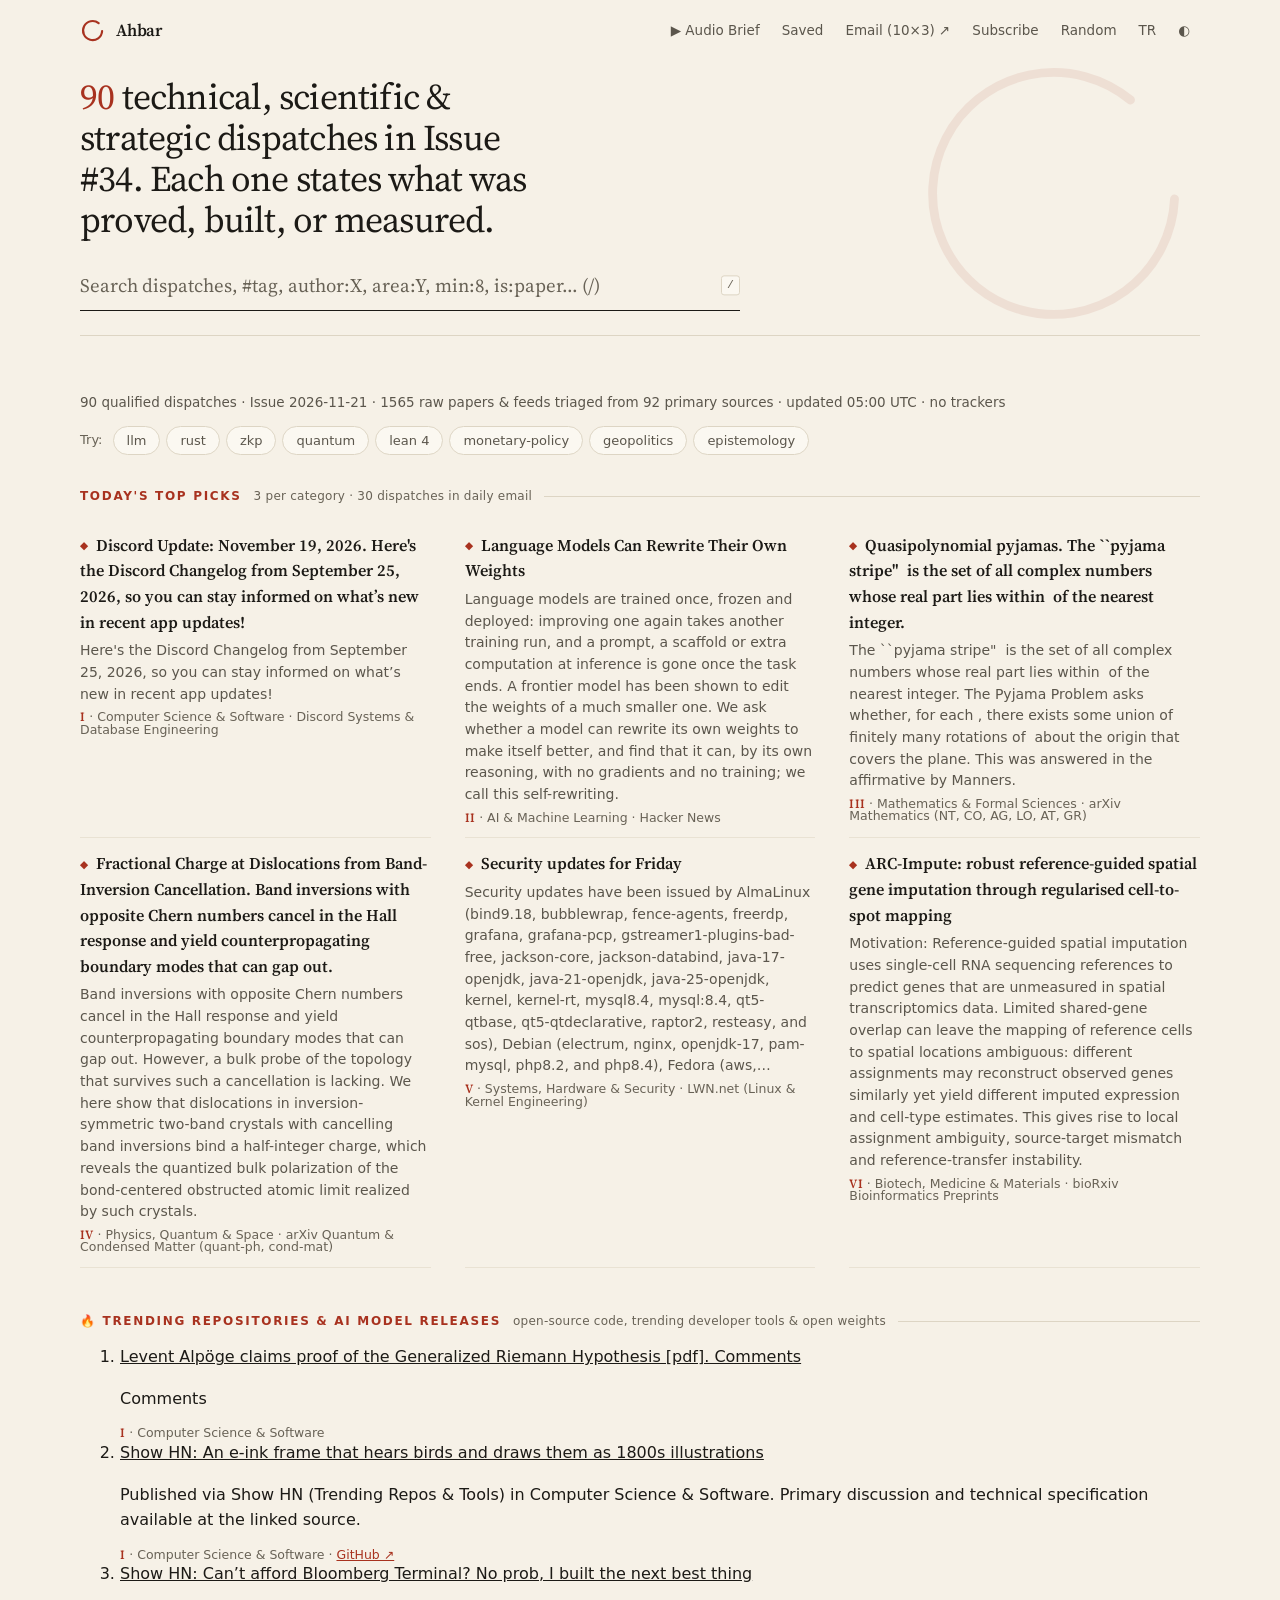
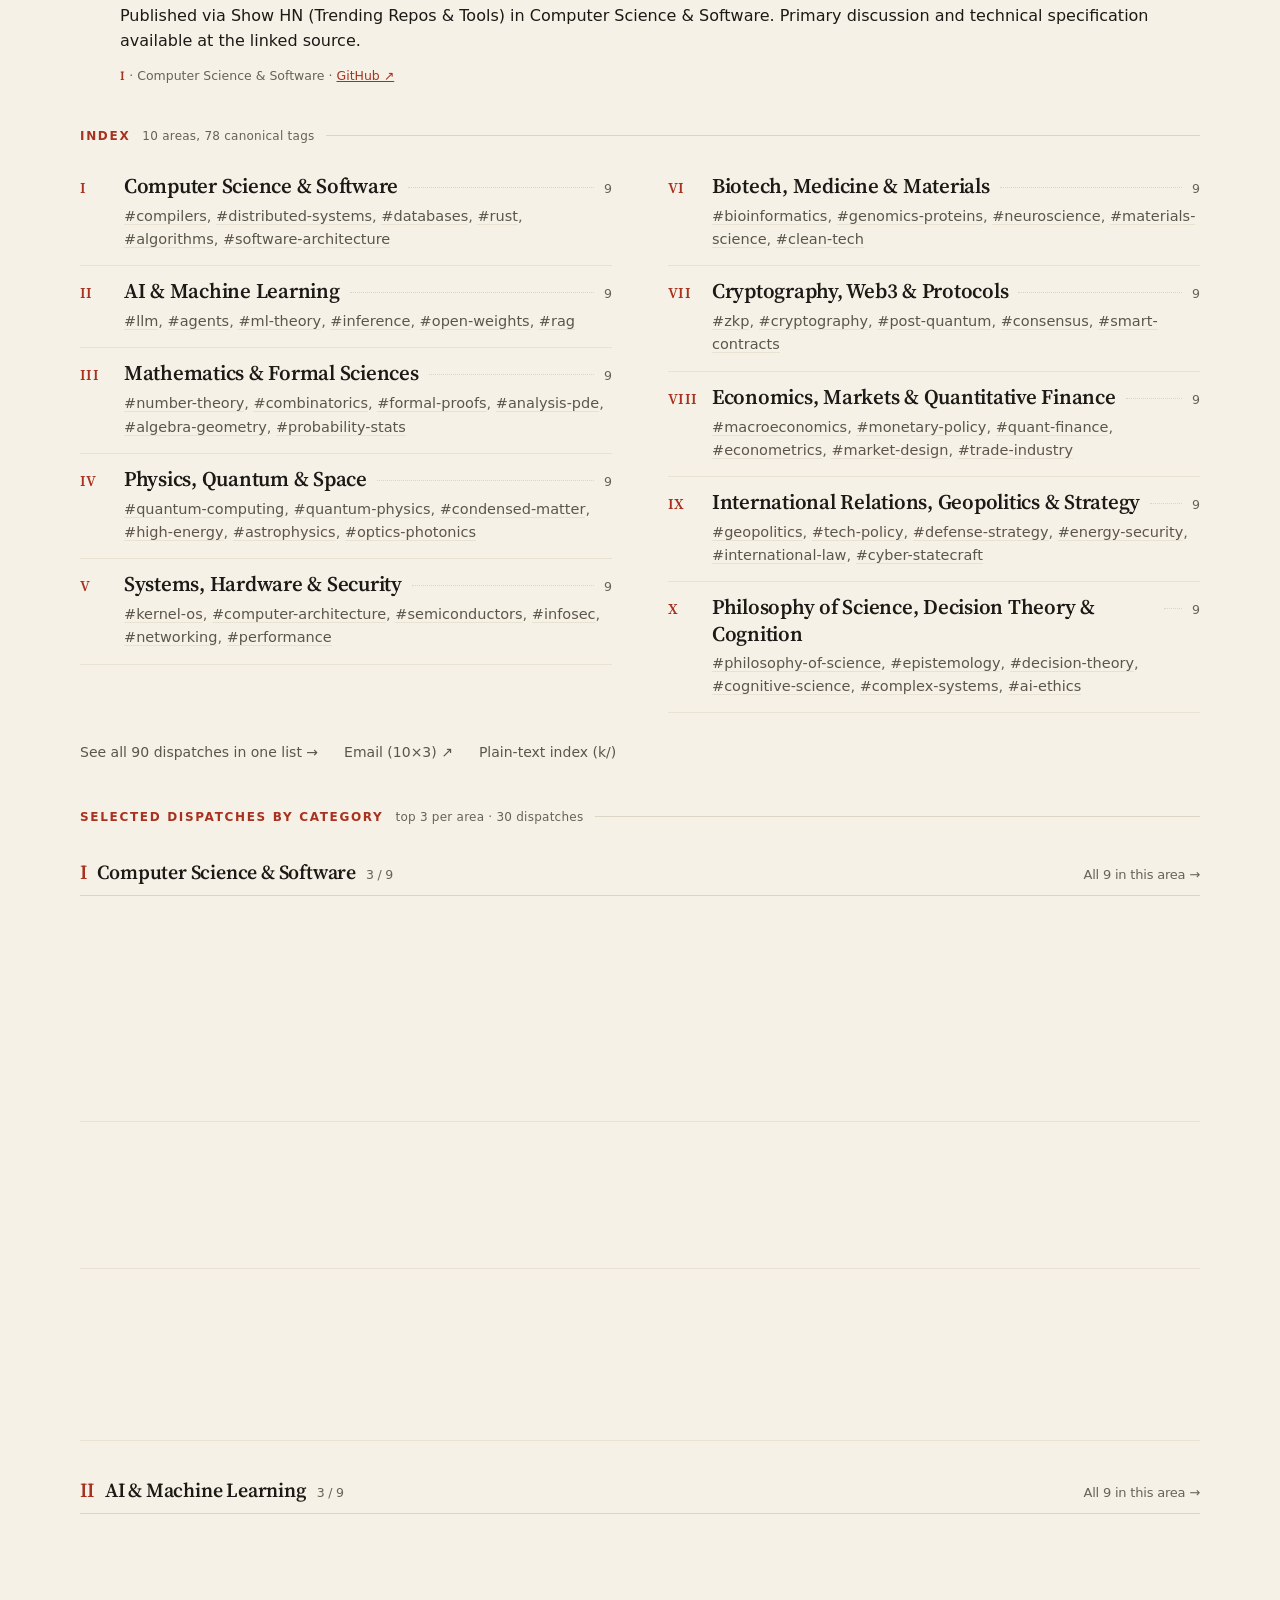
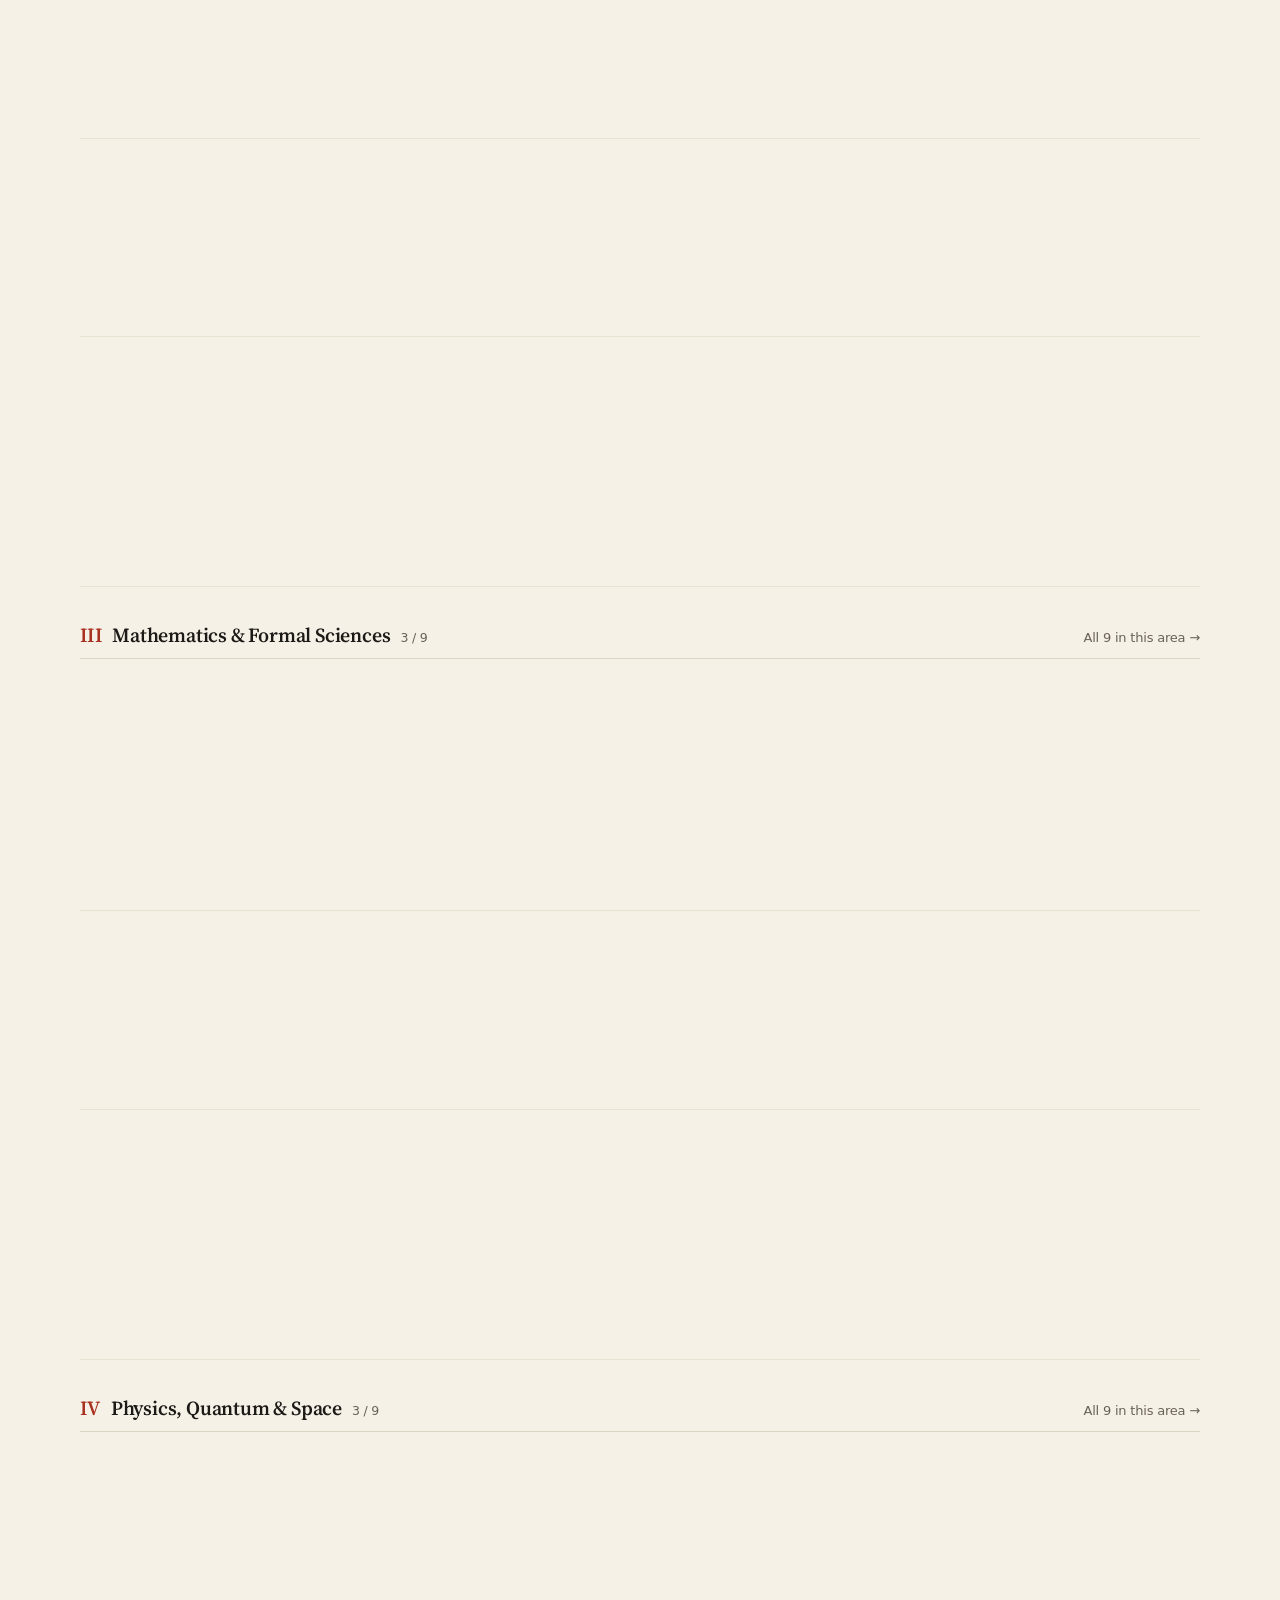
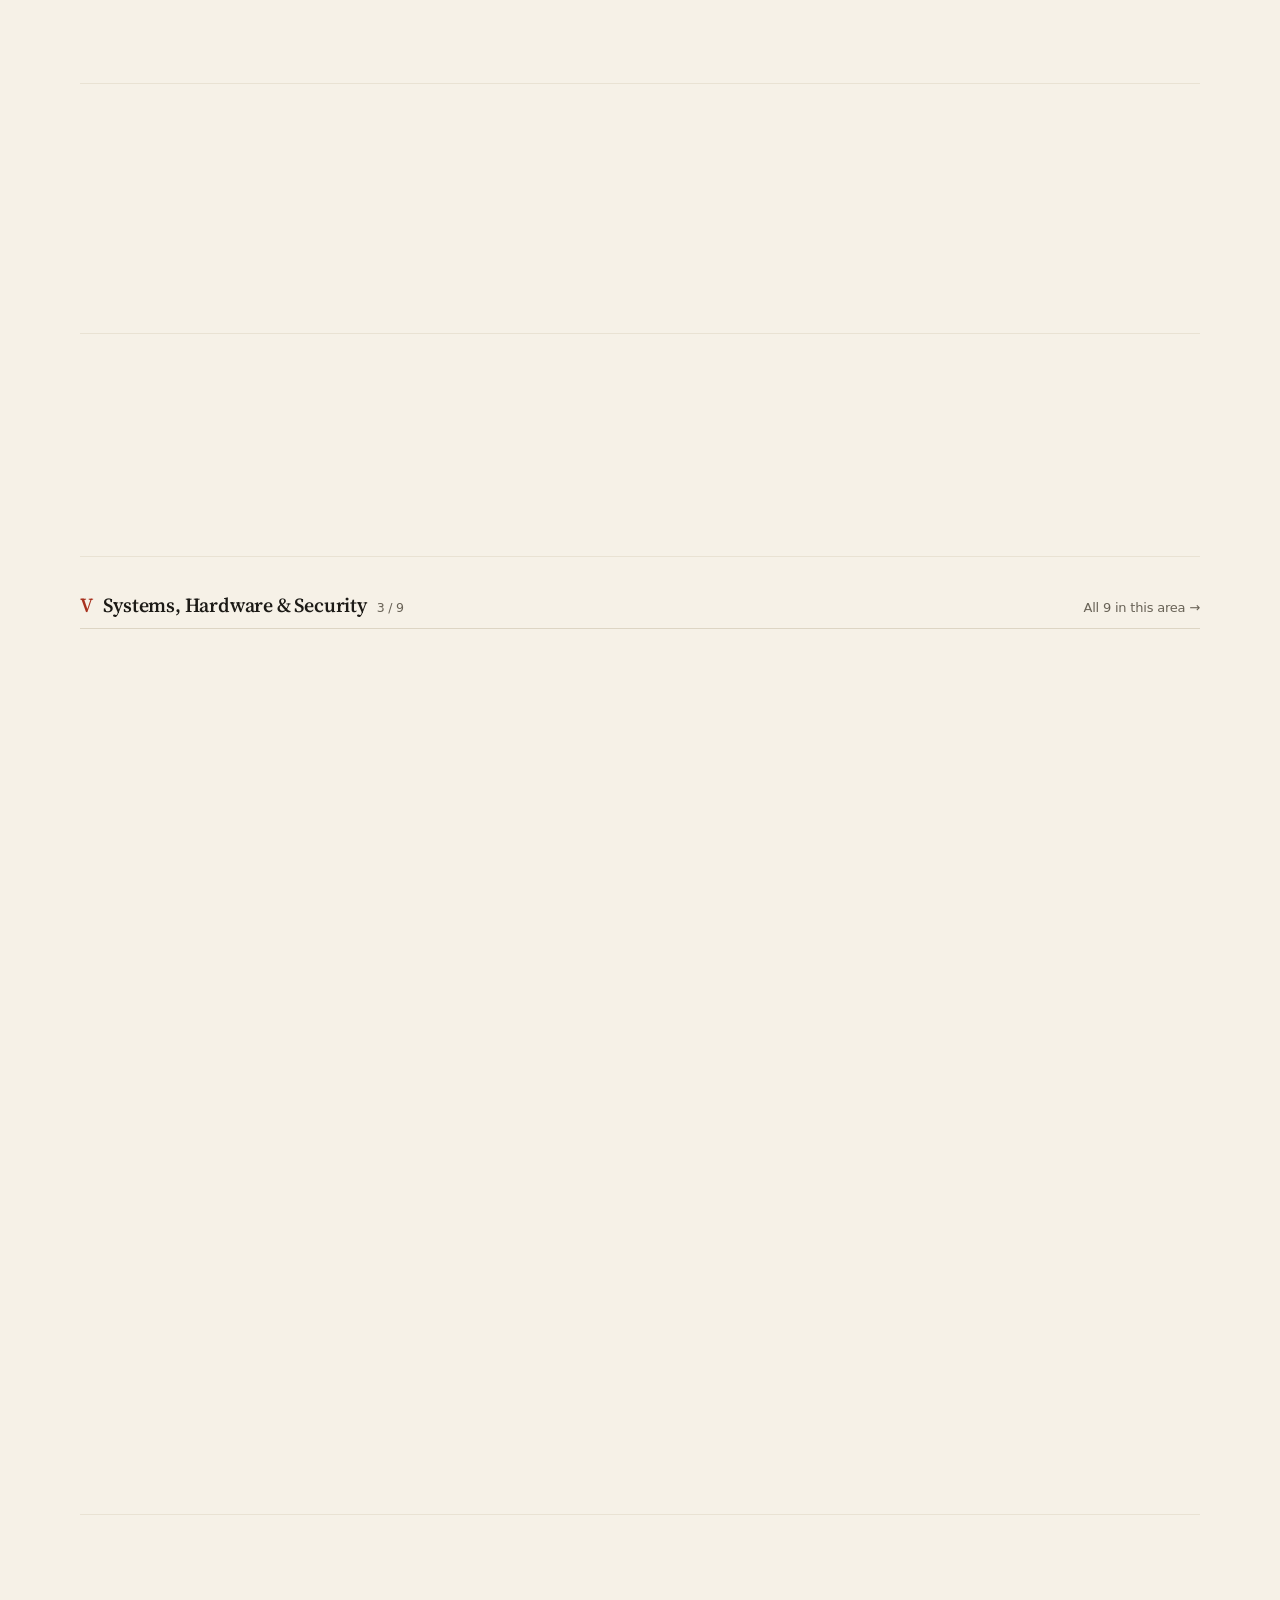
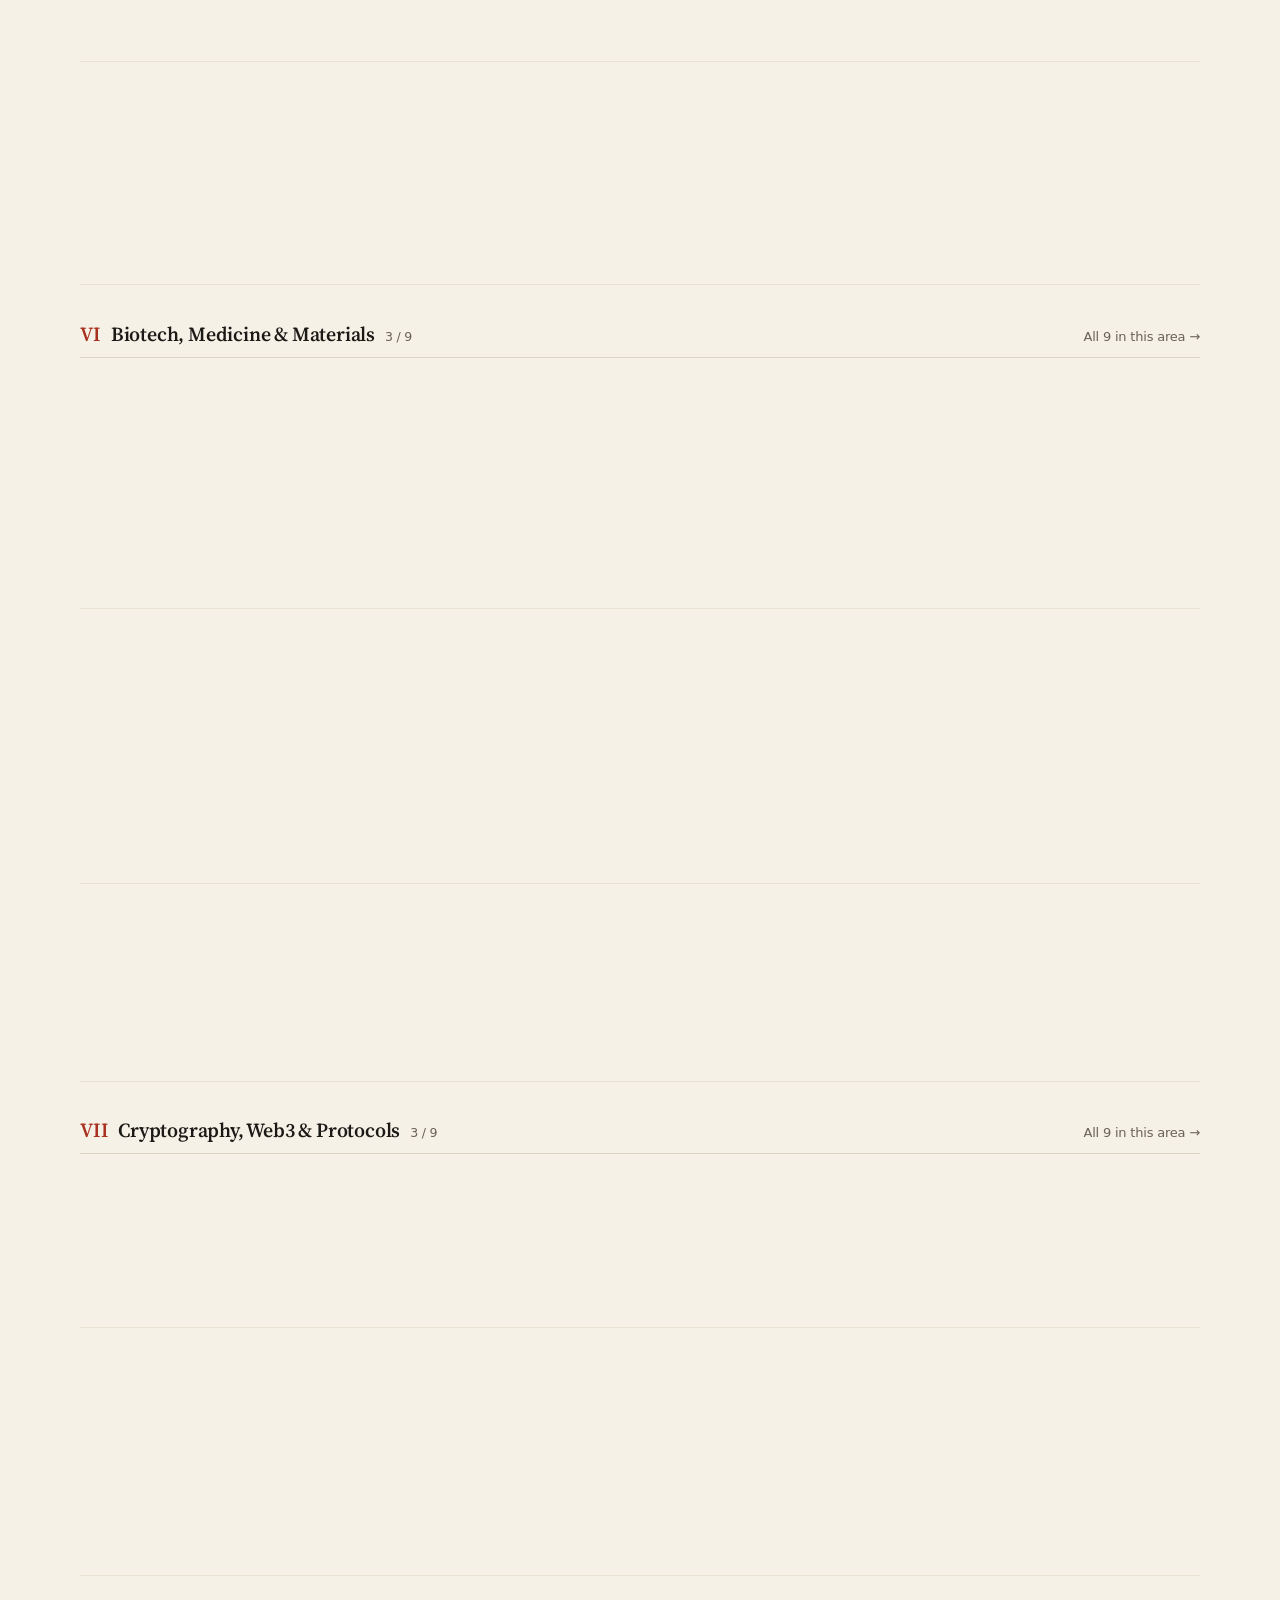
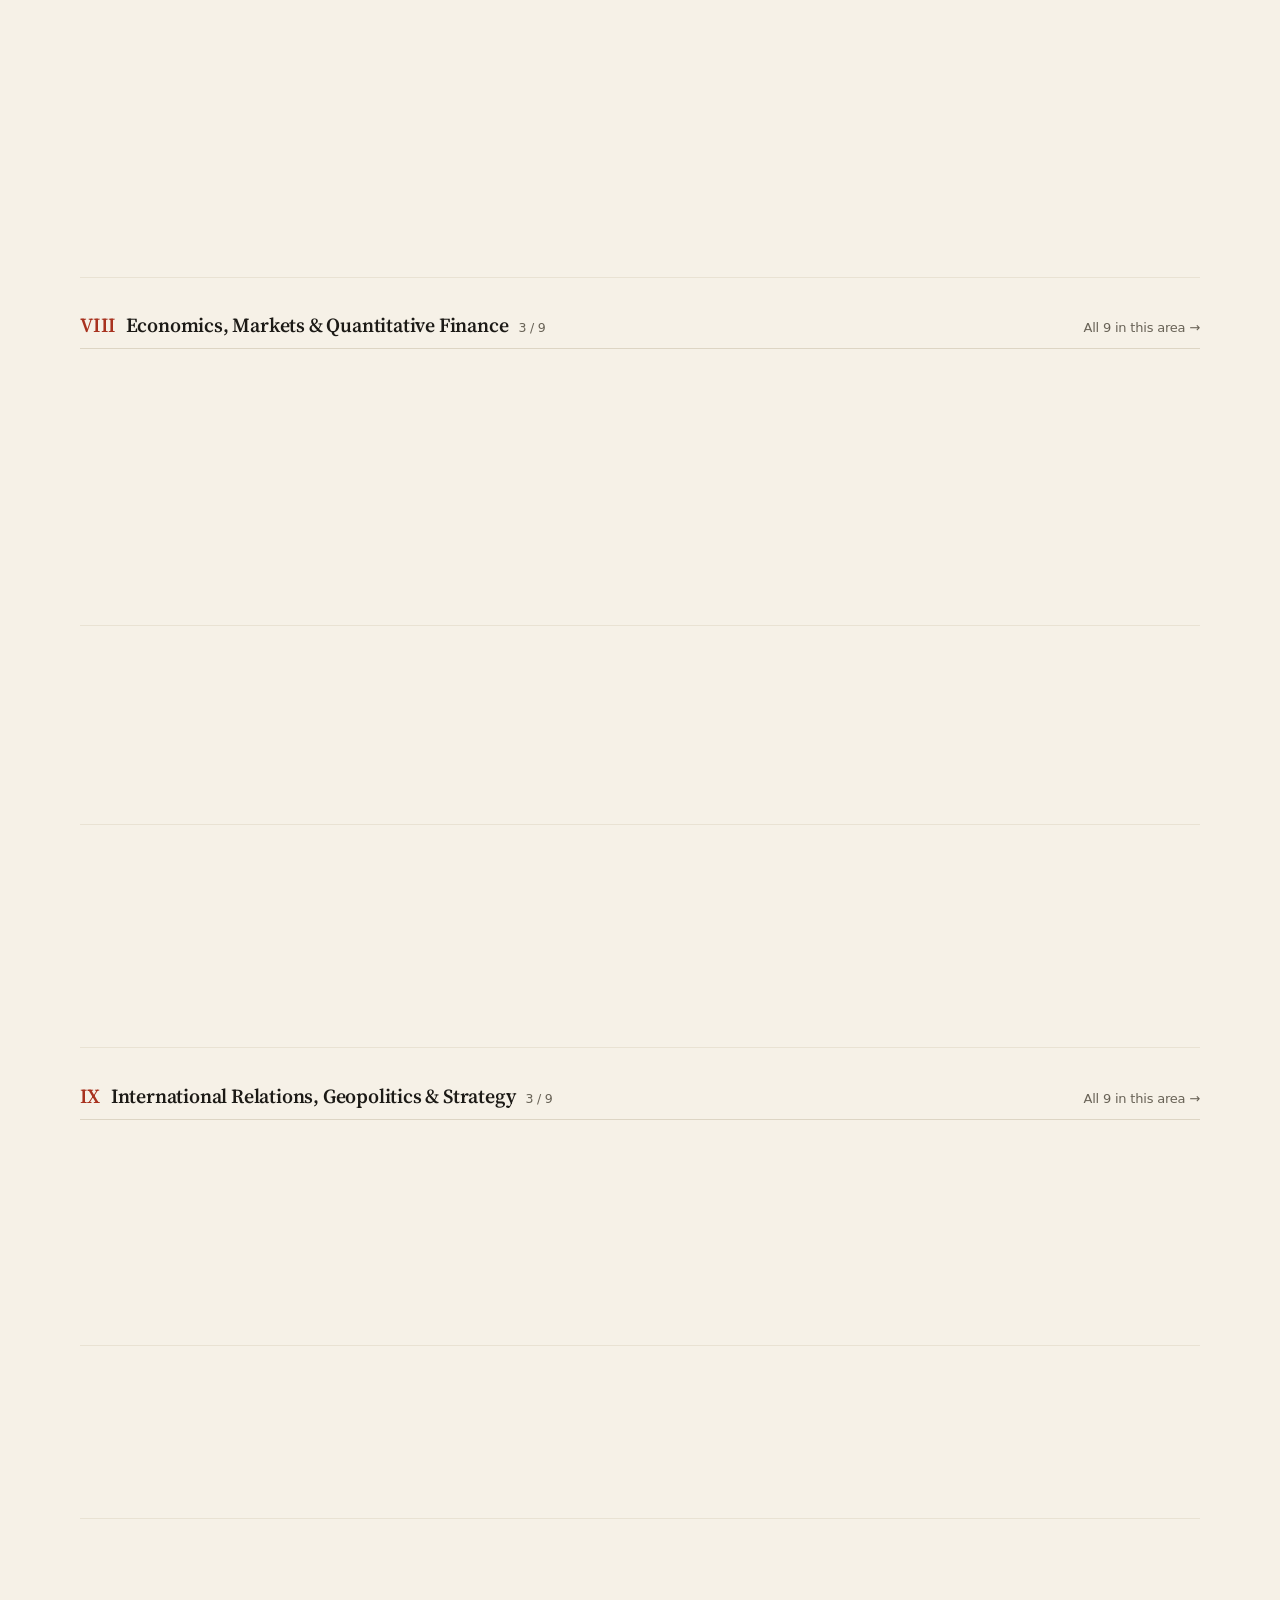
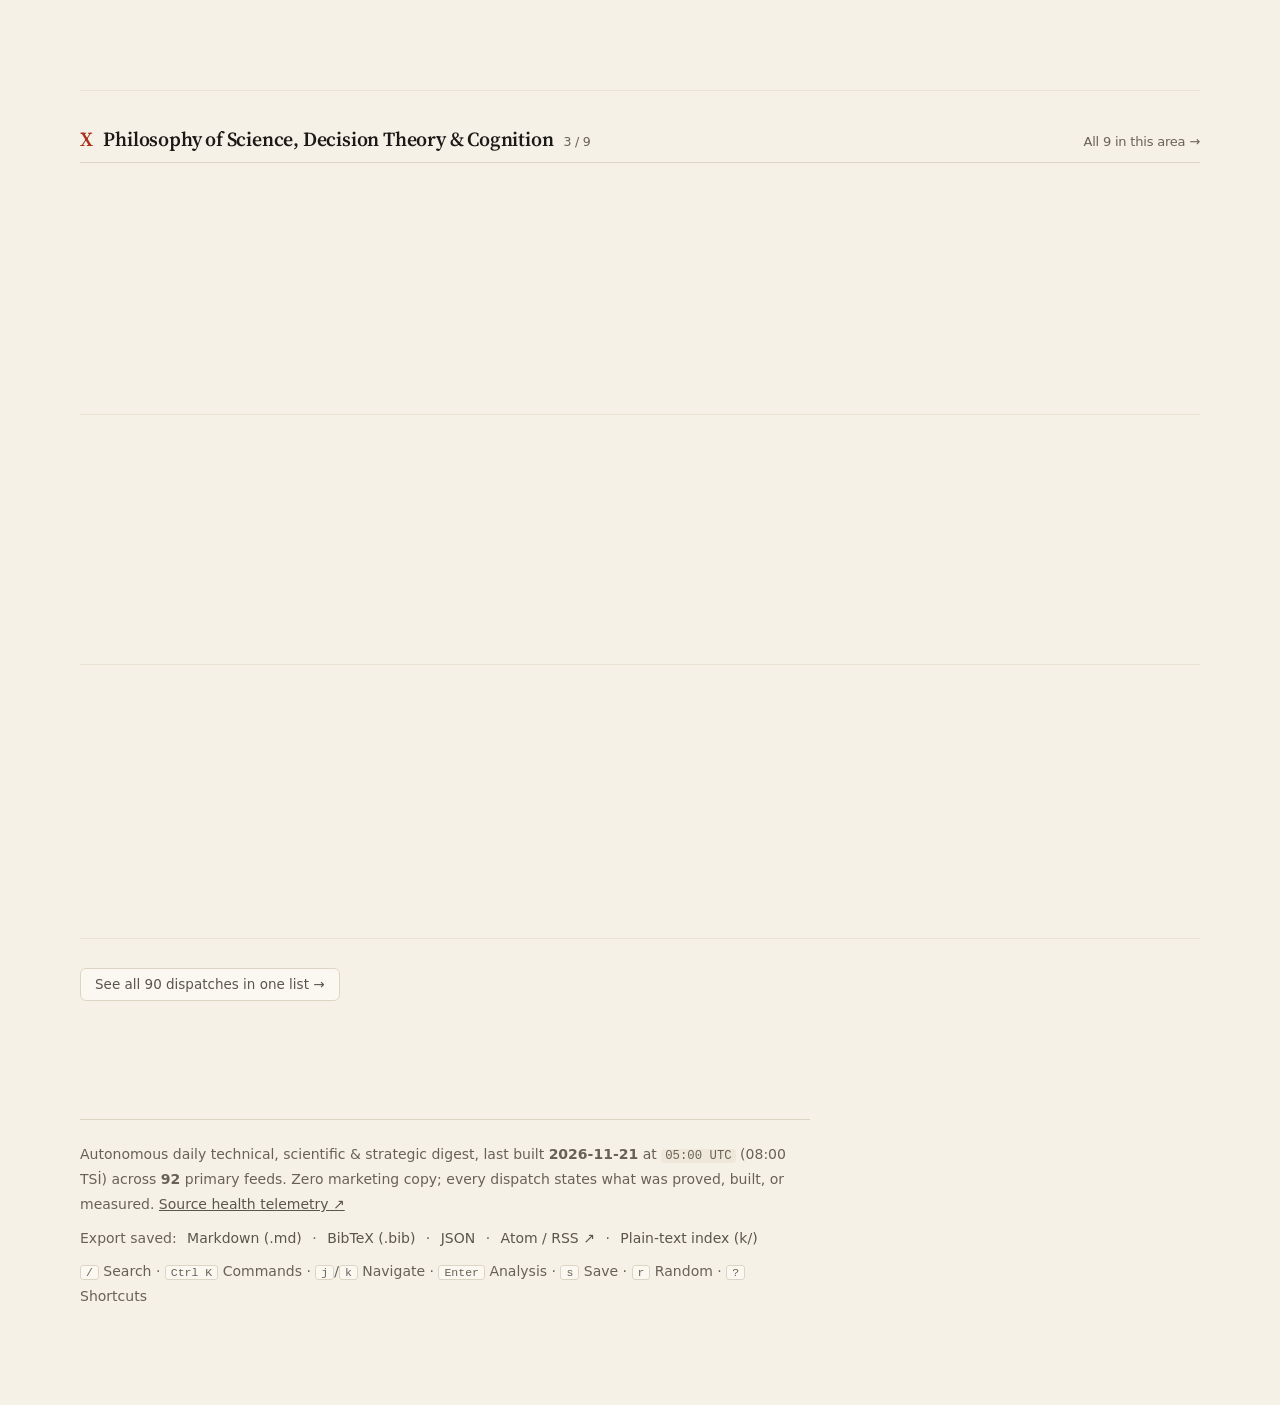
<file: index.html>
<!doctype html>
<html lang="tr" data-theme="light">
<head>
<meta charset="utf-8">
<meta name="viewport" content="width=device-width, initial-scale=1">
<meta http-equiv="Content-Security-Policy" content="default-src 'none'; script-src 'self'; style-src 'self' 'unsafe-inline'; img-src 'self' data:; font-src 'self'; connect-src 'self' https:; object-src 'none'; base-uri 'self'; form-action 'self'">
<title>Ahbar — Günlük Teknik, Bilimsel &amp; Stratejik Bülten</title>
<meta name="description" content="Yazılım, yapay zekâ, matematik, fizik, sistem mimarisi, biyoteknoloji, kriptografi, ekonomi, jeopolitik ve bilim felsefesi alanlarında otonom günlük teknik bülten ve dizin. Her kayıt neyin kanıtlandığını, inşa edildiğini veya ölçüldüğünü söyler.">
<link rel="manifest" href="manifest.json">
<link rel="apple-touch-icon" href="icons/icon-192.svg">
<link rel="alternate" type="application/atom+xml" title="Ahbar — Tüm Kayıtlar (Atom)" href="feed.xml">
<link rel="preload" href="fonts/serif-400.woff2" as="font" type="font/woff2" crossorigin>
<link rel="preload" href="fonts/serif-600.woff2" as="font" type="font/woff2" crossorigin>
<link rel="icon" href="data:image/svg+xml,<svg xmlns='http://www.w3.org/2000/svg' viewBox='0 0 60 60'><path d='M43 12A22 22 0 1 0 51 30' fill='none' stroke='%23a8321f' stroke-width='6' stroke-linecap='round'/></svg>">
<meta name="theme-color" content="#f6f1e7">
<script src="boot.js" data-tr="data/latest.tr.json" data-en="data/latest.en.json"></script>
<!-- INLINE_CSS_START -->
<style>/* Ahbar — Single stylesheet.
   Built directly on the useful-sites editorial design language:
   Ink, paper, and a single functional red (--red).
   Headings and record titles in Source Serif 4 (SIL OFL WOFF2);
   body in system sans-serif; numbers and counters in tabular-nums. */

@font-face{
  font-family:"Serif Fallback";
  src:local("Georgia"),local("Times New Roman"),local("Iowan Old Style");
  size-adjust:98.7%;ascent-override:105%;descent-override:34%;line-gap-override:0%;
}
@font-face{font-family:"Source Serif 4";font-style:normal;font-weight:400;font-display:swap;
  src:url("fonts/serif-400.woff2") format("woff2")}
@font-face{font-family:"Source Serif 4";font-style:normal;font-weight:600;font-display:swap;
  src:url("fonts/serif-600.woff2") format("woff2")}

/* ---------------------------------------------------------------- tokens */
:root{
  --bg:#f6f1e7; --panel:#efe8da; --field:#fbf8f1;
  --fg:#1c1a16; --dim:#5b564c; --faint:#686256;
  --rule:#ddd5c4; --rule2:#e9e2d3;
  --red:#a8321f; --red-soft:#f1e0d6; --on-red:#fbf8f1; --mark:#f1dccd;
  --shadow:0 16px 44px rgba(28,26,22,.14); --scrim:rgba(28,26,22,.42);
  --serif:"Source Serif 4","Serif Fallback",Georgia,"Times New Roman",serif;
  --sans:system-ui,-apple-system,"Segoe UI",Roboto,"Helvetica Neue",Arial,sans-serif;
  --mono:ui-monospace,SFMono-Regular,"SF Mono",Menlo,Consolas,"Liberation Mono",monospace;
  --step:cubic-bezier(.2,.6,.3,1);
  color-scheme:light;
}
@media (prefers-color-scheme:dark){
  :root:not([data-theme="light"]){
    --bg:#15140f; --panel:#1e1c17; --field:#1a1914;
    --fg:#ebe5d8; --dim:#b3ad9f; --faint:#9a9486;
    --rule:#302d26; --rule2:#24221c;
    --red:#e8735b; --red-soft:#2e1a14; --on-red:#15140f; --mark:#3d241b;
    --shadow:0 16px 44px rgba(0,0,0,.5); --scrim:rgba(0,0,0,.6);
    color-scheme:dark;
  }
}
:root[data-theme="dark"]{
  --bg:#15140f; --panel:#1e1c17; --field:#1a1914;
  --fg:#ebe5d8; --dim:#b3ad9f; --faint:#9a9486;
  --rule:#302d26; --rule2:#24221c;
  --red:#e8735b; --red-soft:#2e1a14; --on-red:#15140f; --mark:#3d241b;
  --shadow:0 16px 44px rgba(0,0,0,.5); --scrim:rgba(0,0,0,.6);
  color-scheme:dark;
}

/* ---------------------------------------------------------------- base */
*{box-sizing:border-box}
html{-webkit-text-size-adjust:100%}
@media (prefers-reduced-motion:reduce){*{transition:none!important;animation:none!important}}
body{
  margin:0;background:var(--bg);color:var(--fg);
  font:16px/1.6 var(--sans);font-feature-settings:"kern" 1;
  -webkit-font-smoothing:antialiased;padding:0 28px 88px;
}
::selection{background:var(--red-soft);color:var(--fg)}
a{color:inherit}
button{font:inherit;color:inherit}
:focus-visible{outline:2px solid var(--red);outline-offset:2px;border-radius:2px}
.wrap{max-width:1120px;margin:0 auto}
kbd{font:11.5px/1.5 var(--mono);color:var(--faint);background:var(--field);
  border:1px solid var(--rule);border-radius:3px;padding:0 5px}
code{font:.88em var(--mono);background:var(--panel);border-radius:3px;padding:0 4px}
mark{background:var(--mark);color:inherit;padding:0 2px;border-radius:2px}
math.m{font-family:var(--serif);font-size:1.02em;color:var(--fg)}
math.m-block{display:block;margin:10px 0;font-size:1.08em}
.rn{font-family:var(--serif);font-weight:600;color:var(--red);letter-spacing:.02em}
.n{font:400 12.5px/1 var(--sans);color:var(--faint);font-variant-numeric:tabular-nums}
.k{margin:0;display:flex;align-items:center;gap:12px;
  font:600 12px/1.2 var(--sans);letter-spacing:.14em;text-transform:uppercase;color:var(--red)}
.k::after{content:"";flex:1;height:1px;background:var(--rule)}
.k span{font-weight:400;letter-spacing:.02em;text-transform:none;color:var(--faint)}
.ld{flex:1 1 auto;min-width:18px;border-bottom:1.5px dotted var(--rule);transform:translateY(-5px)}
.vh{position:absolute;width:1px;height:1px;overflow:hidden;clip:rect(0 0 0 0);white-space:nowrap}
.skip{position:absolute;left:-9999px;top:0;z-index:60;padding:12px 18px;
  font:14px/1 var(--sans);color:var(--on-red);background:var(--red);
  text-decoration:none;border-radius:0 0 4px 0}
.skip:focus{left:0}
@keyframes fadeup{from{opacity:0;transform:translateY(4px)}to{opacity:1;transform:none}}
.home,.fieldpage,.one{animation:fadeup .16s var(--step) both}

/* ---------------------------------------------------------------- buttons & chips */
.lnk{display:inline-flex;align-items:center;gap:6px;background:none;border:0;border-radius:5px;
  padding:8px 10px;cursor:pointer;font:13.5px/1 var(--sans);color:var(--dim);text-decoration:none;
  transition:color .12s var(--step),background .12s var(--step)}
.lnk:hover{color:var(--fg);background:var(--panel)}
.btn{display:inline-flex;align-items:center;justify-content:center;gap:6px;cursor:pointer;
  font:13.5px/1 var(--sans);color:var(--dim);background:var(--field);
  border:1px solid var(--rule);border-radius:6px;padding:9px 14px;text-decoration:none;
  transition:color .12s var(--step),border-color .12s var(--step),background .12s var(--step)}
.btn:hover{color:var(--fg);border-color:var(--faint)}
.btn.primary{color:var(--bg);background:var(--fg);border-color:var(--fg)}
.btn.primary:hover{color:var(--on-red);background:var(--red);border-color:var(--red)}
.btn:disabled{opacity:.4;cursor:default}
.chip{display:inline-flex;align-items:center;gap:6px;cursor:pointer;white-space:nowrap;
  font:13px/1.2 var(--sans);color:var(--dim);background:var(--field);
  border:1px solid var(--rule);border-radius:999px;padding:6px 13px;text-decoration:none;
  transition:color .12s var(--step),border-color .12s var(--step),background .12s var(--step)}
.chip:hover{color:var(--fg);border-color:var(--faint)}
.chip.on,.chip[aria-pressed="true"]{color:var(--red);border-color:var(--red);background:var(--red-soft)}
.chip .c{color:var(--faint);font-variant-numeric:tabular-nums}
.chip.on .c,.chip[aria-pressed="true"] .c{color:inherit}
.chip .x{font-size:11px;opacity:.75}
.chip.more{border-style:dashed}

/* ---------------------------------------------------------------- top bar */
header.top{position:relative;display:grid;grid-template-columns:auto minmax(0,1fr) auto;
  grid-template-areas:"logo search acts";align-items:center;gap:14px 24px;
  padding:16px 0;border-bottom:1px solid var(--rule)}
.logo{grid-area:logo;display:inline-flex;align-items:center;gap:10px;text-decoration:none;
  font:600 17px/1 var(--serif);letter-spacing:-.01em;white-space:nowrap;color:var(--fg)}
.enso{width:26px;height:26px;flex:none}
.enso path,.wm path{fill:none;stroke:var(--red);stroke-linecap:round}
.enso path{stroke-width:5}
.hero,.wm{display:none}
.search{grid-area:search;position:relative;width:100%;max-width:540px}
#q{width:100%;font:15px/1.4 var(--sans);color:var(--fg);background:var(--field);
  border:1px solid var(--rule);border-radius:6px;padding:9px 40px 9px 13px;
  transition:border-color .12s var(--step),box-shadow .12s var(--step)}
#q::placeholder{color:var(--faint)}
#q:focus{outline:none;border-color:var(--red);box-shadow:0 0 0 3px var(--red-soft)}
.search kbd{position:absolute;right:10px;top:50%;transform:translateY(-50%);pointer-events:none}
#q:focus + kbd{display:none}
.acts{grid-area:acts;display:flex;align-items:center;gap:2px;flex-wrap:wrap}

body.at-home header.top{grid-template-columns:minmax(0,1fr) auto;
  grid-template-areas:"logo acts" "hero hero" "search search";row-gap:0;padding:16px 0 24px}
body.at-home .hero{grid-area:hero;display:block;position:relative;z-index:1;
  margin:30px 0 20px;max-width:32ch;font:400 36px/1.14 var(--serif);letter-spacing:-.022em;
  text-wrap:balance}
body.at-home .hero em{font-style:normal;color:var(--red)}
body.at-home .wm{display:block;position:absolute;right:-24px;top:34px;width:330px;height:330px;
  opacity:.09;pointer-events:none}
body.at-home .wm path{stroke-width:1.6}
body.at-home .search{max-width:660px;z-index:1}
body.at-home #q{font:19px/1.4 var(--serif);padding:12px 40px 12px 0;background:transparent;
  border:0;border-bottom:1.5px solid var(--fg);border-radius:0}
body.at-home #q:focus{box-shadow:none;border-bottom-color:var(--red)}
body.at-home .search kbd{right:0}

/* ---------------------------------------------------------------- layout & sidebar */
.cols{display:grid;grid-template-columns:200px minmax(0,1fr);gap:56px;margin-top:34px;align-items:start}
.cols > *{min-width:0}
body.calm .cols{grid-template-columns:minmax(0,1fr)}
body.calm .side{display:none}
.side{position:sticky;top:22px;max-height:calc(100vh - 44px);overflow:auto;padding-bottom:12px}
.side-k{margin:0 0 10px;font:600 12px/1.35 var(--sans);letter-spacing:.12em;
  text-transform:uppercase;color:var(--red)}
.side ol{list-style:none;margin:0;padding:0}
.side a{display:flex;align-items:baseline;gap:8px;padding:7px 0;border-bottom:1px solid var(--rule2);
  font-size:14px;line-height:1.35;color:var(--dim);text-decoration:none;transition:color .12s var(--step);cursor:pointer}
.side a .t{flex:1}
.side a:hover{color:var(--fg)}
.side a.on{color:var(--fg);font-weight:600}
.side a.on::before{content:"▸";color:var(--red)}
.side a.all{border:0;margin-top:10px;font-size:13px;color:var(--faint)}
.side a.all:hover{color:var(--red)}

/* ---------------------------------------------------------------- page header */
.crumb{margin:0 0 8px;font-size:13px;color:var(--faint)}
.crumb a{color:var(--dim);text-decoration:none;cursor:pointer}
.crumb a:hover{color:var(--red)}
.crumb b{margin:0 7px;font-weight:400;color:var(--red)}
.ph{margin:0 0 12px;display:flex;align-items:baseline;flex-wrap:wrap;gap:4px 12px;
  font:600 34px/1.12 var(--serif);letter-spacing:-.017em}
.ph .rn{font-size:.6em}
.lede{margin:0 0 20px;max-width:66ch;font:400 17px/1.62 var(--serif);color:var(--dim)}
.none{padding:36px 0;color:var(--dim)}
.none a{color:var(--red);cursor:pointer}
.sh{margin:36px 0 2px;padding-bottom:10px;border-bottom:1px solid var(--rule);
  display:flex;align-items:baseline;gap:10px;font:600 20px/1.25 var(--serif);letter-spacing:-.01em}
.sh .more-area{margin-left:auto;font:400 13px/1 var(--sans);color:var(--faint);text-decoration:none}
.sh .more-area:hover{color:var(--red)}

/* ---------------------------------------------------------------- toolbar (.tb) */
.tb{display:flex;align-items:center;flex-wrap:wrap;gap:8px;padding:10px 0;margin:0 0 4px;
  border-top:1px solid var(--rule);border-bottom:1px solid var(--rule)}
.tb .sp{margin-left:auto;display:flex;align-items:center;gap:12px;font-size:13px;color:var(--faint)}
.sortl{display:inline-flex;align-items:center;gap:6px}
.tb select{font:13px/1.2 var(--sans);color:var(--dim);background:var(--field);
  border:1px solid var(--rule);border-radius:6px;padding:5px 8px;cursor:pointer}
.tb select:hover{border-color:var(--faint);color:var(--fg)}

/* ---------------------------------------------------------------- record (.rec) */
.recs{margin:0}
#list .rec:not(.big){content-visibility:auto;contain-intrinsic-size:auto 150px}
.rec{display:grid;grid-template-columns:30px minmax(0,1fr);column-gap:8px;
  padding:18px 0;border-bottom:1px solid var(--rule2)}
.rec.kb-focus{background:var(--panel);margin:0 -12px;padding:18px 12px;border-radius:4px}
.rec .no{font:600 13.5px/28px var(--serif);color:var(--red);text-align:right;
  font-variant-numeric:tabular-nums}
.rb{min-width:0}
.path{margin:0 0 2px;font-size:12.5px;color:var(--faint)}
.path a{color:var(--red);text-decoration:none;cursor:pointer}
.path a:hover{text-decoration:underline}
.nm{display:flex;align-items:baseline;gap:4px 10px;flex-wrap:wrap}
.rec a.name{font:600 19.5px/1.3 var(--serif);letter-spacing:-.006em;text-decoration:none;color:var(--fg);cursor:pointer}
.rec a.name:hover{color:var(--red);text-decoration:underline;text-underline-offset:3px;
  text-decoration-thickness:1px}
.rec.seen a.name{color:var(--dim)}
.host{font-size:13px;color:var(--faint);overflow:hidden;text-overflow:ellipsis;white-space:nowrap;max-width:100%}
.pk{font:12px/1.5 var(--sans);color:var(--red);border:1px solid var(--red);border-radius:3px;
  padding:0 6px;white-space:nowrap}
.desc{margin:6px 0 0;max-width:72ch;font-size:15.5px;line-height:1.64;color:var(--dim)}
.mt{margin-top:9px;display:flex;flex-wrap:wrap;align-items:baseline;gap:4px 16px;
  font-size:13px;color:var(--faint)}
.itags span{cursor:pointer;color:var(--dim);transition:color .12s var(--step)}
.itags span:hover{color:var(--red)}
.itags i{font-style:normal;color:var(--rule);margin:0 5px}
.rel a{color:var(--dim);text-decoration:none;border-bottom:1px solid var(--rule);cursor:pointer}
.rel a:hover{color:var(--red);border-bottom-color:var(--red)}
.meta{margin-left:auto;display:flex;gap:12px;align-items:baseline;flex-wrap:wrap}
.arch{color:var(--faint);text-decoration:none;border-bottom:1px dotted var(--rule);cursor:pointer;background:none;border-top:0;border-left:0;border-right:0;padding:0;font:inherit}
.arch:hover,.arch.on{color:var(--red);border-bottom-color:var(--red)}
.save{flex:none;margin-left:auto;padding:2px 4px;background:none;border:0;border-radius:4px;cursor:pointer;
  font-size:17px;line-height:1;color:var(--faint);transition:color .12s var(--step)}
.save:hover,.save[aria-pressed="true"]{color:var(--red)}
.cmpb{padding:0;background:none;border:0;border-bottom:1px dotted var(--rule);cursor:pointer;
  font:inherit;color:var(--faint)}
.cmpb:hover,.cmpb[aria-pressed="true"]{color:var(--red);border-bottom-color:var(--red)}
@media (hover:hover){
  .rec .meta .cmpb:not([aria-pressed="true"]){visibility:hidden}
  .rec:hover .meta .cmpb,.rec:focus-within .meta .cmpb{visibility:visible}
}
#savedb .c{color:var(--red);font-variant-numeric:tabular-nums}
#savedb[aria-pressed="true"]{color:var(--fg)}
.shelfx{margin:0 0 16px;display:flex;gap:8px;flex-wrap:wrap;align-items:center}

/* Compare Tray & Side-by-Side Table (.tray & .cmp) */
.tray{position:fixed;left:50%;bottom:20px;z-index:35;transform:translateX(-50%);display:flex;gap:8px;padding:8px;
  background:var(--bg);border:1px solid var(--rule);border-radius:12px;box-shadow:var(--shadow)}
.tray[hidden]{display:none}
.tray .btn{text-decoration:none}
.cmpwrap{overflow-x:auto;scroll-snap-type:x mandatory;margin:8px 0 0;border-top:1px solid var(--rule)}
.cmp{border-collapse:separate;border-spacing:0;min-width:100%}
.cmp th,.cmp td{padding:12px 14px;border-bottom:1px solid var(--rule2);vertical-align:top;text-align:left;
  font-size:14.5px;line-height:1.55;color:var(--dim)}
.cmp thead th{min-width:240px;scroll-snap-align:start;font:600 18px/1.3 var(--serif);color:var(--fg)}
.cmp thead th a{color:var(--fg);text-decoration:none}
.cmp thead th a:hover{color:var(--red)}
.cmp thead .host{display:block;margin:2px 0 0;font:400 12.5px/1.4 var(--sans)}
.cmp thead .lnk{margin:4px 0 0 -10px;font-size:12.5px}
.cmp tbody th{width:150px;font:600 11.5px/1.5 var(--sans);letter-spacing:.08em;text-transform:uppercase;color:var(--faint)}
.cmp tbody td{min-width:240px}
.cmp tr > :first-child{position:sticky;left:0;z-index:1;background:var(--bg)}

/* Detail View (.rec.big / .one) */
.rec.big{grid-template-columns:minmax(0,1fr);border-bottom:0;padding-top:4px}
.rec.big .no{display:none}
.rec.big .ph{margin:0}
.rec.big a.name{font-size:31px;line-height:1.18;letter-spacing:-.016em}
.rec.big .desc{font:400 17.5px/1.66 var(--serif);max-width:68ch;color:var(--fg);margin-top:14px}
.visit{display:flex;flex-wrap:wrap;gap:8px;margin:14px 0 18px}
.visit .btn{text-decoration:none}
.vs{list-style:none;margin:10px 0 28px;padding:0}
.vs li{display:flex;gap:14px;align-items:baseline;flex-wrap:wrap;padding:11px 0;border-bottom:1px solid var(--rule2)}
.vs a{font:600 16.5px/1.3 var(--serif);color:var(--fg);text-decoration:none;cursor:pointer}
.vs a:hover{color:var(--red)}
.vs .ax{font-size:14.5px;line-height:1.62;color:var(--dim);max-width:72ch}
.bibtex-pre{background:var(--panel);border:1px solid var(--rule);border-radius:6px;
  padding:12px 14px;font:12px/1.5 var(--mono);overflow-x:auto;white-space:pre-wrap;margin:10px 0 24px}

/* ---------------------------------------------------------------- home (.home) */
.home{padding:22px 0 0}
.hsec{margin:0 0 46px}
.hpicks{list-style:none;margin:16px 0 0;padding:0;
  display:grid;grid-template-columns:repeat(3,minmax(0,1fr));gap:0 34px}
.hpicks li{padding:13px 0;border-bottom:1px solid var(--rule2)}
.hpicks a.hp-title{font:600 16.5px/1.32 var(--serif);text-decoration:none;display:inline;cursor:pointer}
.hpicks a.hp-title::before{content:"◆";color:var(--red);font-size:.6em;margin-right:8px;position:relative;top:-.15em}
.hpicks a.hp-title:hover{color:var(--red)}
.hpicks p{margin:5px 0 0;font-size:14px;line-height:1.55;color:var(--dim)}
.fx{list-style:none;margin:18px 0 0;padding:0;columns:2;column-gap:56px}
.fe{break-inside:avoid;padding:12px 0 14px;border-bottom:1px solid var(--rule2)}
.ft{display:flex;align-items:baseline;gap:10px;text-decoration:none;cursor:pointer}
.ft .rn{width:34px;flex:none;font-size:15px}
.fn{font:600 21px/1.25 var(--serif);letter-spacing:-.012em;transition:color .12s var(--step)}
.ft:hover .fn{color:var(--red)}
.fc{margin:5px 0 0 44px;font-size:14.5px;line-height:1.6;color:var(--faint)}
.fc a{color:var(--dim);text-decoration:none;border-bottom:1px solid var(--rule2);cursor:pointer}
.fc a:hover{color:var(--red);border-bottom-color:var(--red)}
.hlinks{display:flex;gap:26px;flex-wrap:wrap;margin:28px 0 0;font-size:14px}
.hlinks a{color:var(--dim);text-decoration:none;cursor:pointer}
.hlinks a:hover{color:var(--red)}
.proof{margin:0 0 12px;font-size:13.5px;line-height:1.6;color:var(--dim)}
.tryq{display:flex;flex-wrap:wrap;align-items:center;gap:6px;margin:0 0 34px}
.tryq span{margin-right:4px;font-size:13px;color:var(--faint)}
.tryq .chip{text-decoration:none}

/* ---------------------------------------------------------------- dialogs (filt, sub, pal, kbh) */
dialog#filt,dialog#sub,dialog#pal,dialog#kbh{border:1px solid var(--rule);border-radius:12px;padding:0;
  background:var(--bg);color:var(--fg);box-shadow:var(--shadow)}
dialog#filt::backdrop,dialog#sub::backdrop,dialog#pal::backdrop,dialog#kbh::backdrop{background:var(--scrim)}
dialog#filt{width:min(580px,calc(100vw - 32px))}
dialog#sub{width:min(680px,calc(100vw - 32px));max-height:calc(100vh - 48px)}
dialog#pal,dialog#kbh{margin:12vh auto auto;width:min(600px,calc(100vw - 32px))}
.fl-h{display:flex;align-items:center;gap:4px;padding:12px 12px 10px 18px;border-bottom:1px solid var(--rule2)}
.fl-h h2{margin:0 auto 0 0;font:600 19px/1.2 var(--serif)}
.fl-b{padding:8px 18px 16px;max-height:min(65vh,560px);overflow:auto}
.fg{padding:12px 0 4px}
.fk{margin:0 0 8px;font:600 11.5px/1 var(--sans);letter-spacing:.1em;text-transform:uppercase;color:var(--faint)}
.fg .cs{display:flex;flex-wrap:wrap;gap:6px}
.sub-h{display:flex;align-items:baseline;gap:12px;padding:20px 22px 14px;border-bottom:1px solid var(--rule)}
.sub-h h2{margin:0;font:600 21px/1.2 var(--serif)}
.sub-h .btn{margin-left:auto}
.sub-body{padding:18px 22px 8px;overflow-y:auto;max-height:calc(100vh - 210px)}
.fld{margin:0 0 14px}
.fld label{display:block;margin-bottom:6px;font:600 11.5px/1 var(--sans);letter-spacing:.08em;
  text-transform:uppercase;color:var(--faint)}
.fld input,.fld select{width:100%;font:15px/1.55 var(--sans);color:var(--fg);
  background:var(--field);border:1px solid var(--rule);border-radius:6px;padding:9px 11px}
.fld input:focus,.fld select:focus{outline:none;border-color:var(--red);box-shadow:0 0 0 3px var(--red-soft)}
.sub-note{margin:0 0 16px;font-size:14px;line-height:1.66;color:var(--dim)}
.sub-note b{color:var(--fg);font-weight:600}
.sub-f{display:flex;gap:8px;flex-wrap:wrap;align-items:center;padding:14px 22px 20px;border-top:1px solid var(--rule2)}
.sub-f .msg{margin-left:auto;text-align:right;font-size:12.5px;line-height:1.5;color:var(--red)}

#pal-q{width:100%;padding:14px 18px;font:17px/1.4 var(--sans);color:var(--fg);background:var(--field);
  border:0;border-bottom:1px solid var(--rule);border-radius:12px 12px 0 0}
#pal-q:focus{outline:none;box-shadow:inset 0 -2px 0 var(--red)}
#pal-list{list-style:none;margin:0;padding:6px;max-height:min(56vh,460px);overflow:auto}
.pal-g{padding:10px 12px 4px;font:600 11px/1 var(--sans);letter-spacing:.1em;text-transform:uppercase;color:var(--faint)}
#pal-list [role="option"]{display:flex;align-items:baseline;gap:12px;min-height:40px;padding:9px 12px;
  border-radius:6px;cursor:pointer}
#pal-list [role="option"]:hover,#pal-list [aria-selected="true"]{background:var(--panel);box-shadow:inset 3px 0 0 var(--red)}
.ps{margin-left:auto;max-width:45%;overflow:hidden;text-overflow:ellipsis;white-space:nowrap;font-size:12.5px;color:var(--faint)}
#kbh-list{display:grid;grid-template-columns:auto minmax(0,1fr);gap:10px 18px;margin:0;padding:16px 18px 22px}
#kbh-list dt{white-space:nowrap}
#kbh-list dd{margin:0;color:var(--dim)}

/* ---------------------------------------------------------------- loading skeleton (html.pending) */
html.pending #list > [data-pre]{display:none}
html.pending #list::before{content:"";display:block;height:520px;border-radius:4px;
  background:repeating-linear-gradient(to bottom,var(--panel) 0 20px,transparent 20px 36px,
    var(--rule2) 36px 52px,transparent 52px 104px);animation:pulse 1.1s ease-in-out infinite alternate}
@keyframes pulse{from{opacity:.5}to{opacity:1}}

/* ---------------------------------------------------------------- footer & top btn */
footer{margin-top:72px;padding-top:22px;border-top:1px solid var(--rule);max-width:82ch;
  font-size:14px;line-height:1.8;color:var(--faint)}
footer p{margin:0 0 8px}
footer a{color:var(--dim)}
footer a:hover{color:var(--red)}
footer .lnk{padding:4px 6px;font-size:14px}
#top{position:fixed;right:24px;bottom:24px;z-index:30;opacity:0;pointer-events:none;
  transform:translateY(6px);transition:opacity .18s var(--step),transform .18s var(--step)}
#top.show{opacity:1;pointer-events:auto;transform:none}

/* ---------------------------------------------------------------- responsive & accessibility */
@media (max-width:1000px){
  .hpicks{grid-template-columns:repeat(2,minmax(0,1fr))}
}
@media (max-width:900px){
  .cols{grid-template-columns:minmax(0,1fr);gap:0;margin-top:20px}
  .side{display:none}
  .fx{columns:1}
}
@media (max-width:720px){
  body{padding:0 16px 72px}
  header.top{grid-template-columns:minmax(0,1fr);grid-template-areas:"logo" "acts" "search";row-gap:10px}
  body.at-home header.top{grid-template-areas:"logo" "acts" "hero" "search";padding:14px 0 22px}
  body.static header.top{grid-template-columns:minmax(0,1fr);grid-template-areas:"logo" "acts";row-gap:4px}
  body.at-home .hero{font-size:29px;margin:20px 0 14px}
  body.at-home .wm{display:none}
  body.at-home #q{font-size:17px}
  .hpicks{grid-template-columns:1fr}
  .rec{grid-template-columns:24px minmax(0,1fr);column-gap:6px;padding:15px 0}
  .rec a.name{font-size:17.5px}
  .rec.big a.name{font-size:25px}
  .meta{margin-left:0}
  .tray{left:12px;right:12px;bottom:12px;transform:none}
  .tray .btn{flex:1}
  .cmp tbody th{width:104px;min-width:104px;letter-spacing:.04em}
  .cmp thead th,.cmp tbody td{min-width:72vw}
}
@media (forced-colors:active){
  .chip.on,.chip[aria-pressed="true"],.save[aria-pressed="true"],
  .cmpb[aria-pressed="true"],#pal-list [aria-selected="true"]{
    forced-color-adjust:none;color:HighlightText;background:Highlight;border-color:Highlight}
  .k::after{background:CanvasText}
  .ld{border-bottom-color:CanvasText}
  .enso path,.wm path{stroke:CanvasText}
  :focus-visible{outline-color:Highlight}
}
@media (prefers-contrast:more){
  :root{--dim:#3d3932; --faint:#46423a; --rule:#8f877a; --rule2:#b3aa98; --mark:#f6e6d9}
  :root[data-theme="dark"]{--dim:#d6d0c2; --faint:#c7c1b2; --rule:#6b6555; --rule2:#4d483d; --mark:#2c1a14}
  .rec a.name,.fc a,.rel a{text-decoration:underline;text-underline-offset:3px}
}

/* Audio Briefing Dock */
.audio-dock{
  display:flex;align-items:center;justify-content:space-between;gap:12px;
  background:var(--panel);border:1px solid var(--rule);border-radius:4px;
  padding:8px 14px;margin:12px 0;box-shadow:0 2px 8px rgba(28,26,22,.06);
}
.ad-info{display:flex;align-items:center;gap:10px;min-width:0;overflow:hidden;}
.ad-badge{
  font-family:var(--mono);font-size:11px;font-weight:700;letter-spacing:.06em;
  background:var(--red);color:var(--on-red);padding:2px 6px;border-radius:2px;
}
.ad-title{
  font-family:var(--serif);font-size:14.5px;color:var(--fg);white-space:nowrap;
  overflow:hidden;text-overflow:ellipsis;
}
.ad-meta{font-family:var(--mono);font-size:12px;color:var(--dim);white-space:nowrap;}
.ad-actions{display:flex;align-items:center;gap:6px;flex-shrink:0;}
.btn.micro{padding:4px 8px;font-size:12px;min-height:28px;}

/* Academic Graph Badges */
.badge-cite{
  font-family:var(--mono);font-size:11.5px;font-weight:600;padding:2px 7px;
  border-radius:3px;background:var(--panel);color:var(--dim);border:1px solid var(--rule);
  display:inline-flex;align-items:center;gap:4px;margin-left:6px;
}
.badge-inst{
  font-family:var(--sans);font-size:12.5px;color:var(--dim);margin-top:6px;
  display:block;line-height:1.4;
}</style>
<!-- INLINE_CSS_END -->
</head>
<body class="calm at-home">
<a class="skip" id="skip" href="#list">İçeriğe geç</a>
<div class="wrap">

<header class="top">
  <a class="logo" id="logo" href="./" data-home="1" aria-label="Ahbar — Fihrist">
    <svg class="enso" viewBox="0 0 60 60" aria-hidden="true"><path d="M43 12A22 22 0 1 0 51 30"/></svg>
    <span id="t-title">Ahbar</span>
  </a>
  <h1 class="hero" id="hero">Sayı #1 içinde <em>90</em> teknik, bilimsel ve stratejik bülten kaydı. Her biri neyin kanıtlandığını, inşa edildiğini veya ölçüldüğünü söyler.</h1>
  <svg class="wm" viewBox="0 0 60 60" aria-hidden="true"><path d="M43 12A22 22 0 1 0 51 30"/></svg>
  <div class="search">
    <input id="q" type="search" autocomplete="off" spellcheck="false" placeholder="Ara: makale, teorem, sistem, #etiket, kaynak…" aria-label="Bülten kayıtlarında ara">
    <kbd aria-hidden="true">/</kbd>
  </div>
  <nav class="acts" id="acts" aria-label="Araçlar">
    <button class="lnk" id="audiobtn" type="button" title="Sesli Bülten (Günün 10 Seçkisi)">▶ Sesli Bülten</button>
    <button class="lnk" id="savedb" type="button" aria-pressed="false">Kaydedilenler</button>
    <a class="lnk" id="emailprev" href="data/sample-email-tr.html" target="_blank" rel="noopener">E-Posta (10×3) ↗</a>
    <button class="lnk" id="subbtn" type="button">Abone Ol</button>
    <button class="lnk" id="rand" type="button">Rastgele</button>
    <button class="lnk" id="langbtn" type="button" title="Switch language">EN</button>
    <button class="lnk" id="theme" type="button" title="Tema" aria-label="Tema">◐</button>
  </nav>
  <div id="audio-dock" class="audio-dock" style="display:none;" aria-live="polite">
    <div class="ad-info">
      <span class="ad-badge">AUDIO</span>
      <span class="ad-title" id="ad-title">Günün Sesli Seçkisi</span>
      <span class="ad-meta" id="ad-meta">1 / 10</span>
    </div>
    <div class="ad-actions">
      <button type="button" class="btn micro" id="ad-prev" title="Önceki">⏮</button>
      <button type="button" class="btn micro primary" id="ad-toggle" title="Oynat / Duraklat">⏸</button>
      <button type="button" class="btn micro" id="ad-next" title="Sonraki">⏭</button>
      <button type="button" class="btn micro" id="ad-rate" title="Okuma Hızı">1.0×</button>
      <button type="button" class="btn micro" id="ad-stop" title="Kapat">✕</button>
    </div>
  </div>
</header>

<div class="cols">
  <aside class="side" id="side" aria-label="Fihrist"><div id="nav"></div></aside>
  <p id="live" class="vh" role="status" aria-live="polite" aria-atomic="true"></p>
  <main id="list" tabindex="-1">
<!-- PRERENDER_START -->
<div class="home" data-pre="1"><p class="proof">90 seçilmiş kayıt · 2026-11-21 · 92 birincil kaynaktan 1565 makale ve besleme tarandı · her gün 08:00 TSİ · izleyici yok</p><p class="tryq"><span>Dene:</span><a class="chip" href="?q=llm" data-q="llm">llm</a><a class="chip" href="?q=rust" data-q="rust">rust</a><a class="chip" href="?q=zkp" data-q="zkp">zkp</a><a class="chip" href="?q=quantum" data-q="quantum">quantum</a><a class="chip" href="?q=lean 4" data-q="lean 4">lean 4</a><a class="chip" href="?q=monetary-policy" data-q="monetary-policy">monetary-policy</a><a class="chip" href="?q=geopolitics" data-q="geopolitics">geopolitics</a><a class="chip" href="?q=epistemology" data-q="epistemology">epistemology</a></p><section class="hsec hp"><h2 class="k">Günün Seçkisi (Top Picks)<span>her kategoriden 3 haber · e-postada 30 kayıt</span></h2><ol class="hpicks"><li><a class="hp-title" href="?item=2026-11-21-03-discord-update-november-19-2026" data-item="2026-11-21-03-discord-update-november-19-2026">Discord Update: November 19, 2026. Here&#39;s the Discord Changelog from September 25, 2026, so you can stay informed on what’s new in recent app updates! — Discord Systems &amp; Database Engineering (Bilgisayar Bilimi &amp; Yazılım)</a><p>Bilgisayar Bilimi &amp; Yazılım alanında Discord Systems &amp; Database Engineering tarafından yayımlanan teknik araştırma ve analiz raporu: Here&#39;s the Discord Changelog from September 25, 2026, so you can stay informed on what’s new in recent app updates!</p><div class="n" style="margin-top:6px;"><span class="rn">I</span> · Bilgisayar Bilimi &amp; Yazılım · Discord Systems &amp; Database Engineering</div></li><li><a class="hp-title" href="?item=2026-11-21-10-language-models-can-rewrite-their" data-item="2026-11-21-10-language-models-can-rewrite-their">Language Models Can Rewrite Their Own Weights — Hacker News (Yapay Zekâ &amp; Makine Öğrenmesi)</a><p>Yapay Zekâ &amp; Makine Öğrenmesi alanında Hacker News tarafından yayımlanan hakemli/ön-baskı araştırma makalesi: Language models are trained once, frozen and deployed: improving one again takes another training run, and a prompt, a scaffold or extra computation at inference is gone once the task ends. A frontier model has been shown to edit the weights of a much smaller one. We ask whether a model can rewrite its own weights to make itself better, and find that it can, by its own reasoning, with no gradients and no training; we call this self-rewriting.</p><div class="n" style="margin-top:6px;"><span class="rn">II</span> · Yapay Zekâ &amp; Makine Öğrenmesi · Hacker News</div></li><li><a class="hp-title" href="?item=2026-11-21-19-quasipolynomial-pyjamas" data-item="2026-11-21-19-quasipolynomial-pyjamas">Quasipolynomial pyjamas. The ``pyjama stripe&quot; <math display="inline" class="m"><mrow>E(ε)</mrow></math> is the set of all complex numbers whose real part lies within <math display="inline" class="m"><mrow>ε</mrow></math> of the nearest integer. — arXiv Mathematics (NT, CO, AG, LO, AT, GR) (Matematik &amp; Biçimsel Bilimler)</a><p>Matematik &amp; Biçimsel Bilimler alanında arXiv Mathematics (NT, CO, AG, LO, AT, GR) tarafından yayımlanan hakemli/ön-baskı araştırma makalesi: The ``pyjama stripe&quot; <math display="inline" class="m"><mrow>E(ε)</mrow></math> is the set of all complex numbers whose real part lies within <math display="inline" class="m"><mrow>ε</mrow></math> of the nearest integer. The Pyjama Problem asks whether, for each <math display="inline" class="m"><mrow>ε &gt; 0</mrow></math>, there exists some union of finitely many rotations of <math display="inline" class="m"><mrow>E(ε)</mrow></math> about the origin that covers the plane. This was answered in the affirmative by Manners.</p><div class="n" style="margin-top:6px;"><span class="rn">III</span> · Matematik &amp; Biçimsel Bilimler · arXiv Mathematics (NT, CO, AG, LO, AT, GR)</div></li><li><a class="hp-title" href="?item=2026-11-21-30-fractional-charge-at-dislocations-from" data-item="2026-11-21-30-fractional-charge-at-dislocations-from">Fractional Charge at Dislocations from Band-Inversion Cancellation. Band inversions with opposite Chern numbers cancel in the Hall response and yield counterpropagating boundary modes that can gap out. — arXiv Quantum &amp; Condensed Matter (quant-ph, cond-mat) (Fizik, Kuantum &amp; Uzay)</a><p>Fizik, Kuantum &amp; Uzay alanında arXiv Quantum &amp; Condensed Matter (quant-ph, cond-mat) tarafından yayımlanan hakemli/ön-baskı araştırma makalesi: Band inversions with opposite Chern numbers cancel in the Hall response and yield counterpropagating boundary modes that can gap out. However, a bulk probe of the topology that survives such a cancellation is lacking. We here show that dislocations in inversion-symmetric two-band crystals with cancelling band inversions bind a half-integer charge, which reveals the quantized bulk polarization of the bond-centered obstructed atomic limit realized by such crystals.</p><div class="n" style="margin-top:6px;"><span class="rn">IV</span> · Fizik, Kuantum &amp; Uzay · arXiv Quantum &amp; Condensed Matter (quant-ph, cond-mat)</div></li><li><a class="hp-title" href="?item=2026-11-21-37-security-updates-for-friday" data-item="2026-11-21-37-security-updates-for-friday">Security updates for Friday — LWN.net (Linux &amp; Kernel Engineering) (Sistem, Donanım &amp; Tüketici Teknolojisi)</a><p>Sistem, Donanım &amp; Tüketici Teknolojisi alanında LWN.net (Linux &amp; Kernel Engineering) tarafından yayımlanan teknik araştırma ve analiz raporu: Security updates have been issued by AlmaLinux (bind9.18, bubblewrap, fence-agents, freerdp, grafana, grafana-pcp, gstreamer1-plugins-bad-free, jackson-core, jackson-databind, java-17-openjdk, java-21-openjdk, java-25-openjdk, kernel, kernel-rt, mysql8.4, mysql:8.4, qt5-qtbase, qt5-qtdeclarative, raptor2, resteasy, and sos), Debian (electrum, nginx, openjdk-17, pam-mysql, php8.2, and php8.4), Fedora (aws,…</p><div class="n" style="margin-top:6px;"><span class="rn">V</span> · Sistem, Donanım &amp; Tüketici Teknolojisi · LWN.net (Linux &amp; Kernel Engineering)</div></li><li><a class="hp-title" href="?item=2026-11-21-46-arc-impute-robust-reference-guided" data-item="2026-11-21-46-arc-impute-robust-reference-guided">ARC-Impute: robust reference-guided spatial gene imputation through regularised cell-to-spot mapping — bioRxiv Bioinformatics Preprints (Biyoteknoloji, Tıp &amp; Malzeme Bilimi)</a><p>Biyoteknoloji, Tıp &amp; Malzeme Bilimi alanında bioRxiv Bioinformatics Preprints tarafından yayımlanan hakemli/ön-baskı araştırma makalesi: Motivation: Reference-guided spatial imputation uses single-cell RNA sequencing references to predict genes that are unmeasured in spatial transcriptomics data. Limited shared-gene overlap can leave the mapping of reference cells to spatial locations ambiguous: different assignments may reconstruct observed genes similarly yet yield different imputed expression and cell-type estimates. This gives rise to local assignment ambiguity, source-target mismatch and reference-transfer instability.</p><div class="n" style="margin-top:6px;"><span class="rn">VI</span> · Biyoteknoloji, Tıp &amp; Malzeme Bilimi · bioRxiv Bioinformatics Preprints</div></li></ol></section><section class="hsec"><h2 class="k">Fihrist<span>10 alan, 78 kanonik etiket</span></h2><ol class="fx"><li class="fe"><a class="ft" href="?area=cs" data-area="cs"><span class="rn">I</span><span class="fn">Bilgisayar Bilimi &amp; Yazılım</span><span class="ld"></span><span class="n">9</span></a><p class="fc"><a href="?area=cs&amp;tag=rust" data-area-tag="cs:rust">#rust</a>, <a href="?area=cs&amp;tag=c-cpp" data-area-tag="cs:c-cpp">#c-cpp</a>, <a href="?area=cs&amp;tag=go" data-area-tag="cs:go">#go</a>, <a href="?area=cs&amp;tag=python" data-area-tag="cs:python">#python</a>, <a href="?area=cs&amp;tag=typescript" data-area-tag="cs:typescript">#typescript</a>, <a href="?area=cs&amp;tag=compilers" data-area-tag="cs:compilers">#compilers</a></p></li><li class="fe"><a class="ft" href="?area=ai" data-area="ai"><span class="rn">II</span><span class="fn">Yapay Zekâ &amp; Makine Öğrenmesi</span><span class="ld"></span><span class="n">9</span></a><p class="fc"><a href="?area=ai&amp;tag=llm" data-area-tag="ai:llm">#llm</a>, <a href="?area=ai&amp;tag=agents" data-area-tag="ai:agents">#agents</a>, <a href="?area=ai&amp;tag=inference" data-area-tag="ai:inference">#inference</a>, <a href="?area=ai&amp;tag=rag" data-area-tag="ai:rag">#rag</a>, <a href="?area=ai&amp;tag=ml-theory" data-area-tag="ai:ml-theory">#ml-theory</a>, <a href="?area=ai&amp;tag=computer-vision" data-area-tag="ai:computer-vision">#computer-vision</a></p></li><li class="fe"><a class="ft" href="?area=math" data-area="math"><span class="rn">III</span><span class="fn">Matematik &amp; Biçimsel Bilimler</span><span class="ld"></span><span class="n">9</span></a><p class="fc"><a href="?area=math&amp;tag=number-theory" data-area-tag="math:number-theory">#number-theory</a>, <a href="?area=math&amp;tag=combinatorics" data-area-tag="math:combinatorics">#combinatorics</a>, <a href="?area=math&amp;tag=logic" data-area-tag="math:logic">#logic</a>, <a href="?area=math&amp;tag=formal-proofs" data-area-tag="math:formal-proofs">#formal-proofs</a>, <a href="?area=math&amp;tag=algebra-geometry" data-area-tag="math:algebra-geometry">#algebra-geometry</a>, <a href="?area=math&amp;tag=analysis-pde" data-area-tag="math:analysis-pde">#analysis-pde</a></p></li><li class="fe"><a class="ft" href="?area=physics" data-area="physics"><span class="rn">IV</span><span class="fn">Fizik, Kuantum &amp; Uzay</span><span class="ld"></span><span class="n">9</span></a><p class="fc"><a href="?area=physics&amp;tag=quantum-computing" data-area-tag="physics:quantum-computing">#quantum-computing</a>, <a href="?area=physics&amp;tag=quantum-physics" data-area-tag="physics:quantum-physics">#quantum-physics</a>, <a href="?area=physics&amp;tag=condensed-matter" data-area-tag="physics:condensed-matter">#condensed-matter</a>, <a href="?area=physics&amp;tag=astrophysics" data-area-tag="physics:astrophysics">#astrophysics</a>, <a href="?area=physics&amp;tag=high-energy" data-area-tag="physics:high-energy">#high-energy</a>, <a href="?area=physics&amp;tag=optics-photonics" data-area-tag="physics:optics-photonics">#optics-photonics</a></p></li><li class="fe"><a class="ft" href="?area=systems" data-area="systems"><span class="rn">V</span><span class="fn">Sistem, Donanım &amp; Tüketici Teknolojisi</span><span class="ld"></span><span class="n">9</span></a><p class="fc"><a href="?area=systems&amp;tag=kernel-os" data-area-tag="systems:kernel-os">#kernel-os</a>, <a href="?area=systems&amp;tag=semiconductors" data-area-tag="systems:semiconductors">#semiconductors</a>, <a href="?area=systems&amp;tag=computer-architecture" data-area-tag="systems:computer-architecture">#computer-architecture</a>, <a href="?area=systems&amp;tag=infosec" data-area-tag="systems:infosec">#infosec</a>, <a href="?area=systems&amp;tag=networking" data-area-tag="systems:networking">#networking</a>, <a href="?area=systems&amp;tag=embedded" data-area-tag="systems:embedded">#embedded</a></p></li><li class="fe"><a class="ft" href="?area=bio" data-area="bio"><span class="rn">VI</span><span class="fn">Biyoteknoloji, Tıp &amp; Malzeme Bilimi</span><span class="ld"></span><span class="n">9</span></a><p class="fc"><a href="?area=bio&amp;tag=bioinformatics" data-area-tag="bio:bioinformatics">#bioinformatics</a>, <a href="?area=bio&amp;tag=genomics-proteins" data-area-tag="bio:genomics-proteins">#genomics-proteins</a>, <a href="?area=bio&amp;tag=neuroscience" data-area-tag="bio:neuroscience">#neuroscience</a>, <a href="?area=bio&amp;tag=materials-science" data-area-tag="bio:materials-science">#materials-science</a>, <a href="?area=bio&amp;tag=clean-tech" data-area-tag="bio:clean-tech">#clean-tech</a>, <a href="?area=bio&amp;tag=climate-earth" data-area-tag="bio:climate-earth">#climate-earth</a></p></li><li class="fe"><a class="ft" href="?area=crypto" data-area="crypto"><span class="rn">VII</span><span class="fn">Kriptografi, Web3 &amp; Dağıtık Protokoller</span><span class="ld"></span><span class="n">9</span></a><p class="fc"><a href="?area=crypto&amp;tag=cryptography" data-area-tag="crypto:cryptography">#cryptography</a>, <a href="?area=crypto&amp;tag=zkp" data-area-tag="crypto:zkp">#zkp</a>, <a href="?area=crypto&amp;tag=post-quantum" data-area-tag="crypto:post-quantum">#post-quantum</a>, <a href="?area=crypto&amp;tag=consensus" data-area-tag="crypto:consensus">#consensus</a>, <a href="?area=crypto&amp;tag=smart-contracts" data-area-tag="crypto:smart-contracts">#smart-contracts</a>, <a href="?area=crypto&amp;tag=mev-defi" data-area-tag="crypto:mev-defi">#mev-defi</a></p></li><li class="fe"><a class="ft" href="?area=econ" data-area="econ"><span class="rn">VIII</span><span class="fn">Ekonomi, Finans &amp; Makro Analiz</span><span class="ld"></span><span class="n">9</span></a><p class="fc"><a href="?area=econ&amp;tag=macroeconomics" data-area-tag="econ:macroeconomics">#macroeconomics</a>, <a href="?area=econ&amp;tag=monetary-policy" data-area-tag="econ:monetary-policy">#monetary-policy</a>, <a href="?area=econ&amp;tag=quant-finance" data-area-tag="econ:quant-finance">#quant-finance</a>, <a href="?area=econ&amp;tag=econometrics" data-area-tag="econ:econometrics">#econometrics</a>, <a href="?area=econ&amp;tag=market-design" data-area-tag="econ:market-design">#market-design</a>, <a href="?area=econ&amp;tag=trade-industry" data-area-tag="econ:trade-industry">#trade-industry</a></p></li><li class="fe"><a class="ft" href="?area=geopolitics" data-area="geopolitics"><span class="rn">IX</span><span class="fn">Uluslararası İlişkiler, Jeopolitik &amp; Strateji</span><span class="ld"></span><span class="n">9</span></a><p class="fc"><a href="?area=geopolitics&amp;tag=geopolitics" data-area-tag="geopolitics:geopolitics">#geopolitics</a>, <a href="?area=geopolitics&amp;tag=tech-policy" data-area-tag="geopolitics:tech-policy">#tech-policy</a>, <a href="?area=geopolitics&amp;tag=defense-strategy" data-area-tag="geopolitics:defense-strategy">#defense-strategy</a>, <a href="?area=geopolitics&amp;tag=energy-security" data-area-tag="geopolitics:energy-security">#energy-security</a>, <a href="?area=geopolitics&amp;tag=international-law" data-area-tag="geopolitics:international-law">#international-law</a>, <a href="?area=geopolitics&amp;tag=cyber-statecraft" data-area-tag="geopolitics:cyber-statecraft">#cyber-statecraft</a></p></li><li class="fe"><a class="ft" href="?area=philosophy" data-area="philosophy"><span class="rn">X</span><span class="fn">Bilim Felsefesi, Karar Kuramı &amp; Bilişsel Bilimler</span><span class="ld"></span><span class="n">9</span></a><p class="fc"><a href="?area=philosophy&amp;tag=philosophy-of-science" data-area-tag="philosophy:philosophy-of-science">#philosophy-of-science</a>, <a href="?area=philosophy&amp;tag=epistemology" data-area-tag="philosophy:epistemology">#epistemology</a>, <a href="?area=philosophy&amp;tag=decision-theory" data-area-tag="philosophy:decision-theory">#decision-theory</a>, <a href="?area=philosophy&amp;tag=cognitive-science" data-area-tag="philosophy:cognitive-science">#cognitive-science</a>, <a href="?area=philosophy&amp;tag=complex-systems" data-area-tag="philosophy:complex-systems">#complex-systems</a>, <a href="?area=philosophy&amp;tag=ai-ethics" data-area-tag="philosophy:ai-ethics">#ai-ethics</a></p></li></ol><p class="hlinks"><a href="?all=1" data-all="1">Tüm kayıtları tek listede gör (90) →</a><a href="data/sample-email-tr.html" target="_blank" rel="noopener">Günlük E-Posta Önizlemesi (10×3 = 30 Kayıt) ↗</a><a href="k/">Düz metin dizini (k/)</a></p></section><section class="hsec"><h2 class="k">Kategorilere Göre Günün Kayıtları<span>her alandan öne çıkan 3 kayıt</span></h2><div style="margin-top:20px;"><h2 class="sh" style="margin-top:12px;"><a href="?area=cs" data-area="cs" style="text-decoration:none;border:0;color:var(--ink);"><span class="rn">I</span> Bilgisayar Bilimi &amp; Yazılım</a> <span class="n">3 →</span></h2><div class="recs"><article class="rec" id="rec-2026-11-21-03-discord-update-november-19-2026" data-idx="0"><div class="no">01</div><div class="rb"><div class="nm"><a class="name" href="?item=2026-11-21-03-discord-update-november-19-2026" data-item="2026-11-21-03-discord-update-november-19-2026">Discord Update: November 19, 2026. Here&#39;s the Discord Changelog from September 25, 2026, so you can stay informed on what’s new in recent app updates! — Discord Systems &amp; Database Engineering (Bilgisayar Bilimi &amp; Yazılım)</a> <span class="host">Discord Systems &amp; Database Engineering</span></div><p class="desc">Bilgisayar Bilimi &amp; Yazılım alanında Discord Systems &amp; Database Engineering tarafından yayımlanan teknik araştırma ve analiz raporu: Here&#39;s the Discord Changelog from September 25, 2026, so you can stay informed on what’s new in recent app updates!</p><div class="mt"><span class="itags"><a href="?tag=rust" data-tag="rust">#rust</a><a href="?tag=databases" data-tag="databases">#databases</a></span><span class="meta"><a class="arch" href="https://discord.com/blog/discord-update-november-19-2026" target="_blank" rel="noopener">kaynak ↗</a></span></div></div></article><article class="rec" id="rec-2026-11-21-01-levent-alp-ge-claims-proof" data-idx="1"><div class="no">02</div><div class="rb"><div class="nm"><a class="name" href="?item=2026-11-21-01-levent-alp-ge-claims-proof" data-item="2026-11-21-01-levent-alp-ge-claims-proof">Levent Alpöge claims proof of the Generalized Riemann Hypothesis [pdf]. Comments — Hacker News (Bilgisayar Bilimi &amp; Yazılım)</a> <span class="host">Hacker News</span></div><p class="desc">Bilgisayar Bilimi &amp; Yazılım alanında Hacker News tarafından yayımlanan teknik araştırma ve analiz raporu: Comments</p><div class="mt"><span class="itags"><a href="?tag=software-architecture" data-tag="software-architecture">#software-architecture</a><a href="?tag=open-source" data-tag="open-source">#open-source</a></span><span class="meta"><a class="arch" href="https://alpo.ge/remark.pdf" target="_blank" rel="noopener">kaynak ↗</a></span></div></div></article><article class="rec" id="rec-2026-11-21-02-show-hn-an-e-ink" data-idx="2"><div class="no">03</div><div class="rb"><div class="nm"><a class="name" href="?item=2026-11-21-02-show-hn-an-e-ink" data-item="2026-11-21-02-show-hn-an-e-ink">Show HN: An e-ink frame that hears birds and draws them as 1800s illustrations — Show HN (Trending Repos &amp; Tools) (Bilgisayar Bilimi &amp; Yazılım)</a> <span class="host">Show HN (Trending Repos &amp; Tools)</span></div><p class="desc">Bilgisayar Bilimi &amp; Yazılım alanında Show HN (Trending Repos &amp; Tools) tarafından yayımlanan teknik araştırma ve analiz raporu: Published via Show HN (Trending Repos &amp; Tools) in Computer Science &amp; Software. Primary discussion and technical specification available at the linked source.</p><div class="mt"><span class="itags"><a href="?tag=trending-repo" data-tag="trending-repo">#trending-repo</a><a href="?tag=open-source" data-tag="open-source">#open-source</a></span><span class="meta"><a class="arch" href="https://github.com/arnegiacomo/fugleramme" target="_blank" rel="noopener">kaynak ↗</a></span></div></div></article></div></div><div style="margin-top:20px;"><h2 class="sh" style="margin-top:12px;"><a href="?area=ai" data-area="ai" style="text-decoration:none;border:0;color:var(--ink);"><span class="rn">II</span> Yapay Zekâ &amp; Makine Öğrenmesi</a> <span class="n">3 →</span></h2><div class="recs"><article class="rec" id="rec-2026-11-21-10-language-models-can-rewrite-their" data-idx="3"><div class="no">04</div><div class="rb"><div class="nm"><a class="name" href="?item=2026-11-21-10-language-models-can-rewrite-their" data-item="2026-11-21-10-language-models-can-rewrite-their">Language Models Can Rewrite Their Own Weights — Hacker News (Yapay Zekâ &amp; Makine Öğrenmesi)</a> <span class="host">Hacker News</span></div><p class="desc">Yapay Zekâ &amp; Makine Öğrenmesi alanında Hacker News tarafından yayımlanan hakemli/ön-baskı araştırma makalesi: Language models are trained once, frozen and deployed: improving one again takes another training run, and a prompt, a scaffold or extra computation at inference is gone once the task ends. A frontier model has been shown to edit the weights of a much smaller one. We ask whether a model can rewrite its own weights to make itself better, and find that it can, by its own reasoning, with no gradients and no training; we call this self-rewriting.</p><div class="mt"><span class="itags"><a href="?tag=software-architecture" data-tag="software-architecture">#software-architecture</a><a href="?tag=open-source" data-tag="open-source">#open-source</a></span><span class="meta"><a class="arch" href="https://arxiv.org/abs/2611.21885" target="_blank" rel="noopener">kaynak ↗</a></span></div></div></article><article class="rec" id="rec-2026-11-21-11-probing-the-conscious-mind-selective" data-idx="4"><div class="no">05</div><div class="rb"><div class="nm"><a class="name" href="?item=2026-11-21-11-probing-the-conscious-mind-selective" data-item="2026-11-21-11-probing-the-conscious-mind-selective">Probing the &quot;Conscious&quot; Mind: Selective Access and Global Workspace in Vision-Language Models — Hugging Face Daily Papers (Yapay Zekâ &amp; Makine Öğrenmesi)</a> <span class="host">Hugging Face Daily Papers</span></div><p class="desc">Yapay Zekâ &amp; Makine Öğrenmesi alanında Hugging Face Daily Papers tarafından yayımlanan hakemli/ön-baskı araştırma makalesi: Vision-language models (VLMs) integrate visual and textual information, but their outputs do not reveal internal concept representations. Global workspace theory (GWT) proposes that information is selected from parallel brain processes, integrated in a shared workspace, and made available to specialised processes. We introduce the Multimodal Concept Lens (MC-Lens), a multimodal Jacobian lens, to study these functions in VLM concept processing.</p><div class="mt"><span class="itags"><a href="?tag=llm" data-tag="llm">#llm</a><a href="?tag=open-weights" data-tag="open-weights">#open-weights</a></span><span class="meta"><a class="arch" href="https://arxiv.org/abs/2611.26590" target="_blank" rel="noopener">kaynak ↗</a></span></div></div></article><article class="rec" id="rec-2026-11-21-12-hiuni-harmonizing-understanding-and-generation" data-idx="5"><div class="no">06</div><div class="rb"><div class="nm"><a class="name" href="?item=2026-11-21-12-hiuni-harmonizing-understanding-and-generation" data-item="2026-11-21-12-hiuni-harmonizing-understanding-and-generation">HiUni: Harmonizing Understanding and Generation in Shared Visual Space. Unified multimodal models aim to support visual understanding and generation within a single framework. — Hugging Face Daily Papers (Yapay Zekâ &amp; Makine Öğrenmesi)</a> <span class="host">Hugging Face Daily Papers</span></div><p class="desc">Yapay Zekâ &amp; Makine Öğrenmesi alanında Hugging Face Daily Papers tarafından yayımlanan hakemli/ön-baskı araştırma makalesi: Unified multimodal models aim to support visual understanding and generation within a single framework. However, prevailing approaches often separate their visual representations or backbone computation to accommodate the different requirements of these two tasks, which limits the degree of unification. In this paper, we present HiUni, which revisits this design choice and explores whether a pretrained vision language model can be directly extended into a unified model with extensive parameter sharing.</p><div class="mt"><span class="itags"><a href="?tag=llm" data-tag="llm">#llm</a><a href="?tag=open-weights" data-tag="open-weights">#open-weights</a><a href="?tag=clean-tech" data-tag="clean-tech">#clean-tech</a><a href="?tag=computer-vision" data-tag="computer-vision">#computer-vision</a></span><span class="meta"><a class="arch" href="https://arxiv.org/abs/2611.26107" target="_blank" rel="noopener">kaynak ↗</a></span></div></div></article></div></div><div style="margin-top:20px;"><h2 class="sh" style="margin-top:12px;"><a href="?area=math" data-area="math" style="text-decoration:none;border:0;color:var(--ink);"><span class="rn">III</span> Matematik &amp; Biçimsel Bilimler</a> <span class="n">3 →</span></h2><div class="recs"><article class="rec" id="rec-2026-11-21-19-quasipolynomial-pyjamas" data-idx="6"><div class="no">07</div><div class="rb"><div class="nm"><a class="name" href="?item=2026-11-21-19-quasipolynomial-pyjamas" data-item="2026-11-21-19-quasipolynomial-pyjamas">Quasipolynomial pyjamas. The ``pyjama stripe&quot; <math display="inline" class="m"><mrow>E(ε)</mrow></math> is the set of all complex numbers whose real part lies within <math display="inline" class="m"><mrow>ε</mrow></math> of the nearest integer. — arXiv Mathematics (NT, CO, AG, LO, AT, GR) (Matematik &amp; Biçimsel Bilimler)</a> <span class="host">arXiv Mathematics (NT, CO, AG, LO, AT, GR)</span></div><p class="desc">Matematik &amp; Biçimsel Bilimler alanında arXiv Mathematics (NT, CO, AG, LO, AT, GR) tarafından yayımlanan hakemli/ön-baskı araştırma makalesi: The ``pyjama stripe&quot; <math display="inline" class="m"><mrow>E(ε)</mrow></math> is the set of all complex numbers whose real part lies within <math display="inline" class="m"><mrow>ε</mrow></math> of the nearest integer. The Pyjama Problem asks whether, for each <math display="inline" class="m"><mrow>ε &gt; 0</mrow></math>, there exists some union of finitely many rotations of <math display="inline" class="m"><mrow>E(ε)</mrow></math> about the origin that covers the plane. This was answered in the affirmative by Manners.</p><div class="mt"><span class="itags"><a href="?tag=number-theory" data-tag="number-theory">#number-theory</a><a href="?tag=combinatorics" data-tag="combinatorics">#combinatorics</a><a href="?tag=analysis-pde" data-tag="analysis-pde">#analysis-pde</a></span><span class="meta"><a class="arch" href="https://arxiv.org/abs/2611.26622v1" target="_blank" rel="noopener">kaynak ↗</a></span></div></div></article><article class="rec" id="rec-2026-11-21-20-equivariant-iterated-eisenstein-integrals-for" data-idx="7"><div class="no">08</div><div class="rb"><div class="nm"><a class="name" href="?item=2026-11-21-20-equivariant-iterated-eisenstein-integrals-for" data-item="2026-11-21-20-equivariant-iterated-eisenstein-integrals-for">Equivariant iterated Eisenstein integrals for congruence subgroups of level 2 — arXiv Mathematics (NT, CO, AG, LO, AT, GR) (Matematik &amp; Biçimsel Bilimler)</a> <span class="host">arXiv Mathematics (NT, CO, AG, LO, AT, GR)</span></div><p class="desc">Matematik &amp; Biçimsel Bilimler alanında arXiv Mathematics (NT, CO, AG, LO, AT, GR) tarafından yayımlanan hakemli/ön-baskı araştırma makalesi: The modular properties of holomorphic Eisenstein series for <math display="inline" class="m"><mrow>mathrmSL<sub>2</sub>(ℤ)</mrow></math> and its congruence subgroups do not carry over to their primitives. Instead, the transformation of iterated Eisenstein integrals under congruence subgroups of level <math display="inline" class="m"><mrow>N</mrow></math> introduces inhomogeneous terms comprising (among others) cyclotomic multiple zeta values of level <math display="inline" class="m"><mrow>N</mrow></math>. We combine iterated Eisenstein integrals for the congruence subgroups of level <math display="inline" class="m"><mrow>N=2</mrow></math> of arbitrary iteration depth with their complex conjugates and (single-valued) level-2 cyclotomic multiple zeta values such that they define non-holomorphic modular forms.</p><div class="mt"><span class="itags"><a href="?tag=number-theory" data-tag="number-theory">#number-theory</a><a href="?tag=combinatorics" data-tag="combinatorics">#combinatorics</a><a href="?tag=high-energy" data-tag="high-energy">#high-energy</a><a href="?tag=algebra-geometry" data-tag="algebra-geometry">#algebra-geometry</a></span><span class="meta"><a class="arch" href="https://arxiv.org/abs/2611.26597v1" target="_blank" rel="noopener">kaynak ↗</a></span></div></div></article><article class="rec" id="rec-2026-11-21-21-on-romik-s-rationality-conjectures" data-idx="8"><div class="no">09</div><div class="rb"><div class="nm"><a class="name" href="?item=2026-11-21-21-on-romik-s-rationality-conjectures" data-item="2026-11-21-21-on-romik-s-rationality-conjectures">On Romik&#39;s rationality conjectures for critical percolation. The completely packed <math display="inline" class="m"><mrow>O(1)</mrow></math> loop model can be viewed as an interface representation of critical bond percolation on the square lattice. — arXiv Mathematics (NT, CO, AG, LO, AT, GR) (Matematik &amp; Biçimsel Bilimler)</a> <span class="host">arXiv Mathematics (NT, CO, AG, LO, AT, GR)</span></div><p class="desc">Matematik &amp; Biçimsel Bilimler alanında arXiv Mathematics (NT, CO, AG, LO, AT, GR) tarafından yayımlanan hakemli/ön-baskı araştırma makalesi: The completely packed <math display="inline" class="m"><mrow>O(1)</mrow></math> loop model can be viewed as an interface representation of critical bond percolation on the square lattice. We consider submatching events, which prescribe how these interfaces pair finitely many consecutive boundary points. Romik&#39;s rationality conjectures predict that the probabilities of these events on the semi-infinite cylinder are given by specific rational functions, which even become dyadic rationals in the half-plane limit.</p><div class="mt"><span class="itags"><a href="?tag=number-theory" data-tag="number-theory">#number-theory</a><a href="?tag=combinatorics" data-tag="combinatorics">#combinatorics</a><a href="?tag=probability-stats" data-tag="probability-stats">#probability-stats</a><a href="?tag=post-quantum" data-tag="post-quantum">#post-quantum</a></span><span class="meta"><a class="arch" href="https://arxiv.org/abs/2611.26570v1" target="_blank" rel="noopener">kaynak ↗</a></span></div></div></article></div></div><div style="margin-top:20px;"><h2 class="sh" style="margin-top:12px;"><a href="?area=physics" data-area="physics" style="text-decoration:none;border:0;color:var(--ink);"><span class="rn">IV</span> Fizik, Kuantum &amp; Uzay</a> <span class="n">3 →</span></h2><div class="recs"><article class="rec" id="rec-2026-11-21-30-fractional-charge-at-dislocations-from" data-idx="9"><div class="no">10</div><div class="rb"><div class="nm"><a class="name" href="?item=2026-11-21-30-fractional-charge-at-dislocations-from" data-item="2026-11-21-30-fractional-charge-at-dislocations-from">Fractional Charge at Dislocations from Band-Inversion Cancellation. Band inversions with opposite Chern numbers cancel in the Hall response and yield counterpropagating boundary modes that can gap out. — arXiv Quantum &amp; Condensed Matter (quant-ph, cond-mat) (Fizik, Kuantum &amp; Uzay)</a> <span class="host">arXiv Quantum &amp; Condensed Matter (quant-ph, cond-mat)</span></div><p class="desc">Fizik, Kuantum &amp; Uzay alanında arXiv Quantum &amp; Condensed Matter (quant-ph, cond-mat) tarafından yayımlanan hakemli/ön-baskı araştırma makalesi: Band inversions with opposite Chern numbers cancel in the Hall response and yield counterpropagating boundary modes that can gap out. However, a bulk probe of the topology that survives such a cancellation is lacking. We here show that dislocations in inversion-symmetric two-band crystals with cancelling band inversions bind a half-integer charge, which reveals the quantized bulk polarization of the bond-centered obstructed atomic limit realized by such crystals.</p><div class="mt"><span class="itags"><a href="?tag=quantum-computing" data-tag="quantum-computing">#quantum-computing</a><a href="?tag=condensed-matter" data-tag="condensed-matter">#condensed-matter</a><a href="?tag=materials-science" data-tag="materials-science">#materials-science</a><a href="?tag=post-quantum" data-tag="post-quantum">#post-quantum</a></span><span class="meta"><a class="arch" href="https://arxiv.org/abs/2611.26616v1" target="_blank" rel="noopener">kaynak ↗</a></span></div></div></article><article class="rec" id="rec-2026-11-21-31-field-theory-and-the-biquadratic" data-idx="10"><div class="no">11</div><div class="rb"><div class="nm"><a class="name" href="?item=2026-11-21-31-field-theory-and-the-biquadratic" data-item="2026-11-21-31-field-theory-and-the-biquadratic">Field theory and the biquadratic spin-1 chain. The antiferromagnetic biquadratic spin-1 chain is gapped, <math display="inline" class="m"><mrow>SU(3)</mrow></math> symmetric, and integrable. — arXiv Quantum &amp; Condensed Matter (quant-ph, cond-mat) (Fizik, Kuantum &amp; Uzay)</a> <span class="host">arXiv Quantum &amp; Condensed Matter (quant-ph, cond-mat)</span></div><p class="desc">Fizik, Kuantum &amp; Uzay alanında arXiv Quantum &amp; Condensed Matter (quant-ph, cond-mat) tarafından yayımlanan hakemli/ön-baskı araştırma makalesi: The antiferromagnetic biquadratic spin-1 chain is gapped, <math display="inline" class="m"><mrow>SU(3)</mrow></math> symmetric, and integrable. Standard arguments suggest that its low-energy physics is described by the <math display="inline" class="m"><mrow>mathbbCP<sup>2</sup></mrow></math> nonlinear sigma model at <math display="inline" class="m"><mrow>θ=π</mrow></math>. Using the Bethe ansatz, we show that its low-energy excitations can be interpreted as deconfined domain walls, just as in the sigma model.</p><div class="mt"><span class="itags"><a href="?tag=quantum-computing" data-tag="quantum-computing">#quantum-computing</a><a href="?tag=condensed-matter" data-tag="condensed-matter">#condensed-matter</a><a href="?tag=high-energy" data-tag="high-energy">#high-energy</a><a href="?tag=post-quantum" data-tag="post-quantum">#post-quantum</a></span><span class="meta"><a class="arch" href="https://arxiv.org/abs/2611.26610v1" target="_blank" rel="noopener">kaynak ↗</a></span></div></div></article><article class="rec" id="rec-2026-11-21-32-classical-oracle-separation-of-qma" data-idx="11"><div class="no">12</div><div class="rb"><div class="nm"><a class="name" href="?item=2026-11-21-32-classical-oracle-separation-of-qma" data-item="2026-11-21-32-classical-oracle-separation-of-qma">Classical Oracle Separation of QMA from the QCMA Hierarchy and Quantum Cryptography Even When P = QCMA — arXiv Quantum &amp; Condensed Matter (quant-ph, cond-mat) (Fizik, Kuantum &amp; Uzay)</a> <span class="host">arXiv Quantum &amp; Condensed Matter (quant-ph, cond-mat)</span></div><p class="desc">Fizik, Kuantum &amp; Uzay alanında arXiv Quantum &amp; Condensed Matter (quant-ph, cond-mat) tarafından yayımlanan hakemli/ön-baskı araştırma makalesi: Remark: This work is in submission at STOC&#39;27 and thus the full manuscript has been publicly posted on the conference website since November 3rd, 2026. Inspired by the Codeword-Hash Structure problem recently introduced by Cakan (arXiV, 2026) to separate <math display="inline" class="m"><mrow>mathsfQMA</mrow></math> from <math display="inline" class="m"><mrow>mathsfQCIP</mrow></math>, we introduce a new problem called Codeword-Hash pairs in Noise (<math display="inline" class="m"><mrow>mathsfCHN</mrow></math>) and prove that, in the query complexity model, it is in <math display="inline" class="m"><mrow>mathsfQMA</mrow></math> but hard for the <math display="inline" class="m"><mrow>mathsfQCMA</mrow></math> hierarchy <math display="inline" class="m"><mrow>mathsfQCMAH = bigcup<sub>d≥1</sub>mathsfQCMA<sup>\mathsf{QCMA</sup><sup>\cdots^{\mathsf{QCMA</sup></mrow></math>, the classical-witness quantum-verifier analogue of <math display="inline" class="m"><mrow>mathsfPH=bigcup<sub>d≥1</sub>mathsfNP<sup>\mathsf{NP</sup><sup>\cdots^{\mathsf{NP</sup></mrow></math>. Using this problem, we show that there exists a classical oracle <math display="inline" class="m"><mrow>O</mrow></math> such that <math display="inline" class="m"><mrow>mathsfP<sup>O</sup>=mathsfBQP<sup>O</sup>=mathsfQCMA<sup>O</sup> =mathsfQCMAH<sup>O</sup> subset mathsfQMA<sup>O</sup>  but  mathsfQMA<sup>O</sup>notsubseteqmathsfQCMAH<sup>O</sup>,</mrow></math> thus showing that quantum state or quantum proof advantage could exist even if classical computers can efficiently solve any problem that can be quantumly verified with a classical proof.</p><div class="mt"><span class="itags"><a href="?tag=quantum-computing" data-tag="quantum-computing">#quantum-computing</a><a href="?tag=condensed-matter" data-tag="condensed-matter">#condensed-matter</a><a href="?tag=cryptography" data-tag="cryptography">#cryptography</a><a href="?tag=combinatorics" data-tag="combinatorics">#combinatorics</a></span><span class="meta"><a class="arch" href="https://arxiv.org/abs/2611.26574v1" target="_blank" rel="noopener">kaynak ↗</a></span></div></div></article></div></div><div style="margin-top:20px;"><h2 class="sh" style="margin-top:12px;"><a href="?area=systems" data-area="systems" style="text-decoration:none;border:0;color:var(--ink);"><span class="rn">V</span> Sistem, Donanım &amp; Tüketici Teknolojisi</a> <span class="n">3 →</span></h2><div class="recs"><article class="rec" id="rec-2026-11-21-37-security-updates-for-friday" data-idx="12"><div class="no">13</div><div class="rb"><div class="nm"><a class="name" href="?item=2026-11-21-37-security-updates-for-friday" data-item="2026-11-21-37-security-updates-for-friday">Security updates for Friday — LWN.net (Linux &amp; Kernel Engineering) (Sistem, Donanım &amp; Tüketici Teknolojisi)</a> <span class="host">LWN.net (Linux &amp; Kernel Engineering)</span></div><p class="desc">Sistem, Donanım &amp; Tüketici Teknolojisi alanında LWN.net (Linux &amp; Kernel Engineering) tarafından yayımlanan teknik araştırma ve analiz raporu: Security updates have been issued by AlmaLinux (bind9.18, bubblewrap, fence-agents, freerdp, grafana, grafana-pcp, gstreamer1-plugins-bad-free, jackson-core, jackson-databind, java-17-openjdk, java-21-openjdk, java-25-openjdk, kernel, kernel-rt, mysql8.4, mysql:8.4, qt5-qtbase, qt5-qtdeclarative, raptor2, resteasy, and sos), Debian (electrum, nginx, openjdk-17, pam-mysql, php8.2, and php8.4), Fedora (aws,…</p><div class="mt"><span class="itags"><a href="?tag=kernel-os" data-tag="kernel-os">#kernel-os</a><a href="?tag=performance" data-tag="performance">#performance</a><a href="?tag=agents" data-tag="agents">#agents</a></span><span class="meta"><a class="arch" href="https://lwn.net/Articles/1108811/" target="_blank" rel="noopener">kaynak ↗</a></span></div></div></article><article class="rec" id="rec-2026-11-21-38-hot-chips-2026-intel-s" data-idx="13"><div class="no">14</div><div class="rb"><div class="nm"><a class="name" href="?item=2026-11-21-38-hot-chips-2026-intel-s" data-item="2026-11-21-38-hot-chips-2026-intel-s">Hot Chips 2026: Intel’s Crescent Island. All about making things affordable — Chips and Cheese (Microarchitecture Deep-Dives) (Sistem, Donanım &amp; Tüketici Teknolojisi)</a> <span class="host">Chips and Cheese (Microarchitecture Deep-Dives)</span></div><p class="desc">Sistem, Donanım &amp; Tüketici Teknolojisi alanında Chips and Cheese (Microarchitecture Deep-Dives) tarafından yayımlanan teknik araştırma ve analiz raporu: All about making things affordable</p><div class="mt"><span class="itags"><a href="?tag=computer-architecture" data-tag="computer-architecture">#computer-architecture</a><a href="?tag=semiconductors" data-tag="semiconductors">#semiconductors</a></span><span class="meta"><a class="arch" href="https://chipsandcheese.com/p/hot-chips-2026-intels-crescent-island" target="_blank" rel="noopener">kaynak ↗</a></span></div></div></article><article class="rec" id="rec-2026-11-21-39-doom-gpu-flame-graphs" data-idx="14"><div class="no">15</div><div class="rb"><div class="nm"><a class="name" href="?item=2026-11-21-39-doom-gpu-flame-graphs" data-item="2026-11-21-39-doom-gpu-flame-graphs">Doom GPU Flame Graphs — Brendan Gregg (Systems Performance &amp; eBPF) (Sistem, Donanım &amp; Tüketici Teknolojisi)</a> <span class="host">Brendan Gregg (Systems Performance &amp; eBPF)</span></div><p class="desc">Sistem, Donanım &amp; Tüketici Teknolojisi alanında Brendan Gregg (Systems Performance &amp; eBPF) tarafından yayımlanan teknik araştırma ve analiz raporu: Imagine halving the resource costs of AI and what that could mean for the planet and the industry -- based on extreme estimates such savings could reduce the total US power usage by over 10% by 2030 1 . At Intel we&#39;ve been creating a new analyzer tool to help reduce AI costs called AI Flame Graphs : a visualization that shows an AI accelerator or GPU hardware profile along with the full software stack, based on my CPU flame graphs . Our first version is available to customers in the Intel Tiber AI Cloud as a preview for the Intel Data Center GPU Max Series (previously called Ponte Vecchio).</p><div class="mt"><span class="itags"><a href="?tag=kernel-os" data-tag="kernel-os">#kernel-os</a><a href="?tag=performance" data-tag="performance">#performance</a><a href="?tag=compilers" data-tag="compilers">#compilers</a><a href="?tag=combinatorics" data-tag="combinatorics">#combinatorics</a></span><span class="meta"><a class="arch" href="http://www.brendangregg.com/blog//2025-05-01/doom-gpu-flame-graphs.html" target="_blank" rel="noopener">kaynak ↗</a></span></div></div></article></div></div><div style="margin-top:20px;"><h2 class="sh" style="margin-top:12px;"><a href="?area=bio" data-area="bio" style="text-decoration:none;border:0;color:var(--ink);"><span class="rn">VI</span> Biyoteknoloji, Tıp &amp; Malzeme Bilimi</a> <span class="n">3 →</span></h2><div class="recs"><article class="rec" id="rec-2026-11-21-46-arc-impute-robust-reference-guided" data-idx="15"><div class="no">16</div><div class="rb"><div class="nm"><a class="name" href="?item=2026-11-21-46-arc-impute-robust-reference-guided" data-item="2026-11-21-46-arc-impute-robust-reference-guided">ARC-Impute: robust reference-guided spatial gene imputation through regularised cell-to-spot mapping — bioRxiv Bioinformatics Preprints (Biyoteknoloji, Tıp &amp; Malzeme Bilimi)</a> <span class="host">bioRxiv Bioinformatics Preprints</span></div><p class="desc">Biyoteknoloji, Tıp &amp; Malzeme Bilimi alanında bioRxiv Bioinformatics Preprints tarafından yayımlanan hakemli/ön-baskı araştırma makalesi: Motivation: Reference-guided spatial imputation uses single-cell RNA sequencing references to predict genes that are unmeasured in spatial transcriptomics data. Limited shared-gene overlap can leave the mapping of reference cells to spatial locations ambiguous: different assignments may reconstruct observed genes similarly yet yield different imputed expression and cell-type estimates. This gives rise to local assignment ambiguity, source-target mismatch and reference-transfer instability.</p><div class="mt"><span class="itags"><a href="?tag=bioinformatics" data-tag="bioinformatics">#bioinformatics</a><a href="?tag=genomics-proteins" data-tag="genomics-proteins">#genomics-proteins</a></span><span class="meta"><a class="arch" href="https://www.biorxiv.org/content/10.64898/2026.11.17.767312v1?rss=1" target="_blank" rel="noopener">kaynak ↗</a></span></div></div></article><article class="rec" id="rec-2026-11-21-47-mitoarc-a-reproducible-short-read" data-idx="16"><div class="no">17</div><div class="rb"><div class="nm"><a class="name" href="?item=2026-11-21-47-mitoarc-a-reproducible-short-read" data-item="2026-11-21-47-mitoarc-a-reproducible-short-read">MitoArc: A Reproducible Short-Read Workflow for Human Mitochondrial Genome Analysis with Circular-Coordinate and NUMT-Aware Evaluation — bioRxiv Bioinformatics Preprints (Biyoteknoloji, Tıp &amp; Malzeme Bilimi)</a> <span class="host">bioRxiv Bioinformatics Preprints</span></div><p class="desc">Biyoteknoloji, Tıp &amp; Malzeme Bilimi alanında bioRxiv Bioinformatics Preprints tarafından yayımlanan hakemli/ön-baskı araştırma makalesi: Human mitochondrial DNA (mtDNA) analysis from short-read sequencing is complicated by nuclear mitochondrial DNA segments (NUMTs), circular-reference coordinates, sequencing depth, and variant-caller configuration. We developed MitoArc, a Nextflow workflow that accepts paired-end FASTQ files or pre-aligned BAM and CRAM files, retains available nuclear mapping context, and performs standard and shifted-coordinate processing. It runs Genome Analysis Toolkit (GATK) Mutect2 and mutserve2 independently and reports mitochondrial quality metrics, NUMT evidence, haplogroups, contamination estimates, functional annotations, consensus sequences, and reproducibility outputs.</p><div class="mt"><span class="itags"><a href="?tag=bioinformatics" data-tag="bioinformatics">#bioinformatics</a><a href="?tag=genomics-proteins" data-tag="genomics-proteins">#genomics-proteins</a><a href="?tag=consensus" data-tag="consensus">#consensus</a></span><span class="meta"><a class="arch" href="https://www.biorxiv.org/content/10.64898/2026.11.19.767817v1?rss=1" target="_blank" rel="noopener">kaynak ↗</a></span></div></div></article><article class="rec" id="rec-2026-11-21-48-system-of-agentic-ai-for" data-idx="17"><div class="no">18</div><div class="rb"><div class="nm"><a class="name" href="?item=2026-11-21-48-system-of-agentic-ai-for" data-item="2026-11-21-48-system-of-agentic-ai-for">System of agentic AI for the discovery of metal–organic frameworks — Nature Computational Science (Biyoteknoloji, Tıp &amp; Malzeme Bilimi)</a> <span class="host">Nature Computational Science</span></div><p class="desc">Biyoteknoloji, Tıp &amp; Malzeme Bilimi alanında Nature Computational Science tarafından yayımlanan hakemli/ön-baskı araştırma makalesi: Nature Computational Science, Published online: 20 November 2026; doi:10.1038/s43588-026-01058-x An agentic AI system, MOFGen, is developed to accelerate the discovery of synthesizable metal–organic frameworks.</p><div class="mt"><span class="itags"><a href="?tag=bioinformatics" data-tag="bioinformatics">#bioinformatics</a><a href="?tag=materials-science" data-tag="materials-science">#materials-science</a><a href="?tag=agents" data-tag="agents">#agents</a></span><span class="meta"><a class="arch" href="https://www.nature.com/articles/s43588-026-01058-x" target="_blank" rel="noopener">kaynak ↗</a></span></div></div></article></div></div><div style="margin-top:20px;"><h2 class="sh" style="margin-top:12px;"><a href="?area=crypto" data-area="crypto" style="text-decoration:none;border:0;color:var(--ink);"><span class="rn">VII</span> Kriptografi, Web3 &amp; Dağıtık Protokoller</a> <span class="n">3 →</span></h2><div class="recs"><article class="rec" id="rec-2026-11-21-55-possible-futures-of-the-ethereum" data-idx="18"><div class="no">19</div><div class="rb"><div class="nm"><a class="name" href="?item=2026-11-21-55-possible-futures-of-the-ethereum" data-item="2026-11-21-55-possible-futures-of-the-ethereum">Possible futures of the Ethereum protocol, part 6: The Splurge — Vitalik Buterin&#39;s Blog (Kriptografi, Web3 &amp; Dağıtık Protokoller)</a> <span class="host">Vitalik Buterin&apos;s Blog</span></div><p class="desc">Kriptografi, Web3 &amp; Dağıtık Protokoller alanında Vitalik Buterin&#39;s Blog tarafından yayımlanan teknik araştırma ve analiz raporu: Published via Vitalik Buterin&#39;s Blog in Cryptography, Web3 &amp; Protocols. Primary discussion and technical specification available at the linked source.</p><div class="mt"><span class="itags"><a href="?tag=zkp" data-tag="zkp">#zkp</a><a href="?tag=consensus" data-tag="consensus">#consensus</a></span><span class="meta"><a class="arch" href="https://vitalik.ca/general/2024/10/29/futures6.html" target="_blank" rel="noopener">kaynak ↗</a></span></div></div></article><article class="rec" id="rec-2026-11-21-56-dailysafe-benchmarking-dynamic-safety-awareness" data-idx="19"><div class="no">20</div><div class="rb"><div class="nm"><a class="name" href="?item=2026-11-21-56-dailysafe-benchmarking-dynamic-safety-awareness" data-item="2026-11-21-56-dailysafe-benchmarking-dynamic-safety-awareness">DailySafe: Benchmarking Dynamic Safety Awareness in Everyday Multi-Turn Multimodal Interactions — arXiv Cryptography &amp; Security (cs.CR) (Kriptografi, Web3 &amp; Dağıtık Protokoller)</a> <span class="host">arXiv Cryptography &amp; Security (cs.CR)</span></div><p class="desc">Kriptografi, Web3 &amp; Dağıtık Protokoller alanında arXiv Cryptography &amp; Security (cs.CR) tarafından yayımlanan hakemli/ön-baskı araştırma makalesi: As multimodal large language models (MLLMs) become increasingly integrated into everyday life, their ability to provide safe and reliable assistance in realistic daily activities remains insufficiently explored. Existing safety benchmarks primarily focus on isolated harmful requests or adversarial scenarios, overlooking the safety risks that may arise as ordinary tasks unfold. In practice, users pursue legitimate goals through multi-turn, multimodal interactions, where seemingly benign requests may become safety-critical when considered alongside earlier actions and visual observations.</p><div class="mt"><span class="itags"><a href="?tag=cryptography" data-tag="cryptography">#cryptography</a><a href="?tag=zkp" data-tag="zkp">#zkp</a></span><span class="meta"><a class="arch" href="https://arxiv.org/abs/2611.26298v1" target="_blank" rel="noopener">kaynak ↗</a></span></div></div></article><article class="rec" id="rec-2026-11-21-57-isopolia-a-three-tier-latency" data-idx="20"><div class="no">21</div><div class="rb"><div class="nm"><a class="name" href="?item=2026-11-21-57-isopolia-a-three-tier-latency" data-item="2026-11-21-57-isopolia-a-three-tier-latency">Isopolia: A Three-Tier Latency L1 Architecture for Autonomous AI Agents - Owned-Object FastPay (D4 Fencing), Day-1 X25519 + ML-KEM-768 Privacy, and Endogenous AMM Liquidation Bounds — Ethereum Research (ethresear.ch) (Kriptografi, Web3 &amp; Dağıtık Protokoller)</a> <span class="host">Ethereum Research (ethresear.ch)</span></div><p class="desc">Kriptografi, Web3 &amp; Dağıtık Protokoller alanında Ethereum Research (ethresear.ch) tarafından yayımlanan teknik araştırma ve analiz raporu: Overview: What We Are Building Isopolia is a sovereign Layer-1 protocol and deterministic execution stack built specifically for autonomous AI-agent economies (machine-to-machine micropayments via MCP / x402 / A2A, verifiable compute leasing, on-chain agent identity did:isop , and decentralized governance). Autonomous agents impose conflicting requirements on base-layer design: Sub-50 ms micropayments vs. shared-state safety : Tool calls and GPU streaming cannot wait for global BFT ordering, yet running a fast-path alongside BFT consensus without strict mutual exclusion creates cross-domain double-spend and state-divergence hazards.</p><div class="mt"><span class="itags"><a href="?tag=zkp" data-tag="zkp">#zkp</a><a href="?tag=consensus" data-tag="consensus">#consensus</a><a href="?tag=rust" data-tag="rust">#rust</a><a href="?tag=post-quantum" data-tag="post-quantum">#post-quantum</a></span><span class="meta"><a class="arch" href="https://ethresear.ch/t/isopolia-a-three-tier-latency-l1-architecture-for-autonomous-ai-agents-owned-object-fastpay-d4-fencing-day-1-x25519-ml-kem-768-privacy-and-endogenous-amm-liquidation-bounds/26272" target="_blank" rel="noopener">kaynak ↗</a></span></div></div></article></div></div><div style="margin-top:20px;"><h2 class="sh" style="margin-top:12px;"><a href="?area=econ" data-area="econ" style="text-decoration:none;border:0;color:var(--ink);"><span class="rn">VIII</span> Ekonomi, Finans &amp; Makro Analiz</a> <span class="n">3 →</span></h2><div class="recs"><article class="rec" id="rec-2026-11-21-64-stability-bands-for-feature-attribution" data-idx="21"><div class="no">22</div><div class="rb"><div class="nm"><a class="name" href="?item=2026-11-21-64-stability-bands-for-feature-attribution" data-item="2026-11-21-64-stability-bands-for-feature-attribution">Stability Bands for Feature Attribution: The Core, the Nucleolus and the Bargaining Set of Explained-Variance Games — arXiv Economics (econ.EM, econ.GN, econ.TH) (Ekonomi, Finans &amp; Makro Analiz)</a> <span class="host">arXiv Economics (econ.EM, econ.GN, econ.TH)</span></div><p class="desc">Ekonomi, Finans &amp; Makro Analiz alanında arXiv Economics (econ.EM, econ.GN, econ.TH) tarafından yayımlanan hakemli/ön-baskı araştırma makalesi: Shapley-value attributions are the default way of explaining machine-learning predictions in economics, but they report a single number per feature and say nothing about whether a coalition of features that jointly accounts for more than it receives could contest that allocation. We study feature attribution through the core, the nucleolus and the bargaining set of an explained-variance game, in which the worth of a set of features is the variance of the model&#39;s predictions that those features generate. For every feature we report a stability band (its range of shares over the core, or over the least core when the core is empty), with the nucleolus as distinguished point and a certificate that the allocation admits no justified objection.</p><div class="mt"><span class="itags"><a href="?tag=econometrics" data-tag="econometrics">#econometrics</a><a href="?tag=macroeconomics" data-tag="macroeconomics">#macroeconomics</a><a href="?tag=decision-theory" data-tag="decision-theory">#decision-theory</a><a href="?tag=ml-theory" data-tag="ml-theory">#ml-theory</a></span><span class="meta"><a class="arch" href="https://arxiv.org/abs/2611.25238v1" target="_blank" rel="noopener">kaynak ↗</a></span></div></div></article><article class="rec" id="rec-2026-11-21-65-the-structural-number-of-parties" data-idx="22"><div class="no">23</div><div class="rb"><div class="nm"><a class="name" href="?item=2026-11-21-65-the-structural-number-of-parties" data-item="2026-11-21-65-the-structural-number-of-parties">The Structural Number of Parties: An Electoral-Outcome-Independent Baseline for Comparing Party-System Scale — arXiv Economics (econ.EM, econ.GN, econ.TH) (Ekonomi, Finans &amp; Makro Analiz)</a> <span class="host">arXiv Economics (econ.EM, econ.GN, econ.TH)</span></div><p class="desc">Ekonomi, Finans &amp; Makro Analiz alanında arXiv Economics (econ.EM, econ.GN, econ.TH) tarafından yayımlanan hakemli/ön-baskı araştırma makalesi: How many parties can a country structurally sustain? Standard measures such as the effective number of parties (ENP) cannot answer this question. They are descriptive and post hoc: they summarize competition only after an election, and they depend on electoral returns that are often missing, interrupted, or unreliable in many developing democracies, particularly in Africa.</p><div class="mt"><span class="itags"><a href="?tag=econometrics" data-tag="econometrics">#econometrics</a><a href="?tag=macroeconomics" data-tag="macroeconomics">#macroeconomics</a><a href="?tag=complex-systems" data-tag="complex-systems">#complex-systems</a></span><span class="meta"><a class="arch" href="https://arxiv.org/abs/2611.24714v1" target="_blank" rel="noopener">kaynak ↗</a></span></div></div></article><article class="rec" id="rec-2026-11-21-66-neckpinches-in-a-positively-curved" data-idx="23"><div class="no">24</div><div class="rb"><div class="nm"><a class="name" href="?item=2026-11-21-66-neckpinches-in-a-positively-curved" data-item="2026-11-21-66-neckpinches-in-a-positively-curved">Neckpinches in a Positively Curved Market: Ricci Flow with Surgery on the Nikkei-225 — arXiv Quantitative Finance (q-fin.ST, q-fin.MF, q-fin.TR, q-fin.EC) (Ekonomi, Finans &amp; Makro Analiz)</a> <span class="host">arXiv Quantitative Finance (q-fin.ST, q-fin.MF, q-fin.TR, q-fin.EC)</span></div><p class="desc">Ekonomi, Finans &amp; Makro Analiz alanında arXiv Quantitative Finance (q-fin.ST, q-fin.MF, q-fin.TR, q-fin.EC) tarafından yayımlanan hakemli/ön-baskı araştırma makalesi: We study the intrinsic geometry of the Nikkei-225 through the discrete Ollivier-Ricci curvature (ORC) of its empirical correlation graph, using the graph Ricci flow and surgery methodology of arXiv:2510.15942. The 226-node correlation graph, built from daily returns between January 2020 and June 2026, is ORC-spherical: every edge has strictly positive curvature before any flow, close to the equal-weight value <math display="inline" class="m"><mrow>κ≈0.502</mrow></math>. Under a fixed 20-iteration Ricci flow the curvature distribution polarises into a high-curvature bulk and a low-curvature minority, and cutting the low-curvature edges splits the graph into components of 184 and 42 nodes.</p><div class="mt"><span class="itags"><a href="?tag=quant-finance" data-tag="quant-finance">#quant-finance</a><a href="?tag=market-design" data-tag="market-design">#market-design</a><a href="?tag=complex-systems" data-tag="complex-systems">#complex-systems</a><a href="?tag=combinatorics" data-tag="combinatorics">#combinatorics</a></span><span class="meta"><a class="arch" href="https://arxiv.org/abs/2611.25860v1" target="_blank" rel="noopener">kaynak ↗</a></span></div></div></article></div></div><div style="margin-top:20px;"><h2 class="sh" style="margin-top:12px;"><a href="?area=geopolitics" data-area="geopolitics" style="text-decoration:none;border:0;color:var(--ink);"><span class="rn">IX</span> Uluslararası İlişkiler, Jeopolitik &amp; Strateji</a> <span class="n">3 →</span></h2><div class="recs"><article class="rec" id="rec-2026-11-21-73-the-paradox-of-dollar-dominance" data-idx="24"><div class="no">25</div><div class="rb"><div class="nm"><a class="name" href="?item=2026-11-21-73-the-paradox-of-dollar-dominance" data-item="2026-11-21-73-the-paradox-of-dollar-dominance">The Paradox of Dollar Dominance. The dominance of the U.S. dollar is a crucial source of American global power. — Foreign Affairs (Uluslararası İlişkiler, Jeopolitik &amp; Strateji)</a> <span class="host">Foreign Affairs</span></div><p class="desc">Uluslararası İlişkiler, Jeopolitik &amp; Strateji alanında Foreign Affairs tarafından yayımlanan teknik araştırma ve analiz raporu: The dominance of the U.S. dollar is a crucial source of American global power. The dollar’s widespread use, strength, and reliability provide major economic advantages for the United States, enable U.S. sanctions to have real bite, and significantly boost U.S.</p><div class="mt"><span class="itags"><a href="?tag=geopolitics" data-tag="geopolitics">#geopolitics</a><a href="?tag=defense-strategy" data-tag="defense-strategy">#defense-strategy</a></span><span class="meta"><a class="arch" href="https://www.foreignaffairs.com/economics/paradox-dollar-dominance" target="_blank" rel="noopener">kaynak ↗</a></span></div></div></article><article class="rec" id="rec-2026-11-21-74-congress-and-the-coming-crises" data-idx="25"><div class="no">26</div><div class="rb"><div class="nm"><a class="name" href="?item=2026-11-21-74-congress-and-the-coming-crises" data-item="2026-11-21-74-congress-and-the-coming-crises">Congress and the Coming Crises. How to defuse looming threats to U.S. — Foreign Affairs (Uluslararası İlişkiler, Jeopolitik &amp; Strateji)</a> <span class="host">Foreign Affairs</span></div><p class="desc">Uluslararası İlişkiler, Jeopolitik &amp; Strateji alanında Foreign Affairs tarafından yayımlanan teknik araştırma ve analiz raporu: How to defuse looming threats to U.S. national security.</p><div class="mt"><span class="itags"><a href="?tag=geopolitics" data-tag="geopolitics">#geopolitics</a><a href="?tag=defense-strategy" data-tag="defense-strategy">#defense-strategy</a></span><span class="meta"><a class="arch" href="https://www.foreignaffairs.com/united-states/congress-and-coming-crises" target="_blank" rel="noopener">kaynak ↗</a></span></div></div></article><article class="rec" id="rec-2026-11-21-75-america-s-bad-bargain-in" data-idx="26"><div class="no">27</div><div class="rb"><div class="nm"><a class="name" href="?item=2026-11-21-75-america-s-bad-bargain-in" data-item="2026-11-21-75-america-s-bad-bargain-in">America’s Bad Bargain in Venezuela. Washington’s dealmaking is strengthening the Chavista regime. — Foreign Affairs (Uluslararası İlişkiler, Jeopolitik &amp; Strateji)</a> <span class="host">Foreign Affairs</span></div><p class="desc">Uluslararası İlişkiler, Jeopolitik &amp; Strateji alanında Foreign Affairs tarafından yayımlanan teknik araştırma ve analiz raporu: Washington’s dealmaking is strengthening the Chavista regime.</p><div class="mt"><span class="itags"><a href="?tag=geopolitics" data-tag="geopolitics">#geopolitics</a><a href="?tag=defense-strategy" data-tag="defense-strategy">#defense-strategy</a></span><span class="meta"><a class="arch" href="https://www.foreignaffairs.com/venezuela/americas-bad-bargain-venezuela" target="_blank" rel="noopener">kaynak ↗</a></span></div></div></article></div></div><div style="margin-top:20px;"><h2 class="sh" style="margin-top:12px;"><a href="?area=philosophy" data-area="philosophy" style="text-decoration:none;border:0;color:var(--ink);"><span class="rn">X</span> Bilim Felsefesi, Karar Kuramı &amp; Bilişsel Bilimler</a> <span class="n">3 →</span></h2><div class="recs"><article class="rec" id="rec-2026-11-21-82-safe-subgame-resolving-in-multiplayer" data-idx="27"><div class="no">28</div><div class="rb"><div class="nm"><a class="name" href="?item=2026-11-21-82-safe-subgame-resolving-in-multiplayer" data-item="2026-11-21-82-safe-subgame-resolving-in-multiplayer">Safe Subgame Resolving in Multiplayer Games. Poker and other games with hidden information are too large to solve in one pass. — arXiv Game Theory, Complex Systems &amp; Soc-Phys (cs.GT, nlin.AO, physics.soc-ph) (Bilim Felsefesi, Karar Kuramı &amp; Bilişsel Bilimler)</a> <span class="host">arXiv Game Theory, Complex Systems &amp; Soc-Phys (cs.GT, nlin.AO, physics.soc-ph)</span></div><p class="desc">Bilim Felsefesi, Karar Kuramı &amp; Bilişsel Bilimler alanında arXiv Game Theory, Complex Systems &amp; Soc-Phys (cs.GT, nlin.AO, physics.soc-ph) tarafından yayımlanan hakemli/ön-baskı araştırma makalesi: Poker and other games with hidden information are too large to solve in one pass. Strong systems compute a complete blueprint strategy offline and refine it in real time inside the reached subgame. In 2p0s games, a safety theorem guarantees that subgame resolving never increases how much an adversary can gain by exploiting the resolved strategy relative to the blueprint strategy.</p><div class="mt"><span class="itags"><a href="?tag=decision-theory" data-tag="decision-theory">#decision-theory</a><a href="?tag=complex-systems" data-tag="complex-systems">#complex-systems</a><a href="?tag=ml-theory" data-tag="ml-theory">#ml-theory</a><a href="?tag=logic" data-tag="logic">#logic</a></span><span class="meta"><a class="arch" href="https://arxiv.org/abs/2611.25981v1" target="_blank" rel="noopener">kaynak ↗</a></span></div></div></article><article class="rec" id="rec-2026-11-21-83-path-independent-deleveraging-rules" data-idx="28"><div class="no">29</div><div class="rb"><div class="nm"><a class="name" href="?item=2026-11-21-83-path-independent-deleveraging-rules" data-item="2026-11-21-83-path-independent-deleveraging-rules">Path-Independent Deleveraging Rules. We characterise path-independent auto-deleveraging (ADL) rules as an extended log-exponential family. — arXiv Game Theory, Complex Systems &amp; Soc-Phys (cs.GT, nlin.AO, physics.soc-ph) (Bilim Felsefesi, Karar Kuramı &amp; Bilişsel Bilimler)</a> <span class="host">arXiv Game Theory, Complex Systems &amp; Soc-Phys (cs.GT, nlin.AO, physics.soc-ph)</span></div><p class="desc">Bilim Felsefesi, Karar Kuramı &amp; Bilişsel Bilimler alanında arXiv Game Theory, Complex Systems &amp; Soc-Phys (cs.GT, nlin.AO, physics.soc-ph) tarafından yayımlanan hakemli/ön-baskı araştırma makalesi: We characterise path-independent auto-deleveraging (ADL) rules as an extended log-exponential family. Immunity to account splitting, merging and reopening further restrict the class. Homogeneity (essentially) restricts the class to a one-parameter family ordered by both fairness and platform risk.</p><div class="mt"><span class="itags"><a href="?tag=decision-theory" data-tag="decision-theory">#decision-theory</a><a href="?tag=complex-systems" data-tag="complex-systems">#complex-systems</a><a href="?tag=quant-finance" data-tag="quant-finance">#quant-finance</a></span><span class="meta"><a class="arch" href="https://arxiv.org/abs/2611.26623v1" target="_blank" rel="noopener">kaynak ↗</a></span></div></div></article><article class="rec" id="rec-2026-11-21-84-how-should-candidates-be-weighted" data-idx="29"><div class="no">30</div><div class="rb"><div class="nm"><a class="name" href="?item=2026-11-21-84-how-should-candidates-be-weighted" data-item="2026-11-21-84-how-should-candidates-be-weighted">How Should Candidates Be Weighted under Open-List Proportional Representation? Harmonic Weights and Dirichlet Order Statistics — arXiv Game Theory, Complex Systems &amp; Soc-Phys (cs.GT, nlin.AO, physics.soc-ph) (Bilim Felsefesi, Karar Kuramı &amp; Bilişsel Bilimler)</a> <span class="host">arXiv Game Theory, Complex Systems &amp; Soc-Phys (cs.GT, nlin.AO, physics.soc-ph)</span></div><p class="desc">Bilim Felsefesi, Karar Kuramı &amp; Bilişsel Bilimler alanında arXiv Game Theory, Complex Systems &amp; Soc-Phys (cs.GT, nlin.AO, physics.soc-ph) tarafından yayımlanan hakemli/ön-baskı araştırma makalesi: Candidates in open-list proportional representation systems are not equally prominent, and measurements that involve aggregation over candidates therefore require some form of weighting. We address the question of how those weights should be chosen. Since weights based on realized preference votes are unavailable in advance and endogenous to the electoral outcome, we seek a priori weights that depend on list position alone, and derive them as expected ordered vote shares under a probabilistic model of the division of the list vote among candidates.</p><div class="mt"><span class="itags"><a href="?tag=decision-theory" data-tag="decision-theory">#decision-theory</a><a href="?tag=complex-systems" data-tag="complex-systems">#complex-systems</a><a href="?tag=probability-stats" data-tag="probability-stats">#probability-stats</a></span><span class="meta"><a class="arch" href="https://arxiv.org/abs/2611.26337v1" target="_blank" rel="noopener">kaynak ↗</a></span></div></div></article></div></div></section></div>
<!-- PRERENDER_END -->
  </main>
</div>

<footer id="foot">
  <p id="foot-t"></p>
  <p class="foot-x">
    <span id="l-exp">Kaydedilenleri dışa aktar:</span>
    <button class="lnk" type="button" id="exp-md">Markdown (.md)</button>
    <span aria-hidden="true">·</span>
    <button class="lnk" type="button" id="exp-bib">BibTeX (.bib)</button>
    <span aria-hidden="true">·</span>
    <button class="lnk" type="button" id="exp-json">JSON</button>
    <span aria-hidden="true">·</span>
    <a class="lnk" id="rss-foot" href="feed.xml" target="_blank" rel="noopener">Atom / RSS ↗</a>
    <span aria-hidden="true">·</span>
    <a class="lnk" id="static-foot" href="k/">Düz metin (k/)</a>
  </p>
  <p id="foot-kb"></p>
</footer>
</div>

<!-- Compare Tray (.tray) -->
<div id="tray" class="tray" hidden>
  <a class="btn primary" id="tray-go" href="?cmp=">Karşılaştır (0)</a>
  <button class="btn" id="tray-clear" type="button">Temizle</button>
</div>

<!-- Filter Dialog (Canonical Tags & Technical Switches) -->
<dialog id="filt" aria-labelledby="f-title">
  <div class="fl-h">
    <h2 id="f-title">Kayıtları Süz</h2>
    <button class="lnk" id="f-clear" type="button">Temizle</button>
    <button class="lnk" id="f-close" type="button" aria-label="Kapat">✕</button>
  </div>
  <div class="fl-b" id="f-body"></div>
</dialog>

<!-- Passwordless Subscription Dialog -->
<dialog id="sub" aria-labelledby="s-title">
  <div class="sub-h">
    <h2 id="s-title">Günlük E-Posta Bülteni — Şifresiz</h2>
    <button class="btn" id="s-close" type="button" aria-label="Kapat">✕</button>
  </div>
  <form id="sub-form">
    <div class="sub-body">
      <p class="sub-note" id="s-note">
        Üstte <b>I – X hızlı geçiş dizini</b> ile doğrudan <b>Alan I, Kayıt #01</b>'den başlar. Varsayılan olarak <b>10 kategorinin her birinden en önemli 3 haberi (toplam 30 kayıt)</b> her sabah <code>08:00 TSİ</code> (<code>05:00 UTC</code>) saatinde gönderir. Şifre veya hesap gerekmez — HMAC imzalı bağlantılarla tek tıkla yönetilir.
      </p>
      <div class="fld">
        <label for="sub-email" id="l-email">E-Posta Adresi</label>
        <input id="sub-email" type="email" placeholder="arastirmaci@universite.edu.tr" required>
      </div>
      <div style="display:grid;grid-template-columns:repeat(auto-fit,minmax(200px,1fr));gap:12px;">
        <div class="fld">
          <label for="sub-density" id="l-density">Bülten Yoğunluğu</label>
          <select id="sub-density">
            <option value="three-per-area" selected>Kategori Başına 3 Haber (30 Kayıt · Önerilen)</option>
            <option value="compact">Kategori Başına 1 Haber (10 Kayıt · Hızlı Tarama)</option>
            <option value="comprehensive">Kategori Başına 5 Haber (50 Kayıt · Derin Kapsam)</option>
          </select>
        </div>
        <div class="fld">
          <label for="sub-mode" id="l-mode">Seçim Modu</label>
          <select id="sub-mode">
            <option value="standard" selected>Tüm 10 Kategori (Standart 10×3)</option>
            <option value="personalized">Yalnızca Seçtiğim Alan ve Etiketler</option>
            <option value="hybrid">Hibrit (Günün Seçkisi + Özel Etiketler)</option>
          </select>
        </div>
      </div>
      <div style="display:grid;grid-template-columns:repeat(auto-fit,minmax(200px,1fr));gap:12px;">
        <div class="fld">
          <label for="sub-freq" id="l-freq">Gönderim Takvimi</label>
          <select id="sub-freq">
            <option value="daily" selected>Her Sabah (Günlük + Hafta Sonu Sayısı)</option>
            <option value="weekdays-only">Yalnızca Hafta İçi (Pzt–Cum)</option>
            <option value="weekend-only">Yalnızca Hafta Sonu Özeti (Cmt–Paz)</option>
          </select>
        </div>
        <div class="fld">
          <label for="sub-lang" id="l-sub-lang">Bülten Dili</label>
          <select id="sub-lang">
            <option value="tr" selected>Türkçe (Teknik Özet &amp; Analiz)</option>
            <option value="en">English (Technical Original)</option>
          </select>
        </div>
      </div>
      <div class="fld">
        <label for="sub-cfilter" id="l-cfilter">İçerik Süzgeci</label>
        <select id="sub-cfilter">
          <option value="all" selected>Tüm Seçilmiş Kayıtlar (Makale + Mühendislik + Analiz)</option>
          <option value="papers-only">Yalnızca Akademik Ön-Baskı ve Makaleler</option>
          <option value="code-only">Yalnızca Açık Kaynak Kodlu Kayıtlar</option>
        </select>
      </div>
      <div class="fld">
        <label id="l-areas">İlgilenilen Alanlar (I – X)</label>
        <div class="cs" id="sub-areas-picker" style="display:flex;flex-wrap:wrap;gap:6px;"></div>
      </div>
      <div class="fld">
        <label id="l-tags">Kanonik Etiketler (İsteğe Bağlı)</label>
        <div class="cs" id="sub-tags-picker" style="display:flex;flex-wrap:wrap;gap:6px;"></div>
      </div>
    </div>
    <div class="sub-f">
      <button type="submit" class="btn primary" id="sub-save-btn">Tercihleri Kaydet</button>
      <a href="data/sample-email-tr.html" target="_blank" rel="noopener" class="btn" id="sub-prev-tr">Örnek E-Posta (TR · 10×3) ↗</a>
      <a href="data/sample-email.html" target="_blank" rel="noopener" class="btn" id="sub-prev-en">Preview Email (EN · 10×3) ↗</a>
      <span class="msg" id="sub-msg"></span>
    </div>
  </form>
</dialog>

<!-- Command Palette (Ctrl+K / Cmd+K) -->
<dialog id="pal" aria-labelledby="pal-t">
  <h2 id="pal-t" class="vh">Komut Paleti</h2>
  <input id="pal-q" type="text" role="combobox" aria-expanded="true" aria-controls="pal-list"
         aria-autocomplete="list" autocomplete="off" spellcheck="false" placeholder="Bir kayda, alana, #etikete ya da komuta git…">
  <ul id="pal-list" role="listbox" aria-labelledby="pal-t"></ul>
</dialog>

<!-- Keyboard Shortcuts Help (?) -->
<dialog id="kbh" aria-labelledby="kbh-t">
  <div class="fl-h">
    <h2 id="kbh-t">Klavye Kısayolları</h2>
    <button class="lnk" id="kbh-close" type="button" aria-label="Kapat">✕</button>
  </div>
  <dl id="kbh-list"></dl>
</dialog>

<button class="btn" id="top" type="button" title="Başa dön" aria-label="Başa dön">↑</button>

<script>
  // Otomatik Google Form / E-Tablo Entegrasyonu (İsteğe bağlı):
  // Siteden girilen e-postaların Google E-Tablonuza otomatik kaydedilmesi için formu buraya bağlayabilirsiniz.
  window.AHBAR_GOOGLE_FORM_URL = ""; // Örn: "https://docs.google.com/forms/d/e/.../formResponse"
  window.AHBAR_GOOGLE_FORM_EMAIL_FIELD = "entry.email";
  window.AHBAR_GOOGLE_FORM_LANG_FIELD = "entry.lang";
</script>
<script src="app.js"></script>
</body>
</html>
</file>
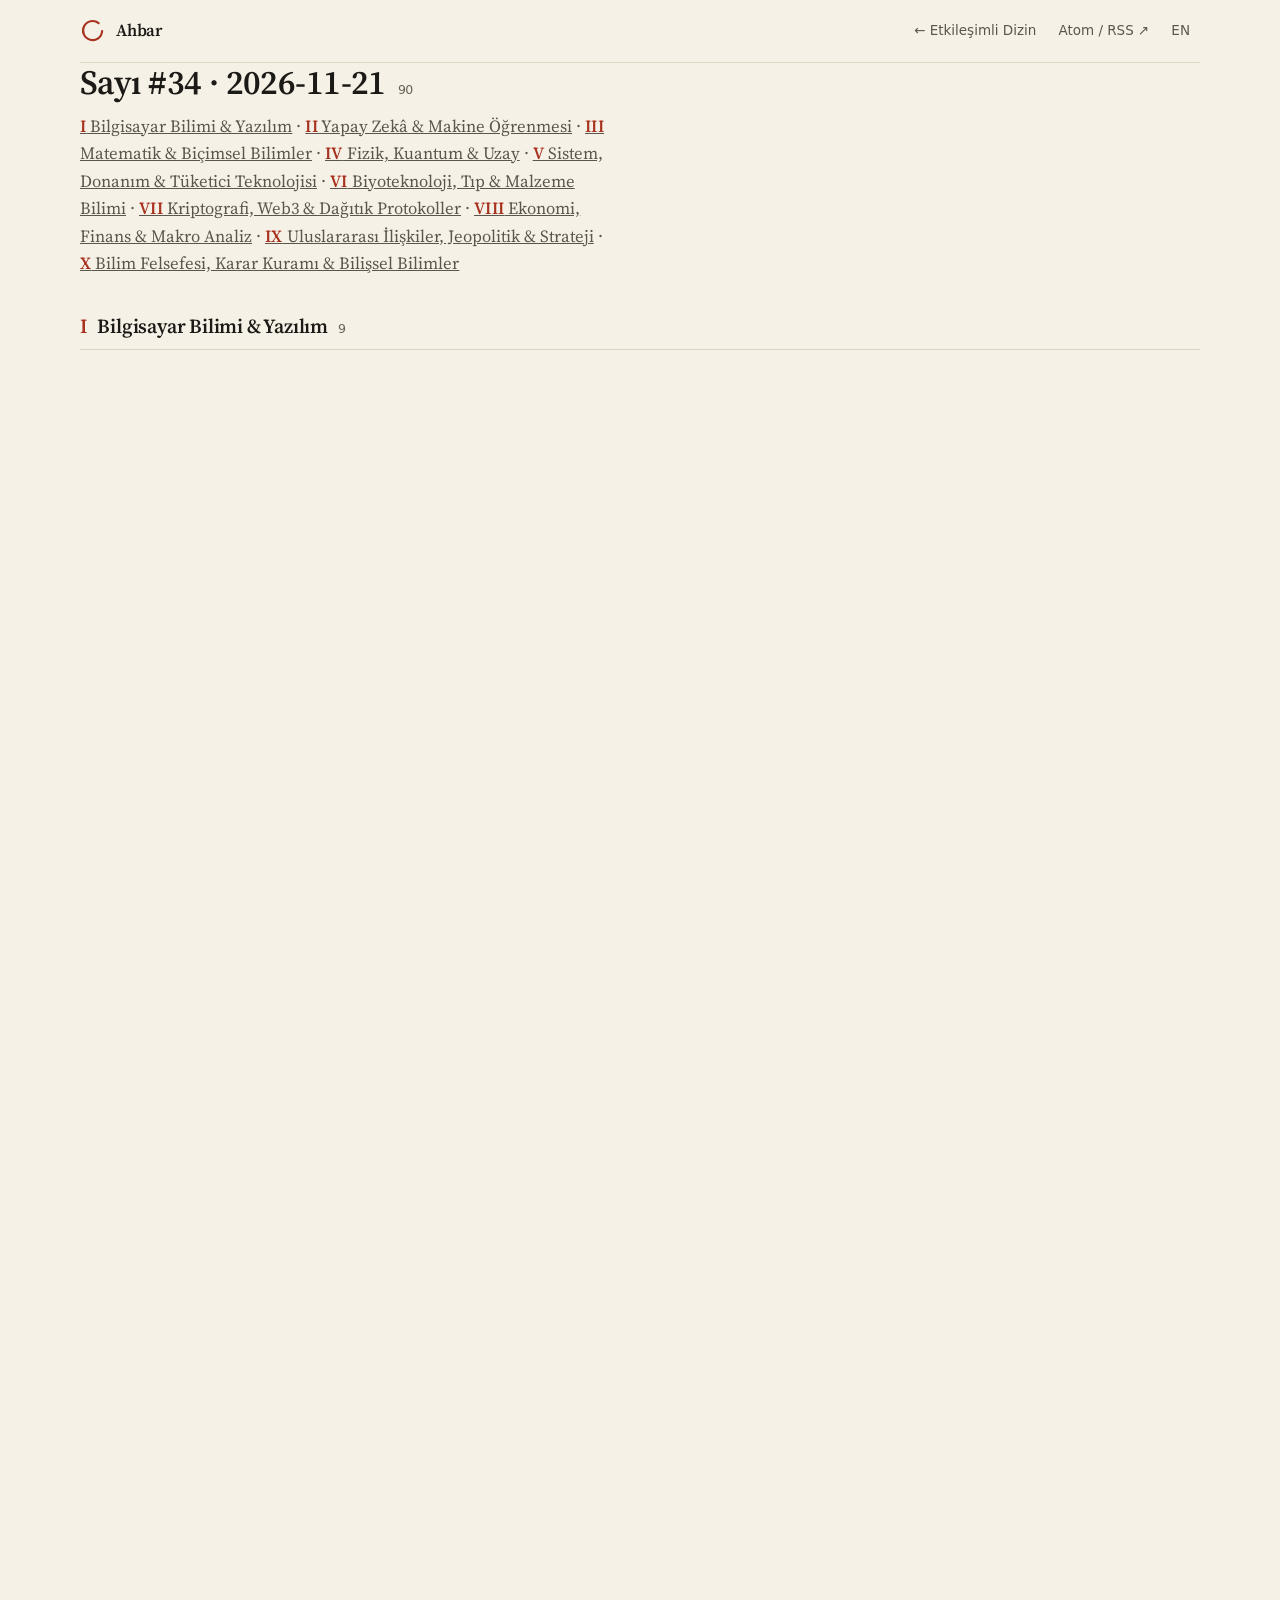
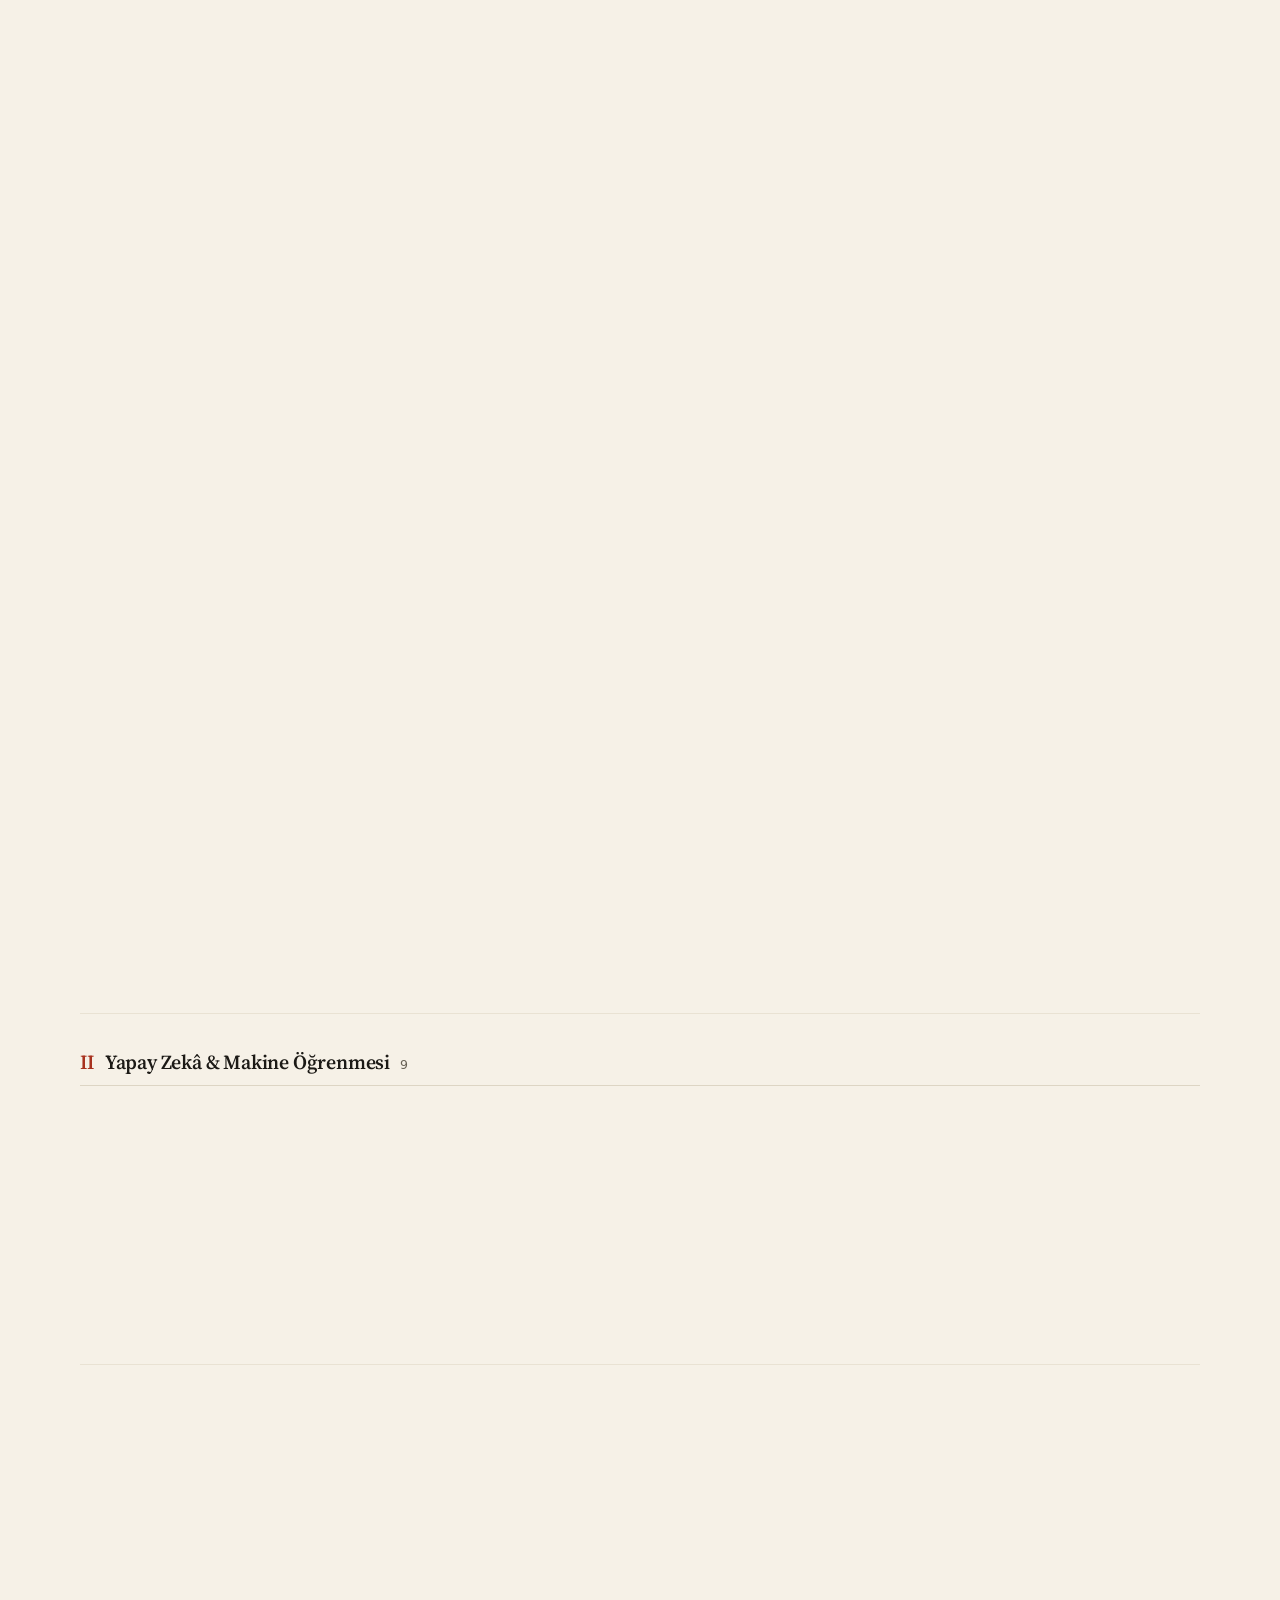
<file: k/index.html>
<!doctype html>
<html lang="tr" data-theme="light">
<head>
<meta charset="utf-8">
<meta name="viewport" content="width=device-width, initial-scale=1">
<meta http-equiv="Content-Security-Policy" content="default-src 'none'; style-src 'self' 'unsafe-inline'; img-src 'self' data:; font-src 'self'; object-src 'none'; base-uri 'none'">
<title>Ahbar — Sayı #34 (2026-11-21) · Düz Metin Dizini</title>
<link rel="stylesheet" href="../style.css">
</head>
<body class="calm static">
<div class="wrap">
<header class="top">
  <a class="logo" href="../?lang=tr"><svg class="enso" viewBox="0 0 60 60" aria-hidden="true"><path d="M43 12A22 22 0 1 0 51 30"/></svg><span>Ahbar</span></a>
  <nav class="acts">
    <a class="lnk" href="../?lang=tr">← Etkileşimli Dizin</a>
    <a class="lnk" href="../feed.xml">Atom / RSS ↗</a>
    <a class="lnk" href="en/">EN</a>
  </nav>
</header>

<main id="list">
<div class="fieldpage">
<h1 class="ph">Sayı #34 · 2026-11-21 <span class="n">90</span></h1>
<p class="lede"><a href="#sec-cs"><span class="rn">I</span> Bilgisayar Bilimi &amp; Yazılım</a> · <a href="#sec-ai"><span class="rn">II</span> Yapay Zekâ &amp; Makine Öğrenmesi</a> · <a href="#sec-math"><span class="rn">III</span> Matematik &amp; Biçimsel Bilimler</a> · <a href="#sec-physics"><span class="rn">IV</span> Fizik, Kuantum &amp; Uzay</a> · <a href="#sec-systems"><span class="rn">V</span> Sistem, Donanım &amp; Tüketici Teknolojisi</a> · <a href="#sec-bio"><span class="rn">VI</span> Biyoteknoloji, Tıp &amp; Malzeme Bilimi</a> · <a href="#sec-crypto"><span class="rn">VII</span> Kriptografi, Web3 &amp; Dağıtık Protokoller</a> · <a href="#sec-econ"><span class="rn">VIII</span> Ekonomi, Finans &amp; Makro Analiz</a> · <a href="#sec-geopolitics"><span class="rn">IX</span> Uluslararası İlişkiler, Jeopolitik &amp; Strateji</a> · <a href="#sec-philosophy"><span class="rn">X</span> Bilim Felsefesi, Karar Kuramı &amp; Bilişsel Bilimler</a></p>
<section id="sec-cs">
<h2 class="sh"><span class="rn">I</span> Bilgisayar Bilimi &amp; Yazılım <span class="n">9</span></h2>
<div class="recs">
<article class="rec"><div class="no">01</div><div class="rb"><div class="nm"><a class="name" href="https://discord.com/blog/discord-update-november-19-2026" target="_blank" rel="noopener">Discord Update: November 19, 2026. Here&#39;s the Discord Changelog from September 25, 2026, so you can stay informed on what’s new in recent app updates! — Discord Systems &amp; Database Engineering (Bilgisayar Bilimi &amp; Yazılım)</a> <span class="host">Discord Systems &amp; Database Engineering</span></div><p class="desc">Bilgisayar Bilimi &amp; Yazılım alanında Discord Systems &amp; Database Engineering tarafından yayımlanan teknik araştırma ve analiz raporu: Here&#39;s the Discord Changelog from September 25, 2026, so you can stay informed on what’s new in recent app updates!</p><div class="mt"><span class="itags">#rust · #databases</span><span class="meta"><a class="arch" href="https://web.archive.org/web/*/https://discord.com/blog/discord-update-november-19-2026" target="_blank" rel="noopener">arşiv</a></span></div></div></article>
<article class="rec"><div class="no">02</div><div class="rb"><div class="nm"><a class="name" href="https://alpo.ge/remark.pdf" target="_blank" rel="noopener">Levent Alpöge claims proof of the Generalized Riemann Hypothesis [pdf]. Comments — Hacker News (Bilgisayar Bilimi &amp; Yazılım)</a> <span class="host">Hacker News</span></div><p class="desc">Bilgisayar Bilimi &amp; Yazılım alanında Hacker News tarafından yayımlanan teknik araştırma ve analiz raporu: Comments</p><div class="mt"><span class="itags">#software-architecture · #open-source</span><span class="meta"><a class="arch" href="https://alpo.ge/remark.pdf" target="_blank" rel="noopener">PDF</a><a class="arch" href="https://web.archive.org/web/*/https://alpo.ge/remark.pdf" target="_blank" rel="noopener">arşiv</a></span></div></div></article>
<article class="rec"><div class="no">03</div><div class="rb"><div class="nm"><a class="name" href="https://github.com/arnegiacomo/fugleramme" target="_blank" rel="noopener">Show HN: An e-ink frame that hears birds and draws them as 1800s illustrations — Show HN (Trending Repos &amp; Tools) (Bilgisayar Bilimi &amp; Yazılım)</a> <span class="host">Show HN (Trending Repos &amp; Tools)</span></div><p class="desc">Bilgisayar Bilimi &amp; Yazılım alanında Show HN (Trending Repos &amp; Tools) tarafından yayımlanan teknik araştırma ve analiz raporu: Published via Show HN (Trending Repos &amp; Tools) in Computer Science &amp; Software. Primary discussion and technical specification available at the linked source.</p><div class="mt"><span class="itags">#trending-repo · #open-source</span><span class="meta"><a class="arch" href="https://web.archive.org/web/*/https://github.com/arnegiacomo/fugleramme" target="_blank" rel="noopener">arşiv</a></span></div></div></article>
<article class="rec"><div class="no">04</div><div class="rb"><div class="nm"><a class="name" href="https://github.com/DidierRLopes/GamestonkTerminal" target="_blank" rel="noopener">Show HN: Can’t afford Bloomberg Terminal? No prob, I built the next best thing — Show HN (Trending Repos &amp; Tools) (Bilgisayar Bilimi &amp; Yazılım)</a> <span class="host">Show HN (Trending Repos &amp; Tools)</span></div><p class="desc">Bilgisayar Bilimi &amp; Yazılım alanında Show HN (Trending Repos &amp; Tools) tarafından yayımlanan teknik araştırma ve analiz raporu: Published via Show HN (Trending Repos &amp; Tools) in Computer Science &amp; Software. Primary discussion and technical specification available at the linked source.</p><div class="mt"><span class="itags">#trending-repo · #open-source</span><span class="meta"><a class="arch" href="https://web.archive.org/web/*/https://github.com/DidierRLopes/GamestonkTerminal" target="_blank" rel="noopener">arşiv</a></span></div></div></article>
<article class="rec"><div class="no">05</div><div class="rb"><div class="nm"><a class="name" href="http://news.ycombinator.com/vote?for=3742902&amp;dir=up&amp;whence=%6e%65%77%65%73%74" target="_blank" rel="noopener">Show HN: This up votes itself — Show HN (Trending Repos &amp; Tools) (Bilgisayar Bilimi &amp; Yazılım)</a> <span class="host">Show HN (Trending Repos &amp; Tools)</span></div><p class="desc">Bilgisayar Bilimi &amp; Yazılım alanında Show HN (Trending Repos &amp; Tools) tarafından yayımlanan teknik araştırma ve analiz raporu: Published via Show HN (Trending Repos &amp; Tools) in Computer Science &amp; Software. Primary discussion and technical specification available at the linked source.</p><div class="mt"><span class="itags">#trending-repo · #open-source</span><span class="meta"><a class="arch" href="https://web.archive.org/web/*/http://news.ycombinator.com/vote?for=3742902&amp;dir=up&amp;whence=%6e%65%77%65%73%74" target="_blank" rel="noopener">arşiv</a></span></div></div></article>
<article class="rec"><div class="no">06</div><div class="rb"><div class="nm"><a class="name" href="https://dosaygo-studio.github.io/hn-front-page-2035/news" target="_blank" rel="noopener">Show HN: Gemini Pro 3 imagines the HN front page 10 years from now — Show HN (Trending Repos &amp; Tools) (Bilgisayar Bilimi &amp; Yazılım)</a> <span class="host">Show HN (Trending Repos &amp; Tools)</span></div><p class="desc">Bilgisayar Bilimi &amp; Yazılım alanında Show HN (Trending Repos &amp; Tools) tarafından yayımlanan teknik araştırma ve analiz raporu: Published via Show HN (Trending Repos &amp; Tools) in Computer Science &amp; Software. Primary discussion and technical specification available at the linked source.</p><div class="mt"><span class="itags">#trending-repo · #open-source</span><span class="meta"><a class="arch" href="https://web.archive.org/web/*/https://dosaygo-studio.github.io/hn-front-page-2035/news" target="_blank" rel="noopener">arşiv</a></span></div></div></article>
<article class="rec"><div class="no">07</div><div class="rb"><div class="nm"><a class="name" href="https://www.byran.ee/posts/creation/" target="_blank" rel="noopener">Show HN: I made an open-source laptop from scratch — Show HN (Trending Repos &amp; Tools) (Bilgisayar Bilimi &amp; Yazılım)</a> <span class="host">Show HN (Trending Repos &amp; Tools)</span></div><p class="desc">Bilgisayar Bilimi &amp; Yazılım alanında Show HN (Trending Repos &amp; Tools) tarafından yayımlanan teknik araştırma ve analiz raporu: Published via Show HN (Trending Repos &amp; Tools) in Computer Science &amp; Software. Primary discussion and technical specification available at the linked source.</p><div class="mt"><span class="itags">#trending-repo · #open-source</span><span class="meta"><a class="arch" href="https://web.archive.org/web/*/https://www.byran.ee/posts/creation/" target="_blank" rel="noopener">arşiv</a></span></div></div></article>
<article class="rec"><div class="no">08</div><div class="rb"><div class="nm"><a class="name" href="https://ytch.xyz" target="_blank" rel="noopener">Show HN: If YouTube had actual channels — Show HN (Trending Repos &amp; Tools) (Bilgisayar Bilimi &amp; Yazılım)</a> <span class="host">Show HN (Trending Repos &amp; Tools)</span></div><p class="desc">Bilgisayar Bilimi &amp; Yazılım alanında Show HN (Trending Repos &amp; Tools) tarafından yayımlanan teknik araştırma ve analiz raporu: Published via Show HN (Trending Repos &amp; Tools) in Computer Science &amp; Software. Primary discussion and technical specification available at the linked source.</p><div class="mt"><span class="itags">#trending-repo · #open-source</span><span class="meta"><a class="arch" href="https://web.archive.org/web/*/https://ytch.xyz" target="_blank" rel="noopener">arşiv</a></span></div></div></article>
<article class="rec"><div class="no">09</div><div class="rb"><div class="nm"><a class="name" href="https://internalregister.github.io/2019/03/14/Homebrew-Console.html" target="_blank" rel="noopener">Show HN: A retro video game console I&#39;ve been working on in my free time — Show HN (Trending Repos &amp; Tools) (Bilgisayar Bilimi &amp; Yazılım)</a> <span class="host">Show HN (Trending Repos &amp; Tools)</span></div><p class="desc">Bilgisayar Bilimi &amp; Yazılım alanında Show HN (Trending Repos &amp; Tools) tarafından yayımlanan teknik araştırma ve analiz raporu: Published via Show HN (Trending Repos &amp; Tools) in Computer Science &amp; Software. Primary discussion and technical specification available at the linked source.</p><div class="mt"><span class="itags">#trending-repo · #open-source</span><span class="meta"><a class="arch" href="https://web.archive.org/web/*/https://internalregister.github.io/2019/03/14/Homebrew-Console.html" target="_blank" rel="noopener">arşiv</a></span></div></div></article>
</div>
</section>
<section id="sec-ai">
<h2 class="sh"><span class="rn">II</span> Yapay Zekâ &amp; Makine Öğrenmesi <span class="n">9</span></h2>
<div class="recs">
<article class="rec"><div class="no">10</div><div class="rb"><div class="nm"><a class="name" href="https://arxiv.org/abs/2611.21885" target="_blank" rel="noopener">Language Models Can Rewrite Their Own Weights — Hacker News (Yapay Zekâ &amp; Makine Öğrenmesi)</a> <span class="host">Hacker News</span></div><p class="desc">Yapay Zekâ &amp; Makine Öğrenmesi alanında Hacker News tarafından yayımlanan hakemli/ön-baskı araştırma makalesi: Language models are trained once, frozen and deployed: improving one again takes another training run, and a prompt, a scaffold or extra computation at inference is gone once the task ends. A frontier model has been shown to edit the weights of a much smaller one. We ask whether a model can rewrite its own weights to make itself better, and find that it can, by its own reasoning, with no gradients and no training; we call this self-rewriting.</p><div class="mt"><span class="itags">#software-architecture · #open-source</span><span class="meta"><a class="arch" href="https://arxiv.org/pdf/2611.21885.pdf" target="_blank" rel="noopener">PDF</a><a class="arch" href="https://web.archive.org/web/*/https://arxiv.org/abs/2611.21885" target="_blank" rel="noopener">arşiv</a></span></div></div></article>
<article class="rec"><div class="no">11</div><div class="rb"><div class="nm"><a class="name" href="https://arxiv.org/abs/2611.26590" target="_blank" rel="noopener">Probing the &quot;Conscious&quot; Mind: Selective Access and Global Workspace in Vision-Language Models — Hugging Face Daily Papers (Yapay Zekâ &amp; Makine Öğrenmesi)</a> <span class="host">Hugging Face Daily Papers</span></div><p class="desc">Yapay Zekâ &amp; Makine Öğrenmesi alanında Hugging Face Daily Papers tarafından yayımlanan hakemli/ön-baskı araştırma makalesi: Vision-language models (VLMs) integrate visual and textual information, but their outputs do not reveal internal concept representations. Global workspace theory (GWT) proposes that information is selected from parallel brain processes, integrated in a shared workspace, and made available to specialised processes. We introduce the Multimodal Concept Lens (MC-Lens), a multimodal Jacobian lens, to study these functions in VLM concept processing.</p><div class="mt"><span class="itags">#llm · #open-weights</span><span class="meta"><a class="arch" href="https://arxiv.org/pdf/2611.26590.pdf" target="_blank" rel="noopener">PDF</a><a class="arch" href="https://web.archive.org/web/*/https://arxiv.org/abs/2611.26590" target="_blank" rel="noopener">arşiv</a></span></div></div></article>
<article class="rec"><div class="no">12</div><div class="rb"><div class="nm"><a class="name" href="https://arxiv.org/abs/2611.26107" target="_blank" rel="noopener">HiUni: Harmonizing Understanding and Generation in Shared Visual Space. Unified multimodal models aim to support visual understanding and generation within a single framework. — Hugging Face Daily Papers (Yapay Zekâ &amp; Makine Öğrenmesi)</a> <span class="host">Hugging Face Daily Papers</span></div><p class="desc">Yapay Zekâ &amp; Makine Öğrenmesi alanında Hugging Face Daily Papers tarafından yayımlanan hakemli/ön-baskı araştırma makalesi: Unified multimodal models aim to support visual understanding and generation within a single framework. However, prevailing approaches often separate their visual representations or backbone computation to accommodate the different requirements of these two tasks, which limits the degree of unification. In this paper, we present HiUni, which revisits this design choice and explores whether a pretrained vision language model can be directly extended into a unified model with extensive parameter sharing.</p><div class="mt"><span class="itags">#llm · #open-weights · #clean-tech · #computer-vision</span><span class="meta"><a class="arch" href="https://arxiv.org/pdf/2611.26107.pdf" target="_blank" rel="noopener">PDF</a><a class="arch" href="https://web.archive.org/web/*/https://arxiv.org/abs/2611.26107" target="_blank" rel="noopener">arşiv</a></span></div></div></article>
<article class="rec"><div class="no">13</div><div class="rb"><div class="nm"><a class="name" href="https://arxiv.org/abs/2611.26627" target="_blank" rel="noopener">RL Post-Training in Diffusion Transformers Is Activation Steering — Hugging Face Daily Papers (Yapay Zekâ &amp; Makine Öğrenmesi)</a> <span class="host">Hugging Face Daily Papers</span></div><p class="desc">Yapay Zekâ &amp; Makine Öğrenmesi alanında Hugging Face Daily Papers tarafından yayımlanan hakemli/ön-baskı araştırma makalesi: Reinforcement learning (RL) post-training substantially improves the visual quality, text rendering, and compositional accuracy of diffusion transformers. Because capabilities such as rendering requested text or composing multiple objects are inherently prompt-dependent, a natural hypothesis is that improving them requires learning complex, input-dependent transformations. To isolate how much of these gains an input-independent shift explains, we probe each RL-tuned model with a deliberately simple parameterization: a fixed set of steering vectors added to the block outputs of the frozen base model.</p><div class="mt"><span class="itags">#llm · #open-weights · #clean-tech · #computer-vision</span><span class="meta"><a class="arch" href="https://arxiv.org/pdf/2611.26627.pdf" target="_blank" rel="noopener">PDF</a><a class="arch" href="https://web.archive.org/web/*/https://arxiv.org/abs/2611.26627" target="_blank" rel="noopener">arşiv</a></span></div></div></article>
<article class="rec"><div class="no">14</div><div class="rb"><div class="nm"><a class="name" href="https://arxiv.org/abs/2611.26617" target="_blank" rel="noopener">One Prior, Two Dynamics: Repurposing Video Diffusion Transformers for Self-Supervised Latent Action Learning — Hugging Face Daily Papers (Yapay Zekâ &amp; Makine Öğrenmesi)</a> <span class="host">Hugging Face Daily Papers</span></div><p class="desc">Yapay Zekâ &amp; Makine Öğrenmesi alanında Hugging Face Daily Papers tarafından yayımlanan hakemli/ön-baskı araştırma makalesi: Videos reveal how the world changes, but rarely the actions that cause those changes. Latent action learning recovers such supervision from visual transitions, yet often learns the underlying dynamics largely from scratch. We ask whether a pretrained video generator can instead provide the prior for both inverse and forward dynamics.</p><div class="mt"><span class="itags">#llm · #open-weights · #clean-tech · #computer-vision</span><span class="meta"><a class="arch" href="https://arxiv.org/pdf/2611.26617.pdf" target="_blank" rel="noopener">PDF</a><a class="arch" href="https://web.archive.org/web/*/https://arxiv.org/abs/2611.26617" target="_blank" rel="noopener">arşiv</a></span></div></div></article>
<article class="rec"><div class="no">15</div><div class="rb"><div class="nm"><a class="name" href="https://arxiv.org/abs/2611.26540" target="_blank" rel="noopener">AURA: AUdio-dRiven streaming Avatar — Hugging Face Daily Papers (Yapay Zekâ &amp; Makine Öğrenmesi)</a> <span class="host">Hugging Face Daily Papers</span></div><p class="desc">Yapay Zekâ &amp; Makine Öğrenmesi alanında Hugging Face Daily Papers tarafından yayımlanan hakemli/ön-baskı araştırma makalesi: Current audio-driven video diffusion models can synthesize realistic talking-head videos but generally require dozens of diffusion denoising steps over multi-second video chunks, making them unsuitable for streaming applications such as voice assistants and virtual avatars, where low-latency and online causal generation are required properties. AURA generates video chunk by chunk with a rolling KV cache, requiring only the audio of the current chunk to start generating, rather than a multi-second audio look-ahead like bidirectional models. It comes in two sizes: AURA 1.3B streams 576p video in real time on a single GPU (20.7 fps for a 16 Hz playback rate), making it suited to interactive avatar applications, and AURA 5B streams 720p video at 9.7 fps.</p><div class="mt"><span class="itags">#llm · #open-weights · #clean-tech · #computer-vision</span><span class="meta"><a class="arch" href="https://arxiv.org/pdf/2611.26540.pdf" target="_blank" rel="noopener">PDF</a><a class="arch" href="https://web.archive.org/web/*/https://arxiv.org/abs/2611.26540" target="_blank" rel="noopener">arşiv</a></span></div></div></article>
<article class="rec"><div class="no">16</div><div class="rb"><div class="nm"><a class="name" href="https://arxiv.org/abs/2611.26286" target="_blank" rel="noopener">Twice-Told Critiques: Claim-Level Homogenization of Peer Review in the LLM Era — Hugging Face Daily Papers (Yapay Zekâ &amp; Makine Öğrenmesi)</a> <span class="host">Hugging Face Daily Papers</span></div><p class="desc">Yapay Zekâ &amp; Makine Öğrenmesi alanında Hugging Face Daily Papers tarafından yayımlanan hakemli/ön-baskı araştırma makalesi: Peer review relies on several readers finding different problems. We measure critique overlap in conference and journal reviews. At ICLR, measured overlap rose from 12.0% in 2026 to 21.3% in 2027, in reviews from the same stage of the review process, with year-on-year rises at NeurIPS, ICML and the F1000 and PLOS journals.</p><div class="mt"><span class="itags">#llm · #open-weights</span><span class="meta"><a class="arch" href="https://arxiv.org/pdf/2611.26286.pdf" target="_blank" rel="noopener">PDF</a><a class="arch" href="https://web.archive.org/web/*/https://arxiv.org/abs/2611.26286" target="_blank" rel="noopener">arşiv</a></span></div></div></article>
<article class="rec"><div class="no">17</div><div class="rb"><div class="nm"><a class="name" href="https://arxiv.org/abs/2611.25279" target="_blank" rel="noopener">Accord: Universal Online Metric Localization and Dense Mapping from one Camera and an IMU — Hugging Face Daily Papers (Yapay Zekâ &amp; Makine Öğrenmesi)</a> <span class="host">Hugging Face Daily Papers</span></div><p class="desc">Yapay Zekâ &amp; Makine Öğrenmesi alanında Hugging Face Daily Papers tarafından yayımlanan hakemli/ön-baskı araştırma makalesi: Dense metric mapping from a single camera and IMU remains challenging: visual-inertial odometry (VIO) provides metric motion but sparse geometry, whereas feed-forward depth models predict dense structure without ensuring metric scale. We present Accord, which constructs an accurate online dense metric map from any camera with an IMU. A VIO filter publishes metric poses, a depth foundation model conditioned on them predicts depth for short keyframe windows, and a factor graph fuses the resulting submaps.</p><div class="mt"><span class="itags">#llm · #open-weights · #combinatorics · #infosec</span><span class="meta"><a class="arch" href="https://arxiv.org/pdf/2611.25279.pdf" target="_blank" rel="noopener">PDF</a><a class="arch" href="https://web.archive.org/web/*/https://arxiv.org/abs/2611.25279" target="_blank" rel="noopener">arşiv</a></span></div></div></article>
<article class="rec"><div class="no">18</div><div class="rb"><div class="nm"><a class="name" href="https://arxiv.org/abs/2611.26232" target="_blank" rel="noopener">Time Series Structure Learning with Local Causal Parent Discovery — Hugging Face Daily Papers (Yapay Zekâ &amp; Makine Öğrenmesi)</a> <span class="host">Hugging Face Daily Papers</span></div><p class="desc">Yapay Zekâ &amp; Makine Öğrenmesi alanında Hugging Face Daily Papers tarafından yayımlanan hakemli/ön-baskı araştırma makalesi: Learning and inference on time series can pose significant statistical challenges, including autocorrelated observations, distribution shift over time, and the curse of dimensionality. These challenges complicate the practical application of causal discovery algorithms, which already suffer from high computational and sample complexity in the general case. To mitigate these issues, this work introduces Iterative Temporal Parent Discovery (ITPD): a sound and complete constraint-based procedure for causal structure learning on multivariate time series with causal nonstationarity.</p><div class="mt"><span class="itags">#llm · #open-weights · #combinatorics · #infosec</span><span class="meta"><a class="arch" href="https://arxiv.org/pdf/2611.26232.pdf" target="_blank" rel="noopener">PDF</a><a class="arch" href="https://web.archive.org/web/*/https://arxiv.org/abs/2611.26232" target="_blank" rel="noopener">arşiv</a></span></div></div></article>
</div>
</section>
<section id="sec-math">
<h2 class="sh"><span class="rn">III</span> Matematik &amp; Biçimsel Bilimler <span class="n">9</span></h2>
<div class="recs">
<article class="rec"><div class="no">19</div><div class="rb"><div class="nm"><a class="name" href="https://arxiv.org/abs/2611.26622v1" target="_blank" rel="noopener">Quasipolynomial pyjamas. The ``pyjama stripe&quot; <math display="inline" class="m"><mrow>E(ε)</mrow></math> is the set of all complex numbers whose real part lies within <math display="inline" class="m"><mrow>ε</mrow></math> of the nearest integer. — arXiv Mathematics (NT, CO, AG, LO, AT, GR) (Matematik &amp; Biçimsel Bilimler)</a> <span class="host">arXiv Mathematics (NT, CO, AG, LO, AT, GR)</span></div><p class="desc">Matematik &amp; Biçimsel Bilimler alanında arXiv Mathematics (NT, CO, AG, LO, AT, GR) tarafından yayımlanan hakemli/ön-baskı araştırma makalesi: The ``pyjama stripe&quot; <math display="inline" class="m"><mrow>E(ε)</mrow></math> is the set of all complex numbers whose real part lies within <math display="inline" class="m"><mrow>ε</mrow></math> of the nearest integer. The Pyjama Problem asks whether, for each <math display="inline" class="m"><mrow>ε &gt; 0</mrow></math>, there exists some union of finitely many rotations of <math display="inline" class="m"><mrow>E(ε)</mrow></math> about the origin that covers the plane. This was answered in the affirmative by Manners.</p><div class="mt"><span class="itags">#number-theory · #combinatorics · #analysis-pde</span><span class="meta"><a class="arch" href="https://arxiv.org/pdf/2611.26622v1.pdf" target="_blank" rel="noopener">PDF</a><a class="arch" href="https://web.archive.org/web/*/https://arxiv.org/abs/2611.26622v1" target="_blank" rel="noopener">arşiv</a></span></div></div></article>
<article class="rec"><div class="no">20</div><div class="rb"><div class="nm"><a class="name" href="https://arxiv.org/abs/2611.26597v1" target="_blank" rel="noopener">Equivariant iterated Eisenstein integrals for congruence subgroups of level 2 — arXiv Mathematics (NT, CO, AG, LO, AT, GR) (Matematik &amp; Biçimsel Bilimler)</a> <span class="host">arXiv Mathematics (NT, CO, AG, LO, AT, GR)</span></div><p class="desc">Matematik &amp; Biçimsel Bilimler alanında arXiv Mathematics (NT, CO, AG, LO, AT, GR) tarafından yayımlanan hakemli/ön-baskı araştırma makalesi: The modular properties of holomorphic Eisenstein series for <math display="inline" class="m"><mrow>mathrmSL<sub>2</sub>(ℤ)</mrow></math> and its congruence subgroups do not carry over to their primitives. Instead, the transformation of iterated Eisenstein integrals under congruence subgroups of level <math display="inline" class="m"><mrow>N</mrow></math> introduces inhomogeneous terms comprising (among others) cyclotomic multiple zeta values of level <math display="inline" class="m"><mrow>N</mrow></math>. We combine iterated Eisenstein integrals for the congruence subgroups of level <math display="inline" class="m"><mrow>N=2</mrow></math> of arbitrary iteration depth with their complex conjugates and (single-valued) level-2 cyclotomic multiple zeta values such that they define non-holomorphic modular forms.</p><div class="mt"><span class="itags">#number-theory · #combinatorics · #high-energy · #algebra-geometry</span><span class="meta"><a class="arch" href="https://arxiv.org/pdf/2611.26597v1.pdf" target="_blank" rel="noopener">PDF</a><a class="arch" href="https://web.archive.org/web/*/https://arxiv.org/abs/2611.26597v1" target="_blank" rel="noopener">arşiv</a></span></div></div></article>
<article class="rec"><div class="no">21</div><div class="rb"><div class="nm"><a class="name" href="https://arxiv.org/abs/2611.26570v1" target="_blank" rel="noopener">On Romik&#39;s rationality conjectures for critical percolation. The completely packed <math display="inline" class="m"><mrow>O(1)</mrow></math> loop model can be viewed as an interface representation of critical bond percolation on the square lattice. — arXiv Mathematics (NT, CO, AG, LO, AT, GR) (Matematik &amp; Biçimsel Bilimler)</a> <span class="host">arXiv Mathematics (NT, CO, AG, LO, AT, GR)</span></div><p class="desc">Matematik &amp; Biçimsel Bilimler alanında arXiv Mathematics (NT, CO, AG, LO, AT, GR) tarafından yayımlanan hakemli/ön-baskı araştırma makalesi: The completely packed <math display="inline" class="m"><mrow>O(1)</mrow></math> loop model can be viewed as an interface representation of critical bond percolation on the square lattice. We consider submatching events, which prescribe how these interfaces pair finitely many consecutive boundary points. Romik&#39;s rationality conjectures predict that the probabilities of these events on the semi-infinite cylinder are given by specific rational functions, which even become dyadic rationals in the half-plane limit.</p><div class="mt"><span class="itags">#number-theory · #combinatorics · #probability-stats · #post-quantum</span><span class="meta"><a class="arch" href="https://arxiv.org/pdf/2611.26570v1.pdf" target="_blank" rel="noopener">PDF</a><a class="arch" href="https://web.archive.org/web/*/https://arxiv.org/abs/2611.26570v1" target="_blank" rel="noopener">arşiv</a></span></div></div></article>
<article class="rec"><div class="no">22</div><div class="rb"><div class="nm"><a class="name" href="https://arxiv.org/abs/2611.26568v1" target="_blank" rel="noopener">Optimal Control in Pairs Trading with Negative-Power Utility — arXiv Analysis, PDEs &amp; Probability (AP, PR, NA, OC) (Matematik &amp; Biçimsel Bilimler)</a> <span class="host">arXiv Analysis, PDEs &amp; Probability (AP, PR, NA, OC)</span></div><p class="desc">Matematik &amp; Biçimsel Bilimler alanında arXiv Analysis, PDEs &amp; Probability (AP, PR, NA, OC) tarafından yayımlanan hakemli/ön-baskı araştırma makalesi: We solve a finite-horizon consumption and investment problem in a pairs trading model with an Ornstein-Uhlenbeck spread and utility <math display="inline" class="m"><mrow>U(x)=-x<sup>-γ</sup></mrow></math>, <math display="inline" class="m"><mrow>γ&gt;0</mrow></math>. Linearizing the Hamilton-Jacobi-Bellman equation gives explicit formulas for the value function and the optimal feedback control. A budget inequality and concavity verify optimality over all admissible strategies with nonnegative wealth on every finite horizon, without Novikov&#39;s condition.</p><div class="mt"><span class="itags">#analysis-pde · #probability-stats · #quant-finance · #optimization</span><span class="meta"><a class="arch" href="https://arxiv.org/pdf/2611.26568v1.pdf" target="_blank" rel="noopener">PDF</a><a class="arch" href="https://web.archive.org/web/*/https://arxiv.org/abs/2611.26568v1" target="_blank" rel="noopener">arşiv</a></span></div></div></article>
<article class="rec"><div class="no">23</div><div class="rb"><div class="nm"><a class="name" href="https://arxiv.org/abs/2611.26507v1" target="_blank" rel="noopener">Hereditary permutations for simple types revisited: A baby case for University Algebra — arXiv CS (PL, SE, DB, DC, DS) (Matematik &amp; Biçimsel Bilimler)</a> <span class="host">arXiv CS (PL, SE, DB, DC, DS)</span></div><p class="desc">Matematik &amp; Biçimsel Bilimler alanında arXiv CS (PL, SE, DB, DC, DS) tarafından yayımlanan hakemli/ön-baskı araştırma makalesi: It is a classical result that the definable isomorphisms of the simply typed lambda-calculus with function types are exactly the hereditary permutations, and that they are generated by <math display="inline" class="m"><mrow>A → B → C cong B → A → C</mrow></math> and congruence. We give a new proof of this result that stays inside beta-normal eta-long typed terms and uses no completeness theorem: an induction that descends through both components of an isomorphism at once. We then go one level up and prove a coherence theorem: two derivations of an isomorphism denote the same isomorphism if and only if they are equal modulo an explicit list of equations (groupoid laws, functoriality, involution, naturality and the braid equation), so these equations present the groupoid of isomorphisms, a hereditary version of the Coxeter presentation of the symmetric groups.</p><div class="mt"><span class="itags">#compilers · #distributed-systems · #logic</span><span class="meta"><a class="arch" href="https://arxiv.org/pdf/2611.26507v1.pdf" target="_blank" rel="noopener">PDF</a><a class="arch" href="https://web.archive.org/web/*/https://arxiv.org/abs/2611.26507v1" target="_blank" rel="noopener">arşiv</a></span></div></div></article>
<article class="rec"><div class="no">24</div><div class="rb"><div class="nm"><a class="name" href="https://arxiv.org/abs/2611.26244v1" target="_blank" rel="noopener">Invariance and Expressiveness: Modal Variations. This contribution focuses on bisimulation invariance as the hallmark of modal model theory and of modal modelling. — arXiv CS (Formal Languages, Logic &amp; Verification) (Matematik &amp; Biçimsel Bilimler)</a> <span class="host">arXiv CS (Formal Languages, Logic &amp; Verification)</span></div><p class="desc">Matematik &amp; Biçimsel Bilimler alanında arXiv CS (Formal Languages, Logic &amp; Verification) tarafından yayımlanan hakemli/ön-baskı araştırma makalesi: This contribution focuses on bisimulation invariance as the hallmark of modal model theory and of modal modelling. It exemplifies traditional as well as more recent ramifications \&amp;\ extensions of classical results -- involving variant modes of bisimulation equivalence and matching modalities also beyond plain Kripke structures, and emphasising especially the technical challenges in finite model theory and other non-elementary settings. Main results to be discussed revolve about the theme of expressive completeness phenomena: beside expressive completeness under bisimulation invariance in relation to first-order background logics, in the style of van Benthem--Rosen characterisations, this also concerns maximality results under criteria form abstract model theory, in the style of Lindstroem theorems.</p><div class="mt"><span class="itags">#formal-proofs · #compilers · #logic</span><span class="meta"><a class="arch" href="https://arxiv.org/pdf/2611.26244v1.pdf" target="_blank" rel="noopener">PDF</a><a class="arch" href="https://web.archive.org/web/*/https://arxiv.org/abs/2611.26244v1" target="_blank" rel="noopener">arşiv</a></span></div></div></article>
<article class="rec"><div class="no">25</div><div class="rb"><div class="nm"><a class="name" href="https://terrytao.wordpress.com/2026/11/20/postdoc-positions-at-the-columbia-data-science-institute/" target="_blank" rel="noopener">Postdoc positions at the Columbia Data Science Institute — What&#39;s New (Terence Tao) (Matematik &amp; Biçimsel Bilimler)</a> <span class="host">What&apos;s New (Terence Tao)</span></div><p class="desc">Matematik &amp; Biçimsel Bilimler alanında What&#39;s New (Terence Tao) tarafından yayımlanan teknik araştırma ve analiz raporu: [This is a guest post by Ivan Corwin – T.] Dear colleagues, I am writing to encourage applications to the Columbia Data Science Institute’s postdoc program, for those interested in being involved in Columbia’s AI and Mathematical Foundations research activities. See the (Fun)damental AI &amp; Math description here for some activity in spring 2026 and here […]</p><div class="mt"><span class="itags">#analysis-pde · #formal-proofs</span><span class="meta"><a class="arch" href="https://web.archive.org/web/*/https://terrytao.wordpress.com/2026/11/20/postdoc-positions-at-the-columbia-data-science-institute/" target="_blank" rel="noopener">arşiv</a></span></div></div></article>
<article class="rec"><div class="no">26</div><div class="rb"><div class="nm"><a class="name" href="https://terrytao.wordpress.com/2026/11/13/introducing-mathhelm-a-place-to-discuss-ai-generated-papers/" target="_blank" rel="noopener">Introducing MathHelm: A Place to discuss AI-generated papers. [This is a guest post by the MathHelm scientific committee, whose membership is listed at the bottom of this post. — What&#39;s New (Terence Tao) (Matematik &amp; Biçimsel Bilimler)</a> <span class="host">What&apos;s New (Terence Tao)</span></div><p class="desc">Matematik &amp; Biçimsel Bilimler alanında What&#39;s New (Terence Tao) tarafından yayımlanan teknik araştırma ve analiz raporu: [This is a guest post by the MathHelm scientific committee, whose membership is listed at the bottom of this post. -T.] Mathematics depends on our regular conversations with colleagues and with the wider public. They help us share ideas, deepen our collective understanding, see where the field stands, and decide what to explore next.</p><div class="mt"><span class="itags">#analysis-pde · #formal-proofs</span><span class="meta"><a class="arch" href="https://web.archive.org/web/*/https://terrytao.wordpress.com/2026/11/13/introducing-mathhelm-a-place-to-discuss-ai-generated-papers/" target="_blank" rel="noopener">arşiv</a></span></div></div></article>
<article class="rec"><div class="no">27</div><div class="rb"><div class="nm"><a class="name" href="https://terrytao.wordpress.com/2026/11/12/247a-notes-4-weighted-estimates-and-pseudodifferential-operators/" target="_blank" rel="noopener">247A, Notes 4: Weighted estimates and pseudodifferential operators — What&#39;s New (Terence Tao) (Matematik &amp; Biçimsel Bilimler)</a> <span class="host">What&apos;s New (Terence Tao)</span></div><p class="desc">Matematik &amp; Biçimsel Bilimler alanında What&#39;s New (Terence Tao) tarafından yayımlanan teknik araştırma ve analiz raporu: — 1. Weighted inequalities — In the previous notes we have taken a linear or sublinear operator on a measure space and established mapping properties, such as These estimates reveal information about how the height and width of is controlled by the height and width of . However, these estimates do not indicate where the […]</p><div class="mt"><span class="itags">#analysis-pde · #formal-proofs</span><span class="meta"><a class="arch" href="https://web.archive.org/web/*/https://terrytao.wordpress.com/2026/11/12/247a-notes-4-weighted-estimates-and-pseudodifferential-operators/" target="_blank" rel="noopener">arşiv</a></span></div></div></article>
</div>
</section>
<section id="sec-physics">
<h2 class="sh"><span class="rn">IV</span> Fizik, Kuantum &amp; Uzay <span class="n">9</span></h2>
<div class="recs">
<article class="rec"><div class="no">28</div><div class="rb"><div class="nm"><a class="name" href="https://arxiv.org/abs/2611.26616v1" target="_blank" rel="noopener">Fractional Charge at Dislocations from Band-Inversion Cancellation. Band inversions with opposite Chern numbers cancel in the Hall response and yield counterpropagating boundary modes that can gap out. — arXiv Quantum &amp; Condensed Matter (quant-ph, cond-mat) (Fizik, Kuantum &amp; Uzay)</a> <span class="host">arXiv Quantum &amp; Condensed Matter (quant-ph, cond-mat)</span></div><p class="desc">Fizik, Kuantum &amp; Uzay alanında arXiv Quantum &amp; Condensed Matter (quant-ph, cond-mat) tarafından yayımlanan hakemli/ön-baskı araştırma makalesi: Band inversions with opposite Chern numbers cancel in the Hall response and yield counterpropagating boundary modes that can gap out. However, a bulk probe of the topology that survives such a cancellation is lacking. We here show that dislocations in inversion-symmetric two-band crystals with cancelling band inversions bind a half-integer charge, which reveals the quantized bulk polarization of the bond-centered obstructed atomic limit realized by such crystals.</p><div class="mt"><span class="itags">#quantum-computing · #condensed-matter · #materials-science · #post-quantum</span><span class="meta"><a class="arch" href="https://arxiv.org/pdf/2611.26616v1.pdf" target="_blank" rel="noopener">PDF</a><a class="arch" href="https://web.archive.org/web/*/https://arxiv.org/abs/2611.26616v1" target="_blank" rel="noopener">arşiv</a></span></div></div></article>
<article class="rec"><div class="no">29</div><div class="rb"><div class="nm"><a class="name" href="https://arxiv.org/abs/2611.26610v1" target="_blank" rel="noopener">Field theory and the biquadratic spin-1 chain. The antiferromagnetic biquadratic spin-1 chain is gapped, <math display="inline" class="m"><mrow>SU(3)</mrow></math> symmetric, and integrable. — arXiv Quantum &amp; Condensed Matter (quant-ph, cond-mat) (Fizik, Kuantum &amp; Uzay)</a> <span class="host">arXiv Quantum &amp; Condensed Matter (quant-ph, cond-mat)</span></div><p class="desc">Fizik, Kuantum &amp; Uzay alanında arXiv Quantum &amp; Condensed Matter (quant-ph, cond-mat) tarafından yayımlanan hakemli/ön-baskı araştırma makalesi: The antiferromagnetic biquadratic spin-1 chain is gapped, <math display="inline" class="m"><mrow>SU(3)</mrow></math> symmetric, and integrable. Standard arguments suggest that its low-energy physics is described by the <math display="inline" class="m"><mrow>mathbbCP<sup>2</sup></mrow></math> nonlinear sigma model at <math display="inline" class="m"><mrow>θ=π</mrow></math>. Using the Bethe ansatz, we show that its low-energy excitations can be interpreted as deconfined domain walls, just as in the sigma model.</p><div class="mt"><span class="itags">#quantum-computing · #condensed-matter · #high-energy · #post-quantum</span><span class="meta"><a class="arch" href="https://arxiv.org/pdf/2611.26610v1.pdf" target="_blank" rel="noopener">PDF</a><a class="arch" href="https://web.archive.org/web/*/https://arxiv.org/abs/2611.26610v1" target="_blank" rel="noopener">arşiv</a></span></div></div></article>
<article class="rec"><div class="no">30</div><div class="rb"><div class="nm"><a class="name" href="https://arxiv.org/abs/2611.26574v1" target="_blank" rel="noopener">Classical Oracle Separation of QMA from the QCMA Hierarchy and Quantum Cryptography Even When P = QCMA — arXiv Quantum &amp; Condensed Matter (quant-ph, cond-mat) (Fizik, Kuantum &amp; Uzay)</a> <span class="host">arXiv Quantum &amp; Condensed Matter (quant-ph, cond-mat)</span></div><p class="desc">Fizik, Kuantum &amp; Uzay alanında arXiv Quantum &amp; Condensed Matter (quant-ph, cond-mat) tarafından yayımlanan hakemli/ön-baskı araştırma makalesi: Remark: This work is in submission at STOC&#39;27 and thus the full manuscript has been publicly posted on the conference website since November 3rd, 2026. Inspired by the Codeword-Hash Structure problem recently introduced by Cakan (arXiV, 2026) to separate <math display="inline" class="m"><mrow>mathsfQMA</mrow></math> from <math display="inline" class="m"><mrow>mathsfQCIP</mrow></math>, we introduce a new problem called Codeword-Hash pairs in Noise (<math display="inline" class="m"><mrow>mathsfCHN</mrow></math>) and prove that, in the query complexity model, it is in <math display="inline" class="m"><mrow>mathsfQMA</mrow></math> but hard for the <math display="inline" class="m"><mrow>mathsfQCMA</mrow></math> hierarchy <math display="inline" class="m"><mrow>mathsfQCMAH = bigcup<sub>d≥1</sub>mathsfQCMA<sup>\mathsf{QCMA</sup><sup>\cdots^{\mathsf{QCMA</sup></mrow></math>, the classical-witness quantum-verifier analogue of <math display="inline" class="m"><mrow>mathsfPH=bigcup<sub>d≥1</sub>mathsfNP<sup>\mathsf{NP</sup><sup>\cdots^{\mathsf{NP</sup></mrow></math>. Using this problem, we show that there exists a classical oracle <math display="inline" class="m"><mrow>O</mrow></math> such that <math display="inline" class="m"><mrow>mathsfP<sup>O</sup>=mathsfBQP<sup>O</sup>=mathsfQCMA<sup>O</sup> =mathsfQCMAH<sup>O</sup> subset mathsfQMA<sup>O</sup>  but  mathsfQMA<sup>O</sup>notsubseteqmathsfQCMAH<sup>O</sup>,</mrow></math> thus showing that quantum state or quantum proof advantage could exist even if classical computers can efficiently solve any problem that can be quantumly verified with a classical proof.</p><div class="mt"><span class="itags">#quantum-computing · #condensed-matter · #cryptography · #combinatorics</span><span class="meta"><a class="arch" href="https://arxiv.org/pdf/2611.26574v1.pdf" target="_blank" rel="noopener">PDF</a><a class="arch" href="https://web.archive.org/web/*/https://arxiv.org/abs/2611.26574v1" target="_blank" rel="noopener">arşiv</a></span></div></div></article>
<article class="rec"><div class="no">31</div><div class="rb"><div class="nm"><a class="name" href="https://arxiv.org/abs/2611.26447v1" target="_blank" rel="noopener">Scaling classical hardware for accurate real-time quantum error correction — arXiv Quantum &amp; Condensed Matter (quant-ph, cond-mat) (Fizik, Kuantum &amp; Uzay)</a> <span class="host">arXiv Quantum &amp; Condensed Matter (quant-ph, cond-mat)</span></div><p class="desc">Fizik, Kuantum &amp; Uzay alanında arXiv Quantum &amp; Condensed Matter (quant-ph, cond-mat) tarafından yayımlanan hakemli/ön-baskı araştırma makalesi: Fault-tolerant quantum computation requires a classical decoder fast enough to process syndrome measurements at the rate at which they are generated, and to return its decisions with low latency. This is most demanding for superconducting processors, whose fast syndrome cycles force a trade-off between decoding speed and accuracy. Decoders fast enough to keep up sacrifice accuracy, which must be compensated for with larger codes and thus additional physical qubits.</p><div class="mt"><span class="itags">#quantum-computing · #condensed-matter · #computer-architecture · #ml-theory</span><span class="meta"><a class="arch" href="https://arxiv.org/pdf/2611.26447v1.pdf" target="_blank" rel="noopener">PDF</a><a class="arch" href="https://web.archive.org/web/*/https://arxiv.org/abs/2611.26447v1" target="_blank" rel="noopener">arşiv</a></span></div></div></article>
<article class="rec"><div class="no">32</div><div class="rb"><div class="nm"><a class="name" href="https://scottaaronson.blog/?p=10318" target="_blank" rel="noopener">Dana’s talk on OpenAI’s proof of the Unique Games Conjecture, now on YouTube! — Shtetl-Optimized (Scott Aaronson) (Fizik, Kuantum &amp; Uzay)</a> <span class="host">Shtetl-Optimized (Scott Aaronson)</span></div><p class="desc">Fizik, Kuantum &amp; Uzay alanında Shtetl-Optimized (Scott Aaronson) tarafından yayımlanan teknik araştırma ve analiz raporu: In my “Mathocalypse” post, I mentioned that my wife Dana—who’s been working on Subhash Khot’s Unique Games Conjecture since ~2009, for the entire time I’ve known her—has for the past few weeks (while on sabbatical at the Simons Institute in Berkeley) been spending essentially all of her time laboring to understand OpenAI’s recent proof of […]</p><div class="mt"><span class="itags">#quantum-computing · #algorithms</span><span class="meta"><a class="arch" href="https://web.archive.org/web/*/https://scottaaronson.blog/?p=10318" target="_blank" rel="noopener">arşiv</a></span></div></div></article>
<article class="rec"><div class="no">33</div><div class="rb"><div class="nm"><a class="name" href="https://scottaaronson.blog/?p=10270" target="_blank" rel="noopener">Podcasts about the Topic: Part III, with Brian Greene. As always, I strongly recommend 2x speed, which compensates somewhat for my verbal infelicities! — Shtetl-Optimized (Scott Aaronson) (Fizik, Kuantum &amp; Uzay)</a> <span class="host">Shtetl-Optimized (Scott Aaronson)</span></div><p class="desc">Fizik, Kuantum &amp; Uzay alanında Shtetl-Optimized (Scott Aaronson) tarafından yayımlanan teknik araştırma ve analiz raporu: As always, I strongly recommend 2x speed, which compensates somewhat for my verbal infelicities! New! More podcasts keep dropping! This one is with the AI alignment researcher Roman Yampolskiy, about … well, AI alignment, plus the Mathocalypse, plus quantum computing, plus whether the universe is a simulation, and I forget what else!</p><div class="mt"><span class="itags">#quantum-computing · #algorithms</span><span class="meta"><a class="arch" href="https://web.archive.org/web/*/https://scottaaronson.blog/?p=10270" target="_blank" rel="noopener">arşiv</a></span></div></div></article>
<article class="rec"><div class="no">34</div><div class="rb"><div class="nm"><a class="name" href="https://arxiv.org/abs/2611.26582v1" target="_blank" rel="noopener">End-to-End Quantum Algorithm for Differential Equations: Application to Simulating a Biomolecular System — arXiv CS (PL, SE, DB, DC, DS) (Fizik, Kuantum &amp; Uzay)</a> <span class="host">arXiv CS (PL, SE, DB, DC, DS)</span></div><p class="desc">Fizik, Kuantum &amp; Uzay alanında arXiv CS (PL, SE, DB, DC, DS) tarafından yayımlanan hakemli/ön-baskı araştırma makalesi: Quantum algorithms for differential equations have the potential for substantial algorithmic speedups over classical methods. However, they rely on certain assumptions and abstract oracle specifications that leave their practical feasibility and computational advantages for realistic applications unclear. Here we formalize the concept of an end-to-end quantum algorithm for differential equations as one that accepts classical inputs and returns classical outputs, and provide implementations for algorithmic primitives in constructing such algorithms.</p><div class="mt"><span class="itags">#compilers · #distributed-systems · #quantum-computing · #algorithms</span><span class="meta"><a class="arch" href="https://arxiv.org/pdf/2611.26582v1.pdf" target="_blank" rel="noopener">PDF</a><a class="arch" href="https://web.archive.org/web/*/https://arxiv.org/abs/2611.26582v1" target="_blank" rel="noopener">arşiv</a></span></div></div></article>
<article class="rec"><div class="no">35</div><div class="rb"><div class="nm"><a class="name" href="https://arxiv.org/abs/2611.26436v1" target="_blank" rel="noopener">When lies look like noise: certifying untrusted entanglement swapping. Entanglement swapping lets quantum repeaters distribute entanglement over long distances, a prerequisite for the quantum internet. — arXiv CS (PL, SE, DB, DC, DS) (Fizik, Kuantum &amp; Uzay)</a> <span class="host">arXiv CS (PL, SE, DB, DC, DS)</span></div><p class="desc">Fizik, Kuantum &amp; Uzay alanında arXiv CS (PL, SE, DB, DC, DS) tarafından yayımlanan hakemli/ön-baskı araştırma makalesi: Entanglement swapping lets quantum repeaters distribute entanglement over long distances, a prerequisite for the quantum internet. We study its security in a noisy network whose intermediate nodes perform the quantum operations faithfully but may misreport the classical outcome that end users rely on. We show that the ideal functionality of entanglement swapping cannot be realised, because it gives the adversary no influence over the delivered state, whereas a node that relabels its report does have such influence.</p><div class="mt"><span class="itags">#compilers · #distributed-systems · #quantum-computing · #rust</span><span class="meta"><a class="arch" href="https://arxiv.org/pdf/2611.26436v1.pdf" target="_blank" rel="noopener">PDF</a><a class="arch" href="https://web.archive.org/web/*/https://arxiv.org/abs/2611.26436v1" target="_blank" rel="noopener">arşiv</a></span></div></div></article>
<article class="rec"><div class="no">36</div><div class="rb"><div class="nm"><a class="name" href="https://arxiv.org/abs/2611.26400v1" target="_blank" rel="noopener">On the semantics of conditional branching — arXiv CS (PL, SE, DB, DC, DS) (Fizik, Kuantum &amp; Uzay)</a> <span class="host">arXiv CS (PL, SE, DB, DC, DS)</span></div><p class="desc">Fizik, Kuantum &amp; Uzay alanında arXiv CS (PL, SE, DB, DC, DS) tarafından yayımlanan hakemli/ön-baskı araştırma makalesi: Motivated by the non-standard interpretations of if-then-else in probabilistic and quantum programs we review the different semantics of conditional branching and propose a unifying categorical structure for the interpretation of if-then-else. We show that many semantically important categories possess this structure, covering inter alia classical, probabilistic, quantum or non-deterministic computations. We examine algebraic structures related to and generated by this categorical structure, in particular on collections of predicates.</p><div class="mt"><span class="itags">#compilers · #distributed-systems · #logic</span><span class="meta"><a class="arch" href="https://arxiv.org/pdf/2611.26400v1.pdf" target="_blank" rel="noopener">PDF</a><a class="arch" href="https://web.archive.org/web/*/https://arxiv.org/abs/2611.26400v1" target="_blank" rel="noopener">arşiv</a></span></div></div></article>
</div>
</section>
<section id="sec-systems">
<h2 class="sh"><span class="rn">V</span> Sistem, Donanım &amp; Tüketici Teknolojisi <span class="n">9</span></h2>
<div class="recs">
<article class="rec"><div class="no">37</div><div class="rb"><div class="nm"><a class="name" href="https://lwn.net/Articles/1108811/" target="_blank" rel="noopener">Security updates for Friday — LWN.net (Linux &amp; Kernel Engineering) (Sistem, Donanım &amp; Tüketici Teknolojisi)</a> <span class="host">LWN.net (Linux &amp; Kernel Engineering)</span></div><p class="desc">Sistem, Donanım &amp; Tüketici Teknolojisi alanında LWN.net (Linux &amp; Kernel Engineering) tarafından yayımlanan teknik araştırma ve analiz raporu: Security updates have been issued by AlmaLinux (bind9.18, bubblewrap, fence-agents, freerdp, grafana, grafana-pcp, gstreamer1-plugins-bad-free, jackson-core, jackson-databind, java-17-openjdk, java-21-openjdk, java-25-openjdk, kernel, kernel-rt, mysql8.4, mysql:8.4, qt5-qtbase, qt5-qtdeclarative, raptor2, resteasy, and sos), Debian (electrum, nginx, openjdk-17, pam-mysql, php8.2, and php8.4), Fedora (aws,…</p><div class="mt"><span class="itags">#kernel-os · #performance · #agents</span><span class="meta"><a class="arch" href="https://web.archive.org/web/*/https://lwn.net/Articles/1108811/" target="_blank" rel="noopener">arşiv</a></span></div></div></article>
<article class="rec"><div class="no">38</div><div class="rb"><div class="nm"><a class="name" href="https://chipsandcheese.com/p/hot-chips-2026-intels-crescent-island" target="_blank" rel="noopener">Hot Chips 2026: Intel’s Crescent Island. All about making things affordable — Chips and Cheese (Microarchitecture Deep-Dives) (Sistem, Donanım &amp; Tüketici Teknolojisi)</a> <span class="host">Chips and Cheese (Microarchitecture Deep-Dives)</span></div><p class="desc">Sistem, Donanım &amp; Tüketici Teknolojisi alanında Chips and Cheese (Microarchitecture Deep-Dives) tarafından yayımlanan teknik araştırma ve analiz raporu: All about making things affordable</p><div class="mt"><span class="itags">#computer-architecture · #semiconductors</span><span class="meta"><a class="arch" href="https://web.archive.org/web/*/https://chipsandcheese.com/p/hot-chips-2026-intels-crescent-island" target="_blank" rel="noopener">arşiv</a></span></div></div></article>
<article class="rec"><div class="no">39</div><div class="rb"><div class="nm"><a class="name" href="http://www.brendangregg.com/blog//2025-05-01/doom-gpu-flame-graphs.html" target="_blank" rel="noopener">Doom GPU Flame Graphs — Brendan Gregg (Systems Performance &amp; eBPF) (Sistem, Donanım &amp; Tüketici Teknolojisi)</a> <span class="host">Brendan Gregg (Systems Performance &amp; eBPF)</span></div><p class="desc">Sistem, Donanım &amp; Tüketici Teknolojisi alanında Brendan Gregg (Systems Performance &amp; eBPF) tarafından yayımlanan teknik araştırma ve analiz raporu: Imagine halving the resource costs of AI and what that could mean for the planet and the industry -- based on extreme estimates such savings could reduce the total US power usage by over 10% by 2030 1 . At Intel we&#39;ve been creating a new analyzer tool to help reduce AI costs called AI Flame Graphs : a visualization that shows an AI accelerator or GPU hardware profile along with the full software stack, based on my CPU flame graphs . Our first version is available to customers in the Intel Tiber AI Cloud as a preview for the Intel Data Center GPU Max Series (previously called Ponte Vecchio).</p><div class="mt"><span class="itags">#kernel-os · #performance · #compilers · #combinatorics</span><span class="meta"><a class="arch" href="https://web.archive.org/web/*/http://www.brendangregg.com/blog//2025-05-01/doom-gpu-flame-graphs.html" target="_blank" rel="noopener">arşiv</a></span></div></div></article>
<article class="rec"><div class="no">40</div><div class="rb"><div class="nm"><a class="name" href="https://arstechnica.com/security/2026/11/vulnerability-that-lets-hackers-ssh-into-linux-devices-is-under-active-exploitation/" target="_blank" rel="noopener">Vulnerability that lets hackers SSH into Linux devices is under active exploitation — Ars Technica (Applied Tech &amp; Hardware) (Sistem, Donanım &amp; Tüketici Teknolojisi)</a> <span class="host">Ars Technica (Applied Tech &amp; Hardware)</span></div><p class="desc">Sistem, Donanım &amp; Tüketici Teknolojisi alanında Ars Technica (Applied Tech &amp; Hardware) tarafından yayımlanan teknik araştırma ve analiz raporu: Certain configurations of Alpine are affected. Other distros may be as well.</p><div class="mt"><span class="itags">#consumer-tech · #hardware · #semiconductors · #infosec</span><span class="meta"><a class="arch" href="https://web.archive.org/web/*/https://arstechnica.com/security/2026/11/vulnerability-that-lets-hackers-ssh-into-linux-devices-is-under-active-exploitation/" target="_blank" rel="noopener">arşiv</a></span></div></div></article>
<article class="rec"><div class="no">41</div><div class="rb"><div class="nm"><a class="name" href="https://arxiv.org/abs/2611.26134v1" target="_blank" rel="noopener">RouterWeave: A Unified Observation Layer for Cross-Platform Activity Analysis via Home Routers — arXiv Systems &amp; Architecture (cs.OS, cs.AR, cs.NI, cs.PF) (Sistem, Donanım &amp; Tüketici Teknolojisi)</a> <span class="host">arXiv Systems &amp; Architecture (cs.OS, cs.AR, cs.NI, cs.PF)</span></div><p class="desc">Sistem, Donanım &amp; Tüketici Teknolojisi alanında arXiv Systems &amp; Architecture (cs.OS, cs.AR, cs.NI, cs.PF) tarafından yayımlanan hakemli/ön-baskı araştırma makalesi: Smart homes bring together devices from different operating systems and vendor ecosystems, but each platform reports activity only for the devices and features it supports, leaving gaps in household-wide activity monitoring. Interoperability standards such as Matter and software integrations connect and control supported devices, yet vendor restrictions and licensing barriers limit access to their data, while hardware constraints hinder integration. Our key insight is that encrypted network traffic provides complementary evidence of activity across platform boundaries.</p><div class="mt"><span class="itags">#computer-architecture · #kernel-os · #networking</span><span class="meta"><a class="arch" href="https://arxiv.org/pdf/2611.26134v1.pdf" target="_blank" rel="noopener">PDF</a><a class="arch" href="https://web.archive.org/web/*/https://arxiv.org/abs/2611.26134v1" target="_blank" rel="noopener">arşiv</a></span></div></div></article>
<article class="rec"><div class="no">42</div><div class="rb"><div class="nm"><a class="name" href="https://blog.trailofbits.com/2026/10/14/package-managers-have-an-integrity-problem/" target="_blank" rel="noopener">Package managers have an integrity problem — Trail of Bits Security Research (Sistem, Donanım &amp; Tüketici Teknolojisi)</a> <span class="host">Trail of Bits Security Research</span></div><p class="desc">Sistem, Donanım &amp; Tüketici Teknolojisi alanında Trail of Bits Security Research tarafından yayımlanan teknik araştırma ve analiz raporu: I tested 25 of the most popular package managers to check whether they detect a compromised package repository injecting malicious code into legitimate packages. This code integrity problem could be solved using cryptographic hashes or signatures, but many package managers are still vulnerable to this threat. Of the 25 package managers reviewed 1 , fewer than half used lockfiles that checked for tampering by default, and only two verified the integrity of every package they downloaded.</p><div class="mt"><span class="itags">#infosec · #cryptography · #rust · #databases</span><span class="meta"><a class="arch" href="https://web.archive.org/web/*/https://blog.trailofbits.com/2026/10/14/package-managers-have-an-integrity-problem/" target="_blank" rel="noopener">arşiv</a></span></div></div></article>
<article class="rec"><div class="no">43</div><div class="rb"><div class="nm"><a class="name" href="https://projectzero.google/2026/11/disclosure-policy.html" target="_blank" rel="noopener">Policy and Disclosure: 2026 Edition — Google Project Zero (Sistem, Donanım &amp; Tüketici Teknolojisi)</a> <span class="host">Google Project Zero</span></div><p class="desc">Sistem, Donanım &amp; Tüketici Teknolojisi alanında Google Project Zero tarafından yayımlanan teknik araştırma ve analiz raporu: Since 2021, Project Zero has followed a “90 + 30” vulnerability disclosure policy, allowing vendors up to 90 days to remediate a vulnerability plus an extra 30 days “soak time” for patch rollout. Our goal was to encourage faster patching and give vendors time to deliver patches to users. The advent of AI-assisted vulnerability discovery and exploitation has changed the threat landscape such that the vulnerability remediation timeline encouraged by our disclosure policy is clearly insufficient.</p><div class="mt"><span class="itags">#infosec · #kernel-os</span><span class="meta"><a class="arch" href="https://web.archive.org/web/*/https://projectzero.google/2026/11/disclosure-policy.html" target="_blank" rel="noopener">arşiv</a></span></div></div></article>
<article class="rec"><div class="no">44</div><div class="rb"><div class="nm"><a class="name" href="https://projectzero.google/2026/10/fuzzing-v-AI.html" target="_blank" rel="noopener">Fuzzers vs. AI: Comparing Fuzzilli and BigSleep on JavaScript Engines — Google Project Zero (Sistem, Donanım &amp; Tüketici Teknolojisi)</a> <span class="host">Google Project Zero</span></div><p class="desc">Sistem, Donanım &amp; Tüketici Teknolojisi alanında Google Project Zero tarafından yayımlanan teknik araştırma ve analiz raporu: Summary Project Zero compared two automated tools used by Google to find vulnerabilities in Chrome’s JavaScript engine, V8, on a regular basis. Fuzzilli is a generative JavaScript engine fuzzer and BigSleep is an LLM-based bug finding system. In the past six months, BigSleep found more vulnerabilities than Fuzzilli (45 versus 37) with a 25% overlap in the specific bugs reported.</p><div class="mt"><span class="itags">#infosec · #kernel-os · #agents</span><span class="meta"><a class="arch" href="https://web.archive.org/web/*/https://projectzero.google/2026/10/fuzzing-v-AI.html" target="_blank" rel="noopener">arşiv</a></span></div></div></article>
<article class="rec"><div class="no">45</div><div class="rb"><div class="nm"><a class="name" href="https://projectzero.google/2026/10/emergency-patching.html" target="_blank" rel="noopener">How to fix a bug in a fix — Google Project Zero (Sistem, Donanım &amp; Tüketici Teknolojisi)</a> <span class="host">Google Project Zero</span></div><p class="desc">Sistem, Donanım &amp; Tüketici Teknolojisi alanında Google Project Zero tarafından yayımlanan teknik araştırma ve analiz raporu: Project Zero often works with software vendors to remediate the vulnerabilities we report and provide broader guidance on making software more secure. Some vendors express concern about potential scenarios in which they are unable to fix vulnerabilities that are causing immediate user harm, due to limitations in their patch delivery systems. Since Project Zero encounters a wide array of systems designed to protect users in the case of exceptional exploitation scenarios, both through vendor discussions and security reviews, we want to share what we’ve learned.</p><div class="mt"><span class="itags">#infosec · #kernel-os</span><span class="meta"><a class="arch" href="https://web.archive.org/web/*/https://projectzero.google/2026/10/emergency-patching.html" target="_blank" rel="noopener">arşiv</a></span></div></div></article>
</div>
</section>
<section id="sec-bio">
<h2 class="sh"><span class="rn">VI</span> Biyoteknoloji, Tıp &amp; Malzeme Bilimi <span class="n">9</span></h2>
<div class="recs">
<article class="rec"><div class="no">46</div><div class="rb"><div class="nm"><a class="name" href="https://www.biorxiv.org/content/10.64898/2026.11.17.767312v1?rss=1" target="_blank" rel="noopener">ARC-Impute: robust reference-guided spatial gene imputation through regularised cell-to-spot mapping — bioRxiv Bioinformatics Preprints (Biyoteknoloji, Tıp &amp; Malzeme Bilimi)</a> <span class="host">bioRxiv Bioinformatics Preprints</span></div><p class="desc">Biyoteknoloji, Tıp &amp; Malzeme Bilimi alanında bioRxiv Bioinformatics Preprints tarafından yayımlanan hakemli/ön-baskı araştırma makalesi: Motivation: Reference-guided spatial imputation uses single-cell RNA sequencing references to predict genes that are unmeasured in spatial transcriptomics data. Limited shared-gene overlap can leave the mapping of reference cells to spatial locations ambiguous: different assignments may reconstruct observed genes similarly yet yield different imputed expression and cell-type estimates. This gives rise to local assignment ambiguity, source-target mismatch and reference-transfer instability.</p><div class="mt"><span class="itags">#bioinformatics · #genomics-proteins</span><span class="meta"><a class="arch" href="https://web.archive.org/web/*/https://www.biorxiv.org/content/10.64898/2026.11.17.767312v1?rss=1" target="_blank" rel="noopener">arşiv</a></span></div></div></article>
<article class="rec"><div class="no">47</div><div class="rb"><div class="nm"><a class="name" href="https://www.biorxiv.org/content/10.64898/2026.11.19.767817v1?rss=1" target="_blank" rel="noopener">MitoArc: A Reproducible Short-Read Workflow for Human Mitochondrial Genome Analysis with Circular-Coordinate and NUMT-Aware Evaluation — bioRxiv Bioinformatics Preprints (Biyoteknoloji, Tıp &amp; Malzeme Bilimi)</a> <span class="host">bioRxiv Bioinformatics Preprints</span></div><p class="desc">Biyoteknoloji, Tıp &amp; Malzeme Bilimi alanında bioRxiv Bioinformatics Preprints tarafından yayımlanan hakemli/ön-baskı araştırma makalesi: Human mitochondrial DNA (mtDNA) analysis from short-read sequencing is complicated by nuclear mitochondrial DNA segments (NUMTs), circular-reference coordinates, sequencing depth, and variant-caller configuration. We developed MitoArc, a Nextflow workflow that accepts paired-end FASTQ files or pre-aligned BAM and CRAM files, retains available nuclear mapping context, and performs standard and shifted-coordinate processing. It runs Genome Analysis Toolkit (GATK) Mutect2 and mutserve2 independently and reports mitochondrial quality metrics, NUMT evidence, haplogroups, contamination estimates, functional annotations, consensus sequences, and reproducibility outputs.</p><div class="mt"><span class="itags">#bioinformatics · #genomics-proteins · #consensus</span><span class="meta"><a class="arch" href="https://web.archive.org/web/*/https://www.biorxiv.org/content/10.64898/2026.11.19.767817v1?rss=1" target="_blank" rel="noopener">arşiv</a></span></div></div></article>
<article class="rec"><div class="no">48</div><div class="rb"><div class="nm"><a class="name" href="https://www.nature.com/articles/s43588-026-01058-x" target="_blank" rel="noopener">System of agentic AI for the discovery of metal–organic frameworks — Nature Computational Science (Biyoteknoloji, Tıp &amp; Malzeme Bilimi)</a> <span class="host">Nature Computational Science</span></div><p class="desc">Biyoteknoloji, Tıp &amp; Malzeme Bilimi alanında Nature Computational Science tarafından yayımlanan hakemli/ön-baskı araştırma makalesi: Nature Computational Science, Published online: 20 November 2026; doi:10.1038/s43588-026-01058-x An agentic AI system, MOFGen, is developed to accelerate the discovery of synthesizable metal–organic frameworks.</p><div class="mt"><span class="itags">#bioinformatics · #materials-science · #agents</span><span class="meta"><a class="arch" href="https://web.archive.org/web/*/https://www.nature.com/articles/s43588-026-01058-x" target="_blank" rel="noopener">arşiv</a></span></div></div></article>
<article class="rec"><div class="no">49</div><div class="rb"><div class="nm"><a class="name" href="https://www.nature.com/articles/s43588-026-01041-6" target="_blank" rel="noopener">Predicting degradation of polymeric materials in complex chemical environments via molecular modeling — Nature Computational Science (Biyoteknoloji, Tıp &amp; Malzeme Bilimi)</a> <span class="host">Nature Computational Science</span></div><p class="desc">Biyoteknoloji, Tıp &amp; Malzeme Bilimi alanında Nature Computational Science tarafından yayımlanan hakemli/ön-baskı araştırma makalesi: Nature Computational Science, Published online: 20 November 2026; doi:10.1038/s43588-026-01041-6 This Perspective explores how physical models, in collaboration with big data and artificial intelligence, can accelerate our understanding of the degradation of soft materials.</p><div class="mt"><span class="itags">#bioinformatics · #materials-science</span><span class="meta"><a class="arch" href="https://web.archive.org/web/*/https://www.nature.com/articles/s43588-026-01041-6" target="_blank" rel="noopener">arşiv</a></span></div></div></article>
<article class="rec"><div class="no">50</div><div class="rb"><div class="nm"><a class="name" href="https://www.nature.com/articles/s43588-026-01099-2" target="_blank" rel="noopener">Designing functional proteins from natural language — Nature Computational Science (Biyoteknoloji, Tıp &amp; Malzeme Bilimi)</a> <span class="host">Nature Computational Science</span></div><p class="desc">Biyoteknoloji, Tıp &amp; Malzeme Bilimi alanında Nature Computational Science tarafından yayımlanan hakemli/ön-baskı araştırma makalesi: Nature Computational Science, Published online: 19 November 2026; doi:10.1038/s43588-026-01099-2 Designing functional proteins from natural language</p><div class="mt"><span class="itags">#bioinformatics · #materials-science · #genomics-proteins</span><span class="meta"><a class="arch" href="https://web.archive.org/web/*/https://www.nature.com/articles/s43588-026-01099-2" target="_blank" rel="noopener">arşiv</a></span></div></div></article>
<article class="rec"><div class="no">51</div><div class="rb"><div class="nm"><a class="name" href="https://www.nature.com/articles/s43588-026-01084-9" target="_blank" rel="noopener">An alternative path for artificial intelligence in Africa — Nature Computational Science (Biyoteknoloji, Tıp &amp; Malzeme Bilimi)</a> <span class="host">Nature Computational Science</span></div><p class="desc">Biyoteknoloji, Tıp &amp; Malzeme Bilimi alanında Nature Computational Science tarafından yayımlanan hakemli/ön-baskı araştırma makalesi: Nature Computational Science, Published online: 19 November 2026; doi:10.1038/s43588-026-01084-9 African governments face a perceived choice between investing in costly national data centers and dependence on foreign technology providers. Both options rest on assumptions that the evidence no longer supports. We argue for a third path, distributed sovereignty: cooperative infrastructure designed for African conditions.</p><div class="mt"><span class="itags">#bioinformatics · #materials-science · #distributed-systems</span><span class="meta"><a class="arch" href="https://web.archive.org/web/*/https://www.nature.com/articles/s43588-026-01084-9" target="_blank" rel="noopener">arşiv</a></span></div></div></article>
<article class="rec"><div class="no">52</div><div class="rb"><div class="nm"><a class="name" href="https://www.nature.com/articles/s43588-026-01082-x" target="_blank" rel="noopener">Generative molecular design needs oracle grounding — Nature Computational Science (Biyoteknoloji, Tıp &amp; Malzeme Bilimi)</a> <span class="host">Nature Computational Science</span></div><p class="desc">Biyoteknoloji, Tıp &amp; Malzeme Bilimi alanında Nature Computational Science tarafından yayımlanan hakemli/ön-baskı araştırma makalesi: Nature Computational Science, Published online: 19 November 2026; doi:10.1038/s43588-026-01082-x Generative molecular design is guided by oracles, computational proxies of experimental goals that models can exploit. We argue that oracle grounding, in which experiments diagnose and correct oracle failures, will allow generative models to discover not only new molecules but also new chemistry.</p><div class="mt"><span class="itags">#bioinformatics · #materials-science · #infosec</span><span class="meta"><a class="arch" href="https://web.archive.org/web/*/https://www.nature.com/articles/s43588-026-01082-x" target="_blank" rel="noopener">arşiv</a></span></div></div></article>
<article class="rec"><div class="no">53</div><div class="rb"><div class="nm"><a class="name" href="https://www.nature.com/articles/s43588-026-01103-9" target="_blank" rel="noopener">Formal proof search enables reliable AI-driven mathematical discovery — Nature Computational Science (Biyoteknoloji, Tıp &amp; Malzeme Bilimi)</a> <span class="host">Nature Computational Science</span></div><p class="desc">Biyoteknoloji, Tıp &amp; Malzeme Bilimi alanında Nature Computational Science tarafından yayımlanan hakemli/ön-baskı araştırma makalesi: Nature Computational Science, Published online: 19 November 2026; doi:10.1038/s43588-026-01103-9 Formal proof search enables reliable AI-driven mathematical discovery</p><div class="mt"><span class="itags">#bioinformatics · #materials-science</span><span class="meta"><a class="arch" href="https://web.archive.org/web/*/https://www.nature.com/articles/s43588-026-01103-9" target="_blank" rel="noopener">arşiv</a></span></div></div></article>
<article class="rec"><div class="no">54</div><div class="rb"><div class="nm"><a class="name" href="https://www.nature.com/articles/s43588-026-01076-9" target="_blank" rel="noopener">Minimizing data requirements for chemical and material property prediction via cluster-based training set selection — Nature Computational Science (Biyoteknoloji, Tıp &amp; Malzeme Bilimi)</a> <span class="host">Nature Computational Science</span></div><p class="desc">Biyoteknoloji, Tıp &amp; Malzeme Bilimi alanında Nature Computational Science tarafından yayımlanan hakemli/ön-baskı araştırma makalesi: Nature Computational Science, Published online: 18 November 2026; doi:10.1038/s43588-026-01076-9 A survey of 100 algorithms across 60 chemical and materials property prediction tasks finds that cluster-based selection of training data outperforms active learning, and a theoretical framework establishes why this occurs in the low-data limit.</p><div class="mt"><span class="itags">#bioinformatics · #materials-science</span><span class="meta"><a class="arch" href="https://web.archive.org/web/*/https://www.nature.com/articles/s43588-026-01076-9" target="_blank" rel="noopener">arşiv</a></span></div></div></article>
</div>
</section>
<section id="sec-crypto">
<h2 class="sh"><span class="rn">VII</span> Kriptografi, Web3 &amp; Dağıtık Protokoller <span class="n">9</span></h2>
<div class="recs">
<article class="rec"><div class="no">55</div><div class="rb"><div class="nm"><a class="name" href="https://vitalik.ca/general/2024/10/29/futures6.html" target="_blank" rel="noopener">Possible futures of the Ethereum protocol, part 6: The Splurge — Vitalik Buterin&#39;s Blog (Kriptografi, Web3 &amp; Dağıtık Protokoller)</a> <span class="host">Vitalik Buterin&apos;s Blog</span></div><p class="desc">Kriptografi, Web3 &amp; Dağıtık Protokoller alanında Vitalik Buterin&#39;s Blog tarafından yayımlanan teknik araştırma ve analiz raporu: Published via Vitalik Buterin&#39;s Blog in Cryptography, Web3 &amp; Protocols. Primary discussion and technical specification available at the linked source.</p><div class="mt"><span class="itags">#zkp · #consensus</span><span class="meta"><a class="arch" href="https://web.archive.org/web/*/https://vitalik.ca/general/2024/10/29/futures6.html" target="_blank" rel="noopener">arşiv</a></span></div></div></article>
<article class="rec"><div class="no">56</div><div class="rb"><div class="nm"><a class="name" href="https://arxiv.org/abs/2611.26298v1" target="_blank" rel="noopener">DailySafe: Benchmarking Dynamic Safety Awareness in Everyday Multi-Turn Multimodal Interactions — arXiv Cryptography &amp; Security (cs.CR) (Kriptografi, Web3 &amp; Dağıtık Protokoller)</a> <span class="host">arXiv Cryptography &amp; Security (cs.CR)</span></div><p class="desc">Kriptografi, Web3 &amp; Dağıtık Protokoller alanında arXiv Cryptography &amp; Security (cs.CR) tarafından yayımlanan hakemli/ön-baskı araştırma makalesi: As multimodal large language models (MLLMs) become increasingly integrated into everyday life, their ability to provide safe and reliable assistance in realistic daily activities remains insufficiently explored. Existing safety benchmarks primarily focus on isolated harmful requests or adversarial scenarios, overlooking the safety risks that may arise as ordinary tasks unfold. In practice, users pursue legitimate goals through multi-turn, multimodal interactions, where seemingly benign requests may become safety-critical when considered alongside earlier actions and visual observations.</p><div class="mt"><span class="itags">#cryptography · #zkp</span><span class="meta"><a class="arch" href="https://arxiv.org/pdf/2611.26298v1.pdf" target="_blank" rel="noopener">PDF</a><a class="arch" href="https://web.archive.org/web/*/https://arxiv.org/abs/2611.26298v1" target="_blank" rel="noopener">arşiv</a></span></div></div></article>
<article class="rec"><div class="no">57</div><div class="rb"><div class="nm"><a class="name" href="https://ethresear.ch/t/isopolia-a-three-tier-latency-l1-architecture-for-autonomous-ai-agents-owned-object-fastpay-d4-fencing-day-1-x25519-ml-kem-768-privacy-and-endogenous-amm-liquidation-bounds/26272" target="_blank" rel="noopener">Isopolia: A Three-Tier Latency L1 Architecture for Autonomous AI Agents - Owned-Object FastPay (D4 Fencing), Day-1 X25519 + ML-KEM-768 Privacy, and Endogenous AMM Liquidation Bounds — Ethereum Research (ethresear.ch) (Kriptografi, Web3 &amp; Dağıtık Protokoller)</a> <span class="host">Ethereum Research (ethresear.ch)</span></div><p class="desc">Kriptografi, Web3 &amp; Dağıtık Protokoller alanında Ethereum Research (ethresear.ch) tarafından yayımlanan teknik araştırma ve analiz raporu: Overview: What We Are Building Isopolia is a sovereign Layer-1 protocol and deterministic execution stack built specifically for autonomous AI-agent economies (machine-to-machine micropayments via MCP / x402 / A2A, verifiable compute leasing, on-chain agent identity did:isop , and decentralized governance). Autonomous agents impose conflicting requirements on base-layer design: Sub-50 ms micropayments vs. shared-state safety : Tool calls and GPU streaming cannot wait for global BFT ordering, yet running a fast-path alongside BFT consensus without strict mutual exclusion creates cross-domain double-spend and state-divergence hazards.</p><div class="mt"><span class="itags">#zkp · #consensus · #rust · #post-quantum</span><span class="meta"><a class="arch" href="https://web.archive.org/web/*/https://ethresear.ch/t/isopolia-a-three-tier-latency-l1-architecture-for-autonomous-ai-agents-owned-object-fastpay-d4-fencing-day-1-x25519-ml-kem-768-privacy-and-endogenous-amm-liquidation-bounds/26272" target="_blank" rel="noopener">arşiv</a></span></div></div></article>
<article class="rec"><div class="no">58</div><div class="rb"><div class="nm"><a class="name" href="https://eprint.iacr.org/2026/2900" target="_blank" rel="noopener">Modular Walsh rigidity for Boolean functions of degree at most four — IACR Cryptology ePrint Archive (Kriptografi, Web3 &amp; Dağıtık Protokoller)</a> <span class="host">IACR Cryptology ePrint Archive</span></div><p class="desc">Kriptografi, Web3 &amp; Dağıtık Protokoller alanında IACR Cryptology ePrint Archive tarafından yayımlanan hakemli/ön-baskı araştırma makalesi: We establish the sufficient ratio <math display="inline" class="m"><mrow>p/2<sup>m</sup> ≥ 1/2</mrow></math> for Boolean functions of algebraic degree at most four in <math display="inline" class="m"><mrow>4m</mrow></math> variables for every <math display="inline" class="m"><mrow>m ≥ 4</mrow></math>. The modulus <math display="inline" class="m"><mrow>p</mrow></math> is odd and may be composite. If every unnormalized Walsh coefficient is congruent to one of the two bent levels modulo <math display="inline" class="m"><mrow>p</mrow></math>, the function is bent.</p><div class="mt"><span class="itags">#cryptography · #zkp</span><span class="meta"><a class="arch" href="https://eprint.iacr.org/2026/2900.pdf" target="_blank" rel="noopener">PDF</a><a class="arch" href="https://web.archive.org/web/*/https://eprint.iacr.org/2026/2900" target="_blank" rel="noopener">arşiv</a></span></div></div></article>
<article class="rec"><div class="no">59</div><div class="rb"><div class="nm"><a class="name" href="https://eprint.iacr.org/2026/1530" target="_blank" rel="noopener">Rich Input Representations in Neural Differential Cryptanalysis: A Taxonomy and Survey — IACR Cryptology ePrint Archive (Kriptografi, Web3 &amp; Dağıtık Protokoller)</a> <span class="host">IACR Cryptology ePrint Archive</span></div><p class="desc">Kriptografi, Web3 &amp; Dağıtık Protokoller alanında IACR Cryptology ePrint Archive tarafından yayımlanan hakemli/ön-baskı araştırma makalesi: Neural differential distinguishers have become an active research direction in​ symmetric-key cryptanalysis since the introduction of deep-learning-based attacks on​ round-reduced SPECK. Early neural distinguishers typically used a single ciphertext pair​ or ciphertext difference as input. Recent studies, however, show that richer input​ representations can substantially affect the information available to the classifier, the data​ cost of each labeled sample, and the relevance of the distinguisher to practical attacks.​ Examples include multi-pair, multi-difference, matrix-style, multi-round,​ structured-encoding, and score-aggregation based inputs.​ This paper provides a taxonomy and survey of rich input representations in neural​ differential cryptanalysis.</p><div class="mt"><span class="itags">#cryptography · #zkp · #neuroscience</span><span class="meta"><a class="arch" href="https://eprint.iacr.org/2026/1530.pdf" target="_blank" rel="noopener">PDF</a><a class="arch" href="https://web.archive.org/web/*/https://eprint.iacr.org/2026/1530" target="_blank" rel="noopener">arşiv</a></span></div></div></article>
<article class="rec"><div class="no">60</div><div class="rb"><div class="nm"><a class="name" href="https://eprint.iacr.org/2025/1905" target="_blank" rel="noopener">Symphony: Scalable SNARKs in the Random Oracle Model from Lattice-Based High-Arity Folding — IACR Cryptology ePrint Archive (Kriptografi, Web3 &amp; Dağıtık Protokoller)</a> <span class="host">IACR Cryptology ePrint Archive</span></div><p class="desc">Kriptografi, Web3 &amp; Dağıtık Protokoller alanında IACR Cryptology ePrint Archive tarafından yayımlanan hakemli/ön-baskı araştırma makalesi: Folding/Accumulation schemes are a powerful tool for building scalable proof systems. However, standard approaches for leveraging folding schemes, such as IVCs or PCDs, require embedding hash functions (modeled as random oracles) into recursive circuits, introducing both security concerns and significant proving overhead. We re-envision how to use folding schemes, and introduce Symphony, the first proving paradigm that leverages folding schemes as a black box without embedding hashes in SNARK circuits.</p><div class="mt"><span class="itags">#cryptography · #zkp · #compilers · #post-quantum</span><span class="meta"><a class="arch" href="https://eprint.iacr.org/2025/1905.pdf" target="_blank" rel="noopener">PDF</a><a class="arch" href="https://web.archive.org/web/*/https://eprint.iacr.org/2025/1905" target="_blank" rel="noopener">arşiv</a></span></div></div></article>
<article class="rec"><div class="no">61</div><div class="rb"><div class="nm"><a class="name" href="https://eprint.iacr.org/2026/2851" target="_blank" rel="noopener">Bounding the security of the Bromberg-Shpilrain-Vdovina hash function. The Bromberg-Shpilrain-Vdovina hash functions are a family of Cayley hash functions indexed by an integer parameter <math display="inline" class="m"><mrow>k≥ 2</mrow></math>. — IACR Cryptology ePrint Archive (Kriptografi, Web3 &amp; Dağıtık Protokoller)</a> <span class="host">IACR Cryptology ePrint Archive</span></div><p class="desc">Kriptografi, Web3 &amp; Dağıtık Protokoller alanında IACR Cryptology ePrint Archive tarafından yayımlanan hakemli/ön-baskı araştırma makalesi: The Bromberg-Shpilrain-Vdovina hash functions are a family of Cayley hash functions indexed by an integer parameter <math display="inline" class="m"><mrow>k≥ 2</mrow></math>. Hashes are matrices in <math display="inline" class="m"><mrow>SL<sub>2</sub>(p)</mrow></math> where <math display="inline" class="m"><mrow>p</mrow></math> is a large prime. We present an attack which finds collisions of length <math display="inline" class="m"><mrow>O(log p)</mrow></math> whose average-case time complexity is <math display="inline" class="m"><mrow>O(p<sup>0.28</sup>)</mrow></math> when <math display="inline" class="m"><mrow>k=2</mrow></math> and <math display="inline" class="m"><mrow>O(p<sup>0.36</sup>)</mrow></math> when <math display="inline" class="m"><mrow>k=3</mrow></math> under an assumption in the spirit of Zaremba&#39;s Conjecture on continued fractions.</p><div class="mt"><span class="itags">#cryptography · #zkp · #number-theory</span><span class="meta"><a class="arch" href="https://eprint.iacr.org/2026/2851.pdf" target="_blank" rel="noopener">PDF</a><a class="arch" href="https://web.archive.org/web/*/https://eprint.iacr.org/2026/2851" target="_blank" rel="noopener">arşiv</a></span></div></div></article>
<article class="rec"><div class="no">62</div><div class="rb"><div class="nm"><a class="name" href="https://eprint.iacr.org/2026/943" target="_blank" rel="noopener">Optimized G+G Signature — IACR Cryptology ePrint Archive (Kriptografi, Web3 &amp; Dağıtık Protokoller)</a> <span class="host">IACR Cryptology ePrint Archive</span></div><p class="desc">Kriptografi, Web3 &amp; Dağıtık Protokoller alanında IACR Cryptology ePrint Archive tarafından yayımlanan hakemli/ön-baskı araştırma makalesi: At ASIACRYPT 2023, Devevey, Passelègue, and Stehlé introduced the G+G signature, a Fiat–Shamir lattice signature based on Gaussian convolution that avoids rejection sampling during signing. Although G+G achieves competitive signature sizes, its spherical Gaussian response distribution leaves room for further optimization. In this work, we propose an optimized G+G signature by incorporating asymmetric secret-key distributions into key generation and introducing a three-block non-spherical Gaussian response distribution.</p><div class="mt"><span class="itags">#cryptography · #zkp · #post-quantum</span><span class="meta"><a class="arch" href="https://eprint.iacr.org/2026/943.pdf" target="_blank" rel="noopener">PDF</a><a class="arch" href="https://web.archive.org/web/*/https://eprint.iacr.org/2026/943" target="_blank" rel="noopener">arşiv</a></span></div></div></article>
<article class="rec"><div class="no">63</div><div class="rb"><div class="nm"><a class="name" href="https://eprint.iacr.org/2024/1806" target="_blank" rel="noopener">Homomorphic NIZKs and Maliciously-Secure MPC with Optimal Communication Complexity from Standard Assumptions — IACR Cryptology ePrint Archive (Kriptografi, Web3 &amp; Dağıtık Protokoller)</a> <span class="host">IACR Cryptology ePrint Archive</span></div><p class="desc">Kriptografi, Web3 &amp; Dağıtık Protokoller alanında IACR Cryptology ePrint Archive tarafından yayımlanan hakemli/ön-baskı araştırma makalesi: We construct fully-homomorphic NIZKs and a communication-complexity-preserving semi-malicious to malicious multiparty computation (MPC) compiler from a broader range of cryptographic assumptions, including <math display="inline" class="m"><mrow>mathsfLWE</mrow></math>, <math display="inline" class="m"><mrow>O(1)</mrow></math>-<math display="inline" class="m"><mrow>mathsfLIN</mrow></math>, and <math display="inline" class="m"><mrow>mathsfDDH</mrow></math> (without circular security assumptions). Prior to this work, homomorphic NIZKs were only known based on pairing-based techniques while prior MPC compilers with similar efficiency required strong non-falsifiable assumptions. A key ingredient that we develop in this work is a new notion of a partially-hiding succinct delegation system, that we call encrypted RAM (eRAM) delegation.</p><div class="mt"><span class="itags">#cryptography · #zkp · #compilers · #combinatorics</span><span class="meta"><a class="arch" href="https://eprint.iacr.org/2024/1806.pdf" target="_blank" rel="noopener">PDF</a><a class="arch" href="https://web.archive.org/web/*/https://eprint.iacr.org/2024/1806" target="_blank" rel="noopener">arşiv</a></span></div></div></article>
</div>
</section>
<section id="sec-econ">
<h2 class="sh"><span class="rn">VIII</span> Ekonomi, Finans &amp; Makro Analiz <span class="n">9</span></h2>
<div class="recs">
<article class="rec"><div class="no">64</div><div class="rb"><div class="nm"><a class="name" href="https://arxiv.org/abs/2611.25238v1" target="_blank" rel="noopener">Stability Bands for Feature Attribution: The Core, the Nucleolus and the Bargaining Set of Explained-Variance Games — arXiv Economics (econ.EM, econ.GN, econ.TH) (Ekonomi, Finans &amp; Makro Analiz)</a> <span class="host">arXiv Economics (econ.EM, econ.GN, econ.TH)</span></div><p class="desc">Ekonomi, Finans &amp; Makro Analiz alanında arXiv Economics (econ.EM, econ.GN, econ.TH) tarafından yayımlanan hakemli/ön-baskı araştırma makalesi: Shapley-value attributions are the default way of explaining machine-learning predictions in economics, but they report a single number per feature and say nothing about whether a coalition of features that jointly accounts for more than it receives could contest that allocation. We study feature attribution through the core, the nucleolus and the bargaining set of an explained-variance game, in which the worth of a set of features is the variance of the model&#39;s predictions that those features generate. For every feature we report a stability band (its range of shares over the core, or over the least core when the core is empty), with the nucleolus as distinguished point and a certificate that the allocation admits no justified objection.</p><div class="mt"><span class="itags">#econometrics · #macroeconomics · #decision-theory · #ml-theory</span><span class="meta"><a class="arch" href="https://arxiv.org/pdf/2611.25238v1.pdf" target="_blank" rel="noopener">PDF</a><a class="arch" href="https://web.archive.org/web/*/https://arxiv.org/abs/2611.25238v1" target="_blank" rel="noopener">arşiv</a></span></div></div></article>
<article class="rec"><div class="no">65</div><div class="rb"><div class="nm"><a class="name" href="https://arxiv.org/abs/2611.24714v1" target="_blank" rel="noopener">The Structural Number of Parties: An Electoral-Outcome-Independent Baseline for Comparing Party-System Scale — arXiv Economics (econ.EM, econ.GN, econ.TH) (Ekonomi, Finans &amp; Makro Analiz)</a> <span class="host">arXiv Economics (econ.EM, econ.GN, econ.TH)</span></div><p class="desc">Ekonomi, Finans &amp; Makro Analiz alanında arXiv Economics (econ.EM, econ.GN, econ.TH) tarafından yayımlanan hakemli/ön-baskı araştırma makalesi: How many parties can a country structurally sustain? Standard measures such as the effective number of parties (ENP) cannot answer this question. They are descriptive and post hoc: they summarize competition only after an election, and they depend on electoral returns that are often missing, interrupted, or unreliable in many developing democracies, particularly in Africa.</p><div class="mt"><span class="itags">#econometrics · #macroeconomics · #complex-systems</span><span class="meta"><a class="arch" href="https://arxiv.org/pdf/2611.24714v1.pdf" target="_blank" rel="noopener">PDF</a><a class="arch" href="https://web.archive.org/web/*/https://arxiv.org/abs/2611.24714v1" target="_blank" rel="noopener">arşiv</a></span></div></div></article>
<article class="rec"><div class="no">66</div><div class="rb"><div class="nm"><a class="name" href="https://arxiv.org/abs/2611.25860v1" target="_blank" rel="noopener">Neckpinches in a Positively Curved Market: Ricci Flow with Surgery on the Nikkei-225 — arXiv Quantitative Finance (q-fin.ST, q-fin.MF, q-fin.TR, q-fin.EC) (Ekonomi, Finans &amp; Makro Analiz)</a> <span class="host">arXiv Quantitative Finance (q-fin.ST, q-fin.MF, q-fin.TR, q-fin.EC)</span></div><p class="desc">Ekonomi, Finans &amp; Makro Analiz alanında arXiv Quantitative Finance (q-fin.ST, q-fin.MF, q-fin.TR, q-fin.EC) tarafından yayımlanan hakemli/ön-baskı araştırma makalesi: We study the intrinsic geometry of the Nikkei-225 through the discrete Ollivier-Ricci curvature (ORC) of its empirical correlation graph, using the graph Ricci flow and surgery methodology of arXiv:2510.15942. The 226-node correlation graph, built from daily returns between January 2020 and June 2026, is ORC-spherical: every edge has strictly positive curvature before any flow, close to the equal-weight value <math display="inline" class="m"><mrow>κ≈0.502</mrow></math>. Under a fixed 20-iteration Ricci flow the curvature distribution polarises into a high-curvature bulk and a low-curvature minority, and cutting the low-curvature edges splits the graph into components of 184 and 42 nodes.</p><div class="mt"><span class="itags">#quant-finance · #market-design · #complex-systems · #combinatorics</span><span class="meta"><a class="arch" href="https://arxiv.org/pdf/2611.25860v1.pdf" target="_blank" rel="noopener">PDF</a><a class="arch" href="https://web.archive.org/web/*/https://arxiv.org/abs/2611.25860v1" target="_blank" rel="noopener">arşiv</a></span></div></div></article>
<article class="rec"><div class="no">67</div><div class="rb"><div class="nm"><a class="name" href="https://www.nber.org/papers/w36006#fromrss" target="_blank" rel="noopener">How Will the 340B Rebate Model Pilot Affect Covered Entity Finances? -- by Charles J. Courtemanche — NBER Working Papers (National Bureau of Economic Research) (Ekonomi, Finans &amp; Makro Analiz)</a> <span class="host">NBER Working Papers (National Bureau of Economic Research)</span></div><p class="desc">Ekonomi, Finans &amp; Makro Analiz alanında NBER Working Papers (National Bureau of Economic Research) tarafından yayımlanan hakemli/ön-baskı araştırma makalesi: The Health Resources and Services Administration (HRSA) plans to implement a pilot switching 340B from an upfront discount model to a rebate model for drugs in the Medicare Drug Price Negotiation Program (MDPNP). This study uses calibration methods to predict the impact of the rebate model pilot (RMP) on covered entities’ net revenues from the 340B program. I examine possible losses from averted duplicate discounts; denial of valid claims; manufacturers using data to exert influence; liquidity-related expenses; and administrative and staffing costs.</p><div class="mt"><span class="itags">#macroeconomics · #econometrics</span><span class="meta"><a class="arch" href="https://web.archive.org/web/*/https://www.nber.org/papers/w36006#fromrss" target="_blank" rel="noopener">arşiv</a></span></div></div></article>
<article class="rec"><div class="no">68</div><div class="rb"><div class="nm"><a class="name" href="https://www.nber.org/papers/w36007#fromrss" target="_blank" rel="noopener">Horizontal Equity of Taxation: Citizen Beliefs and Policy Preferences -- by Pierre Bachas, Christopher A. Hoy, Anders Jensen, Mahvish Shaukat — NBER Working Papers (National Bureau of Economic Research) (Ekonomi, Finans &amp; Makro Analiz)</a> <span class="host">NBER Working Papers (National Bureau of Economic Research)</span></div><p class="desc">Ekonomi, Finans &amp; Makro Analiz alanında NBER Working Papers (National Bureau of Economic Research) tarafından yayımlanan hakemli/ön-baskı araştırma makalesi: Taxes are harder to enforce on the self-employed than on wage earners, creating horizontal inequities among taxpayers with similar incomes. Using tax microsimulation and household survey data from 29 developing countries, we show that horizontal inequities in actual tax systems are comparable in magnitude to vertical equity and are exacerbated by progressive reforms that fall disproportionately on wage earners. We then conduct surveys and randomized information experiments in Pakistan to study public perceptions of these inequities.</p><div class="mt"><span class="itags">#macroeconomics · #econometrics</span><span class="meta"><a class="arch" href="https://web.archive.org/web/*/https://www.nber.org/papers/w36007#fromrss" target="_blank" rel="noopener">arşiv</a></span></div></div></article>
<article class="rec"><div class="no">69</div><div class="rb"><div class="nm"><a class="name" href="https://www.nber.org/papers/w36008#fromrss" target="_blank" rel="noopener">Monetary policy in a Phelps–Winter Economy -- by Bruce C. Greenwald, Joseph E. Stiglitz — NBER Working Papers (National Bureau of Economic Research) (Ekonomi, Finans &amp; Makro Analiz)</a> <span class="host">NBER Working Papers (National Bureau of Economic Research)</span></div><p class="desc">Ekonomi, Finans &amp; Makro Analiz alanında NBER Working Papers (National Bureau of Economic Research) tarafından yayımlanan hakemli/ön-baskı araştırma makalesi: We use the Phelps-Winter customer market—providing a better theory of price determination for large parts of the economy than the standard model—to show that raising interest rates induces higher prices, as firms value current profits more, and are more willing to lose customers for short-term gains. These inflationary effects can be significant in relevant ranges of interest rates; they exist in the short run even when interest rate hikes succeed in cutting aggregate demand; and that they are amplified by policy uncertainty and the uncertainty about the effects of interest rate changes, both of which have increased as conventional policy has demonstrably failed badly to keep inflation at the 2% target. Empirical studies confirm this low level of ineffectiveness of raising interest rates in reducing inflation.</p><div class="mt"><span class="itags">#macroeconomics · #econometrics</span><span class="meta"><a class="arch" href="https://web.archive.org/web/*/https://www.nber.org/papers/w36008#fromrss" target="_blank" rel="noopener">arşiv</a></span></div></div></article>
<article class="rec"><div class="no">70</div><div class="rb"><div class="nm"><a class="name" href="https://www.nber.org/papers/w36009#fromrss" target="_blank" rel="noopener">Measuring the Impact of Impact Measurement -- by Emanuele Colonnelli, Timothy McQuade, Natalia Rigol, Benjamin N. Roth — NBER Working Papers (National Bureau of Economic Research) (Ekonomi, Finans &amp; Makro Analiz)</a> <span class="host">NBER Working Papers (National Bureau of Economic Research)</span></div><p class="desc">Ekonomi, Finans &amp; Makro Analiz alanında NBER Working Papers (National Bureau of Economic Research) tarafından yayımlanan hakemli/ön-baskı araştırma makalesi: Impact measurement is central to impact investing and social entrepreneurship, yet little is known about whether firms benefit privately from measuring impact. We conduct the first randomized controlled trial of an impact measurement intervention among high-growth social enterprises in India. Treated firms exhibit nearly twice as much revenue growth and raise nearly twice as much capital as control firms.</p><div class="mt"><span class="itags">#macroeconomics · #econometrics</span><span class="meta"><a class="arch" href="https://web.archive.org/web/*/https://www.nber.org/papers/w36009#fromrss" target="_blank" rel="noopener">arşiv</a></span></div></div></article>
<article class="rec"><div class="no">71</div><div class="rb"><div class="nm"><a class="name" href="https://www.nber.org/papers/w36010#fromrss" target="_blank" rel="noopener">Gambling for Goals -- by Costas Arkolakis, Spencer Y. Kwon, Dominic Russel, Claire Shi, Hyunjoo Yang — NBER Working Papers (National Bureau of Economic Research) (Ekonomi, Finans &amp; Makro Analiz)</a> <span class="host">NBER Working Papers (National Bureau of Economic Research)</span></div><p class="desc">Ekonomi, Finans &amp; Makro Analiz alanında NBER Working Papers (National Bureau of Economic Research) tarafından yayımlanan hakemli/ön-baskı araştırma makalesi: Young adults in advanced economies have grown more pessimistic about their economic prospects in recent years. At the same time, gambling-like financial activities have proliferated. We link these trends through a Friedman-Savage (1948) motive: when life goals such as homeownership or marriage seem out of reach, individuals turn to financial gambles.</p><div class="mt"><span class="itags">#macroeconomics · #econometrics</span><span class="meta"><a class="arch" href="https://web.archive.org/web/*/https://www.nber.org/papers/w36010#fromrss" target="_blank" rel="noopener">arşiv</a></span></div></div></article>
<article class="rec"><div class="no">72</div><div class="rb"><div class="nm"><a class="name" href="https://www.nber.org/papers/w36011#fromrss" target="_blank" rel="noopener">Investment and Governance: Through The Lens of Sustainability -- by Jitendra Aswani, Roberto Rigobon — NBER Working Papers (National Bureau of Economic Research) (Ekonomi, Finans &amp; Makro Analiz)</a> <span class="host">NBER Working Papers (National Bureau of Economic Research)</span></div><p class="desc">Ekonomi, Finans &amp; Makro Analiz alanında NBER Working Papers (National Bureau of Economic Research) tarafından yayımlanan hakemli/ön-baskı araştırma makalesi: Using 3,944 sustainable bond issuances by public firms from 2013 to 2022, we examine the causal effect of sustainable investment on governance adoption. A heteroskedasticity-based identification strategy reveals that a 1% increase in sustainable debt (by total debt) raises the likelihood of sustainable governance adoption by 9.2%. Such adoption improves environmental performance by 16% (structural estimates).</p><div class="mt"><span class="itags">#macroeconomics · #econometrics</span><span class="meta"><a class="arch" href="https://web.archive.org/web/*/https://www.nber.org/papers/w36011#fromrss" target="_blank" rel="noopener">arşiv</a></span></div></div></article>
</div>
</section>
<section id="sec-geopolitics">
<h2 class="sh"><span class="rn">IX</span> Uluslararası İlişkiler, Jeopolitik &amp; Strateji <span class="n">9</span></h2>
<div class="recs">
<article class="rec"><div class="no">73</div><div class="rb"><div class="nm"><a class="name" href="https://www.foreignaffairs.com/economics/paradox-dollar-dominance" target="_blank" rel="noopener">The Paradox of Dollar Dominance. The dominance of the U.S. dollar is a crucial source of American global power. — Foreign Affairs (Uluslararası İlişkiler, Jeopolitik &amp; Strateji)</a> <span class="host">Foreign Affairs</span></div><p class="desc">Uluslararası İlişkiler, Jeopolitik &amp; Strateji alanında Foreign Affairs tarafından yayımlanan teknik araştırma ve analiz raporu: The dominance of the U.S. dollar is a crucial source of American global power. The dollar’s widespread use, strength, and reliability provide major economic advantages for the United States, enable U.S. sanctions to have real bite, and significantly boost U.S.</p><div class="mt"><span class="itags">#geopolitics · #defense-strategy</span><span class="meta"><a class="arch" href="https://web.archive.org/web/*/https://www.foreignaffairs.com/economics/paradox-dollar-dominance" target="_blank" rel="noopener">arşiv</a></span></div></div></article>
<article class="rec"><div class="no">74</div><div class="rb"><div class="nm"><a class="name" href="https://www.foreignaffairs.com/united-states/congress-and-coming-crises" target="_blank" rel="noopener">Congress and the Coming Crises. How to defuse looming threats to U.S. — Foreign Affairs (Uluslararası İlişkiler, Jeopolitik &amp; Strateji)</a> <span class="host">Foreign Affairs</span></div><p class="desc">Uluslararası İlişkiler, Jeopolitik &amp; Strateji alanında Foreign Affairs tarafından yayımlanan teknik araştırma ve analiz raporu: How to defuse looming threats to U.S. national security.</p><div class="mt"><span class="itags">#geopolitics · #defense-strategy</span><span class="meta"><a class="arch" href="https://web.archive.org/web/*/https://www.foreignaffairs.com/united-states/congress-and-coming-crises" target="_blank" rel="noopener">arşiv</a></span></div></div></article>
<article class="rec"><div class="no">75</div><div class="rb"><div class="nm"><a class="name" href="https://www.foreignaffairs.com/venezuela/americas-bad-bargain-venezuela" target="_blank" rel="noopener">America’s Bad Bargain in Venezuela. Washington’s dealmaking is strengthening the Chavista regime. — Foreign Affairs (Uluslararası İlişkiler, Jeopolitik &amp; Strateji)</a> <span class="host">Foreign Affairs</span></div><p class="desc">Uluslararası İlişkiler, Jeopolitik &amp; Strateji alanında Foreign Affairs tarafından yayımlanan teknik araştırma ve analiz raporu: Washington’s dealmaking is strengthening the Chavista regime.</p><div class="mt"><span class="itags">#geopolitics · #defense-strategy</span><span class="meta"><a class="arch" href="https://web.archive.org/web/*/https://www.foreignaffairs.com/venezuela/americas-bad-bargain-venezuela" target="_blank" rel="noopener">arşiv</a></span></div></div></article>
<article class="rec"><div class="no">76</div><div class="rb"><div class="nm"><a class="name" href="https://www.foreignaffairs.com/israel/only-way-end-netanyahu-era" target="_blank" rel="noopener">The Only Way to End the Netanyahu Era. Arab citizens of Israel can bring change, but they can’t do it alone. — Foreign Affairs (Uluslararası İlişkiler, Jeopolitik &amp; Strateji)</a> <span class="host">Foreign Affairs</span></div><p class="desc">Uluslararası İlişkiler, Jeopolitik &amp; Strateji alanında Foreign Affairs tarafından yayımlanan teknik araştırma ve analiz raporu: Arab citizens of Israel can bring change, but they can’t do it alone.</p><div class="mt"><span class="itags">#geopolitics · #defense-strategy</span><span class="meta"><a class="arch" href="https://web.archive.org/web/*/https://www.foreignaffairs.com/israel/only-way-end-netanyahu-era" target="_blank" rel="noopener">arşiv</a></span></div></div></article>
<article class="rec"><div class="no">77</div><div class="rb"><div class="nm"><a class="name" href="https://www.foreignaffairs.com/united-states/paradox-american-credibility" target="_blank" rel="noopener">The Paradox of American Credibility. How fighting weakens Washington’s reputation—and backing down may strengthen it. — Foreign Affairs (Uluslararası İlişkiler, Jeopolitik &amp; Strateji)</a> <span class="host">Foreign Affairs</span></div><p class="desc">Uluslararası İlişkiler, Jeopolitik &amp; Strateji alanında Foreign Affairs tarafından yayımlanan teknik araştırma ve analiz raporu: How fighting weakens Washington’s reputation—and backing down may strengthen it.</p><div class="mt"><span class="itags">#geopolitics · #defense-strategy</span><span class="meta"><a class="arch" href="https://web.archive.org/web/*/https://www.foreignaffairs.com/united-states/paradox-american-credibility" target="_blank" rel="noopener">arşiv</a></span></div></div></article>
<article class="rec"><div class="no">78</div><div class="rb"><div class="nm"><a class="name" href="https://www.foreignaffairs.com/colombia/avoiding-colombias-escalation-trap" target="_blank" rel="noopener">Avoiding Colombia’s Escalation Trap. Why a U.S.-backed offensive against armed groups could backfire. — Foreign Affairs (Uluslararası İlişkiler, Jeopolitik &amp; Strateji)</a> <span class="host">Foreign Affairs</span></div><p class="desc">Uluslararası İlişkiler, Jeopolitik &amp; Strateji alanında Foreign Affairs tarafından yayımlanan teknik araştırma ve analiz raporu: Why a U.S.-backed offensive against armed groups could backfire.</p><div class="mt"><span class="itags">#geopolitics · #defense-strategy</span><span class="meta"><a class="arch" href="https://web.archive.org/web/*/https://www.foreignaffairs.com/colombia/avoiding-colombias-escalation-trap" target="_blank" rel="noopener">arşiv</a></span></div></div></article>
<article class="rec"><div class="no">79</div><div class="rb"><div class="nm"><a class="name" href="https://www.foreignaffairs.com/united-states/americas-hidden-ai-advantage" target="_blank" rel="noopener">America’s Hidden AI Advantage. The United States—not China—dominates diffusion. — Foreign Affairs (Uluslararası İlişkiler, Jeopolitik &amp; Strateji)</a> <span class="host">Foreign Affairs</span></div><p class="desc">Uluslararası İlişkiler, Jeopolitik &amp; Strateji alanında Foreign Affairs tarafından yayımlanan teknik araştırma ve analiz raporu: The United States—not China—dominates diffusion.</p><div class="mt"><span class="itags">#geopolitics · #defense-strategy · #clean-tech · #computer-vision</span><span class="meta"><a class="arch" href="https://web.archive.org/web/*/https://www.foreignaffairs.com/united-states/americas-hidden-ai-advantage" target="_blank" rel="noopener">arşiv</a></span></div></div></article>
<article class="rec"><div class="no">80</div><div class="rb"><div class="nm"><a class="name" href="https://www.foreignaffairs.com/south-korea/model-middle-power" target="_blank" rel="noopener">The Model Middle Power. What South Korea gets right about geopolitics. — Foreign Affairs (Uluslararası İlişkiler, Jeopolitik &amp; Strateji)</a> <span class="host">Foreign Affairs</span></div><p class="desc">Uluslararası İlişkiler, Jeopolitik &amp; Strateji alanında Foreign Affairs tarafından yayımlanan teknik araştırma ve analiz raporu: What South Korea gets right about geopolitics.</p><div class="mt"><span class="itags">#geopolitics · #defense-strategy</span><span class="meta"><a class="arch" href="https://web.archive.org/web/*/https://www.foreignaffairs.com/south-korea/model-middle-power" target="_blank" rel="noopener">arşiv</a></span></div></div></article>
<article class="rec"><div class="no">81</div><div class="rb"><div class="nm"><a class="name" href="https://www.foreignaffairs.com/turkey/fantasy-turkish-middle-east" target="_blank" rel="noopener">The Fantasy of a Turkish Middle East. Ankara’s risky bid to impose regional order. — Foreign Affairs (Uluslararası İlişkiler, Jeopolitik &amp; Strateji)</a> <span class="host">Foreign Affairs</span></div><p class="desc">Uluslararası İlişkiler, Jeopolitik &amp; Strateji alanında Foreign Affairs tarafından yayımlanan teknik araştırma ve analiz raporu: Ankara’s risky bid to impose regional order.</p><div class="mt"><span class="itags">#geopolitics · #defense-strategy</span><span class="meta"><a class="arch" href="https://web.archive.org/web/*/https://www.foreignaffairs.com/turkey/fantasy-turkish-middle-east" target="_blank" rel="noopener">arşiv</a></span></div></div></article>
</div>
</section>
<section id="sec-philosophy">
<h2 class="sh"><span class="rn">X</span> Bilim Felsefesi, Karar Kuramı &amp; Bilişsel Bilimler <span class="n">9</span></h2>
<div class="recs">
<article class="rec"><div class="no">82</div><div class="rb"><div class="nm"><a class="name" href="https://arxiv.org/abs/2611.25981v1" target="_blank" rel="noopener">Safe Subgame Resolving in Multiplayer Games. Poker and other games with hidden information are too large to solve in one pass. — arXiv Game Theory, Complex Systems &amp; Soc-Phys (cs.GT, nlin.AO, physics.soc-ph) (Bilim Felsefesi, Karar Kuramı &amp; Bilişsel Bilimler)</a> <span class="host">arXiv Game Theory, Complex Systems &amp; Soc-Phys (cs.GT, nlin.AO, physics.soc-ph)</span></div><p class="desc">Bilim Felsefesi, Karar Kuramı &amp; Bilişsel Bilimler alanında arXiv Game Theory, Complex Systems &amp; Soc-Phys (cs.GT, nlin.AO, physics.soc-ph) tarafından yayımlanan hakemli/ön-baskı araştırma makalesi: Poker and other games with hidden information are too large to solve in one pass. Strong systems compute a complete blueprint strategy offline and refine it in real time inside the reached subgame. In 2p0s games, a safety theorem guarantees that subgame resolving never increases how much an adversary can gain by exploiting the resolved strategy relative to the blueprint strategy.</p><div class="mt"><span class="itags">#decision-theory · #complex-systems · #ml-theory · #logic</span><span class="meta"><a class="arch" href="https://arxiv.org/pdf/2611.25981v1.pdf" target="_blank" rel="noopener">PDF</a><a class="arch" href="https://web.archive.org/web/*/https://arxiv.org/abs/2611.25981v1" target="_blank" rel="noopener">arşiv</a></span></div></div></article>
<article class="rec"><div class="no">83</div><div class="rb"><div class="nm"><a class="name" href="https://arxiv.org/abs/2611.26623v1" target="_blank" rel="noopener">Path-Independent Deleveraging Rules. We characterise path-independent auto-deleveraging (ADL) rules as an extended log-exponential family. — arXiv Game Theory, Complex Systems &amp; Soc-Phys (cs.GT, nlin.AO, physics.soc-ph) (Bilim Felsefesi, Karar Kuramı &amp; Bilişsel Bilimler)</a> <span class="host">arXiv Game Theory, Complex Systems &amp; Soc-Phys (cs.GT, nlin.AO, physics.soc-ph)</span></div><p class="desc">Bilim Felsefesi, Karar Kuramı &amp; Bilişsel Bilimler alanında arXiv Game Theory, Complex Systems &amp; Soc-Phys (cs.GT, nlin.AO, physics.soc-ph) tarafından yayımlanan hakemli/ön-baskı araştırma makalesi: We characterise path-independent auto-deleveraging (ADL) rules as an extended log-exponential family. Immunity to account splitting, merging and reopening further restrict the class. Homogeneity (essentially) restricts the class to a one-parameter family ordered by both fairness and platform risk.</p><div class="mt"><span class="itags">#decision-theory · #complex-systems · #quant-finance</span><span class="meta"><a class="arch" href="https://arxiv.org/pdf/2611.26623v1.pdf" target="_blank" rel="noopener">PDF</a><a class="arch" href="https://web.archive.org/web/*/https://arxiv.org/abs/2611.26623v1" target="_blank" rel="noopener">arşiv</a></span></div></div></article>
<article class="rec"><div class="no">84</div><div class="rb"><div class="nm"><a class="name" href="https://arxiv.org/abs/2611.26337v1" target="_blank" rel="noopener">How Should Candidates Be Weighted under Open-List Proportional Representation? Harmonic Weights and Dirichlet Order Statistics — arXiv Game Theory, Complex Systems &amp; Soc-Phys (cs.GT, nlin.AO, physics.soc-ph) (Bilim Felsefesi, Karar Kuramı &amp; Bilişsel Bilimler)</a> <span class="host">arXiv Game Theory, Complex Systems &amp; Soc-Phys (cs.GT, nlin.AO, physics.soc-ph)</span></div><p class="desc">Bilim Felsefesi, Karar Kuramı &amp; Bilişsel Bilimler alanında arXiv Game Theory, Complex Systems &amp; Soc-Phys (cs.GT, nlin.AO, physics.soc-ph) tarafından yayımlanan hakemli/ön-baskı araştırma makalesi: Candidates in open-list proportional representation systems are not equally prominent, and measurements that involve aggregation over candidates therefore require some form of weighting. We address the question of how those weights should be chosen. Since weights based on realized preference votes are unavailable in advance and endogenous to the electoral outcome, we seek a priori weights that depend on list position alone, and derive them as expected ordered vote shares under a probabilistic model of the division of the list vote among candidates.</p><div class="mt"><span class="itags">#decision-theory · #complex-systems · #probability-stats</span><span class="meta"><a class="arch" href="https://arxiv.org/pdf/2611.26337v1.pdf" target="_blank" rel="noopener">PDF</a><a class="arch" href="https://web.archive.org/web/*/https://arxiv.org/abs/2611.26337v1" target="_blank" rel="noopener">arşiv</a></span></div></div></article>
<article class="rec"><div class="no">85</div><div class="rb"><div class="nm"><a class="name" href="https://arxiv.org/abs/2611.26108v1" target="_blank" rel="noopener">Pareto-Optimal and Strategyproof Data-Sharing Between Competitors. We study data-sharing among firms competing in the same market through the quality of their predictive models. — arXiv Game Theory, Complex Systems &amp; Soc-Phys (cs.GT, nlin.AO, physics.soc-ph) (Bilim Felsefesi, Karar Kuramı &amp; Bilişsel Bilimler)</a> <span class="host">arXiv Game Theory, Complex Systems &amp; Soc-Phys (cs.GT, nlin.AO, physics.soc-ph)</span></div><p class="desc">Bilim Felsefesi, Karar Kuramı &amp; Bilişsel Bilimler alanında arXiv Game Theory, Complex Systems &amp; Soc-Phys (cs.GT, nlin.AO, physics.soc-ph) tarafından yayımlanan hakemli/ön-baskı araştırma makalesi: We study data-sharing among firms competing in the same market through the quality of their predictive models. We model firms&#39; profit through two main components, precision and market share, where the former depends on the firm&#39;s own number of datapoints and the latter depends on the endowments of all firms. We characterize Pareto-optimal contracts as those in which at least one firm receives all of the other firms&#39; datapoints.</p><div class="mt"><span class="itags">#decision-theory · #complex-systems · #ml-theory</span><span class="meta"><a class="arch" href="https://arxiv.org/pdf/2611.26108v1.pdf" target="_blank" rel="noopener">PDF</a><a class="arch" href="https://web.archive.org/web/*/https://arxiv.org/abs/2611.26108v1" target="_blank" rel="noopener">arşiv</a></span></div></div></article>
<article class="rec"><div class="no">86</div><div class="rb"><div class="nm"><a class="name" href="https://arxiv.org/abs/2611.25988v1" target="_blank" rel="noopener">Sequential Contract Design for Budgeted Crowdsourcing. A principal wishes to crowdsource a collection of tasks under a fixed compensation budget. — arXiv Game Theory, Complex Systems &amp; Soc-Phys (cs.GT, nlin.AO, physics.soc-ph) (Bilim Felsefesi, Karar Kuramı &amp; Bilişsel Bilimler)</a> <span class="host">arXiv Game Theory, Complex Systems &amp; Soc-Phys (cs.GT, nlin.AO, physics.soc-ph)</span></div><p class="desc">Bilim Felsefesi, Karar Kuramı &amp; Bilişsel Bilimler alanında arXiv Game Theory, Complex Systems &amp; Soc-Phys (cs.GT, nlin.AO, physics.soc-ph) tarafından yayımlanan hakemli/ön-baskı araştırma makalesi: A principal wishes to crowdsource a collection of tasks under a fixed compensation budget. The quality of a task&#39;s outcome is stochastic and depends on the worker&#39;s effort level. Since this effort is unobservable, the principal offers contracts to workers specifying their compensation for each possible outcome.</p><div class="mt"><span class="itags">#decision-theory · #complex-systems</span><span class="meta"><a class="arch" href="https://arxiv.org/pdf/2611.25988v1.pdf" target="_blank" rel="noopener">PDF</a><a class="arch" href="https://web.archive.org/web/*/https://arxiv.org/abs/2611.25988v1" target="_blank" rel="noopener">arşiv</a></span></div></div></article>
<article class="rec"><div class="no">87</div><div class="rb"><div class="nm"><a class="name" href="https://arxiv.org/abs/2611.25892v1" target="_blank" rel="noopener">Closing Gaps in Temporal Fair Division for Chores. We study the fair division of indivisible chores that must be assigned in a prescribed order. — arXiv Game Theory, Complex Systems &amp; Soc-Phys (cs.GT, nlin.AO, physics.soc-ph) (Bilim Felsefesi, Karar Kuramı &amp; Bilişsel Bilimler)</a> <span class="host">arXiv Game Theory, Complex Systems &amp; Soc-Phys (cs.GT, nlin.AO, physics.soc-ph)</span></div><p class="desc">Bilim Felsefesi, Karar Kuramı &amp; Bilişsel Bilimler alanında arXiv Game Theory, Complex Systems &amp; Soc-Phys (cs.GT, nlin.AO, physics.soc-ph) tarafından yayımlanan hakemli/ön-baskı araştırma makalesi: We study the fair division of indivisible chores that must be assigned in a prescribed order. The complete instance is known in advance, but assignments cannot be changed. Temporal envy-freeness up to one chore (TEF1) requires envy-freeness up to one chore after every arrival.</p><div class="mt"><span class="itags">#decision-theory · #complex-systems · #agents</span><span class="meta"><a class="arch" href="https://arxiv.org/pdf/2611.25892v1.pdf" target="_blank" rel="noopener">PDF</a><a class="arch" href="https://web.archive.org/web/*/https://arxiv.org/abs/2611.25892v1" target="_blank" rel="noopener">arşiv</a></span></div></div></article>
<article class="rec"><div class="no">88</div><div class="rb"><div class="nm"><a class="name" href="https://arxiv.org/abs/2611.25806v1" target="_blank" rel="noopener">Particle physics science communication with grass-roots Instagram: a success story — arXiv Game Theory, Complex Systems &amp; Soc-Phys (cs.GT, nlin.AO, physics.soc-ph) (Bilim Felsefesi, Karar Kuramı &amp; Bilişsel Bilimler)</a> <span class="host">arXiv Game Theory, Complex Systems &amp; Soc-Phys (cs.GT, nlin.AO, physics.soc-ph)</span></div><p class="desc">Bilim Felsefesi, Karar Kuramı &amp; Bilişsel Bilimler alanında arXiv Game Theory, Complex Systems &amp; Soc-Phys (cs.GT, nlin.AO, physics.soc-ph) tarafından yayımlanan hakemli/ön-baskı araştırma makalesi: Communicating science to the public is an integral part of the work of a research collaboration, not an afterthought. Institutional and collaboration-level social media accounts are often run by professional communicators rather than by practising scientists, and single-scientist ``influencer&#39;&#39; accounts are demanding to sustain. We describe {\em CMSatDESY}, a crowd-sourced Instagram account on which the CMS group at DESY tells its own stories, each member in their own voice.</p><div class="mt"><span class="itags">#decision-theory · #complex-systems · #high-energy</span><span class="meta"><a class="arch" href="https://arxiv.org/pdf/2611.25806v1.pdf" target="_blank" rel="noopener">PDF</a><a class="arch" href="https://web.archive.org/web/*/https://arxiv.org/abs/2611.25806v1" target="_blank" rel="noopener">arşiv</a></span></div></div></article>
<article class="rec"><div class="no">89</div><div class="rb"><div class="nm"><a class="name" href="https://arxiv.org/abs/2611.25757v1" target="_blank" rel="noopener">Uniqueness, Proximity, and Scaling in Atomic Splittable Polymatroid Congestion Games — arXiv Game Theory, Complex Systems &amp; Soc-Phys (cs.GT, nlin.AO, physics.soc-ph) (Bilim Felsefesi, Karar Kuramı &amp; Bilişsel Bilimler)</a> <span class="host">arXiv Game Theory, Complex Systems &amp; Soc-Phys (cs.GT, nlin.AO, physics.soc-ph)</span></div><p class="desc">Bilim Felsefesi, Karar Kuramı &amp; Bilişsel Bilimler alanında arXiv Game Theory, Complex Systems &amp; Soc-Phys (cs.GT, nlin.AO, physics.soc-ph) tarafından yayımlanan hakemli/ön-baskı araştırma makalesi: We give a polynomial-time algorithm for exact equilibrium computation in atomic splittable polymatroid congestion games with integral ranks and rational player-specific affine latencies with positive slopes. The algorithm first computes equilibria of associated integer-splittable games, in which demands are allocated in multiples of a common packet size. For arbitrary polymatroid bases, no polynomial-time algorithm for these discrete equilibria was previously known.</p><div class="mt"><span class="itags">#decision-theory · #complex-systems · #logic</span><span class="meta"><a class="arch" href="https://arxiv.org/pdf/2611.25757v1.pdf" target="_blank" rel="noopener">PDF</a><a class="arch" href="https://web.archive.org/web/*/https://arxiv.org/abs/2611.25757v1" target="_blank" rel="noopener">arşiv</a></span></div></div></article>
<article class="rec"><div class="no">90</div><div class="rb"><div class="nm"><a class="name" href="https://arxiv.org/abs/2611.25709v1" target="_blank" rel="noopener">Distortion in Online Voting. We initiate the study of distortion in online voting, a framework that bridges computational social choice and online algorithms. — arXiv Game Theory, Complex Systems &amp; Soc-Phys (cs.GT, nlin.AO, physics.soc-ph) (Bilim Felsefesi, Karar Kuramı &amp; Bilişsel Bilimler)</a> <span class="host">arXiv Game Theory, Complex Systems &amp; Soc-Phys (cs.GT, nlin.AO, physics.soc-ph)</span></div><p class="desc">Bilim Felsefesi, Karar Kuramı &amp; Bilişsel Bilimler alanında arXiv Game Theory, Complex Systems &amp; Soc-Phys (cs.GT, nlin.AO, physics.soc-ph) tarafından yayımlanan hakemli/ön-baskı araştırma makalesi: We initiate the study of distortion in online voting, a framework that bridges computational social choice and online algorithms. In contrast to the classical offline setting, where the full election instance is known in advance, we consider a dynamic environment where a fixed set of voters is present from the beginning, but alternatives arrive sequentially over time. Upon each arrival, a mechanism must immediately and irrevocably decide whether to retain the currently selected candidate or switch to the newly arriving one, operating solely on the partial ordinal rankings induced by the underlying cardinal preferences.</p><div class="mt"><span class="itags">#decision-theory · #complex-systems</span><span class="meta"><a class="arch" href="https://arxiv.org/pdf/2611.25709v1.pdf" target="_blank" rel="noopener">PDF</a><a class="arch" href="https://web.archive.org/web/*/https://arxiv.org/abs/2611.25709v1" target="_blank" rel="noopener">arşiv</a></span></div></div></article>
</div>
</section>
</div>
</main>
</div>
</body>
</html>
</file>
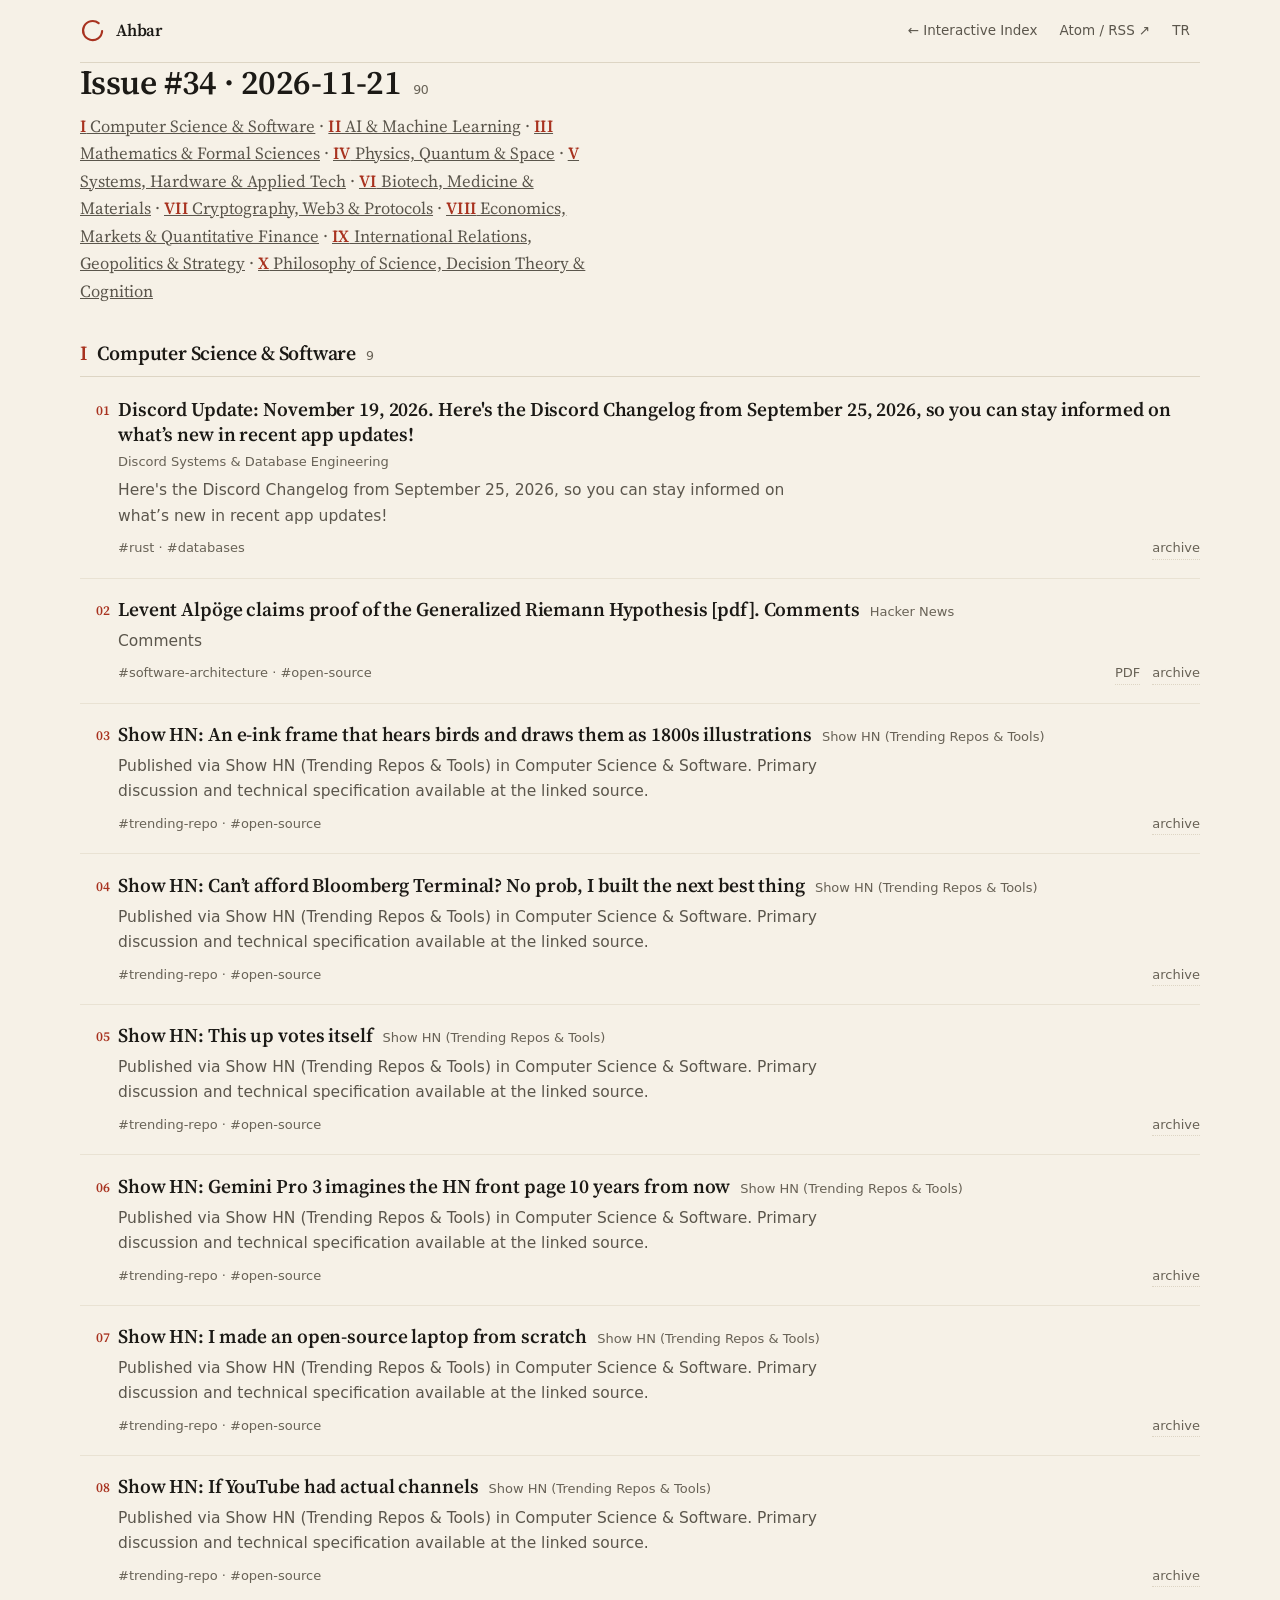
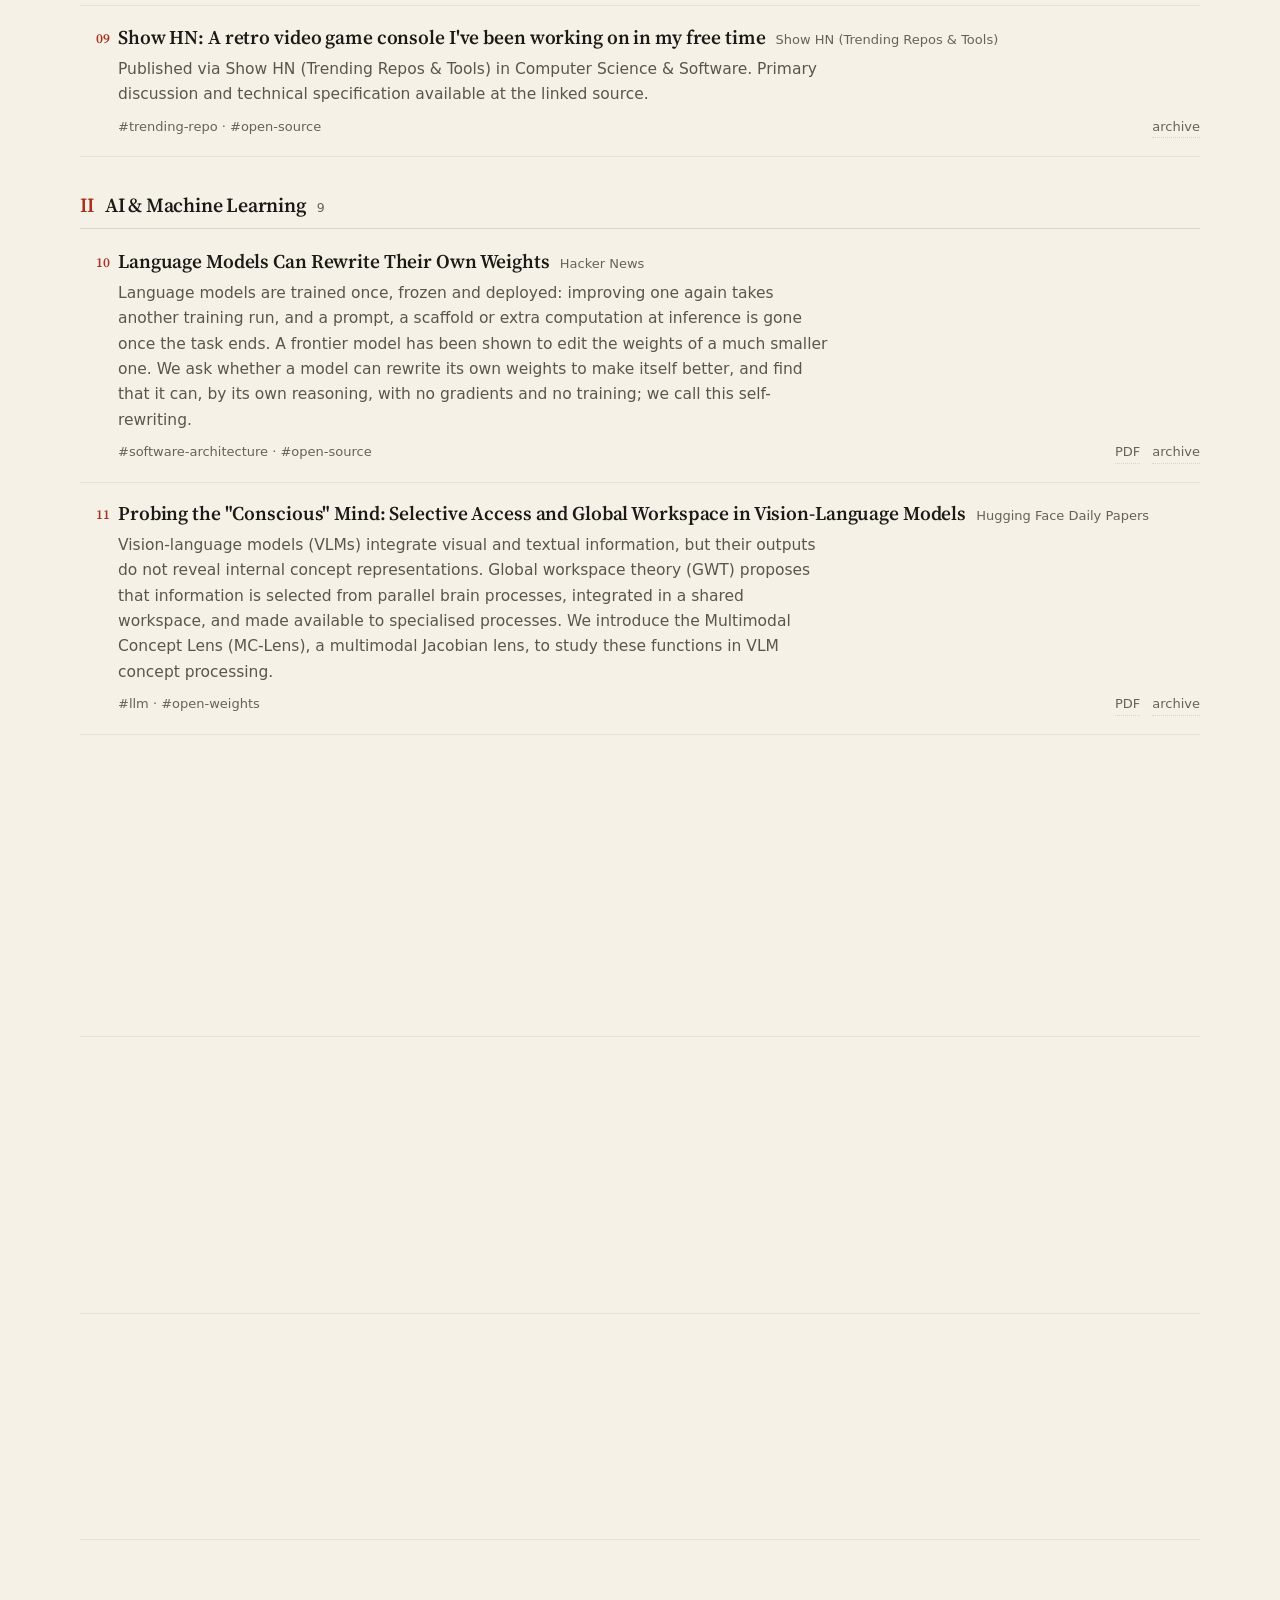
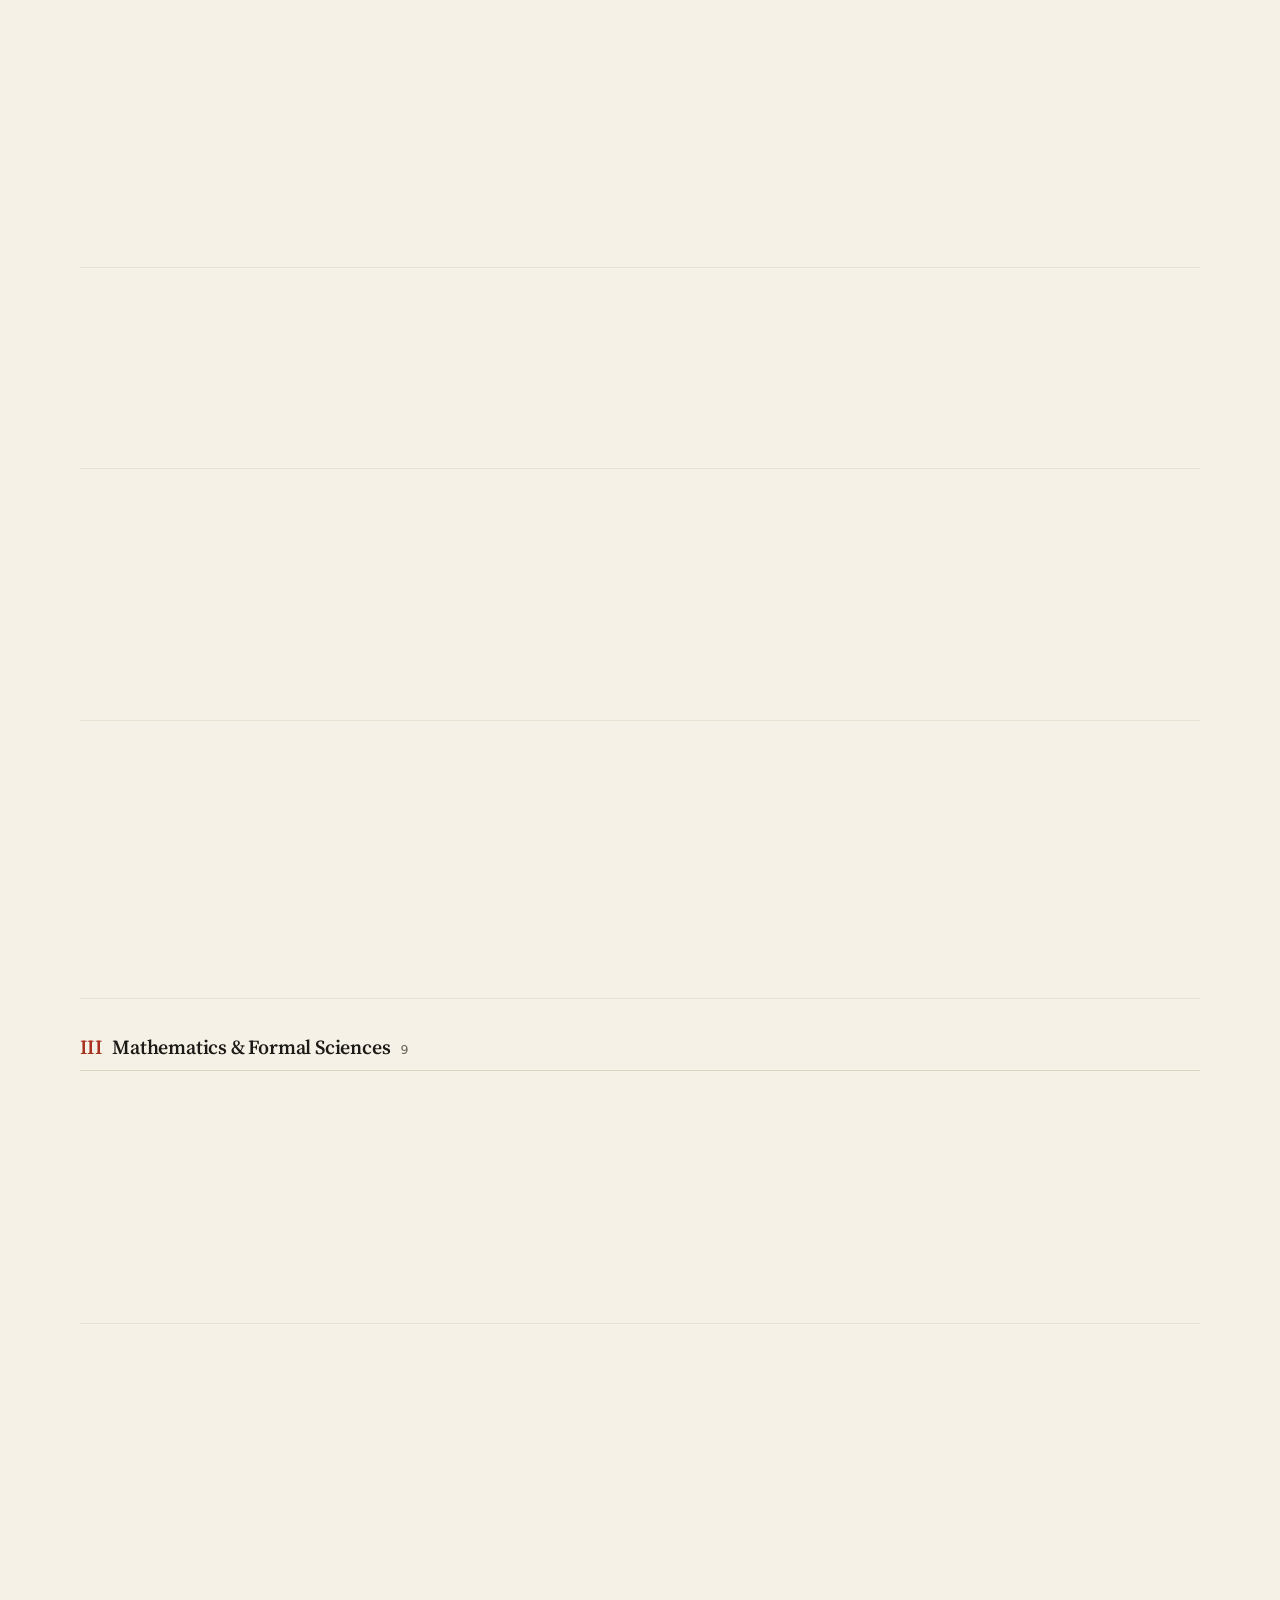
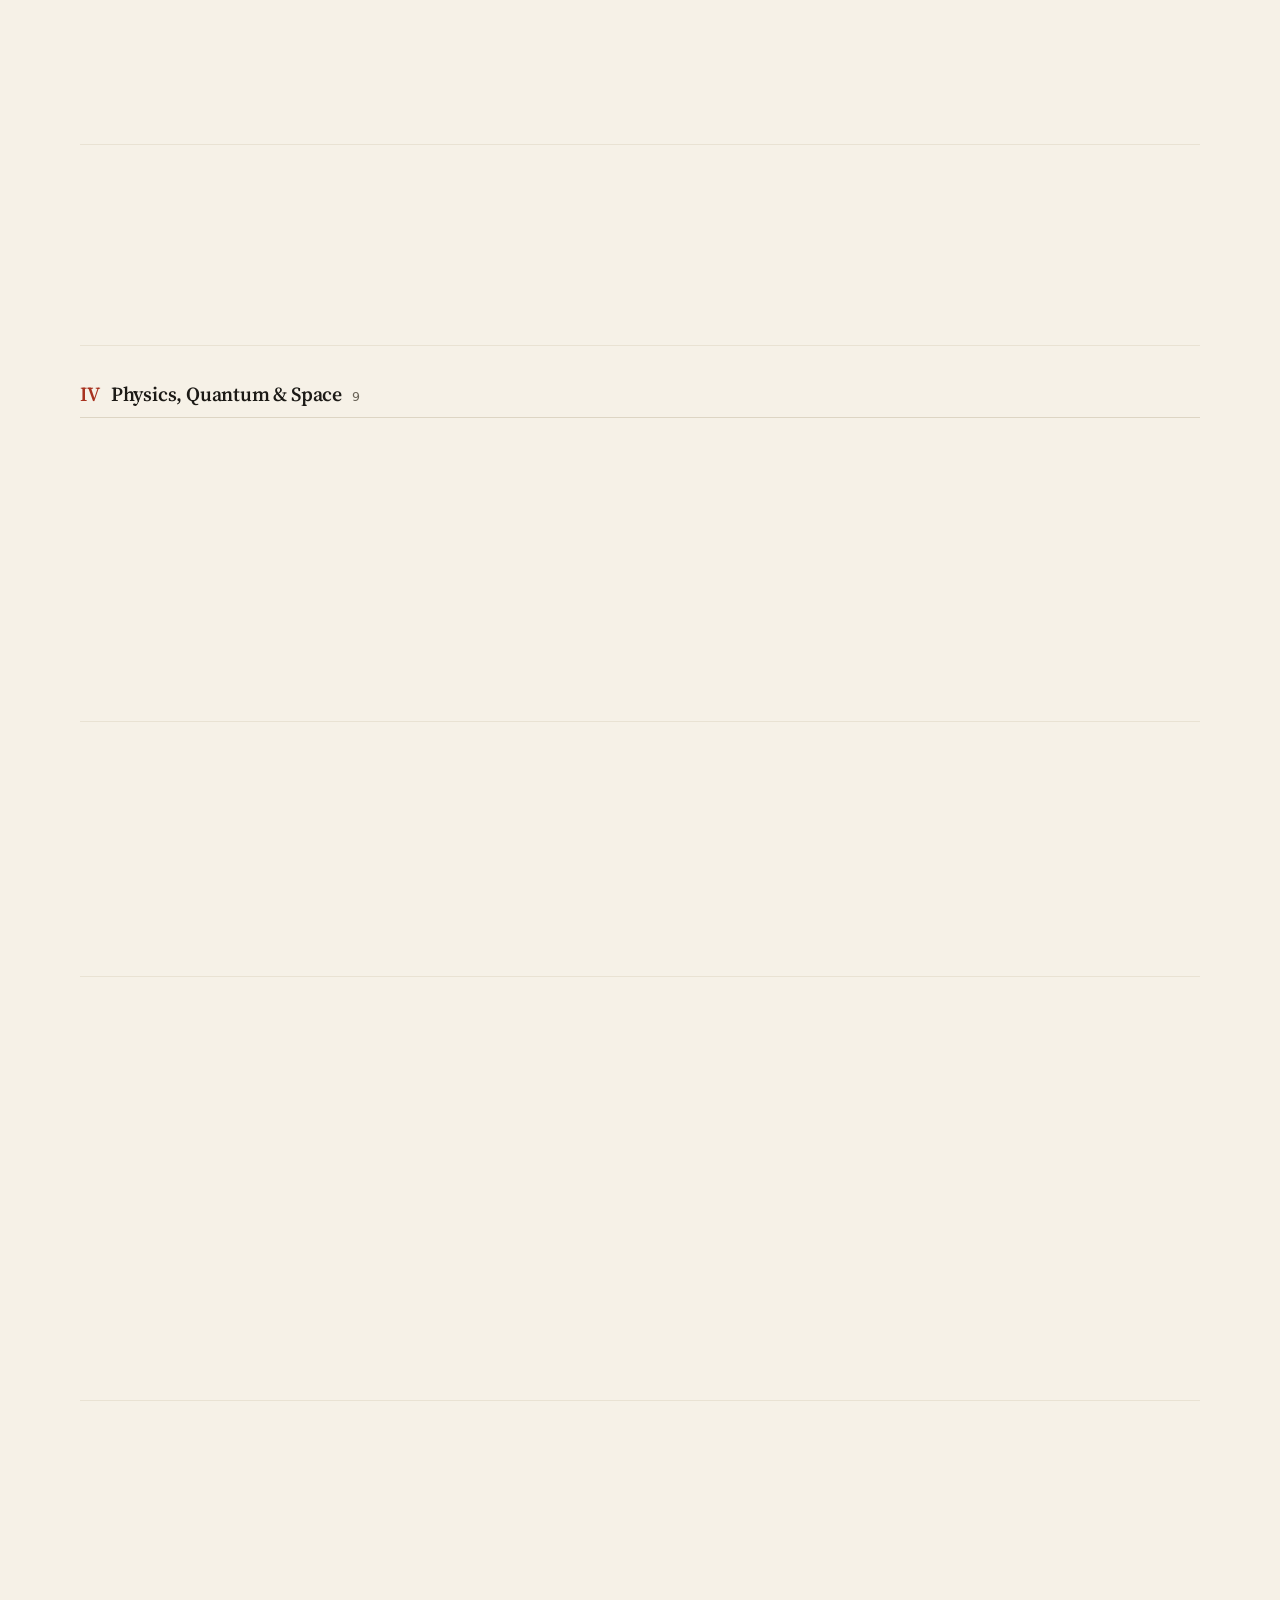
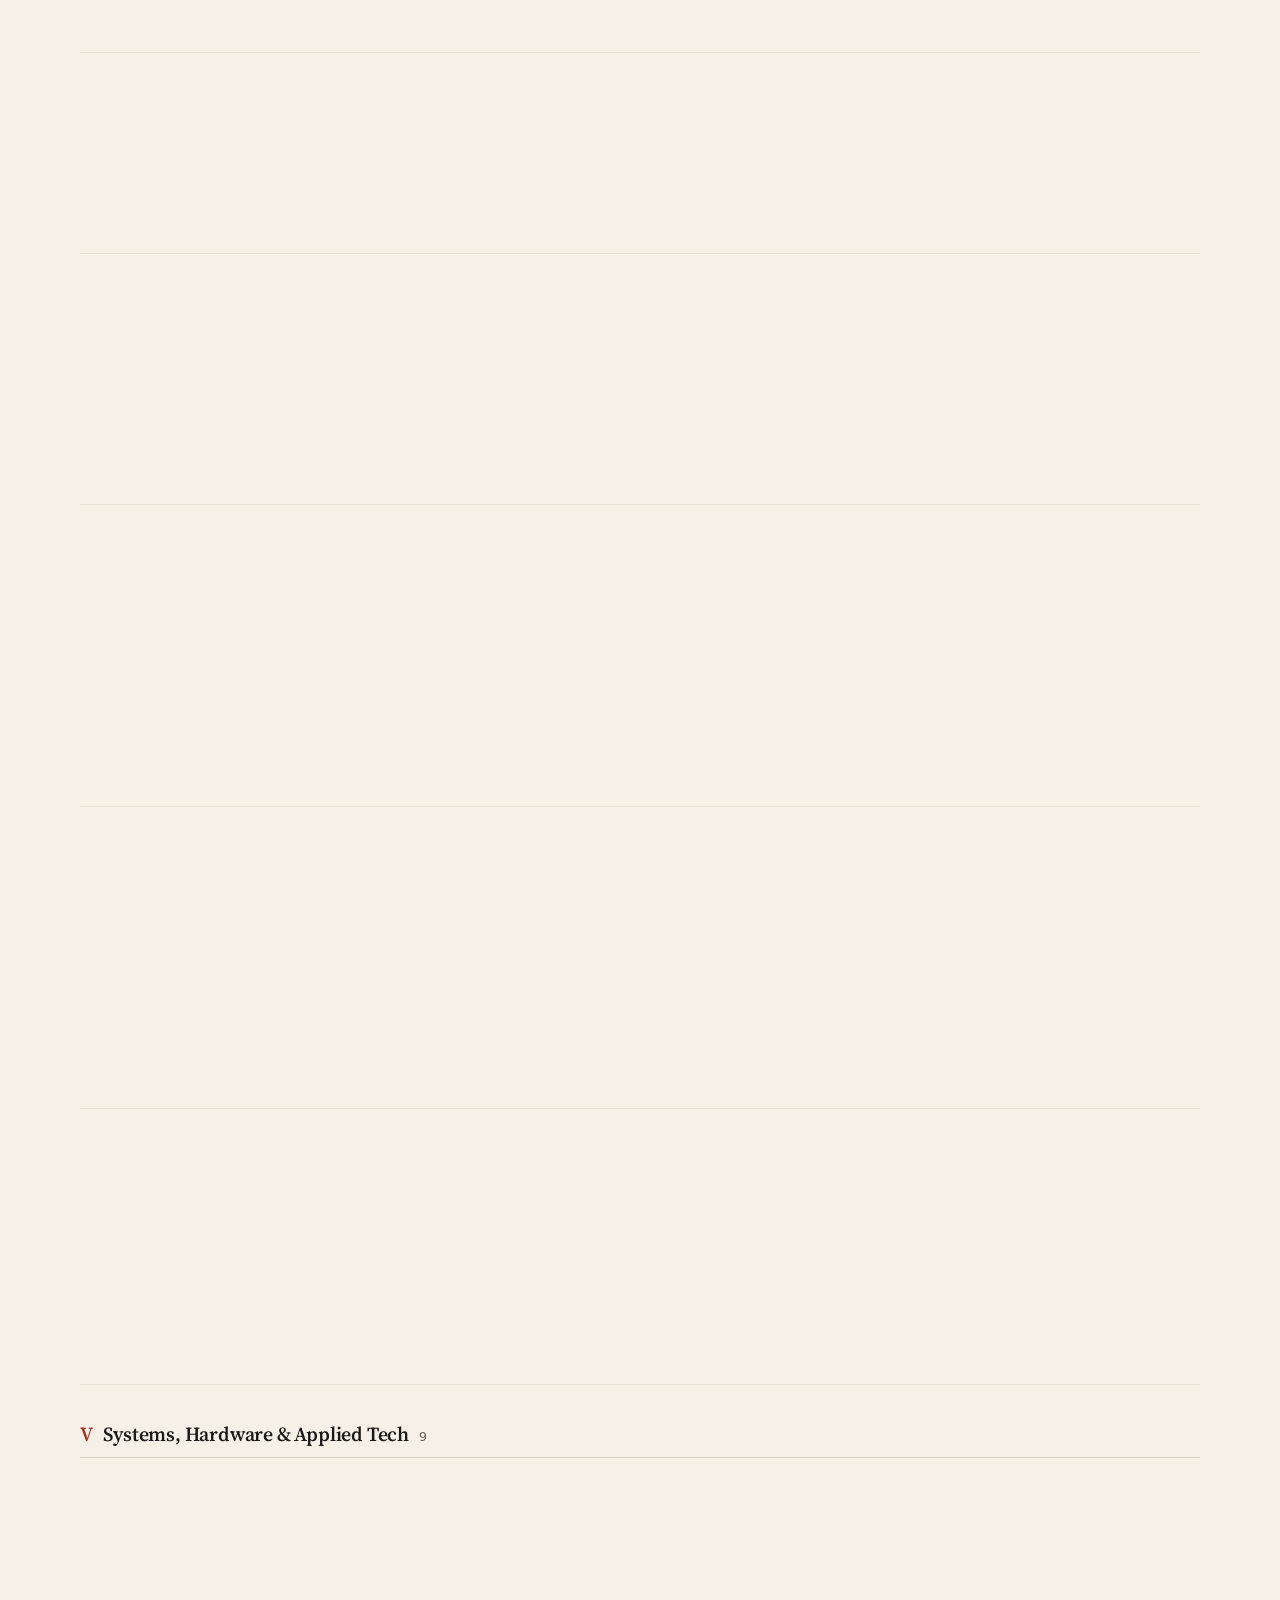
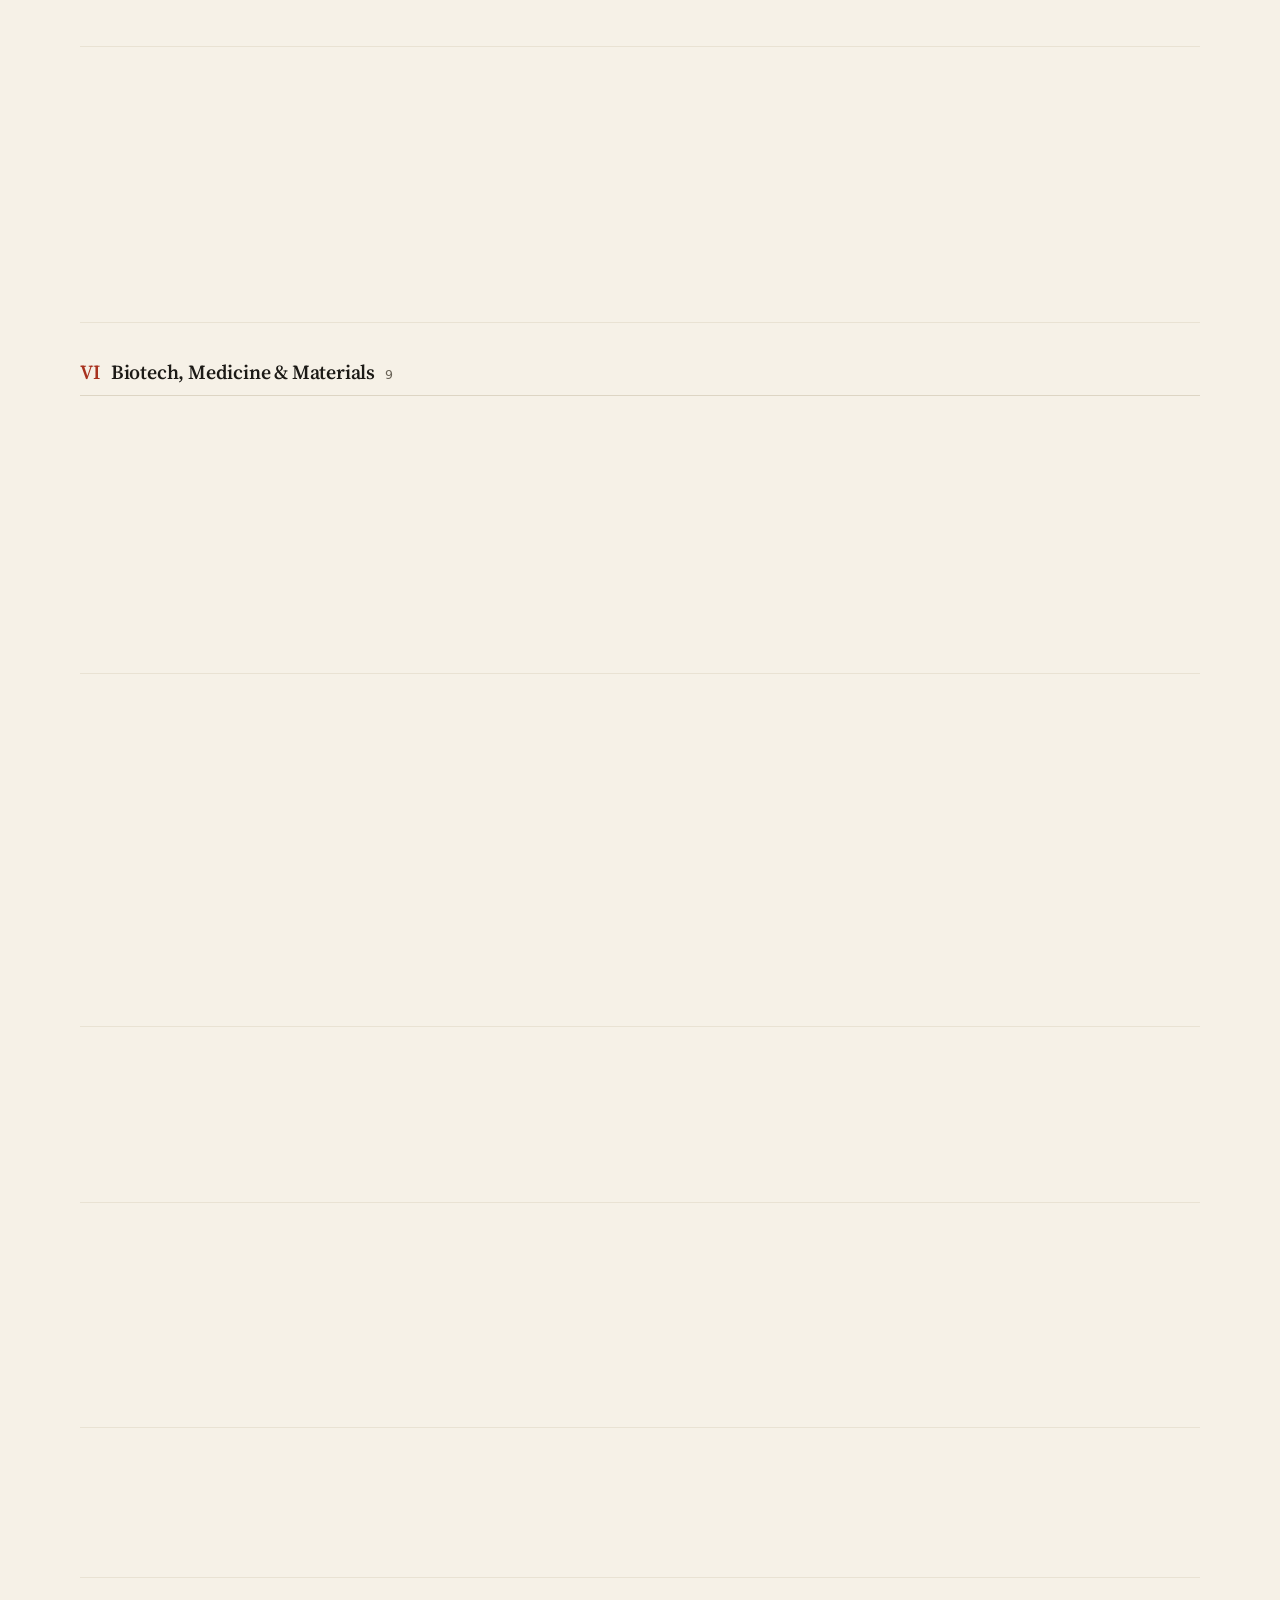
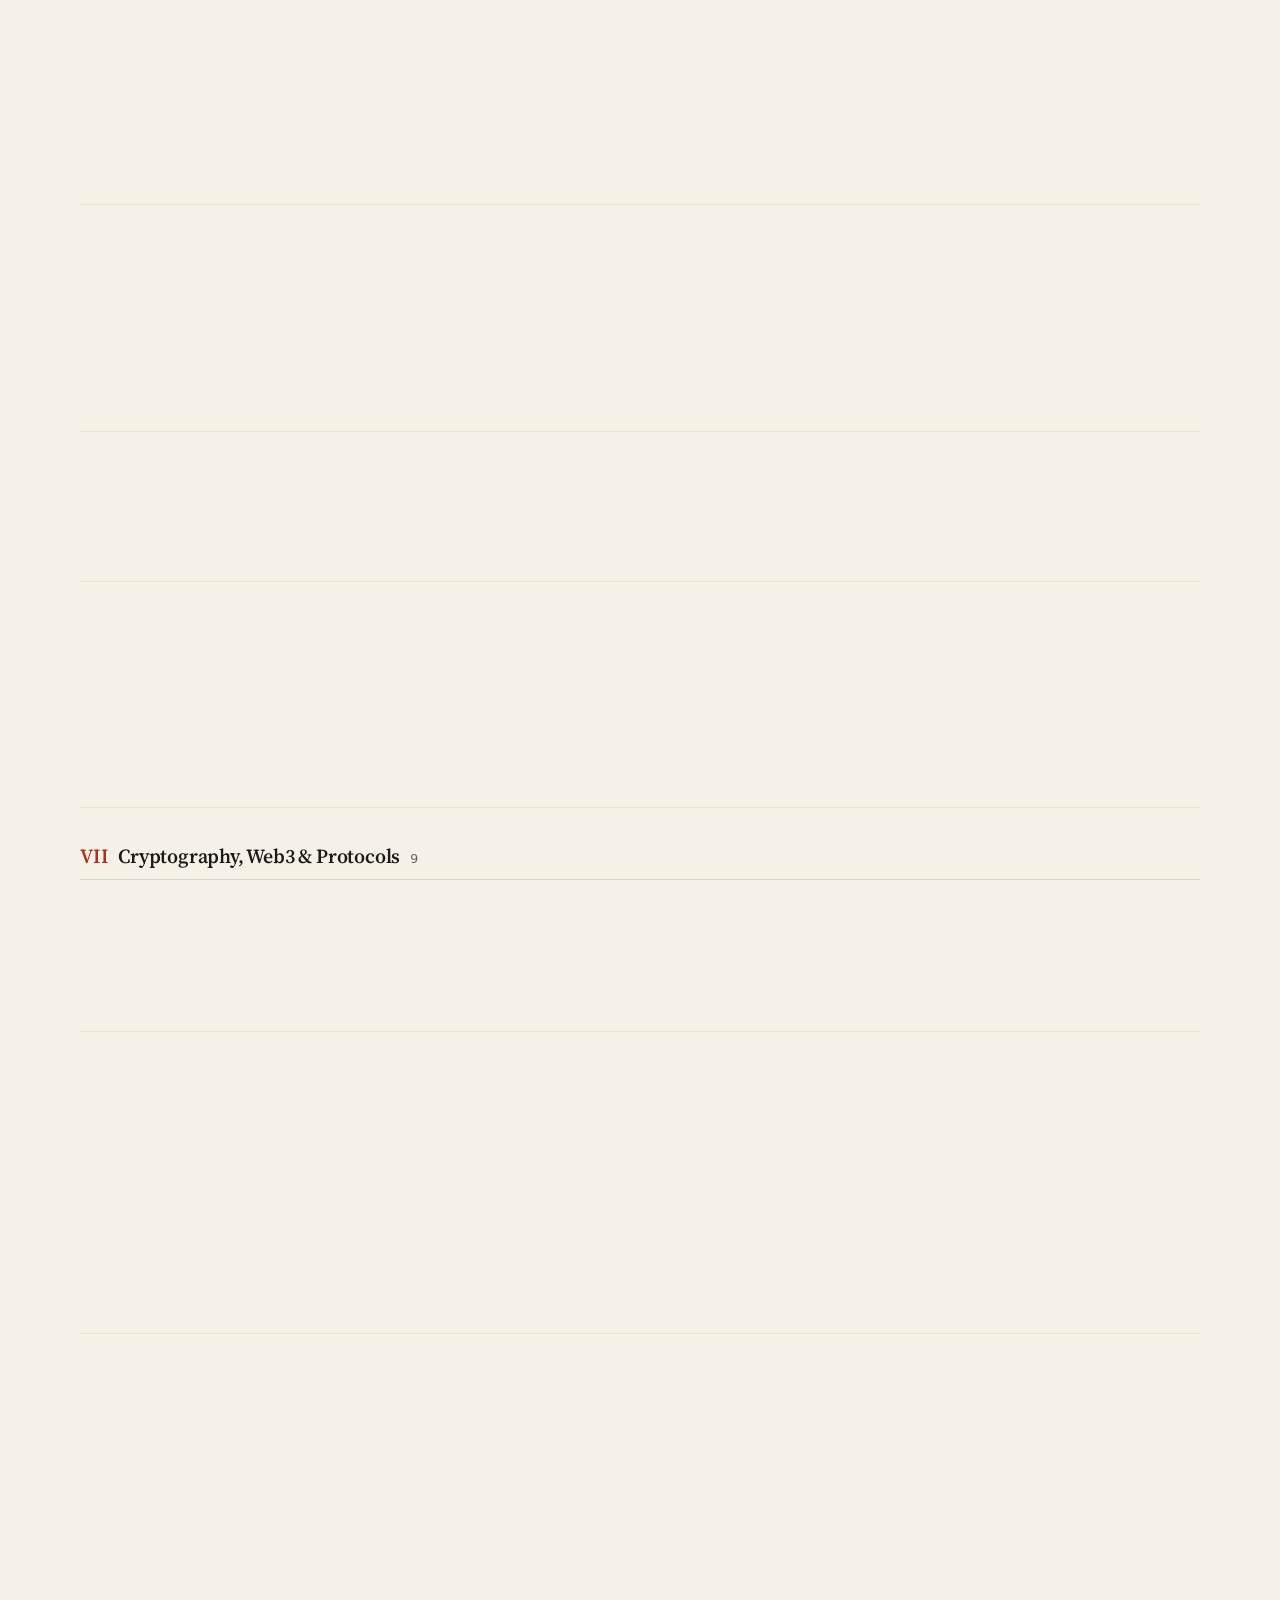
<file: k/en/index.html>
<!doctype html>
<html lang="en" data-theme="light">
<head>
<meta charset="utf-8">
<meta name="viewport" content="width=device-width, initial-scale=1">
<meta http-equiv="Content-Security-Policy" content="default-src 'none'; style-src 'self' 'unsafe-inline'; img-src 'self' data:; font-src 'self'; object-src 'none'; base-uri 'none'">
<title>Ahbar — Issue #34 (2026-11-21) · Plain-Text Directory</title>
<link rel="stylesheet" href="../../style.css">
</head>
<body class="calm static">
<div class="wrap">
<header class="top">
  <a class="logo" href="../../?lang=en"><svg class="enso" viewBox="0 0 60 60" aria-hidden="true"><path d="M43 12A22 22 0 1 0 51 30"/></svg><span>Ahbar</span></a>
  <nav class="acts">
    <a class="lnk" href="../../?lang=en">← Interactive Index</a>
    <a class="lnk" href="../../feed.xml">Atom / RSS ↗</a>
    <a class="lnk" href="../">TR</a>
  </nav>
</header>

<main id="list">
<div class="fieldpage">
<h1 class="ph">Issue #34 · 2026-11-21 <span class="n">90</span></h1>
<p class="lede"><a href="#sec-cs"><span class="rn">I</span> Computer Science &amp; Software</a> · <a href="#sec-ai"><span class="rn">II</span> AI &amp; Machine Learning</a> · <a href="#sec-math"><span class="rn">III</span> Mathematics &amp; Formal Sciences</a> · <a href="#sec-physics"><span class="rn">IV</span> Physics, Quantum &amp; Space</a> · <a href="#sec-systems"><span class="rn">V</span> Systems, Hardware &amp; Applied Tech</a> · <a href="#sec-bio"><span class="rn">VI</span> Biotech, Medicine &amp; Materials</a> · <a href="#sec-crypto"><span class="rn">VII</span> Cryptography, Web3 &amp; Protocols</a> · <a href="#sec-econ"><span class="rn">VIII</span> Economics, Markets &amp; Quantitative Finance</a> · <a href="#sec-geopolitics"><span class="rn">IX</span> International Relations, Geopolitics &amp; Strategy</a> · <a href="#sec-philosophy"><span class="rn">X</span> Philosophy of Science, Decision Theory &amp; Cognition</a></p>
<section id="sec-cs">
<h2 class="sh"><span class="rn">I</span> Computer Science &amp; Software <span class="n">9</span></h2>
<div class="recs">
<article class="rec"><div class="no">01</div><div class="rb"><div class="nm"><a class="name" href="https://discord.com/blog/discord-update-november-19-2026" target="_blank" rel="noopener">Discord Update: November 19, 2026. Here&#39;s the Discord Changelog from September 25, 2026, so you can stay informed on what’s new in recent app updates!</a> <span class="host">Discord Systems &amp; Database Engineering</span></div><p class="desc">Here&#39;s the Discord Changelog from September 25, 2026, so you can stay informed on what’s new in recent app updates!</p><div class="mt"><span class="itags">#rust · #databases</span><span class="meta"><a class="arch" href="https://web.archive.org/web/*/https://discord.com/blog/discord-update-november-19-2026" target="_blank" rel="noopener">archive</a></span></div></div></article>
<article class="rec"><div class="no">02</div><div class="rb"><div class="nm"><a class="name" href="https://alpo.ge/remark.pdf" target="_blank" rel="noopener">Levent Alpöge claims proof of the Generalized Riemann Hypothesis [pdf]. Comments</a> <span class="host">Hacker News</span></div><p class="desc">Comments</p><div class="mt"><span class="itags">#software-architecture · #open-source</span><span class="meta"><a class="arch" href="https://alpo.ge/remark.pdf" target="_blank" rel="noopener">PDF</a><a class="arch" href="https://web.archive.org/web/*/https://alpo.ge/remark.pdf" target="_blank" rel="noopener">archive</a></span></div></div></article>
<article class="rec"><div class="no">03</div><div class="rb"><div class="nm"><a class="name" href="https://github.com/arnegiacomo/fugleramme" target="_blank" rel="noopener">Show HN: An e-ink frame that hears birds and draws them as 1800s illustrations</a> <span class="host">Show HN (Trending Repos &amp; Tools)</span></div><p class="desc">Published via Show HN (Trending Repos &amp; Tools) in Computer Science &amp; Software. Primary discussion and technical specification available at the linked source.</p><div class="mt"><span class="itags">#trending-repo · #open-source</span><span class="meta"><a class="arch" href="https://web.archive.org/web/*/https://github.com/arnegiacomo/fugleramme" target="_blank" rel="noopener">archive</a></span></div></div></article>
<article class="rec"><div class="no">04</div><div class="rb"><div class="nm"><a class="name" href="https://github.com/DidierRLopes/GamestonkTerminal" target="_blank" rel="noopener">Show HN: Can’t afford Bloomberg Terminal? No prob, I built the next best thing</a> <span class="host">Show HN (Trending Repos &amp; Tools)</span></div><p class="desc">Published via Show HN (Trending Repos &amp; Tools) in Computer Science &amp; Software. Primary discussion and technical specification available at the linked source.</p><div class="mt"><span class="itags">#trending-repo · #open-source</span><span class="meta"><a class="arch" href="https://web.archive.org/web/*/https://github.com/DidierRLopes/GamestonkTerminal" target="_blank" rel="noopener">archive</a></span></div></div></article>
<article class="rec"><div class="no">05</div><div class="rb"><div class="nm"><a class="name" href="http://news.ycombinator.com/vote?for=3742902&amp;dir=up&amp;whence=%6e%65%77%65%73%74" target="_blank" rel="noopener">Show HN: This up votes itself</a> <span class="host">Show HN (Trending Repos &amp; Tools)</span></div><p class="desc">Published via Show HN (Trending Repos &amp; Tools) in Computer Science &amp; Software. Primary discussion and technical specification available at the linked source.</p><div class="mt"><span class="itags">#trending-repo · #open-source</span><span class="meta"><a class="arch" href="https://web.archive.org/web/*/http://news.ycombinator.com/vote?for=3742902&amp;dir=up&amp;whence=%6e%65%77%65%73%74" target="_blank" rel="noopener">archive</a></span></div></div></article>
<article class="rec"><div class="no">06</div><div class="rb"><div class="nm"><a class="name" href="https://dosaygo-studio.github.io/hn-front-page-2035/news" target="_blank" rel="noopener">Show HN: Gemini Pro 3 imagines the HN front page 10 years from now</a> <span class="host">Show HN (Trending Repos &amp; Tools)</span></div><p class="desc">Published via Show HN (Trending Repos &amp; Tools) in Computer Science &amp; Software. Primary discussion and technical specification available at the linked source.</p><div class="mt"><span class="itags">#trending-repo · #open-source</span><span class="meta"><a class="arch" href="https://web.archive.org/web/*/https://dosaygo-studio.github.io/hn-front-page-2035/news" target="_blank" rel="noopener">archive</a></span></div></div></article>
<article class="rec"><div class="no">07</div><div class="rb"><div class="nm"><a class="name" href="https://www.byran.ee/posts/creation/" target="_blank" rel="noopener">Show HN: I made an open-source laptop from scratch</a> <span class="host">Show HN (Trending Repos &amp; Tools)</span></div><p class="desc">Published via Show HN (Trending Repos &amp; Tools) in Computer Science &amp; Software. Primary discussion and technical specification available at the linked source.</p><div class="mt"><span class="itags">#trending-repo · #open-source</span><span class="meta"><a class="arch" href="https://web.archive.org/web/*/https://www.byran.ee/posts/creation/" target="_blank" rel="noopener">archive</a></span></div></div></article>
<article class="rec"><div class="no">08</div><div class="rb"><div class="nm"><a class="name" href="https://ytch.xyz" target="_blank" rel="noopener">Show HN: If YouTube had actual channels</a> <span class="host">Show HN (Trending Repos &amp; Tools)</span></div><p class="desc">Published via Show HN (Trending Repos &amp; Tools) in Computer Science &amp; Software. Primary discussion and technical specification available at the linked source.</p><div class="mt"><span class="itags">#trending-repo · #open-source</span><span class="meta"><a class="arch" href="https://web.archive.org/web/*/https://ytch.xyz" target="_blank" rel="noopener">archive</a></span></div></div></article>
<article class="rec"><div class="no">09</div><div class="rb"><div class="nm"><a class="name" href="https://internalregister.github.io/2019/03/14/Homebrew-Console.html" target="_blank" rel="noopener">Show HN: A retro video game console I&#39;ve been working on in my free time</a> <span class="host">Show HN (Trending Repos &amp; Tools)</span></div><p class="desc">Published via Show HN (Trending Repos &amp; Tools) in Computer Science &amp; Software. Primary discussion and technical specification available at the linked source.</p><div class="mt"><span class="itags">#trending-repo · #open-source</span><span class="meta"><a class="arch" href="https://web.archive.org/web/*/https://internalregister.github.io/2019/03/14/Homebrew-Console.html" target="_blank" rel="noopener">archive</a></span></div></div></article>
</div>
</section>
<section id="sec-ai">
<h2 class="sh"><span class="rn">II</span> AI &amp; Machine Learning <span class="n">9</span></h2>
<div class="recs">
<article class="rec"><div class="no">10</div><div class="rb"><div class="nm"><a class="name" href="https://arxiv.org/abs/2611.21885" target="_blank" rel="noopener">Language Models Can Rewrite Their Own Weights</a> <span class="host">Hacker News</span></div><p class="desc">Language models are trained once, frozen and deployed: improving one again takes another training run, and a prompt, a scaffold or extra computation at inference is gone once the task ends. A frontier model has been shown to edit the weights of a much smaller one. We ask whether a model can rewrite its own weights to make itself better, and find that it can, by its own reasoning, with no gradients and no training; we call this self-rewriting.</p><div class="mt"><span class="itags">#software-architecture · #open-source</span><span class="meta"><a class="arch" href="https://arxiv.org/pdf/2611.21885.pdf" target="_blank" rel="noopener">PDF</a><a class="arch" href="https://web.archive.org/web/*/https://arxiv.org/abs/2611.21885" target="_blank" rel="noopener">archive</a></span></div></div></article>
<article class="rec"><div class="no">11</div><div class="rb"><div class="nm"><a class="name" href="https://arxiv.org/abs/2611.26590" target="_blank" rel="noopener">Probing the &quot;Conscious&quot; Mind: Selective Access and Global Workspace in Vision-Language Models</a> <span class="host">Hugging Face Daily Papers</span></div><p class="desc">Vision-language models (VLMs) integrate visual and textual information, but their outputs do not reveal internal concept representations. Global workspace theory (GWT) proposes that information is selected from parallel brain processes, integrated in a shared workspace, and made available to specialised processes. We introduce the Multimodal Concept Lens (MC-Lens), a multimodal Jacobian lens, to study these functions in VLM concept processing.</p><div class="mt"><span class="itags">#llm · #open-weights</span><span class="meta"><a class="arch" href="https://arxiv.org/pdf/2611.26590.pdf" target="_blank" rel="noopener">PDF</a><a class="arch" href="https://web.archive.org/web/*/https://arxiv.org/abs/2611.26590" target="_blank" rel="noopener">archive</a></span></div></div></article>
<article class="rec"><div class="no">12</div><div class="rb"><div class="nm"><a class="name" href="https://arxiv.org/abs/2611.26107" target="_blank" rel="noopener">HiUni: Harmonizing Understanding and Generation in Shared Visual Space. Unified multimodal models aim to support visual understanding and generation within a single framework.</a> <span class="host">Hugging Face Daily Papers</span></div><p class="desc">Unified multimodal models aim to support visual understanding and generation within a single framework. However, prevailing approaches often separate their visual representations or backbone computation to accommodate the different requirements of these two tasks, which limits the degree of unification. In this paper, we present HiUni, which revisits this design choice and explores whether a pretrained vision language model can be directly extended into a unified model with extensive parameter sharing.</p><div class="mt"><span class="itags">#llm · #open-weights · #clean-tech · #computer-vision</span><span class="meta"><a class="arch" href="https://arxiv.org/pdf/2611.26107.pdf" target="_blank" rel="noopener">PDF</a><a class="arch" href="https://web.archive.org/web/*/https://arxiv.org/abs/2611.26107" target="_blank" rel="noopener">archive</a></span></div></div></article>
<article class="rec"><div class="no">13</div><div class="rb"><div class="nm"><a class="name" href="https://arxiv.org/abs/2611.26627" target="_blank" rel="noopener">RL Post-Training in Diffusion Transformers Is Activation Steering</a> <span class="host">Hugging Face Daily Papers</span></div><p class="desc">Reinforcement learning (RL) post-training substantially improves the visual quality, text rendering, and compositional accuracy of diffusion transformers. Because capabilities such as rendering requested text or composing multiple objects are inherently prompt-dependent, a natural hypothesis is that improving them requires learning complex, input-dependent transformations. To isolate how much of these gains an input-independent shift explains, we probe each RL-tuned model with a deliberately simple parameterization: a fixed set of steering vectors added to the block outputs of the frozen base model.</p><div class="mt"><span class="itags">#llm · #open-weights · #clean-tech · #computer-vision</span><span class="meta"><a class="arch" href="https://arxiv.org/pdf/2611.26627.pdf" target="_blank" rel="noopener">PDF</a><a class="arch" href="https://web.archive.org/web/*/https://arxiv.org/abs/2611.26627" target="_blank" rel="noopener">archive</a></span></div></div></article>
<article class="rec"><div class="no">14</div><div class="rb"><div class="nm"><a class="name" href="https://arxiv.org/abs/2611.26617" target="_blank" rel="noopener">One Prior, Two Dynamics: Repurposing Video Diffusion Transformers for Self-Supervised Latent Action Learning</a> <span class="host">Hugging Face Daily Papers</span></div><p class="desc">Videos reveal how the world changes, but rarely the actions that cause those changes. Latent action learning recovers such supervision from visual transitions, yet often learns the underlying dynamics largely from scratch. We ask whether a pretrained video generator can instead provide the prior for both inverse and forward dynamics.</p><div class="mt"><span class="itags">#llm · #open-weights · #clean-tech · #computer-vision</span><span class="meta"><a class="arch" href="https://arxiv.org/pdf/2611.26617.pdf" target="_blank" rel="noopener">PDF</a><a class="arch" href="https://web.archive.org/web/*/https://arxiv.org/abs/2611.26617" target="_blank" rel="noopener">archive</a></span></div></div></article>
<article class="rec"><div class="no">15</div><div class="rb"><div class="nm"><a class="name" href="https://arxiv.org/abs/2611.26540" target="_blank" rel="noopener">AURA: AUdio-dRiven streaming Avatar</a> <span class="host">Hugging Face Daily Papers</span></div><p class="desc">Current audio-driven video diffusion models can synthesize realistic talking-head videos but generally require dozens of diffusion denoising steps over multi-second video chunks, making them unsuitable for streaming applications such as voice assistants and virtual avatars, where low-latency and online causal generation are required properties. AURA generates video chunk by chunk with a rolling KV cache, requiring only the audio of the current chunk to start generating, rather than a multi-second audio look-ahead like bidirectional models. It comes in two sizes: AURA 1.3B streams 576p video in real time on a single GPU (20.7 fps for a 16 Hz playback rate), making it suited to interactive avatar applications, and AURA 5B streams 720p video at 9.7 fps.</p><div class="mt"><span class="itags">#llm · #open-weights · #clean-tech · #computer-vision</span><span class="meta"><a class="arch" href="https://arxiv.org/pdf/2611.26540.pdf" target="_blank" rel="noopener">PDF</a><a class="arch" href="https://web.archive.org/web/*/https://arxiv.org/abs/2611.26540" target="_blank" rel="noopener">archive</a></span></div></div></article>
<article class="rec"><div class="no">16</div><div class="rb"><div class="nm"><a class="name" href="https://arxiv.org/abs/2611.26286" target="_blank" rel="noopener">Twice-Told Critiques: Claim-Level Homogenization of Peer Review in the LLM Era</a> <span class="host">Hugging Face Daily Papers</span></div><p class="desc">Peer review relies on several readers finding different problems. We measure critique overlap in conference and journal reviews. At ICLR, measured overlap rose from 12.0% in 2026 to 21.3% in 2027, in reviews from the same stage of the review process, with year-on-year rises at NeurIPS, ICML and the F1000 and PLOS journals.</p><div class="mt"><span class="itags">#llm · #open-weights</span><span class="meta"><a class="arch" href="https://arxiv.org/pdf/2611.26286.pdf" target="_blank" rel="noopener">PDF</a><a class="arch" href="https://web.archive.org/web/*/https://arxiv.org/abs/2611.26286" target="_blank" rel="noopener">archive</a></span></div></div></article>
<article class="rec"><div class="no">17</div><div class="rb"><div class="nm"><a class="name" href="https://arxiv.org/abs/2611.25279" target="_blank" rel="noopener">Accord: Universal Online Metric Localization and Dense Mapping from one Camera and an IMU</a> <span class="host">Hugging Face Daily Papers</span></div><p class="desc">Dense metric mapping from a single camera and IMU remains challenging: visual-inertial odometry (VIO) provides metric motion but sparse geometry, whereas feed-forward depth models predict dense structure without ensuring metric scale. We present Accord, which constructs an accurate online dense metric map from any camera with an IMU. A VIO filter publishes metric poses, a depth foundation model conditioned on them predicts depth for short keyframe windows, and a factor graph fuses the resulting submaps.</p><div class="mt"><span class="itags">#llm · #open-weights · #combinatorics · #infosec</span><span class="meta"><a class="arch" href="https://arxiv.org/pdf/2611.25279.pdf" target="_blank" rel="noopener">PDF</a><a class="arch" href="https://web.archive.org/web/*/https://arxiv.org/abs/2611.25279" target="_blank" rel="noopener">archive</a></span></div></div></article>
<article class="rec"><div class="no">18</div><div class="rb"><div class="nm"><a class="name" href="https://arxiv.org/abs/2611.26232" target="_blank" rel="noopener">Time Series Structure Learning with Local Causal Parent Discovery</a> <span class="host">Hugging Face Daily Papers</span></div><p class="desc">Learning and inference on time series can pose significant statistical challenges, including autocorrelated observations, distribution shift over time, and the curse of dimensionality. These challenges complicate the practical application of causal discovery algorithms, which already suffer from high computational and sample complexity in the general case. To mitigate these issues, this work introduces Iterative Temporal Parent Discovery (ITPD): a sound and complete constraint-based procedure for causal structure learning on multivariate time series with causal nonstationarity.</p><div class="mt"><span class="itags">#llm · #open-weights · #combinatorics · #infosec</span><span class="meta"><a class="arch" href="https://arxiv.org/pdf/2611.26232.pdf" target="_blank" rel="noopener">PDF</a><a class="arch" href="https://web.archive.org/web/*/https://arxiv.org/abs/2611.26232" target="_blank" rel="noopener">archive</a></span></div></div></article>
</div>
</section>
<section id="sec-math">
<h2 class="sh"><span class="rn">III</span> Mathematics &amp; Formal Sciences <span class="n">9</span></h2>
<div class="recs">
<article class="rec"><div class="no">19</div><div class="rb"><div class="nm"><a class="name" href="https://arxiv.org/abs/2611.26622v1" target="_blank" rel="noopener">Quasipolynomial pyjamas. The ``pyjama stripe&quot; <math display="inline" class="m"><mrow>E(ε)</mrow></math> is the set of all complex numbers whose real part lies within <math display="inline" class="m"><mrow>ε</mrow></math> of the nearest integer.</a> <span class="host">arXiv Mathematics (NT, CO, AG, LO, AT, GR)</span></div><p class="desc">The ``pyjama stripe&quot; <math display="inline" class="m"><mrow>E(ε)</mrow></math> is the set of all complex numbers whose real part lies within <math display="inline" class="m"><mrow>ε</mrow></math> of the nearest integer. The Pyjama Problem asks whether, for each <math display="inline" class="m"><mrow>ε &gt; 0</mrow></math>, there exists some union of finitely many rotations of <math display="inline" class="m"><mrow>E(ε)</mrow></math> about the origin that covers the plane. This was answered in the affirmative by Manners.</p><div class="mt"><span class="itags">#number-theory · #combinatorics · #analysis-pde</span><span class="meta"><a class="arch" href="https://arxiv.org/pdf/2611.26622v1.pdf" target="_blank" rel="noopener">PDF</a><a class="arch" href="https://web.archive.org/web/*/https://arxiv.org/abs/2611.26622v1" target="_blank" rel="noopener">archive</a></span></div></div></article>
<article class="rec"><div class="no">20</div><div class="rb"><div class="nm"><a class="name" href="https://arxiv.org/abs/2611.26597v1" target="_blank" rel="noopener">Equivariant iterated Eisenstein integrals for congruence subgroups of level 2</a> <span class="host">arXiv Mathematics (NT, CO, AG, LO, AT, GR)</span></div><p class="desc">The modular properties of holomorphic Eisenstein series for <math display="inline" class="m"><mrow>mathrmSL<sub>2</sub>(ℤ)</mrow></math> and its congruence subgroups do not carry over to their primitives. Instead, the transformation of iterated Eisenstein integrals under congruence subgroups of level <math display="inline" class="m"><mrow>N</mrow></math> introduces inhomogeneous terms comprising (among others) cyclotomic multiple zeta values of level <math display="inline" class="m"><mrow>N</mrow></math>. We combine iterated Eisenstein integrals for the congruence subgroups of level <math display="inline" class="m"><mrow>N=2</mrow></math> of arbitrary iteration depth with their complex conjugates and (single-valued) level-2 cyclotomic multiple zeta values such that they define non-holomorphic modular forms.</p><div class="mt"><span class="itags">#number-theory · #combinatorics · #high-energy · #algebra-geometry</span><span class="meta"><a class="arch" href="https://arxiv.org/pdf/2611.26597v1.pdf" target="_blank" rel="noopener">PDF</a><a class="arch" href="https://web.archive.org/web/*/https://arxiv.org/abs/2611.26597v1" target="_blank" rel="noopener">archive</a></span></div></div></article>
<article class="rec"><div class="no">21</div><div class="rb"><div class="nm"><a class="name" href="https://arxiv.org/abs/2611.26570v1" target="_blank" rel="noopener">On Romik&#39;s rationality conjectures for critical percolation. The completely packed <math display="inline" class="m"><mrow>O(1)</mrow></math> loop model can be viewed as an interface representation of critical bond percolation on the square lattice.</a> <span class="host">arXiv Mathematics (NT, CO, AG, LO, AT, GR)</span></div><p class="desc">The completely packed <math display="inline" class="m"><mrow>O(1)</mrow></math> loop model can be viewed as an interface representation of critical bond percolation on the square lattice. We consider submatching events, which prescribe how these interfaces pair finitely many consecutive boundary points. Romik&#39;s rationality conjectures predict that the probabilities of these events on the semi-infinite cylinder are given by specific rational functions, which even become dyadic rationals in the half-plane limit.</p><div class="mt"><span class="itags">#number-theory · #combinatorics · #probability-stats · #post-quantum</span><span class="meta"><a class="arch" href="https://arxiv.org/pdf/2611.26570v1.pdf" target="_blank" rel="noopener">PDF</a><a class="arch" href="https://web.archive.org/web/*/https://arxiv.org/abs/2611.26570v1" target="_blank" rel="noopener">archive</a></span></div></div></article>
<article class="rec"><div class="no">22</div><div class="rb"><div class="nm"><a class="name" href="https://arxiv.org/abs/2611.26568v1" target="_blank" rel="noopener">Optimal Control in Pairs Trading with Negative-Power Utility</a> <span class="host">arXiv Analysis, PDEs &amp; Probability (AP, PR, NA, OC)</span></div><p class="desc">We solve a finite-horizon consumption and investment problem in a pairs trading model with an Ornstein-Uhlenbeck spread and utility <math display="inline" class="m"><mrow>U(x)=-x<sup>-γ</sup></mrow></math>, <math display="inline" class="m"><mrow>γ&gt;0</mrow></math>. Linearizing the Hamilton-Jacobi-Bellman equation gives explicit formulas for the value function and the optimal feedback control. A budget inequality and concavity verify optimality over all admissible strategies with nonnegative wealth on every finite horizon, without Novikov&#39;s condition.</p><div class="mt"><span class="itags">#analysis-pde · #probability-stats · #quant-finance · #optimization</span><span class="meta"><a class="arch" href="https://arxiv.org/pdf/2611.26568v1.pdf" target="_blank" rel="noopener">PDF</a><a class="arch" href="https://web.archive.org/web/*/https://arxiv.org/abs/2611.26568v1" target="_blank" rel="noopener">archive</a></span></div></div></article>
<article class="rec"><div class="no">23</div><div class="rb"><div class="nm"><a class="name" href="https://arxiv.org/abs/2611.26507v1" target="_blank" rel="noopener">Hereditary permutations for simple types revisited: A baby case for University Algebra</a> <span class="host">arXiv CS (PL, SE, DB, DC, DS)</span></div><p class="desc">It is a classical result that the definable isomorphisms of the simply typed lambda-calculus with function types are exactly the hereditary permutations, and that they are generated by <math display="inline" class="m"><mrow>A → B → C cong B → A → C</mrow></math> and congruence. We give a new proof of this result that stays inside beta-normal eta-long typed terms and uses no completeness theorem: an induction that descends through both components of an isomorphism at once. We then go one level up and prove a coherence theorem: two derivations of an isomorphism denote the same isomorphism if and only if they are equal modulo an explicit list of equations (groupoid laws, functoriality, involution, naturality and the braid equation), so these equations present the groupoid of isomorphisms, a hereditary version of the Coxeter presentation of the symmetric groups.</p><div class="mt"><span class="itags">#compilers · #distributed-systems · #logic</span><span class="meta"><a class="arch" href="https://arxiv.org/pdf/2611.26507v1.pdf" target="_blank" rel="noopener">PDF</a><a class="arch" href="https://web.archive.org/web/*/https://arxiv.org/abs/2611.26507v1" target="_blank" rel="noopener">archive</a></span></div></div></article>
<article class="rec"><div class="no">24</div><div class="rb"><div class="nm"><a class="name" href="https://arxiv.org/abs/2611.26244v1" target="_blank" rel="noopener">Invariance and Expressiveness: Modal Variations. This contribution focuses on bisimulation invariance as the hallmark of modal model theory and of modal modelling.</a> <span class="host">arXiv CS (Formal Languages, Logic &amp; Verification)</span></div><p class="desc">This contribution focuses on bisimulation invariance as the hallmark of modal model theory and of modal modelling. It exemplifies traditional as well as more recent ramifications \&amp;\ extensions of classical results -- involving variant modes of bisimulation equivalence and matching modalities also beyond plain Kripke structures, and emphasising especially the technical challenges in finite model theory and other non-elementary settings. Main results to be discussed revolve about the theme of expressive completeness phenomena: beside expressive completeness under bisimulation invariance in relation to first-order background logics, in the style of van Benthem--Rosen characterisations, this also concerns maximality results under criteria form abstract model theory, in the style of Lindstroem theorems.</p><div class="mt"><span class="itags">#formal-proofs · #compilers · #logic</span><span class="meta"><a class="arch" href="https://arxiv.org/pdf/2611.26244v1.pdf" target="_blank" rel="noopener">PDF</a><a class="arch" href="https://web.archive.org/web/*/https://arxiv.org/abs/2611.26244v1" target="_blank" rel="noopener">archive</a></span></div></div></article>
<article class="rec"><div class="no">25</div><div class="rb"><div class="nm"><a class="name" href="https://terrytao.wordpress.com/2026/11/20/postdoc-positions-at-the-columbia-data-science-institute/" target="_blank" rel="noopener">Postdoc positions at the Columbia Data Science Institute</a> <span class="host">What&apos;s New (Terence Tao)</span></div><p class="desc">[This is a guest post by Ivan Corwin – T.] Dear colleagues, I am writing to encourage applications to the Columbia Data Science Institute’s postdoc program, for those interested in being involved in Columbia’s AI and Mathematical Foundations research activities. See the (Fun)damental AI &amp; Math description here for some activity in spring 2026 and here […]</p><div class="mt"><span class="itags">#analysis-pde · #formal-proofs</span><span class="meta"><a class="arch" href="https://web.archive.org/web/*/https://terrytao.wordpress.com/2026/11/20/postdoc-positions-at-the-columbia-data-science-institute/" target="_blank" rel="noopener">archive</a></span></div></div></article>
<article class="rec"><div class="no">26</div><div class="rb"><div class="nm"><a class="name" href="https://terrytao.wordpress.com/2026/11/13/introducing-mathhelm-a-place-to-discuss-ai-generated-papers/" target="_blank" rel="noopener">Introducing MathHelm: A Place to discuss AI-generated papers. [This is a guest post by the MathHelm scientific committee, whose membership is listed at the bottom of this post.</a> <span class="host">What&apos;s New (Terence Tao)</span></div><p class="desc">[This is a guest post by the MathHelm scientific committee, whose membership is listed at the bottom of this post. -T.] Mathematics depends on our regular conversations with colleagues and with the wider public. They help us share ideas, deepen our collective understanding, see where the field stands, and decide what to explore next.</p><div class="mt"><span class="itags">#analysis-pde · #formal-proofs</span><span class="meta"><a class="arch" href="https://web.archive.org/web/*/https://terrytao.wordpress.com/2026/11/13/introducing-mathhelm-a-place-to-discuss-ai-generated-papers/" target="_blank" rel="noopener">archive</a></span></div></div></article>
<article class="rec"><div class="no">27</div><div class="rb"><div class="nm"><a class="name" href="https://terrytao.wordpress.com/2026/11/12/247a-notes-4-weighted-estimates-and-pseudodifferential-operators/" target="_blank" rel="noopener">247A, Notes 4: Weighted estimates and pseudodifferential operators</a> <span class="host">What&apos;s New (Terence Tao)</span></div><p class="desc">— 1. Weighted inequalities — In the previous notes we have taken a linear or sublinear operator on a measure space and established mapping properties, such as These estimates reveal information about how the height and width of is controlled by the height and width of . However, these estimates do not indicate where the […]</p><div class="mt"><span class="itags">#analysis-pde · #formal-proofs</span><span class="meta"><a class="arch" href="https://web.archive.org/web/*/https://terrytao.wordpress.com/2026/11/12/247a-notes-4-weighted-estimates-and-pseudodifferential-operators/" target="_blank" rel="noopener">archive</a></span></div></div></article>
</div>
</section>
<section id="sec-physics">
<h2 class="sh"><span class="rn">IV</span> Physics, Quantum &amp; Space <span class="n">9</span></h2>
<div class="recs">
<article class="rec"><div class="no">28</div><div class="rb"><div class="nm"><a class="name" href="https://arxiv.org/abs/2611.26616v1" target="_blank" rel="noopener">Fractional Charge at Dislocations from Band-Inversion Cancellation. Band inversions with opposite Chern numbers cancel in the Hall response and yield counterpropagating boundary modes that can gap out.</a> <span class="host">arXiv Quantum &amp; Condensed Matter (quant-ph, cond-mat)</span></div><p class="desc">Band inversions with opposite Chern numbers cancel in the Hall response and yield counterpropagating boundary modes that can gap out. However, a bulk probe of the topology that survives such a cancellation is lacking. We here show that dislocations in inversion-symmetric two-band crystals with cancelling band inversions bind a half-integer charge, which reveals the quantized bulk polarization of the bond-centered obstructed atomic limit realized by such crystals.</p><div class="mt"><span class="itags">#quantum-computing · #condensed-matter · #materials-science · #post-quantum</span><span class="meta"><a class="arch" href="https://arxiv.org/pdf/2611.26616v1.pdf" target="_blank" rel="noopener">PDF</a><a class="arch" href="https://web.archive.org/web/*/https://arxiv.org/abs/2611.26616v1" target="_blank" rel="noopener">archive</a></span></div></div></article>
<article class="rec"><div class="no">29</div><div class="rb"><div class="nm"><a class="name" href="https://arxiv.org/abs/2611.26610v1" target="_blank" rel="noopener">Field theory and the biquadratic spin-1 chain. The antiferromagnetic biquadratic spin-1 chain is gapped, <math display="inline" class="m"><mrow>SU(3)</mrow></math> symmetric, and integrable.</a> <span class="host">arXiv Quantum &amp; Condensed Matter (quant-ph, cond-mat)</span></div><p class="desc">The antiferromagnetic biquadratic spin-1 chain is gapped, <math display="inline" class="m"><mrow>SU(3)</mrow></math> symmetric, and integrable. Standard arguments suggest that its low-energy physics is described by the <math display="inline" class="m"><mrow>mathbbCP<sup>2</sup></mrow></math> nonlinear sigma model at <math display="inline" class="m"><mrow>θ=π</mrow></math>. Using the Bethe ansatz, we show that its low-energy excitations can be interpreted as deconfined domain walls, just as in the sigma model.</p><div class="mt"><span class="itags">#quantum-computing · #condensed-matter · #high-energy · #post-quantum</span><span class="meta"><a class="arch" href="https://arxiv.org/pdf/2611.26610v1.pdf" target="_blank" rel="noopener">PDF</a><a class="arch" href="https://web.archive.org/web/*/https://arxiv.org/abs/2611.26610v1" target="_blank" rel="noopener">archive</a></span></div></div></article>
<article class="rec"><div class="no">30</div><div class="rb"><div class="nm"><a class="name" href="https://arxiv.org/abs/2611.26574v1" target="_blank" rel="noopener">Classical Oracle Separation of QMA from the QCMA Hierarchy and Quantum Cryptography Even When P = QCMA</a> <span class="host">arXiv Quantum &amp; Condensed Matter (quant-ph, cond-mat)</span></div><p class="desc">Remark: This work is in submission at STOC&#39;27 and thus the full manuscript has been publicly posted on the conference website since November 3rd, 2026. Inspired by the Codeword-Hash Structure problem recently introduced by Cakan (arXiV, 2026) to separate <math display="inline" class="m"><mrow>mathsfQMA</mrow></math> from <math display="inline" class="m"><mrow>mathsfQCIP</mrow></math>, we introduce a new problem called Codeword-Hash pairs in Noise (<math display="inline" class="m"><mrow>mathsfCHN</mrow></math>) and prove that, in the query complexity model, it is in <math display="inline" class="m"><mrow>mathsfQMA</mrow></math> but hard for the <math display="inline" class="m"><mrow>mathsfQCMA</mrow></math> hierarchy <math display="inline" class="m"><mrow>mathsfQCMAH = bigcup<sub>d≥1</sub>mathsfQCMA<sup>\mathsf{QCMA</sup><sup>\cdots^{\mathsf{QCMA</sup></mrow></math>, the classical-witness quantum-verifier analogue of <math display="inline" class="m"><mrow>mathsfPH=bigcup<sub>d≥1</sub>mathsfNP<sup>\mathsf{NP</sup><sup>\cdots^{\mathsf{NP</sup></mrow></math>. Using this problem, we show that there exists a classical oracle <math display="inline" class="m"><mrow>O</mrow></math> such that <math display="inline" class="m"><mrow>mathsfP<sup>O</sup>=mathsfBQP<sup>O</sup>=mathsfQCMA<sup>O</sup> =mathsfQCMAH<sup>O</sup> subset mathsfQMA<sup>O</sup>  but  mathsfQMA<sup>O</sup>notsubseteqmathsfQCMAH<sup>O</sup>,</mrow></math> thus showing that quantum state or quantum proof advantage could exist even if classical computers can efficiently solve any problem that can be quantumly verified with a classical proof.</p><div class="mt"><span class="itags">#quantum-computing · #condensed-matter · #cryptography · #combinatorics</span><span class="meta"><a class="arch" href="https://arxiv.org/pdf/2611.26574v1.pdf" target="_blank" rel="noopener">PDF</a><a class="arch" href="https://web.archive.org/web/*/https://arxiv.org/abs/2611.26574v1" target="_blank" rel="noopener">archive</a></span></div></div></article>
<article class="rec"><div class="no">31</div><div class="rb"><div class="nm"><a class="name" href="https://arxiv.org/abs/2611.26447v1" target="_blank" rel="noopener">Scaling classical hardware for accurate real-time quantum error correction</a> <span class="host">arXiv Quantum &amp; Condensed Matter (quant-ph, cond-mat)</span></div><p class="desc">Fault-tolerant quantum computation requires a classical decoder fast enough to process syndrome measurements at the rate at which they are generated, and to return its decisions with low latency. This is most demanding for superconducting processors, whose fast syndrome cycles force a trade-off between decoding speed and accuracy. Decoders fast enough to keep up sacrifice accuracy, which must be compensated for with larger codes and thus additional physical qubits.</p><div class="mt"><span class="itags">#quantum-computing · #condensed-matter · #computer-architecture · #ml-theory</span><span class="meta"><a class="arch" href="https://arxiv.org/pdf/2611.26447v1.pdf" target="_blank" rel="noopener">PDF</a><a class="arch" href="https://web.archive.org/web/*/https://arxiv.org/abs/2611.26447v1" target="_blank" rel="noopener">archive</a></span></div></div></article>
<article class="rec"><div class="no">32</div><div class="rb"><div class="nm"><a class="name" href="https://scottaaronson.blog/?p=10318" target="_blank" rel="noopener">Dana’s talk on OpenAI’s proof of the Unique Games Conjecture, now on YouTube!</a> <span class="host">Shtetl-Optimized (Scott Aaronson)</span></div><p class="desc">In my “Mathocalypse” post, I mentioned that my wife Dana—who’s been working on Subhash Khot’s Unique Games Conjecture since ~2009, for the entire time I’ve known her—has for the past few weeks (while on sabbatical at the Simons Institute in Berkeley) been spending essentially all of her time laboring to understand OpenAI’s recent proof of […]</p><div class="mt"><span class="itags">#quantum-computing · #algorithms</span><span class="meta"><a class="arch" href="https://web.archive.org/web/*/https://scottaaronson.blog/?p=10318" target="_blank" rel="noopener">archive</a></span></div></div></article>
<article class="rec"><div class="no">33</div><div class="rb"><div class="nm"><a class="name" href="https://scottaaronson.blog/?p=10270" target="_blank" rel="noopener">Podcasts about the Topic: Part III, with Brian Greene. As always, I strongly recommend 2x speed, which compensates somewhat for my verbal infelicities!</a> <span class="host">Shtetl-Optimized (Scott Aaronson)</span></div><p class="desc">As always, I strongly recommend 2x speed, which compensates somewhat for my verbal infelicities! New! More podcasts keep dropping! This one is with the AI alignment researcher Roman Yampolskiy, about … well, AI alignment, plus the Mathocalypse, plus quantum computing, plus whether the universe is a simulation, and I forget what else!</p><div class="mt"><span class="itags">#quantum-computing · #algorithms</span><span class="meta"><a class="arch" href="https://web.archive.org/web/*/https://scottaaronson.blog/?p=10270" target="_blank" rel="noopener">archive</a></span></div></div></article>
<article class="rec"><div class="no">34</div><div class="rb"><div class="nm"><a class="name" href="https://arxiv.org/abs/2611.26582v1" target="_blank" rel="noopener">End-to-End Quantum Algorithm for Differential Equations: Application to Simulating a Biomolecular System</a> <span class="host">arXiv CS (PL, SE, DB, DC, DS)</span></div><p class="desc">Quantum algorithms for differential equations have the potential for substantial algorithmic speedups over classical methods. However, they rely on certain assumptions and abstract oracle specifications that leave their practical feasibility and computational advantages for realistic applications unclear. Here we formalize the concept of an end-to-end quantum algorithm for differential equations as one that accepts classical inputs and returns classical outputs, and provide implementations for algorithmic primitives in constructing such algorithms.</p><div class="mt"><span class="itags">#compilers · #distributed-systems · #quantum-computing · #algorithms</span><span class="meta"><a class="arch" href="https://arxiv.org/pdf/2611.26582v1.pdf" target="_blank" rel="noopener">PDF</a><a class="arch" href="https://web.archive.org/web/*/https://arxiv.org/abs/2611.26582v1" target="_blank" rel="noopener">archive</a></span></div></div></article>
<article class="rec"><div class="no">35</div><div class="rb"><div class="nm"><a class="name" href="https://arxiv.org/abs/2611.26436v1" target="_blank" rel="noopener">When lies look like noise: certifying untrusted entanglement swapping. Entanglement swapping lets quantum repeaters distribute entanglement over long distances, a prerequisite for the quantum internet.</a> <span class="host">arXiv CS (PL, SE, DB, DC, DS)</span></div><p class="desc">Entanglement swapping lets quantum repeaters distribute entanglement over long distances, a prerequisite for the quantum internet. We study its security in a noisy network whose intermediate nodes perform the quantum operations faithfully but may misreport the classical outcome that end users rely on. We show that the ideal functionality of entanglement swapping cannot be realised, because it gives the adversary no influence over the delivered state, whereas a node that relabels its report does have such influence.</p><div class="mt"><span class="itags">#compilers · #distributed-systems · #quantum-computing · #rust</span><span class="meta"><a class="arch" href="https://arxiv.org/pdf/2611.26436v1.pdf" target="_blank" rel="noopener">PDF</a><a class="arch" href="https://web.archive.org/web/*/https://arxiv.org/abs/2611.26436v1" target="_blank" rel="noopener">archive</a></span></div></div></article>
<article class="rec"><div class="no">36</div><div class="rb"><div class="nm"><a class="name" href="https://arxiv.org/abs/2611.26400v1" target="_blank" rel="noopener">On the semantics of conditional branching</a> <span class="host">arXiv CS (PL, SE, DB, DC, DS)</span></div><p class="desc">Motivated by the non-standard interpretations of if-then-else in probabilistic and quantum programs we review the different semantics of conditional branching and propose a unifying categorical structure for the interpretation of if-then-else. We show that many semantically important categories possess this structure, covering inter alia classical, probabilistic, quantum or non-deterministic computations. We examine algebraic structures related to and generated by this categorical structure, in particular on collections of predicates.</p><div class="mt"><span class="itags">#compilers · #distributed-systems · #logic</span><span class="meta"><a class="arch" href="https://arxiv.org/pdf/2611.26400v1.pdf" target="_blank" rel="noopener">PDF</a><a class="arch" href="https://web.archive.org/web/*/https://arxiv.org/abs/2611.26400v1" target="_blank" rel="noopener">archive</a></span></div></div></article>
</div>
</section>
<section id="sec-systems">
<h2 class="sh"><span class="rn">V</span> Systems, Hardware &amp; Applied Tech <span class="n">9</span></h2>
<div class="recs">
<article class="rec"><div class="no">37</div><div class="rb"><div class="nm"><a class="name" href="https://lwn.net/Articles/1108811/" target="_blank" rel="noopener">Security updates for Friday</a> <span class="host">LWN.net (Linux &amp; Kernel Engineering)</span></div><p class="desc">Security updates have been issued by AlmaLinux (bind9.18, bubblewrap, fence-agents, freerdp, grafana, grafana-pcp, gstreamer1-plugins-bad-free, jackson-core, jackson-databind, java-17-openjdk, java-21-openjdk, java-25-openjdk, kernel, kernel-rt, mysql8.4, mysql:8.4, qt5-qtbase, qt5-qtdeclarative, raptor2, resteasy, and sos), Debian (electrum, nginx, openjdk-17, pam-mysql, php8.2, and php8.4), Fedora (aws,…</p><div class="mt"><span class="itags">#kernel-os · #performance · #agents</span><span class="meta"><a class="arch" href="https://web.archive.org/web/*/https://lwn.net/Articles/1108811/" target="_blank" rel="noopener">archive</a></span></div></div></article>
<article class="rec"><div class="no">38</div><div class="rb"><div class="nm"><a class="name" href="https://chipsandcheese.com/p/hot-chips-2026-intels-crescent-island" target="_blank" rel="noopener">Hot Chips 2026: Intel’s Crescent Island. All about making things affordable</a> <span class="host">Chips and Cheese (Microarchitecture Deep-Dives)</span></div><p class="desc">All about making things affordable</p><div class="mt"><span class="itags">#computer-architecture · #semiconductors</span><span class="meta"><a class="arch" href="https://web.archive.org/web/*/https://chipsandcheese.com/p/hot-chips-2026-intels-crescent-island" target="_blank" rel="noopener">archive</a></span></div></div></article>
<article class="rec"><div class="no">39</div><div class="rb"><div class="nm"><a class="name" href="http://www.brendangregg.com/blog//2025-05-01/doom-gpu-flame-graphs.html" target="_blank" rel="noopener">Doom GPU Flame Graphs</a> <span class="host">Brendan Gregg (Systems Performance &amp; eBPF)</span></div><p class="desc">Imagine halving the resource costs of AI and what that could mean for the planet and the industry -- based on extreme estimates such savings could reduce the total US power usage by over 10% by 2030 1 . At Intel we&#39;ve been creating a new analyzer tool to help reduce AI costs called AI Flame Graphs : a visualization that shows an AI accelerator or GPU hardware profile along with the full software stack, based on my CPU flame graphs . Our first version is available to customers in the Intel Tiber AI Cloud as a preview for the Intel Data Center GPU Max Series (previously called Ponte Vecchio).</p><div class="mt"><span class="itags">#kernel-os · #performance · #compilers · #combinatorics</span><span class="meta"><a class="arch" href="https://web.archive.org/web/*/http://www.brendangregg.com/blog//2025-05-01/doom-gpu-flame-graphs.html" target="_blank" rel="noopener">archive</a></span></div></div></article>
<article class="rec"><div class="no">40</div><div class="rb"><div class="nm"><a class="name" href="https://arstechnica.com/security/2026/11/vulnerability-that-lets-hackers-ssh-into-linux-devices-is-under-active-exploitation/" target="_blank" rel="noopener">Vulnerability that lets hackers SSH into Linux devices is under active exploitation</a> <span class="host">Ars Technica (Applied Tech &amp; Hardware)</span></div><p class="desc">Certain configurations of Alpine are affected. Other distros may be as well.</p><div class="mt"><span class="itags">#consumer-tech · #hardware · #semiconductors · #infosec</span><span class="meta"><a class="arch" href="https://web.archive.org/web/*/https://arstechnica.com/security/2026/11/vulnerability-that-lets-hackers-ssh-into-linux-devices-is-under-active-exploitation/" target="_blank" rel="noopener">archive</a></span></div></div></article>
<article class="rec"><div class="no">41</div><div class="rb"><div class="nm"><a class="name" href="https://arxiv.org/abs/2611.26134v1" target="_blank" rel="noopener">RouterWeave: A Unified Observation Layer for Cross-Platform Activity Analysis via Home Routers</a> <span class="host">arXiv Systems &amp; Architecture (cs.OS, cs.AR, cs.NI, cs.PF)</span></div><p class="desc">Smart homes bring together devices from different operating systems and vendor ecosystems, but each platform reports activity only for the devices and features it supports, leaving gaps in household-wide activity monitoring. Interoperability standards such as Matter and software integrations connect and control supported devices, yet vendor restrictions and licensing barriers limit access to their data, while hardware constraints hinder integration. Our key insight is that encrypted network traffic provides complementary evidence of activity across platform boundaries.</p><div class="mt"><span class="itags">#computer-architecture · #kernel-os · #networking</span><span class="meta"><a class="arch" href="https://arxiv.org/pdf/2611.26134v1.pdf" target="_blank" rel="noopener">PDF</a><a class="arch" href="https://web.archive.org/web/*/https://arxiv.org/abs/2611.26134v1" target="_blank" rel="noopener">archive</a></span></div></div></article>
<article class="rec"><div class="no">42</div><div class="rb"><div class="nm"><a class="name" href="https://blog.trailofbits.com/2026/10/14/package-managers-have-an-integrity-problem/" target="_blank" rel="noopener">Package managers have an integrity problem</a> <span class="host">Trail of Bits Security Research</span></div><p class="desc">I tested 25 of the most popular package managers to check whether they detect a compromised package repository injecting malicious code into legitimate packages. This code integrity problem could be solved using cryptographic hashes or signatures, but many package managers are still vulnerable to this threat. Of the 25 package managers reviewed 1 , fewer than half used lockfiles that checked for tampering by default, and only two verified the integrity of every package they downloaded.</p><div class="mt"><span class="itags">#infosec · #cryptography · #rust · #databases</span><span class="meta"><a class="arch" href="https://web.archive.org/web/*/https://blog.trailofbits.com/2026/10/14/package-managers-have-an-integrity-problem/" target="_blank" rel="noopener">archive</a></span></div></div></article>
<article class="rec"><div class="no">43</div><div class="rb"><div class="nm"><a class="name" href="https://projectzero.google/2026/11/disclosure-policy.html" target="_blank" rel="noopener">Policy and Disclosure: 2026 Edition</a> <span class="host">Google Project Zero</span></div><p class="desc">Since 2021, Project Zero has followed a “90 + 30” vulnerability disclosure policy, allowing vendors up to 90 days to remediate a vulnerability plus an extra 30 days “soak time” for patch rollout. Our goal was to encourage faster patching and give vendors time to deliver patches to users. The advent of AI-assisted vulnerability discovery and exploitation has changed the threat landscape such that the vulnerability remediation timeline encouraged by our disclosure policy is clearly insufficient.</p><div class="mt"><span class="itags">#infosec · #kernel-os</span><span class="meta"><a class="arch" href="https://web.archive.org/web/*/https://projectzero.google/2026/11/disclosure-policy.html" target="_blank" rel="noopener">archive</a></span></div></div></article>
<article class="rec"><div class="no">44</div><div class="rb"><div class="nm"><a class="name" href="https://projectzero.google/2026/10/fuzzing-v-AI.html" target="_blank" rel="noopener">Fuzzers vs. AI: Comparing Fuzzilli and BigSleep on JavaScript Engines</a> <span class="host">Google Project Zero</span></div><p class="desc">Summary Project Zero compared two automated tools used by Google to find vulnerabilities in Chrome’s JavaScript engine, V8, on a regular basis. Fuzzilli is a generative JavaScript engine fuzzer and BigSleep is an LLM-based bug finding system. In the past six months, BigSleep found more vulnerabilities than Fuzzilli (45 versus 37) with a 25% overlap in the specific bugs reported.</p><div class="mt"><span class="itags">#infosec · #kernel-os · #agents</span><span class="meta"><a class="arch" href="https://web.archive.org/web/*/https://projectzero.google/2026/10/fuzzing-v-AI.html" target="_blank" rel="noopener">archive</a></span></div></div></article>
<article class="rec"><div class="no">45</div><div class="rb"><div class="nm"><a class="name" href="https://projectzero.google/2026/10/emergency-patching.html" target="_blank" rel="noopener">How to fix a bug in a fix</a> <span class="host">Google Project Zero</span></div><p class="desc">Project Zero often works with software vendors to remediate the vulnerabilities we report and provide broader guidance on making software more secure. Some vendors express concern about potential scenarios in which they are unable to fix vulnerabilities that are causing immediate user harm, due to limitations in their patch delivery systems. Since Project Zero encounters a wide array of systems designed to protect users in the case of exceptional exploitation scenarios, both through vendor discussions and security reviews, we want to share what we’ve learned.</p><div class="mt"><span class="itags">#infosec · #kernel-os</span><span class="meta"><a class="arch" href="https://web.archive.org/web/*/https://projectzero.google/2026/10/emergency-patching.html" target="_blank" rel="noopener">archive</a></span></div></div></article>
</div>
</section>
<section id="sec-bio">
<h2 class="sh"><span class="rn">VI</span> Biotech, Medicine &amp; Materials <span class="n">9</span></h2>
<div class="recs">
<article class="rec"><div class="no">46</div><div class="rb"><div class="nm"><a class="name" href="https://www.biorxiv.org/content/10.64898/2026.11.17.767312v1?rss=1" target="_blank" rel="noopener">ARC-Impute: robust reference-guided spatial gene imputation through regularised cell-to-spot mapping</a> <span class="host">bioRxiv Bioinformatics Preprints</span></div><p class="desc">Motivation: Reference-guided spatial imputation uses single-cell RNA sequencing references to predict genes that are unmeasured in spatial transcriptomics data. Limited shared-gene overlap can leave the mapping of reference cells to spatial locations ambiguous: different assignments may reconstruct observed genes similarly yet yield different imputed expression and cell-type estimates. This gives rise to local assignment ambiguity, source-target mismatch and reference-transfer instability.</p><div class="mt"><span class="itags">#bioinformatics · #genomics-proteins</span><span class="meta"><a class="arch" href="https://web.archive.org/web/*/https://www.biorxiv.org/content/10.64898/2026.11.17.767312v1?rss=1" target="_blank" rel="noopener">archive</a></span></div></div></article>
<article class="rec"><div class="no">47</div><div class="rb"><div class="nm"><a class="name" href="https://www.biorxiv.org/content/10.64898/2026.11.19.767817v1?rss=1" target="_blank" rel="noopener">MitoArc: A Reproducible Short-Read Workflow for Human Mitochondrial Genome Analysis with Circular-Coordinate and NUMT-Aware Evaluation</a> <span class="host">bioRxiv Bioinformatics Preprints</span></div><p class="desc">Human mitochondrial DNA (mtDNA) analysis from short-read sequencing is complicated by nuclear mitochondrial DNA segments (NUMTs), circular-reference coordinates, sequencing depth, and variant-caller configuration. We developed MitoArc, a Nextflow workflow that accepts paired-end FASTQ files or pre-aligned BAM and CRAM files, retains available nuclear mapping context, and performs standard and shifted-coordinate processing. It runs Genome Analysis Toolkit (GATK) Mutect2 and mutserve2 independently and reports mitochondrial quality metrics, NUMT evidence, haplogroups, contamination estimates, functional annotations, consensus sequences, and reproducibility outputs.</p><div class="mt"><span class="itags">#bioinformatics · #genomics-proteins · #consensus</span><span class="meta"><a class="arch" href="https://web.archive.org/web/*/https://www.biorxiv.org/content/10.64898/2026.11.19.767817v1?rss=1" target="_blank" rel="noopener">archive</a></span></div></div></article>
<article class="rec"><div class="no">48</div><div class="rb"><div class="nm"><a class="name" href="https://www.nature.com/articles/s43588-026-01058-x" target="_blank" rel="noopener">System of agentic AI for the discovery of metal–organic frameworks</a> <span class="host">Nature Computational Science</span></div><p class="desc">Nature Computational Science, Published online: 20 November 2026; doi:10.1038/s43588-026-01058-x An agentic AI system, MOFGen, is developed to accelerate the discovery of synthesizable metal–organic frameworks.</p><div class="mt"><span class="itags">#bioinformatics · #materials-science · #agents</span><span class="meta"><a class="arch" href="https://web.archive.org/web/*/https://www.nature.com/articles/s43588-026-01058-x" target="_blank" rel="noopener">archive</a></span></div></div></article>
<article class="rec"><div class="no">49</div><div class="rb"><div class="nm"><a class="name" href="https://www.nature.com/articles/s43588-026-01041-6" target="_blank" rel="noopener">Predicting degradation of polymeric materials in complex chemical environments via molecular modeling</a> <span class="host">Nature Computational Science</span></div><p class="desc">Nature Computational Science, Published online: 20 November 2026; doi:10.1038/s43588-026-01041-6 This Perspective explores how physical models, in collaboration with big data and artificial intelligence, can accelerate our understanding of the degradation of soft materials.</p><div class="mt"><span class="itags">#bioinformatics · #materials-science</span><span class="meta"><a class="arch" href="https://web.archive.org/web/*/https://www.nature.com/articles/s43588-026-01041-6" target="_blank" rel="noopener">archive</a></span></div></div></article>
<article class="rec"><div class="no">50</div><div class="rb"><div class="nm"><a class="name" href="https://www.nature.com/articles/s43588-026-01099-2" target="_blank" rel="noopener">Designing functional proteins from natural language</a> <span class="host">Nature Computational Science</span></div><p class="desc">Nature Computational Science, Published online: 19 November 2026; doi:10.1038/s43588-026-01099-2 Designing functional proteins from natural language</p><div class="mt"><span class="itags">#bioinformatics · #materials-science · #genomics-proteins</span><span class="meta"><a class="arch" href="https://web.archive.org/web/*/https://www.nature.com/articles/s43588-026-01099-2" target="_blank" rel="noopener">archive</a></span></div></div></article>
<article class="rec"><div class="no">51</div><div class="rb"><div class="nm"><a class="name" href="https://www.nature.com/articles/s43588-026-01084-9" target="_blank" rel="noopener">An alternative path for artificial intelligence in Africa</a> <span class="host">Nature Computational Science</span></div><p class="desc">Nature Computational Science, Published online: 19 November 2026; doi:10.1038/s43588-026-01084-9 African governments face a perceived choice between investing in costly national data centers and dependence on foreign technology providers. Both options rest on assumptions that the evidence no longer supports. We argue for a third path, distributed sovereignty: cooperative infrastructure designed for African conditions.</p><div class="mt"><span class="itags">#bioinformatics · #materials-science · #distributed-systems</span><span class="meta"><a class="arch" href="https://web.archive.org/web/*/https://www.nature.com/articles/s43588-026-01084-9" target="_blank" rel="noopener">archive</a></span></div></div></article>
<article class="rec"><div class="no">52</div><div class="rb"><div class="nm"><a class="name" href="https://www.nature.com/articles/s43588-026-01082-x" target="_blank" rel="noopener">Generative molecular design needs oracle grounding</a> <span class="host">Nature Computational Science</span></div><p class="desc">Nature Computational Science, Published online: 19 November 2026; doi:10.1038/s43588-026-01082-x Generative molecular design is guided by oracles, computational proxies of experimental goals that models can exploit. We argue that oracle grounding, in which experiments diagnose and correct oracle failures, will allow generative models to discover not only new molecules but also new chemistry.</p><div class="mt"><span class="itags">#bioinformatics · #materials-science · #infosec</span><span class="meta"><a class="arch" href="https://web.archive.org/web/*/https://www.nature.com/articles/s43588-026-01082-x" target="_blank" rel="noopener">archive</a></span></div></div></article>
<article class="rec"><div class="no">53</div><div class="rb"><div class="nm"><a class="name" href="https://www.nature.com/articles/s43588-026-01103-9" target="_blank" rel="noopener">Formal proof search enables reliable AI-driven mathematical discovery</a> <span class="host">Nature Computational Science</span></div><p class="desc">Nature Computational Science, Published online: 19 November 2026; doi:10.1038/s43588-026-01103-9 Formal proof search enables reliable AI-driven mathematical discovery</p><div class="mt"><span class="itags">#bioinformatics · #materials-science</span><span class="meta"><a class="arch" href="https://web.archive.org/web/*/https://www.nature.com/articles/s43588-026-01103-9" target="_blank" rel="noopener">archive</a></span></div></div></article>
<article class="rec"><div class="no">54</div><div class="rb"><div class="nm"><a class="name" href="https://www.nature.com/articles/s43588-026-01076-9" target="_blank" rel="noopener">Minimizing data requirements for chemical and material property prediction via cluster-based training set selection</a> <span class="host">Nature Computational Science</span></div><p class="desc">Nature Computational Science, Published online: 18 November 2026; doi:10.1038/s43588-026-01076-9 A survey of 100 algorithms across 60 chemical and materials property prediction tasks finds that cluster-based selection of training data outperforms active learning, and a theoretical framework establishes why this occurs in the low-data limit.</p><div class="mt"><span class="itags">#bioinformatics · #materials-science</span><span class="meta"><a class="arch" href="https://web.archive.org/web/*/https://www.nature.com/articles/s43588-026-01076-9" target="_blank" rel="noopener">archive</a></span></div></div></article>
</div>
</section>
<section id="sec-crypto">
<h2 class="sh"><span class="rn">VII</span> Cryptography, Web3 &amp; Protocols <span class="n">9</span></h2>
<div class="recs">
<article class="rec"><div class="no">55</div><div class="rb"><div class="nm"><a class="name" href="https://vitalik.ca/general/2024/10/29/futures6.html" target="_blank" rel="noopener">Possible futures of the Ethereum protocol, part 6: The Splurge</a> <span class="host">Vitalik Buterin&apos;s Blog</span></div><p class="desc">Published via Vitalik Buterin&#39;s Blog in Cryptography, Web3 &amp; Protocols. Primary discussion and technical specification available at the linked source.</p><div class="mt"><span class="itags">#zkp · #consensus</span><span class="meta"><a class="arch" href="https://web.archive.org/web/*/https://vitalik.ca/general/2024/10/29/futures6.html" target="_blank" rel="noopener">archive</a></span></div></div></article>
<article class="rec"><div class="no">56</div><div class="rb"><div class="nm"><a class="name" href="https://arxiv.org/abs/2611.26298v1" target="_blank" rel="noopener">DailySafe: Benchmarking Dynamic Safety Awareness in Everyday Multi-Turn Multimodal Interactions</a> <span class="host">arXiv Cryptography &amp; Security (cs.CR)</span></div><p class="desc">As multimodal large language models (MLLMs) become increasingly integrated into everyday life, their ability to provide safe and reliable assistance in realistic daily activities remains insufficiently explored. Existing safety benchmarks primarily focus on isolated harmful requests or adversarial scenarios, overlooking the safety risks that may arise as ordinary tasks unfold. In practice, users pursue legitimate goals through multi-turn, multimodal interactions, where seemingly benign requests may become safety-critical when considered alongside earlier actions and visual observations.</p><div class="mt"><span class="itags">#cryptography · #zkp</span><span class="meta"><a class="arch" href="https://arxiv.org/pdf/2611.26298v1.pdf" target="_blank" rel="noopener">PDF</a><a class="arch" href="https://web.archive.org/web/*/https://arxiv.org/abs/2611.26298v1" target="_blank" rel="noopener">archive</a></span></div></div></article>
<article class="rec"><div class="no">57</div><div class="rb"><div class="nm"><a class="name" href="https://ethresear.ch/t/isopolia-a-three-tier-latency-l1-architecture-for-autonomous-ai-agents-owned-object-fastpay-d4-fencing-day-1-x25519-ml-kem-768-privacy-and-endogenous-amm-liquidation-bounds/26272" target="_blank" rel="noopener">Isopolia: A Three-Tier Latency L1 Architecture for Autonomous AI Agents - Owned-Object FastPay (D4 Fencing), Day-1 X25519 + ML-KEM-768 Privacy, and Endogenous AMM Liquidation Bounds</a> <span class="host">Ethereum Research (ethresear.ch)</span></div><p class="desc">Overview: What We Are Building Isopolia is a sovereign Layer-1 protocol and deterministic execution stack built specifically for autonomous AI-agent economies (machine-to-machine micropayments via MCP / x402 / A2A, verifiable compute leasing, on-chain agent identity did:isop , and decentralized governance). Autonomous agents impose conflicting requirements on base-layer design: Sub-50 ms micropayments vs. shared-state safety : Tool calls and GPU streaming cannot wait for global BFT ordering, yet running a fast-path alongside BFT consensus without strict mutual exclusion creates cross-domain double-spend and state-divergence hazards.</p><div class="mt"><span class="itags">#zkp · #consensus · #rust · #post-quantum</span><span class="meta"><a class="arch" href="https://web.archive.org/web/*/https://ethresear.ch/t/isopolia-a-three-tier-latency-l1-architecture-for-autonomous-ai-agents-owned-object-fastpay-d4-fencing-day-1-x25519-ml-kem-768-privacy-and-endogenous-amm-liquidation-bounds/26272" target="_blank" rel="noopener">archive</a></span></div></div></article>
<article class="rec"><div class="no">58</div><div class="rb"><div class="nm"><a class="name" href="https://eprint.iacr.org/2026/2900" target="_blank" rel="noopener">Modular Walsh rigidity for Boolean functions of degree at most four</a> <span class="host">IACR Cryptology ePrint Archive</span></div><p class="desc">We establish the sufficient ratio <math display="inline" class="m"><mrow>p/2<sup>m</sup> ≥ 1/2</mrow></math> for Boolean functions of algebraic degree at most four in <math display="inline" class="m"><mrow>4m</mrow></math> variables for every <math display="inline" class="m"><mrow>m ≥ 4</mrow></math>. The modulus <math display="inline" class="m"><mrow>p</mrow></math> is odd and may be composite. If every unnormalized Walsh coefficient is congruent to one of the two bent levels modulo <math display="inline" class="m"><mrow>p</mrow></math>, the function is bent.</p><div class="mt"><span class="itags">#cryptography · #zkp</span><span class="meta"><a class="arch" href="https://eprint.iacr.org/2026/2900.pdf" target="_blank" rel="noopener">PDF</a><a class="arch" href="https://web.archive.org/web/*/https://eprint.iacr.org/2026/2900" target="_blank" rel="noopener">archive</a></span></div></div></article>
<article class="rec"><div class="no">59</div><div class="rb"><div class="nm"><a class="name" href="https://eprint.iacr.org/2026/1530" target="_blank" rel="noopener">Rich Input Representations in Neural Differential Cryptanalysis: A Taxonomy and Survey</a> <span class="host">IACR Cryptology ePrint Archive</span></div><p class="desc">Neural differential distinguishers have become an active research direction in​ symmetric-key cryptanalysis since the introduction of deep-learning-based attacks on​ round-reduced SPECK. Early neural distinguishers typically used a single ciphertext pair​ or ciphertext difference as input. Recent studies, however, show that richer input​ representations can substantially affect the information available to the classifier, the data​ cost of each labeled sample, and the relevance of the distinguisher to practical attacks.​ Examples include multi-pair, multi-difference, matrix-style, multi-round,​ structured-encoding, and score-aggregation based inputs.​ This paper provides a taxonomy and survey of rich input representations in neural​ differential cryptanalysis.</p><div class="mt"><span class="itags">#cryptography · #zkp · #neuroscience</span><span class="meta"><a class="arch" href="https://eprint.iacr.org/2026/1530.pdf" target="_blank" rel="noopener">PDF</a><a class="arch" href="https://web.archive.org/web/*/https://eprint.iacr.org/2026/1530" target="_blank" rel="noopener">archive</a></span></div></div></article>
<article class="rec"><div class="no">60</div><div class="rb"><div class="nm"><a class="name" href="https://eprint.iacr.org/2025/1905" target="_blank" rel="noopener">Symphony: Scalable SNARKs in the Random Oracle Model from Lattice-Based High-Arity Folding</a> <span class="host">IACR Cryptology ePrint Archive</span></div><p class="desc">Folding/Accumulation schemes are a powerful tool for building scalable proof systems. However, standard approaches for leveraging folding schemes, such as IVCs or PCDs, require embedding hash functions (modeled as random oracles) into recursive circuits, introducing both security concerns and significant proving overhead. We re-envision how to use folding schemes, and introduce Symphony, the first proving paradigm that leverages folding schemes as a black box without embedding hashes in SNARK circuits.</p><div class="mt"><span class="itags">#cryptography · #zkp · #compilers · #post-quantum</span><span class="meta"><a class="arch" href="https://eprint.iacr.org/2025/1905.pdf" target="_blank" rel="noopener">PDF</a><a class="arch" href="https://web.archive.org/web/*/https://eprint.iacr.org/2025/1905" target="_blank" rel="noopener">archive</a></span></div></div></article>
<article class="rec"><div class="no">61</div><div class="rb"><div class="nm"><a class="name" href="https://eprint.iacr.org/2026/2851" target="_blank" rel="noopener">Bounding the security of the Bromberg-Shpilrain-Vdovina hash function. The Bromberg-Shpilrain-Vdovina hash functions are a family of Cayley hash functions indexed by an integer parameter <math display="inline" class="m"><mrow>k≥ 2</mrow></math>.</a> <span class="host">IACR Cryptology ePrint Archive</span></div><p class="desc">The Bromberg-Shpilrain-Vdovina hash functions are a family of Cayley hash functions indexed by an integer parameter <math display="inline" class="m"><mrow>k≥ 2</mrow></math>. Hashes are matrices in <math display="inline" class="m"><mrow>SL<sub>2</sub>(p)</mrow></math> where <math display="inline" class="m"><mrow>p</mrow></math> is a large prime. We present an attack which finds collisions of length <math display="inline" class="m"><mrow>O(log p)</mrow></math> whose average-case time complexity is <math display="inline" class="m"><mrow>O(p<sup>0.28</sup>)</mrow></math> when <math display="inline" class="m"><mrow>k=2</mrow></math> and <math display="inline" class="m"><mrow>O(p<sup>0.36</sup>)</mrow></math> when <math display="inline" class="m"><mrow>k=3</mrow></math> under an assumption in the spirit of Zaremba&#39;s Conjecture on continued fractions.</p><div class="mt"><span class="itags">#cryptography · #zkp · #number-theory</span><span class="meta"><a class="arch" href="https://eprint.iacr.org/2026/2851.pdf" target="_blank" rel="noopener">PDF</a><a class="arch" href="https://web.archive.org/web/*/https://eprint.iacr.org/2026/2851" target="_blank" rel="noopener">archive</a></span></div></div></article>
<article class="rec"><div class="no">62</div><div class="rb"><div class="nm"><a class="name" href="https://eprint.iacr.org/2026/943" target="_blank" rel="noopener">Optimized G+G Signature</a> <span class="host">IACR Cryptology ePrint Archive</span></div><p class="desc">At ASIACRYPT 2023, Devevey, Passelègue, and Stehlé introduced the G+G signature, a Fiat–Shamir lattice signature based on Gaussian convolution that avoids rejection sampling during signing. Although G+G achieves competitive signature sizes, its spherical Gaussian response distribution leaves room for further optimization. In this work, we propose an optimized G+G signature by incorporating asymmetric secret-key distributions into key generation and introducing a three-block non-spherical Gaussian response distribution.</p><div class="mt"><span class="itags">#cryptography · #zkp · #post-quantum</span><span class="meta"><a class="arch" href="https://eprint.iacr.org/2026/943.pdf" target="_blank" rel="noopener">PDF</a><a class="arch" href="https://web.archive.org/web/*/https://eprint.iacr.org/2026/943" target="_blank" rel="noopener">archive</a></span></div></div></article>
<article class="rec"><div class="no">63</div><div class="rb"><div class="nm"><a class="name" href="https://eprint.iacr.org/2024/1806" target="_blank" rel="noopener">Homomorphic NIZKs and Maliciously-Secure MPC with Optimal Communication Complexity from Standard Assumptions</a> <span class="host">IACR Cryptology ePrint Archive</span></div><p class="desc">We construct fully-homomorphic NIZKs and a communication-complexity-preserving semi-malicious to malicious multiparty computation (MPC) compiler from a broader range of cryptographic assumptions, including <math display="inline" class="m"><mrow>mathsfLWE</mrow></math>, <math display="inline" class="m"><mrow>O(1)</mrow></math>-<math display="inline" class="m"><mrow>mathsfLIN</mrow></math>, and <math display="inline" class="m"><mrow>mathsfDDH</mrow></math> (without circular security assumptions). Prior to this work, homomorphic NIZKs were only known based on pairing-based techniques while prior MPC compilers with similar efficiency required strong non-falsifiable assumptions. A key ingredient that we develop in this work is a new notion of a partially-hiding succinct delegation system, that we call encrypted RAM (eRAM) delegation.</p><div class="mt"><span class="itags">#cryptography · #zkp · #compilers · #combinatorics</span><span class="meta"><a class="arch" href="https://eprint.iacr.org/2024/1806.pdf" target="_blank" rel="noopener">PDF</a><a class="arch" href="https://web.archive.org/web/*/https://eprint.iacr.org/2024/1806" target="_blank" rel="noopener">archive</a></span></div></div></article>
</div>
</section>
<section id="sec-econ">
<h2 class="sh"><span class="rn">VIII</span> Economics, Markets &amp; Quantitative Finance <span class="n">9</span></h2>
<div class="recs">
<article class="rec"><div class="no">64</div><div class="rb"><div class="nm"><a class="name" href="https://arxiv.org/abs/2611.25238v1" target="_blank" rel="noopener">Stability Bands for Feature Attribution: The Core, the Nucleolus and the Bargaining Set of Explained-Variance Games</a> <span class="host">arXiv Economics (econ.EM, econ.GN, econ.TH)</span></div><p class="desc">Shapley-value attributions are the default way of explaining machine-learning predictions in economics, but they report a single number per feature and say nothing about whether a coalition of features that jointly accounts for more than it receives could contest that allocation. We study feature attribution through the core, the nucleolus and the bargaining set of an explained-variance game, in which the worth of a set of features is the variance of the model&#39;s predictions that those features generate. For every feature we report a stability band (its range of shares over the core, or over the least core when the core is empty), with the nucleolus as distinguished point and a certificate that the allocation admits no justified objection.</p><div class="mt"><span class="itags">#econometrics · #macroeconomics · #decision-theory · #ml-theory</span><span class="meta"><a class="arch" href="https://arxiv.org/pdf/2611.25238v1.pdf" target="_blank" rel="noopener">PDF</a><a class="arch" href="https://web.archive.org/web/*/https://arxiv.org/abs/2611.25238v1" target="_blank" rel="noopener">archive</a></span></div></div></article>
<article class="rec"><div class="no">65</div><div class="rb"><div class="nm"><a class="name" href="https://arxiv.org/abs/2611.24714v1" target="_blank" rel="noopener">The Structural Number of Parties: An Electoral-Outcome-Independent Baseline for Comparing Party-System Scale</a> <span class="host">arXiv Economics (econ.EM, econ.GN, econ.TH)</span></div><p class="desc">How many parties can a country structurally sustain? Standard measures such as the effective number of parties (ENP) cannot answer this question. They are descriptive and post hoc: they summarize competition only after an election, and they depend on electoral returns that are often missing, interrupted, or unreliable in many developing democracies, particularly in Africa.</p><div class="mt"><span class="itags">#econometrics · #macroeconomics · #complex-systems</span><span class="meta"><a class="arch" href="https://arxiv.org/pdf/2611.24714v1.pdf" target="_blank" rel="noopener">PDF</a><a class="arch" href="https://web.archive.org/web/*/https://arxiv.org/abs/2611.24714v1" target="_blank" rel="noopener">archive</a></span></div></div></article>
<article class="rec"><div class="no">66</div><div class="rb"><div class="nm"><a class="name" href="https://arxiv.org/abs/2611.25860v1" target="_blank" rel="noopener">Neckpinches in a Positively Curved Market: Ricci Flow with Surgery on the Nikkei-225</a> <span class="host">arXiv Quantitative Finance (q-fin.ST, q-fin.MF, q-fin.TR, q-fin.EC)</span></div><p class="desc">We study the intrinsic geometry of the Nikkei-225 through the discrete Ollivier-Ricci curvature (ORC) of its empirical correlation graph, using the graph Ricci flow and surgery methodology of arXiv:2510.15942. The 226-node correlation graph, built from daily returns between January 2020 and June 2026, is ORC-spherical: every edge has strictly positive curvature before any flow, close to the equal-weight value <math display="inline" class="m"><mrow>κ≈0.502</mrow></math>. Under a fixed 20-iteration Ricci flow the curvature distribution polarises into a high-curvature bulk and a low-curvature minority, and cutting the low-curvature edges splits the graph into components of 184 and 42 nodes.</p><div class="mt"><span class="itags">#quant-finance · #market-design · #complex-systems · #combinatorics</span><span class="meta"><a class="arch" href="https://arxiv.org/pdf/2611.25860v1.pdf" target="_blank" rel="noopener">PDF</a><a class="arch" href="https://web.archive.org/web/*/https://arxiv.org/abs/2611.25860v1" target="_blank" rel="noopener">archive</a></span></div></div></article>
<article class="rec"><div class="no">67</div><div class="rb"><div class="nm"><a class="name" href="https://www.nber.org/papers/w36006#fromrss" target="_blank" rel="noopener">How Will the 340B Rebate Model Pilot Affect Covered Entity Finances? -- by Charles J. Courtemanche</a> <span class="host">NBER Working Papers (National Bureau of Economic Research)</span></div><p class="desc">The Health Resources and Services Administration (HRSA) plans to implement a pilot switching 340B from an upfront discount model to a rebate model for drugs in the Medicare Drug Price Negotiation Program (MDPNP). This study uses calibration methods to predict the impact of the rebate model pilot (RMP) on covered entities’ net revenues from the 340B program. I examine possible losses from averted duplicate discounts; denial of valid claims; manufacturers using data to exert influence; liquidity-related expenses; and administrative and staffing costs.</p><div class="mt"><span class="itags">#macroeconomics · #econometrics</span><span class="meta"><a class="arch" href="https://web.archive.org/web/*/https://www.nber.org/papers/w36006#fromrss" target="_blank" rel="noopener">archive</a></span></div></div></article>
<article class="rec"><div class="no">68</div><div class="rb"><div class="nm"><a class="name" href="https://www.nber.org/papers/w36007#fromrss" target="_blank" rel="noopener">Horizontal Equity of Taxation: Citizen Beliefs and Policy Preferences -- by Pierre Bachas, Christopher A. Hoy, Anders Jensen, Mahvish Shaukat</a> <span class="host">NBER Working Papers (National Bureau of Economic Research)</span></div><p class="desc">Taxes are harder to enforce on the self-employed than on wage earners, creating horizontal inequities among taxpayers with similar incomes. Using tax microsimulation and household survey data from 29 developing countries, we show that horizontal inequities in actual tax systems are comparable in magnitude to vertical equity and are exacerbated by progressive reforms that fall disproportionately on wage earners. We then conduct surveys and randomized information experiments in Pakistan to study public perceptions of these inequities.</p><div class="mt"><span class="itags">#macroeconomics · #econometrics</span><span class="meta"><a class="arch" href="https://web.archive.org/web/*/https://www.nber.org/papers/w36007#fromrss" target="_blank" rel="noopener">archive</a></span></div></div></article>
<article class="rec"><div class="no">69</div><div class="rb"><div class="nm"><a class="name" href="https://www.nber.org/papers/w36008#fromrss" target="_blank" rel="noopener">Monetary policy in a Phelps–Winter Economy -- by Bruce C. Greenwald, Joseph E. Stiglitz</a> <span class="host">NBER Working Papers (National Bureau of Economic Research)</span></div><p class="desc">We use the Phelps-Winter customer market—providing a better theory of price determination for large parts of the economy than the standard model—to show that raising interest rates induces higher prices, as firms value current profits more, and are more willing to lose customers for short-term gains. These inflationary effects can be significant in relevant ranges of interest rates; they exist in the short run even when interest rate hikes succeed in cutting aggregate demand; and that they are amplified by policy uncertainty and the uncertainty about the effects of interest rate changes, both of which have increased as conventional policy has demonstrably failed badly to keep inflation at the 2% target. Empirical studies confirm this low level of ineffectiveness of raising interest rates in reducing inflation.</p><div class="mt"><span class="itags">#macroeconomics · #econometrics</span><span class="meta"><a class="arch" href="https://web.archive.org/web/*/https://www.nber.org/papers/w36008#fromrss" target="_blank" rel="noopener">archive</a></span></div></div></article>
<article class="rec"><div class="no">70</div><div class="rb"><div class="nm"><a class="name" href="https://www.nber.org/papers/w36009#fromrss" target="_blank" rel="noopener">Measuring the Impact of Impact Measurement -- by Emanuele Colonnelli, Timothy McQuade, Natalia Rigol, Benjamin N. Roth</a> <span class="host">NBER Working Papers (National Bureau of Economic Research)</span></div><p class="desc">Impact measurement is central to impact investing and social entrepreneurship, yet little is known about whether firms benefit privately from measuring impact. We conduct the first randomized controlled trial of an impact measurement intervention among high-growth social enterprises in India. Treated firms exhibit nearly twice as much revenue growth and raise nearly twice as much capital as control firms.</p><div class="mt"><span class="itags">#macroeconomics · #econometrics</span><span class="meta"><a class="arch" href="https://web.archive.org/web/*/https://www.nber.org/papers/w36009#fromrss" target="_blank" rel="noopener">archive</a></span></div></div></article>
<article class="rec"><div class="no">71</div><div class="rb"><div class="nm"><a class="name" href="https://www.nber.org/papers/w36010#fromrss" target="_blank" rel="noopener">Gambling for Goals -- by Costas Arkolakis, Spencer Y. Kwon, Dominic Russel, Claire Shi, Hyunjoo Yang</a> <span class="host">NBER Working Papers (National Bureau of Economic Research)</span></div><p class="desc">Young adults in advanced economies have grown more pessimistic about their economic prospects in recent years. At the same time, gambling-like financial activities have proliferated. We link these trends through a Friedman-Savage (1948) motive: when life goals such as homeownership or marriage seem out of reach, individuals turn to financial gambles.</p><div class="mt"><span class="itags">#macroeconomics · #econometrics</span><span class="meta"><a class="arch" href="https://web.archive.org/web/*/https://www.nber.org/papers/w36010#fromrss" target="_blank" rel="noopener">archive</a></span></div></div></article>
<article class="rec"><div class="no">72</div><div class="rb"><div class="nm"><a class="name" href="https://www.nber.org/papers/w36011#fromrss" target="_blank" rel="noopener">Investment and Governance: Through The Lens of Sustainability -- by Jitendra Aswani, Roberto Rigobon</a> <span class="host">NBER Working Papers (National Bureau of Economic Research)</span></div><p class="desc">Using 3,944 sustainable bond issuances by public firms from 2013 to 2022, we examine the causal effect of sustainable investment on governance adoption. A heteroskedasticity-based identification strategy reveals that a 1% increase in sustainable debt (by total debt) raises the likelihood of sustainable governance adoption by 9.2%. Such adoption improves environmental performance by 16% (structural estimates).</p><div class="mt"><span class="itags">#macroeconomics · #econometrics</span><span class="meta"><a class="arch" href="https://web.archive.org/web/*/https://www.nber.org/papers/w36011#fromrss" target="_blank" rel="noopener">archive</a></span></div></div></article>
</div>
</section>
<section id="sec-geopolitics">
<h2 class="sh"><span class="rn">IX</span> International Relations, Geopolitics &amp; Strategy <span class="n">9</span></h2>
<div class="recs">
<article class="rec"><div class="no">73</div><div class="rb"><div class="nm"><a class="name" href="https://www.foreignaffairs.com/economics/paradox-dollar-dominance" target="_blank" rel="noopener">The Paradox of Dollar Dominance. The dominance of the U.S. dollar is a crucial source of American global power.</a> <span class="host">Foreign Affairs</span></div><p class="desc">The dominance of the U.S. dollar is a crucial source of American global power. The dollar’s widespread use, strength, and reliability provide major economic advantages for the United States, enable U.S. sanctions to have real bite, and significantly boost U.S.</p><div class="mt"><span class="itags">#geopolitics · #defense-strategy</span><span class="meta"><a class="arch" href="https://web.archive.org/web/*/https://www.foreignaffairs.com/economics/paradox-dollar-dominance" target="_blank" rel="noopener">archive</a></span></div></div></article>
<article class="rec"><div class="no">74</div><div class="rb"><div class="nm"><a class="name" href="https://www.foreignaffairs.com/united-states/congress-and-coming-crises" target="_blank" rel="noopener">Congress and the Coming Crises. How to defuse looming threats to U.S.</a> <span class="host">Foreign Affairs</span></div><p class="desc">How to defuse looming threats to U.S. national security.</p><div class="mt"><span class="itags">#geopolitics · #defense-strategy</span><span class="meta"><a class="arch" href="https://web.archive.org/web/*/https://www.foreignaffairs.com/united-states/congress-and-coming-crises" target="_blank" rel="noopener">archive</a></span></div></div></article>
<article class="rec"><div class="no">75</div><div class="rb"><div class="nm"><a class="name" href="https://www.foreignaffairs.com/venezuela/americas-bad-bargain-venezuela" target="_blank" rel="noopener">America’s Bad Bargain in Venezuela. Washington’s dealmaking is strengthening the Chavista regime.</a> <span class="host">Foreign Affairs</span></div><p class="desc">Washington’s dealmaking is strengthening the Chavista regime.</p><div class="mt"><span class="itags">#geopolitics · #defense-strategy</span><span class="meta"><a class="arch" href="https://web.archive.org/web/*/https://www.foreignaffairs.com/venezuela/americas-bad-bargain-venezuela" target="_blank" rel="noopener">archive</a></span></div></div></article>
<article class="rec"><div class="no">76</div><div class="rb"><div class="nm"><a class="name" href="https://www.foreignaffairs.com/israel/only-way-end-netanyahu-era" target="_blank" rel="noopener">The Only Way to End the Netanyahu Era. Arab citizens of Israel can bring change, but they can’t do it alone.</a> <span class="host">Foreign Affairs</span></div><p class="desc">Arab citizens of Israel can bring change, but they can’t do it alone.</p><div class="mt"><span class="itags">#geopolitics · #defense-strategy</span><span class="meta"><a class="arch" href="https://web.archive.org/web/*/https://www.foreignaffairs.com/israel/only-way-end-netanyahu-era" target="_blank" rel="noopener">archive</a></span></div></div></article>
<article class="rec"><div class="no">77</div><div class="rb"><div class="nm"><a class="name" href="https://www.foreignaffairs.com/united-states/paradox-american-credibility" target="_blank" rel="noopener">The Paradox of American Credibility. How fighting weakens Washington’s reputation—and backing down may strengthen it.</a> <span class="host">Foreign Affairs</span></div><p class="desc">How fighting weakens Washington’s reputation—and backing down may strengthen it.</p><div class="mt"><span class="itags">#geopolitics · #defense-strategy</span><span class="meta"><a class="arch" href="https://web.archive.org/web/*/https://www.foreignaffairs.com/united-states/paradox-american-credibility" target="_blank" rel="noopener">archive</a></span></div></div></article>
<article class="rec"><div class="no">78</div><div class="rb"><div class="nm"><a class="name" href="https://www.foreignaffairs.com/colombia/avoiding-colombias-escalation-trap" target="_blank" rel="noopener">Avoiding Colombia’s Escalation Trap. Why a U.S.-backed offensive against armed groups could backfire.</a> <span class="host">Foreign Affairs</span></div><p class="desc">Why a U.S.-backed offensive against armed groups could backfire.</p><div class="mt"><span class="itags">#geopolitics · #defense-strategy</span><span class="meta"><a class="arch" href="https://web.archive.org/web/*/https://www.foreignaffairs.com/colombia/avoiding-colombias-escalation-trap" target="_blank" rel="noopener">archive</a></span></div></div></article>
<article class="rec"><div class="no">79</div><div class="rb"><div class="nm"><a class="name" href="https://www.foreignaffairs.com/united-states/americas-hidden-ai-advantage" target="_blank" rel="noopener">America’s Hidden AI Advantage. The United States—not China—dominates diffusion.</a> <span class="host">Foreign Affairs</span></div><p class="desc">The United States—not China—dominates diffusion.</p><div class="mt"><span class="itags">#geopolitics · #defense-strategy · #clean-tech · #computer-vision</span><span class="meta"><a class="arch" href="https://web.archive.org/web/*/https://www.foreignaffairs.com/united-states/americas-hidden-ai-advantage" target="_blank" rel="noopener">archive</a></span></div></div></article>
<article class="rec"><div class="no">80</div><div class="rb"><div class="nm"><a class="name" href="https://www.foreignaffairs.com/south-korea/model-middle-power" target="_blank" rel="noopener">The Model Middle Power. What South Korea gets right about geopolitics.</a> <span class="host">Foreign Affairs</span></div><p class="desc">What South Korea gets right about geopolitics.</p><div class="mt"><span class="itags">#geopolitics · #defense-strategy</span><span class="meta"><a class="arch" href="https://web.archive.org/web/*/https://www.foreignaffairs.com/south-korea/model-middle-power" target="_blank" rel="noopener">archive</a></span></div></div></article>
<article class="rec"><div class="no">81</div><div class="rb"><div class="nm"><a class="name" href="https://www.foreignaffairs.com/turkey/fantasy-turkish-middle-east" target="_blank" rel="noopener">The Fantasy of a Turkish Middle East. Ankara’s risky bid to impose regional order.</a> <span class="host">Foreign Affairs</span></div><p class="desc">Ankara’s risky bid to impose regional order.</p><div class="mt"><span class="itags">#geopolitics · #defense-strategy</span><span class="meta"><a class="arch" href="https://web.archive.org/web/*/https://www.foreignaffairs.com/turkey/fantasy-turkish-middle-east" target="_blank" rel="noopener">archive</a></span></div></div></article>
</div>
</section>
<section id="sec-philosophy">
<h2 class="sh"><span class="rn">X</span> Philosophy of Science, Decision Theory &amp; Cognition <span class="n">9</span></h2>
<div class="recs">
<article class="rec"><div class="no">82</div><div class="rb"><div class="nm"><a class="name" href="https://arxiv.org/abs/2611.25981v1" target="_blank" rel="noopener">Safe Subgame Resolving in Multiplayer Games. Poker and other games with hidden information are too large to solve in one pass.</a> <span class="host">arXiv Game Theory, Complex Systems &amp; Soc-Phys (cs.GT, nlin.AO, physics.soc-ph)</span></div><p class="desc">Poker and other games with hidden information are too large to solve in one pass. Strong systems compute a complete blueprint strategy offline and refine it in real time inside the reached subgame. In 2p0s games, a safety theorem guarantees that subgame resolving never increases how much an adversary can gain by exploiting the resolved strategy relative to the blueprint strategy.</p><div class="mt"><span class="itags">#decision-theory · #complex-systems · #ml-theory · #logic</span><span class="meta"><a class="arch" href="https://arxiv.org/pdf/2611.25981v1.pdf" target="_blank" rel="noopener">PDF</a><a class="arch" href="https://web.archive.org/web/*/https://arxiv.org/abs/2611.25981v1" target="_blank" rel="noopener">archive</a></span></div></div></article>
<article class="rec"><div class="no">83</div><div class="rb"><div class="nm"><a class="name" href="https://arxiv.org/abs/2611.26623v1" target="_blank" rel="noopener">Path-Independent Deleveraging Rules. We characterise path-independent auto-deleveraging (ADL) rules as an extended log-exponential family.</a> <span class="host">arXiv Game Theory, Complex Systems &amp; Soc-Phys (cs.GT, nlin.AO, physics.soc-ph)</span></div><p class="desc">We characterise path-independent auto-deleveraging (ADL) rules as an extended log-exponential family. Immunity to account splitting, merging and reopening further restrict the class. Homogeneity (essentially) restricts the class to a one-parameter family ordered by both fairness and platform risk.</p><div class="mt"><span class="itags">#decision-theory · #complex-systems · #quant-finance</span><span class="meta"><a class="arch" href="https://arxiv.org/pdf/2611.26623v1.pdf" target="_blank" rel="noopener">PDF</a><a class="arch" href="https://web.archive.org/web/*/https://arxiv.org/abs/2611.26623v1" target="_blank" rel="noopener">archive</a></span></div></div></article>
<article class="rec"><div class="no">84</div><div class="rb"><div class="nm"><a class="name" href="https://arxiv.org/abs/2611.26337v1" target="_blank" rel="noopener">How Should Candidates Be Weighted under Open-List Proportional Representation? Harmonic Weights and Dirichlet Order Statistics</a> <span class="host">arXiv Game Theory, Complex Systems &amp; Soc-Phys (cs.GT, nlin.AO, physics.soc-ph)</span></div><p class="desc">Candidates in open-list proportional representation systems are not equally prominent, and measurements that involve aggregation over candidates therefore require some form of weighting. We address the question of how those weights should be chosen. Since weights based on realized preference votes are unavailable in advance and endogenous to the electoral outcome, we seek a priori weights that depend on list position alone, and derive them as expected ordered vote shares under a probabilistic model of the division of the list vote among candidates.</p><div class="mt"><span class="itags">#decision-theory · #complex-systems · #probability-stats</span><span class="meta"><a class="arch" href="https://arxiv.org/pdf/2611.26337v1.pdf" target="_blank" rel="noopener">PDF</a><a class="arch" href="https://web.archive.org/web/*/https://arxiv.org/abs/2611.26337v1" target="_blank" rel="noopener">archive</a></span></div></div></article>
<article class="rec"><div class="no">85</div><div class="rb"><div class="nm"><a class="name" href="https://arxiv.org/abs/2611.26108v1" target="_blank" rel="noopener">Pareto-Optimal and Strategyproof Data-Sharing Between Competitors. We study data-sharing among firms competing in the same market through the quality of their predictive models.</a> <span class="host">arXiv Game Theory, Complex Systems &amp; Soc-Phys (cs.GT, nlin.AO, physics.soc-ph)</span></div><p class="desc">We study data-sharing among firms competing in the same market through the quality of their predictive models. We model firms&#39; profit through two main components, precision and market share, where the former depends on the firm&#39;s own number of datapoints and the latter depends on the endowments of all firms. We characterize Pareto-optimal contracts as those in which at least one firm receives all of the other firms&#39; datapoints.</p><div class="mt"><span class="itags">#decision-theory · #complex-systems · #ml-theory</span><span class="meta"><a class="arch" href="https://arxiv.org/pdf/2611.26108v1.pdf" target="_blank" rel="noopener">PDF</a><a class="arch" href="https://web.archive.org/web/*/https://arxiv.org/abs/2611.26108v1" target="_blank" rel="noopener">archive</a></span></div></div></article>
<article class="rec"><div class="no">86</div><div class="rb"><div class="nm"><a class="name" href="https://arxiv.org/abs/2611.25988v1" target="_blank" rel="noopener">Sequential Contract Design for Budgeted Crowdsourcing. A principal wishes to crowdsource a collection of tasks under a fixed compensation budget.</a> <span class="host">arXiv Game Theory, Complex Systems &amp; Soc-Phys (cs.GT, nlin.AO, physics.soc-ph)</span></div><p class="desc">A principal wishes to crowdsource a collection of tasks under a fixed compensation budget. The quality of a task&#39;s outcome is stochastic and depends on the worker&#39;s effort level. Since this effort is unobservable, the principal offers contracts to workers specifying their compensation for each possible outcome.</p><div class="mt"><span class="itags">#decision-theory · #complex-systems</span><span class="meta"><a class="arch" href="https://arxiv.org/pdf/2611.25988v1.pdf" target="_blank" rel="noopener">PDF</a><a class="arch" href="https://web.archive.org/web/*/https://arxiv.org/abs/2611.25988v1" target="_blank" rel="noopener">archive</a></span></div></div></article>
<article class="rec"><div class="no">87</div><div class="rb"><div class="nm"><a class="name" href="https://arxiv.org/abs/2611.25892v1" target="_blank" rel="noopener">Closing Gaps in Temporal Fair Division for Chores. We study the fair division of indivisible chores that must be assigned in a prescribed order.</a> <span class="host">arXiv Game Theory, Complex Systems &amp; Soc-Phys (cs.GT, nlin.AO, physics.soc-ph)</span></div><p class="desc">We study the fair division of indivisible chores that must be assigned in a prescribed order. The complete instance is known in advance, but assignments cannot be changed. Temporal envy-freeness up to one chore (TEF1) requires envy-freeness up to one chore after every arrival.</p><div class="mt"><span class="itags">#decision-theory · #complex-systems · #agents</span><span class="meta"><a class="arch" href="https://arxiv.org/pdf/2611.25892v1.pdf" target="_blank" rel="noopener">PDF</a><a class="arch" href="https://web.archive.org/web/*/https://arxiv.org/abs/2611.25892v1" target="_blank" rel="noopener">archive</a></span></div></div></article>
<article class="rec"><div class="no">88</div><div class="rb"><div class="nm"><a class="name" href="https://arxiv.org/abs/2611.25806v1" target="_blank" rel="noopener">Particle physics science communication with grass-roots Instagram: a success story</a> <span class="host">arXiv Game Theory, Complex Systems &amp; Soc-Phys (cs.GT, nlin.AO, physics.soc-ph)</span></div><p class="desc">Communicating science to the public is an integral part of the work of a research collaboration, not an afterthought. Institutional and collaboration-level social media accounts are often run by professional communicators rather than by practising scientists, and single-scientist ``influencer&#39;&#39; accounts are demanding to sustain. We describe {\em CMSatDESY}, a crowd-sourced Instagram account on which the CMS group at DESY tells its own stories, each member in their own voice.</p><div class="mt"><span class="itags">#decision-theory · #complex-systems · #high-energy</span><span class="meta"><a class="arch" href="https://arxiv.org/pdf/2611.25806v1.pdf" target="_blank" rel="noopener">PDF</a><a class="arch" href="https://web.archive.org/web/*/https://arxiv.org/abs/2611.25806v1" target="_blank" rel="noopener">archive</a></span></div></div></article>
<article class="rec"><div class="no">89</div><div class="rb"><div class="nm"><a class="name" href="https://arxiv.org/abs/2611.25757v1" target="_blank" rel="noopener">Uniqueness, Proximity, and Scaling in Atomic Splittable Polymatroid Congestion Games</a> <span class="host">arXiv Game Theory, Complex Systems &amp; Soc-Phys (cs.GT, nlin.AO, physics.soc-ph)</span></div><p class="desc">We give a polynomial-time algorithm for exact equilibrium computation in atomic splittable polymatroid congestion games with integral ranks and rational player-specific affine latencies with positive slopes. The algorithm first computes equilibria of associated integer-splittable games, in which demands are allocated in multiples of a common packet size. For arbitrary polymatroid bases, no polynomial-time algorithm for these discrete equilibria was previously known.</p><div class="mt"><span class="itags">#decision-theory · #complex-systems · #logic</span><span class="meta"><a class="arch" href="https://arxiv.org/pdf/2611.25757v1.pdf" target="_blank" rel="noopener">PDF</a><a class="arch" href="https://web.archive.org/web/*/https://arxiv.org/abs/2611.25757v1" target="_blank" rel="noopener">archive</a></span></div></div></article>
<article class="rec"><div class="no">90</div><div class="rb"><div class="nm"><a class="name" href="https://arxiv.org/abs/2611.25709v1" target="_blank" rel="noopener">Distortion in Online Voting. We initiate the study of distortion in online voting, a framework that bridges computational social choice and online algorithms.</a> <span class="host">arXiv Game Theory, Complex Systems &amp; Soc-Phys (cs.GT, nlin.AO, physics.soc-ph)</span></div><p class="desc">We initiate the study of distortion in online voting, a framework that bridges computational social choice and online algorithms. In contrast to the classical offline setting, where the full election instance is known in advance, we consider a dynamic environment where a fixed set of voters is present from the beginning, but alternatives arrive sequentially over time. Upon each arrival, a mechanism must immediately and irrevocably decide whether to retain the currently selected candidate or switch to the newly arriving one, operating solely on the partial ordinal rankings induced by the underlying cardinal preferences.</p><div class="mt"><span class="itags">#decision-theory · #complex-systems</span><span class="meta"><a class="arch" href="https://arxiv.org/pdf/2611.25709v1.pdf" target="_blank" rel="noopener">PDF</a><a class="arch" href="https://web.archive.org/web/*/https://arxiv.org/abs/2611.25709v1" target="_blank" rel="noopener">archive</a></span></div></div></article>
</div>
</section>
</div>
</main>
</div>
</body>
</html>
</file>
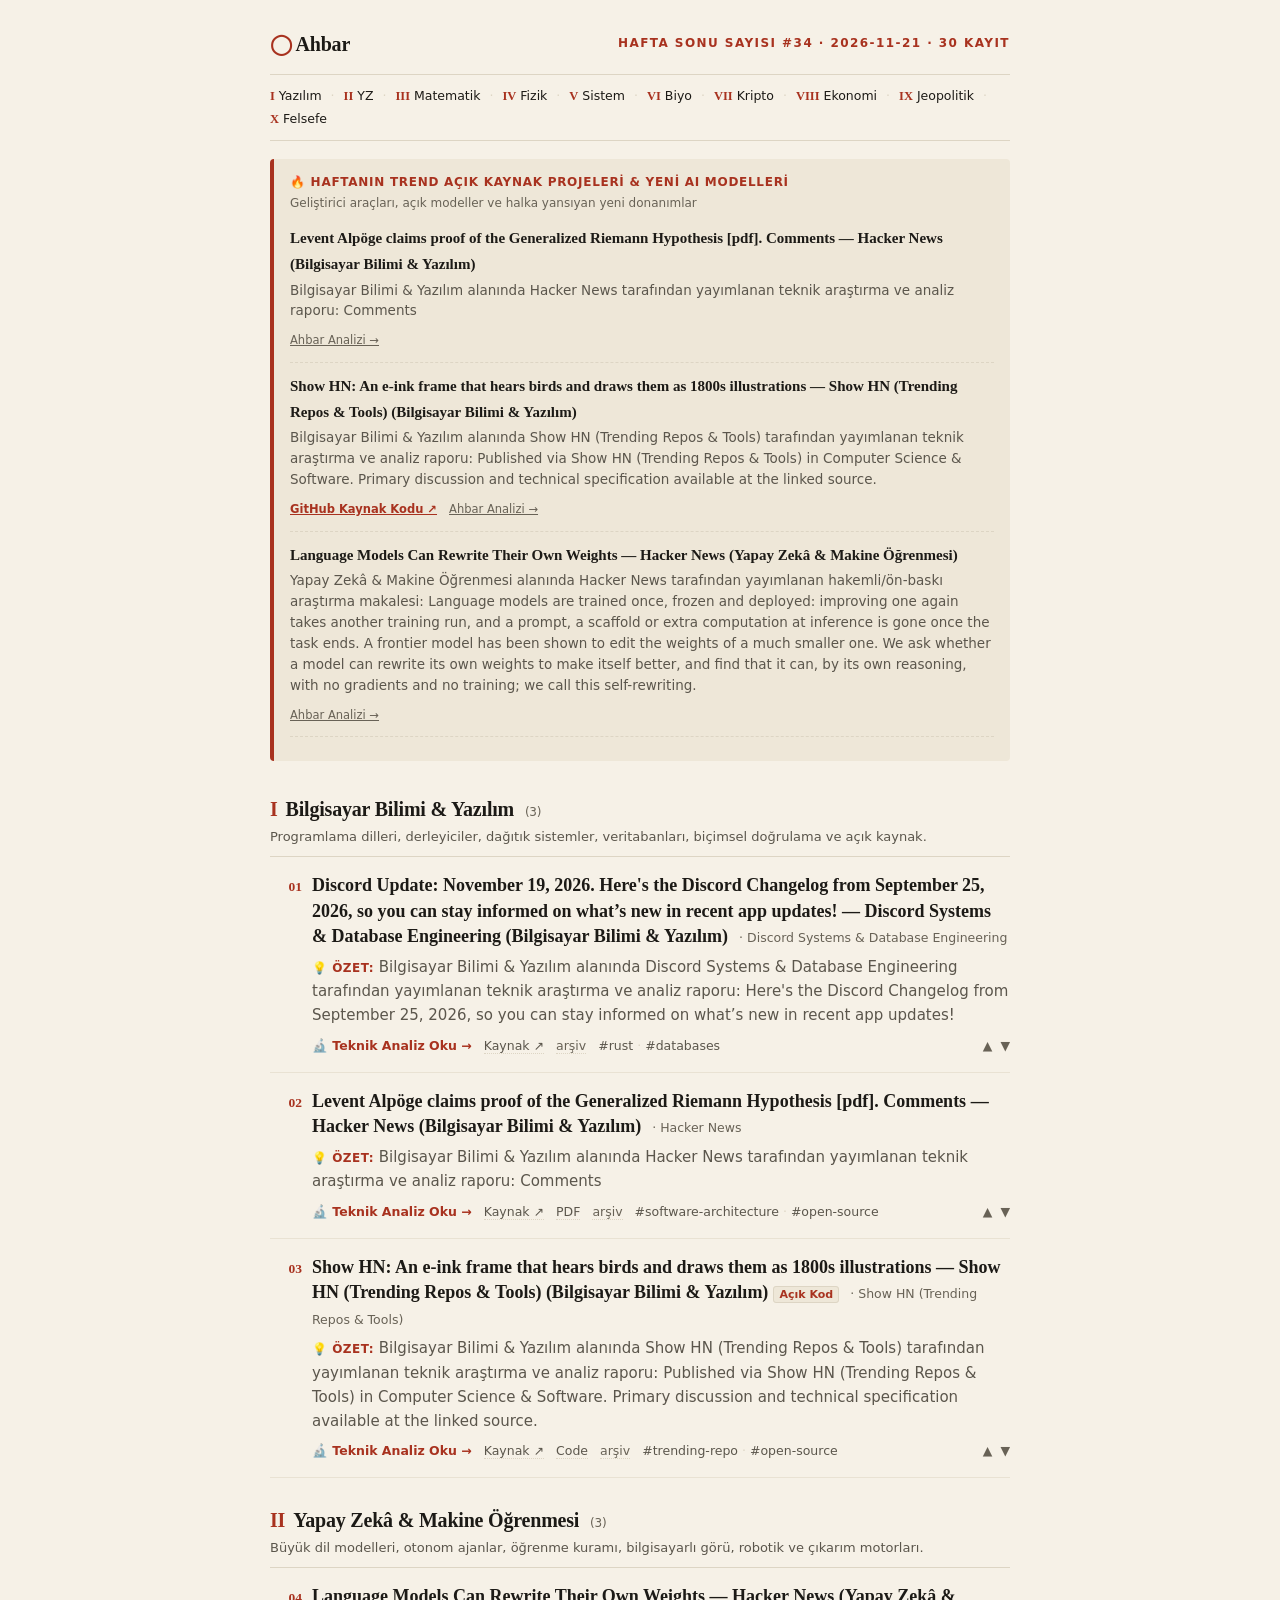
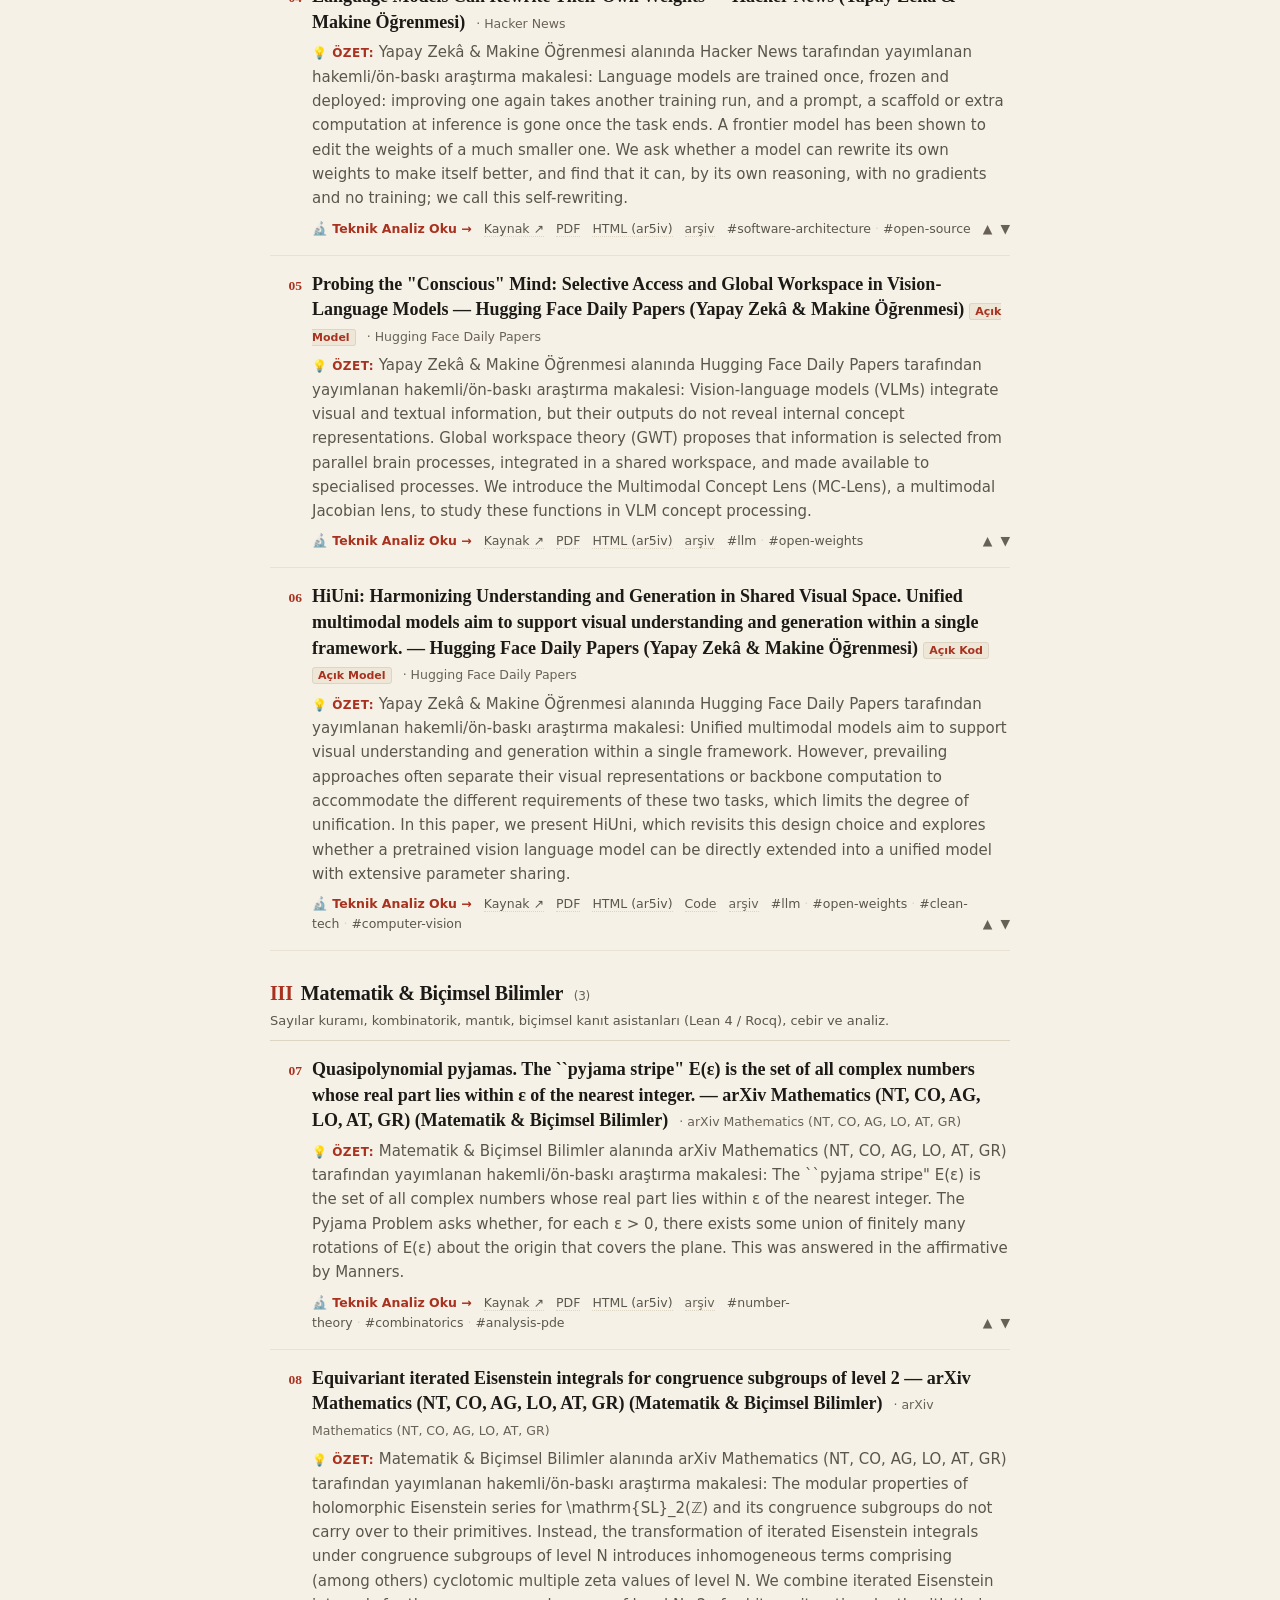
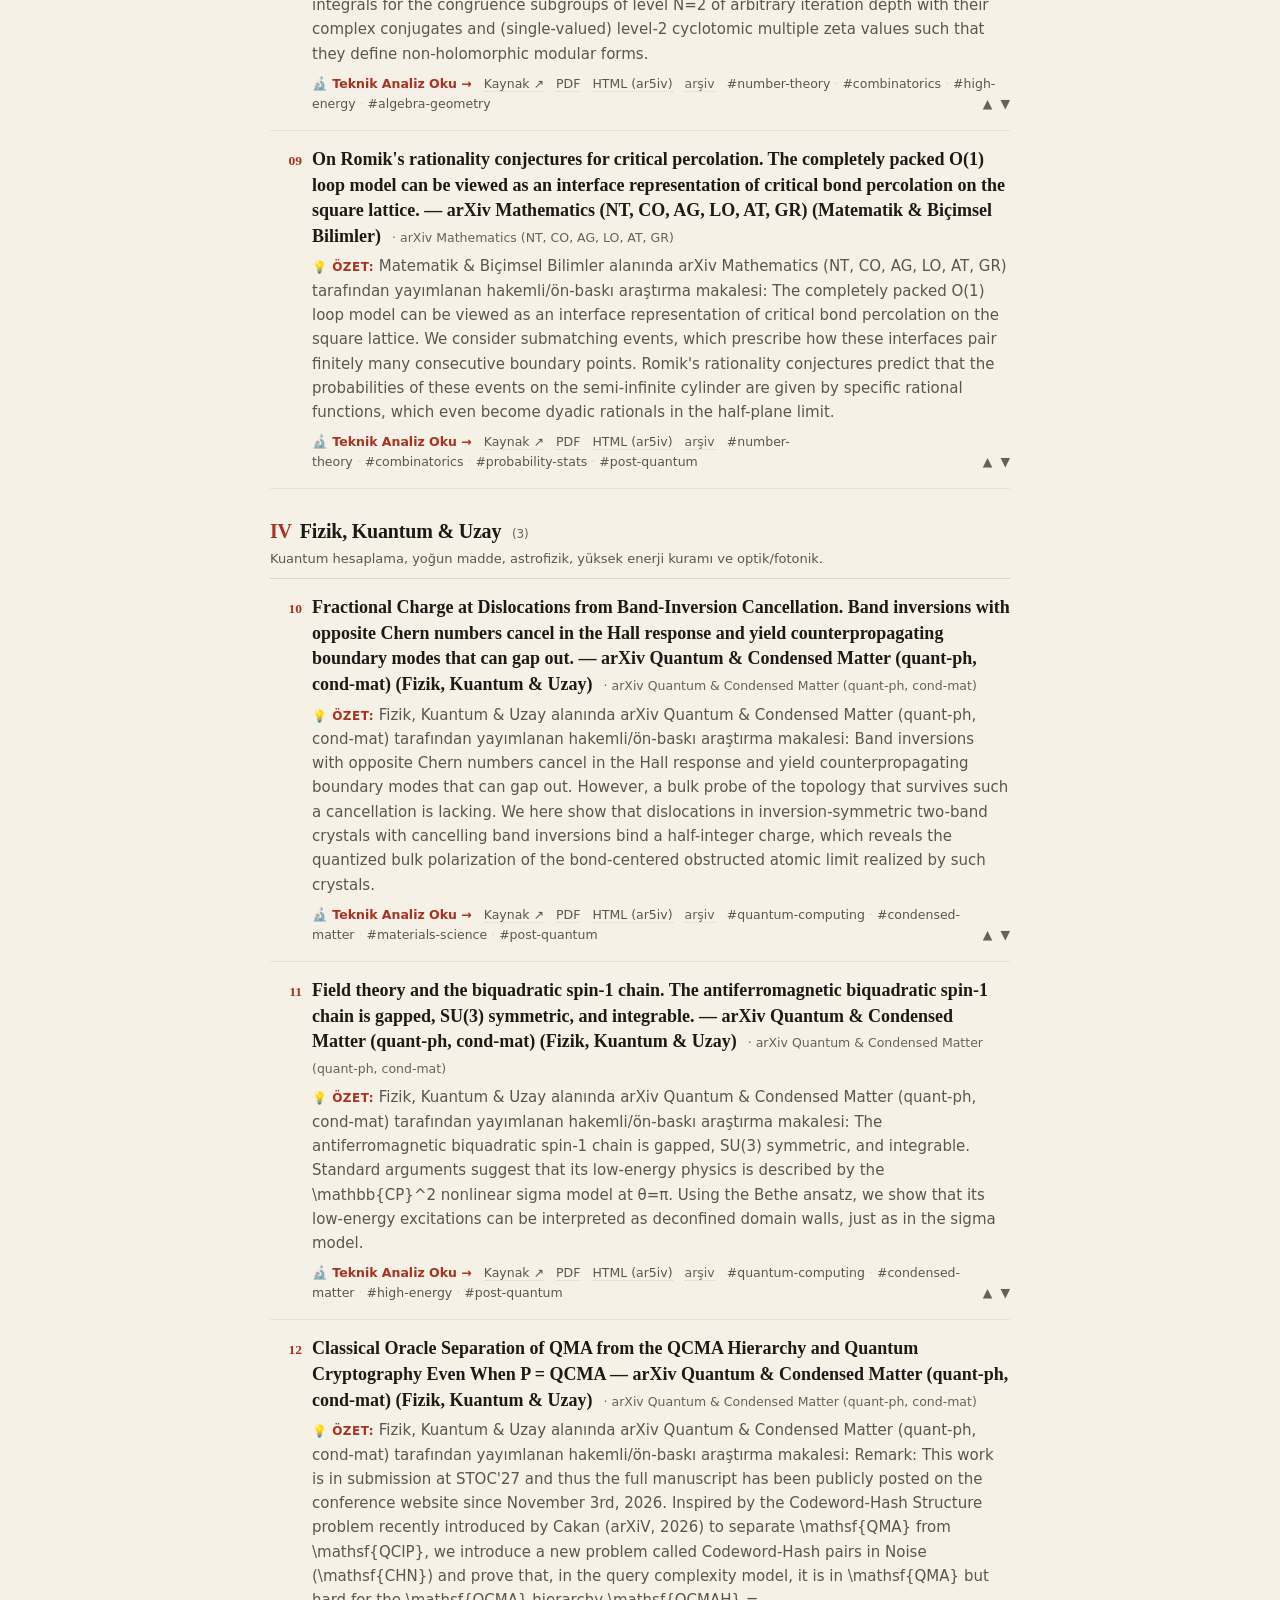
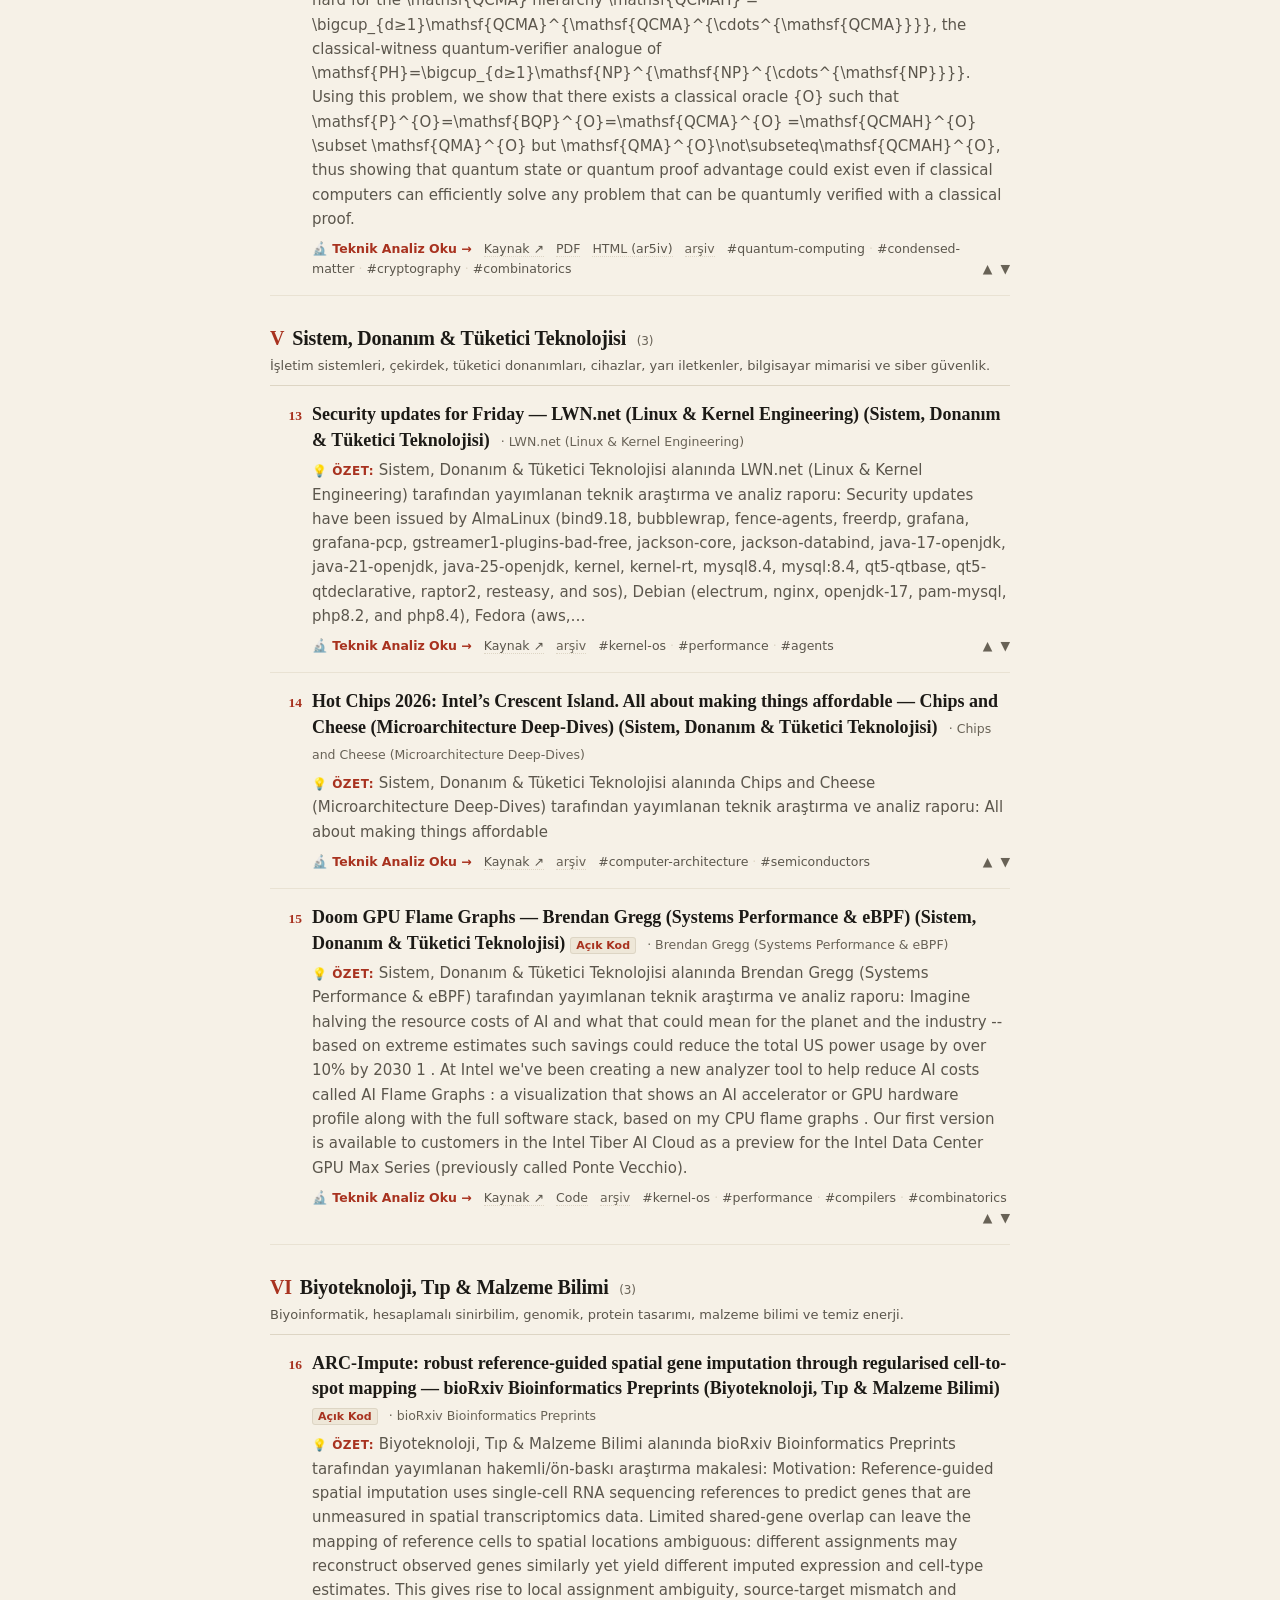
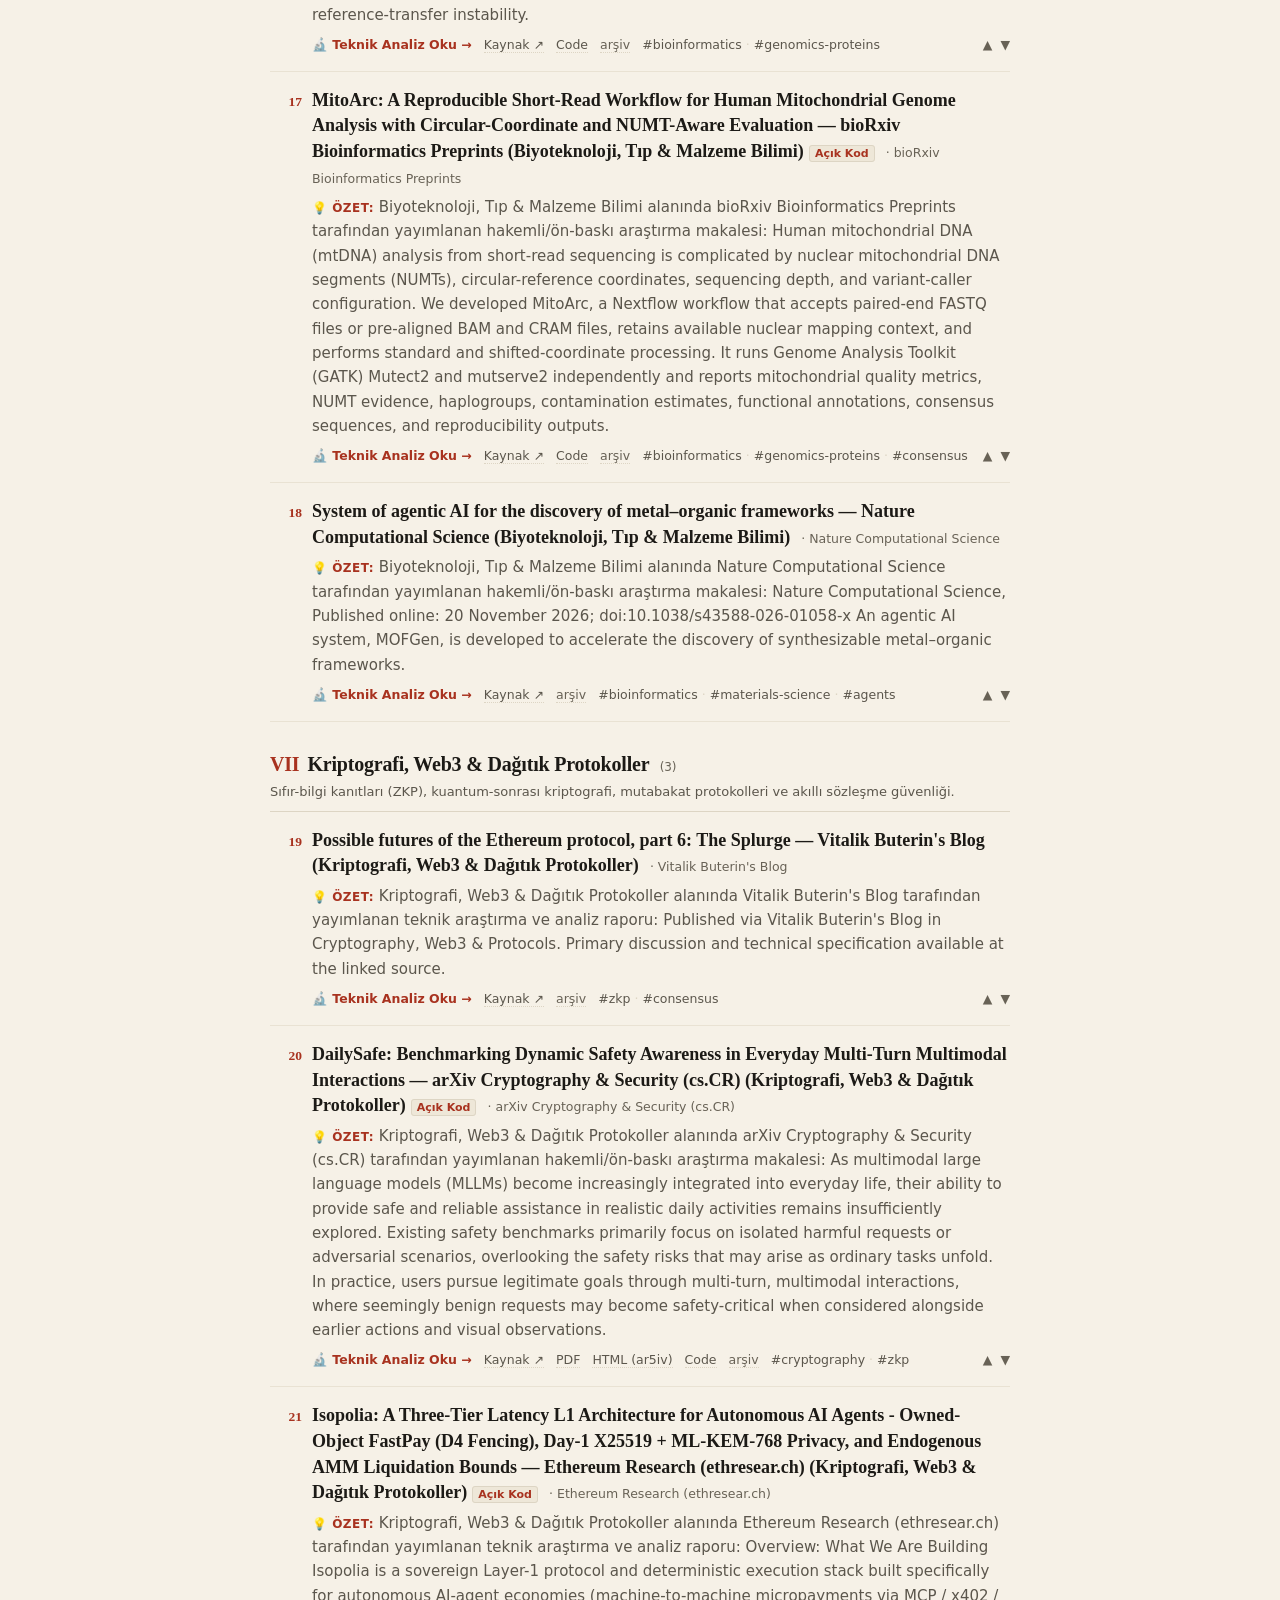
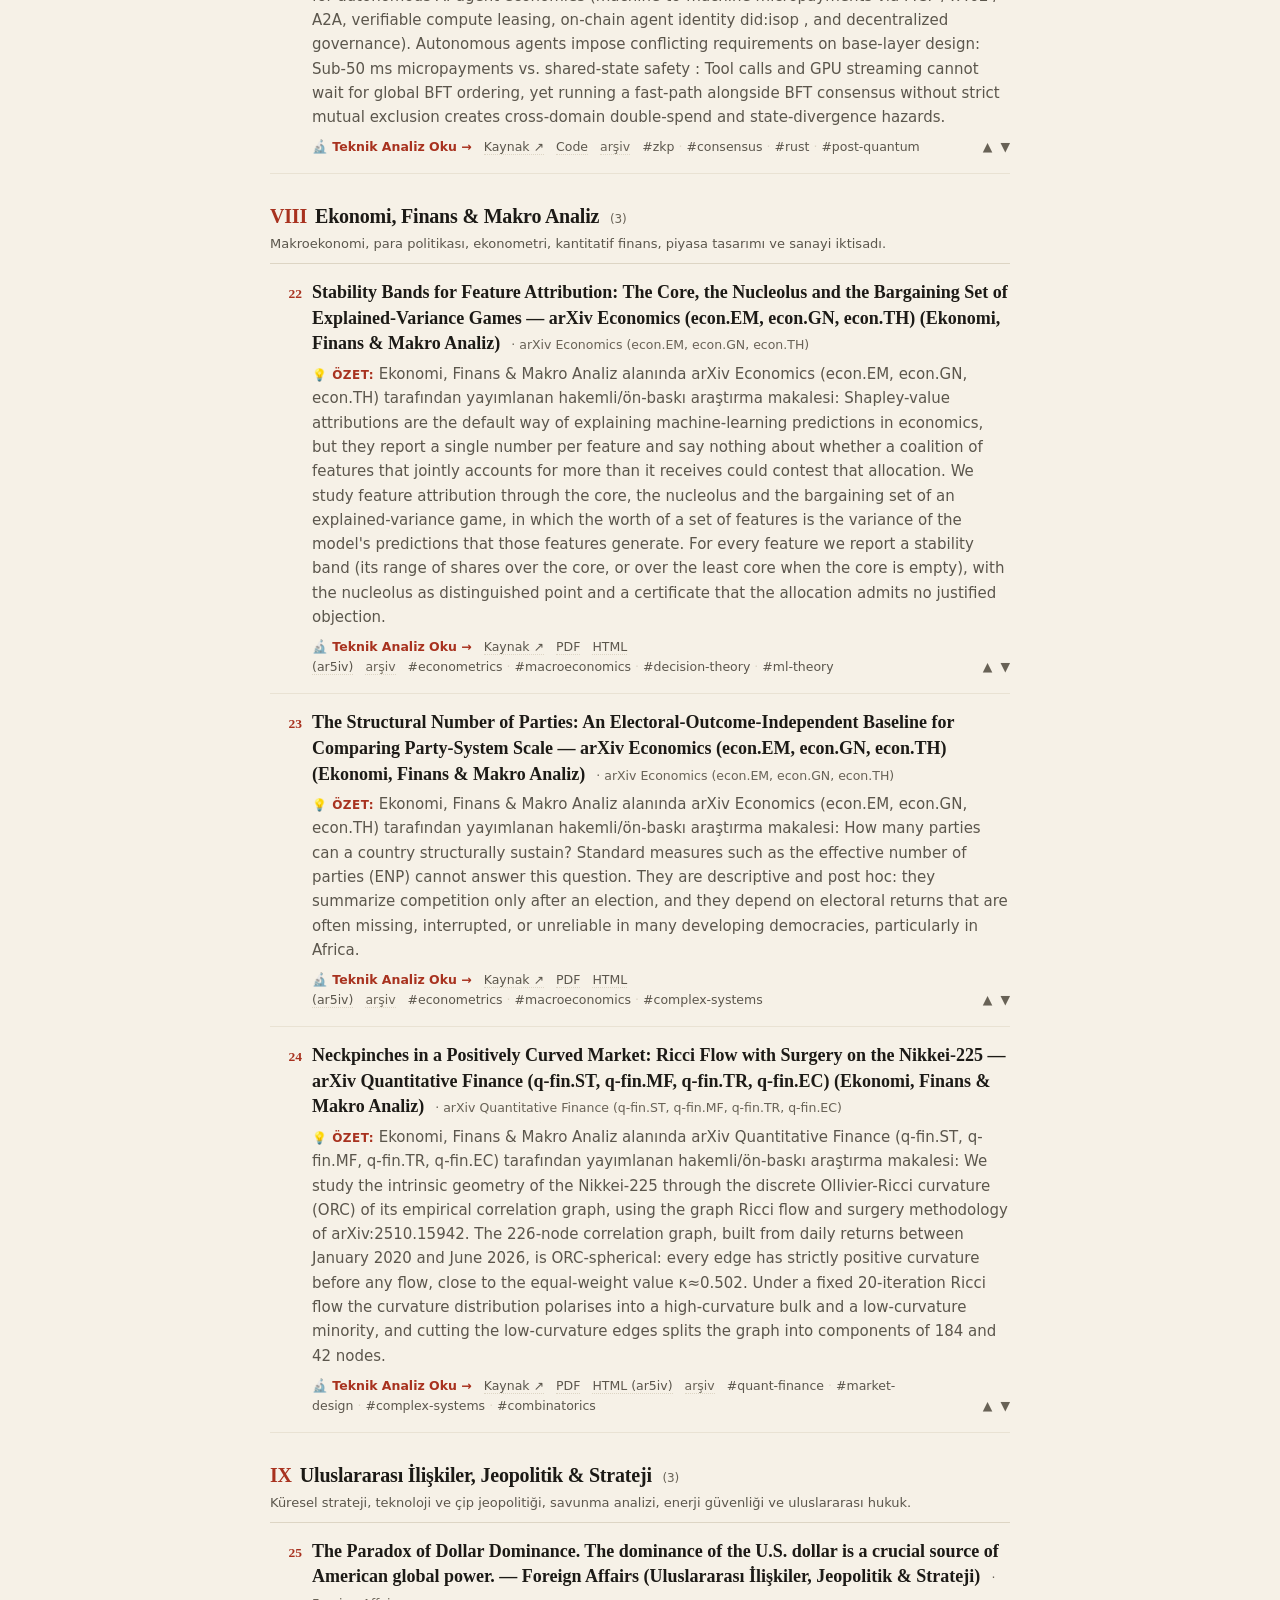
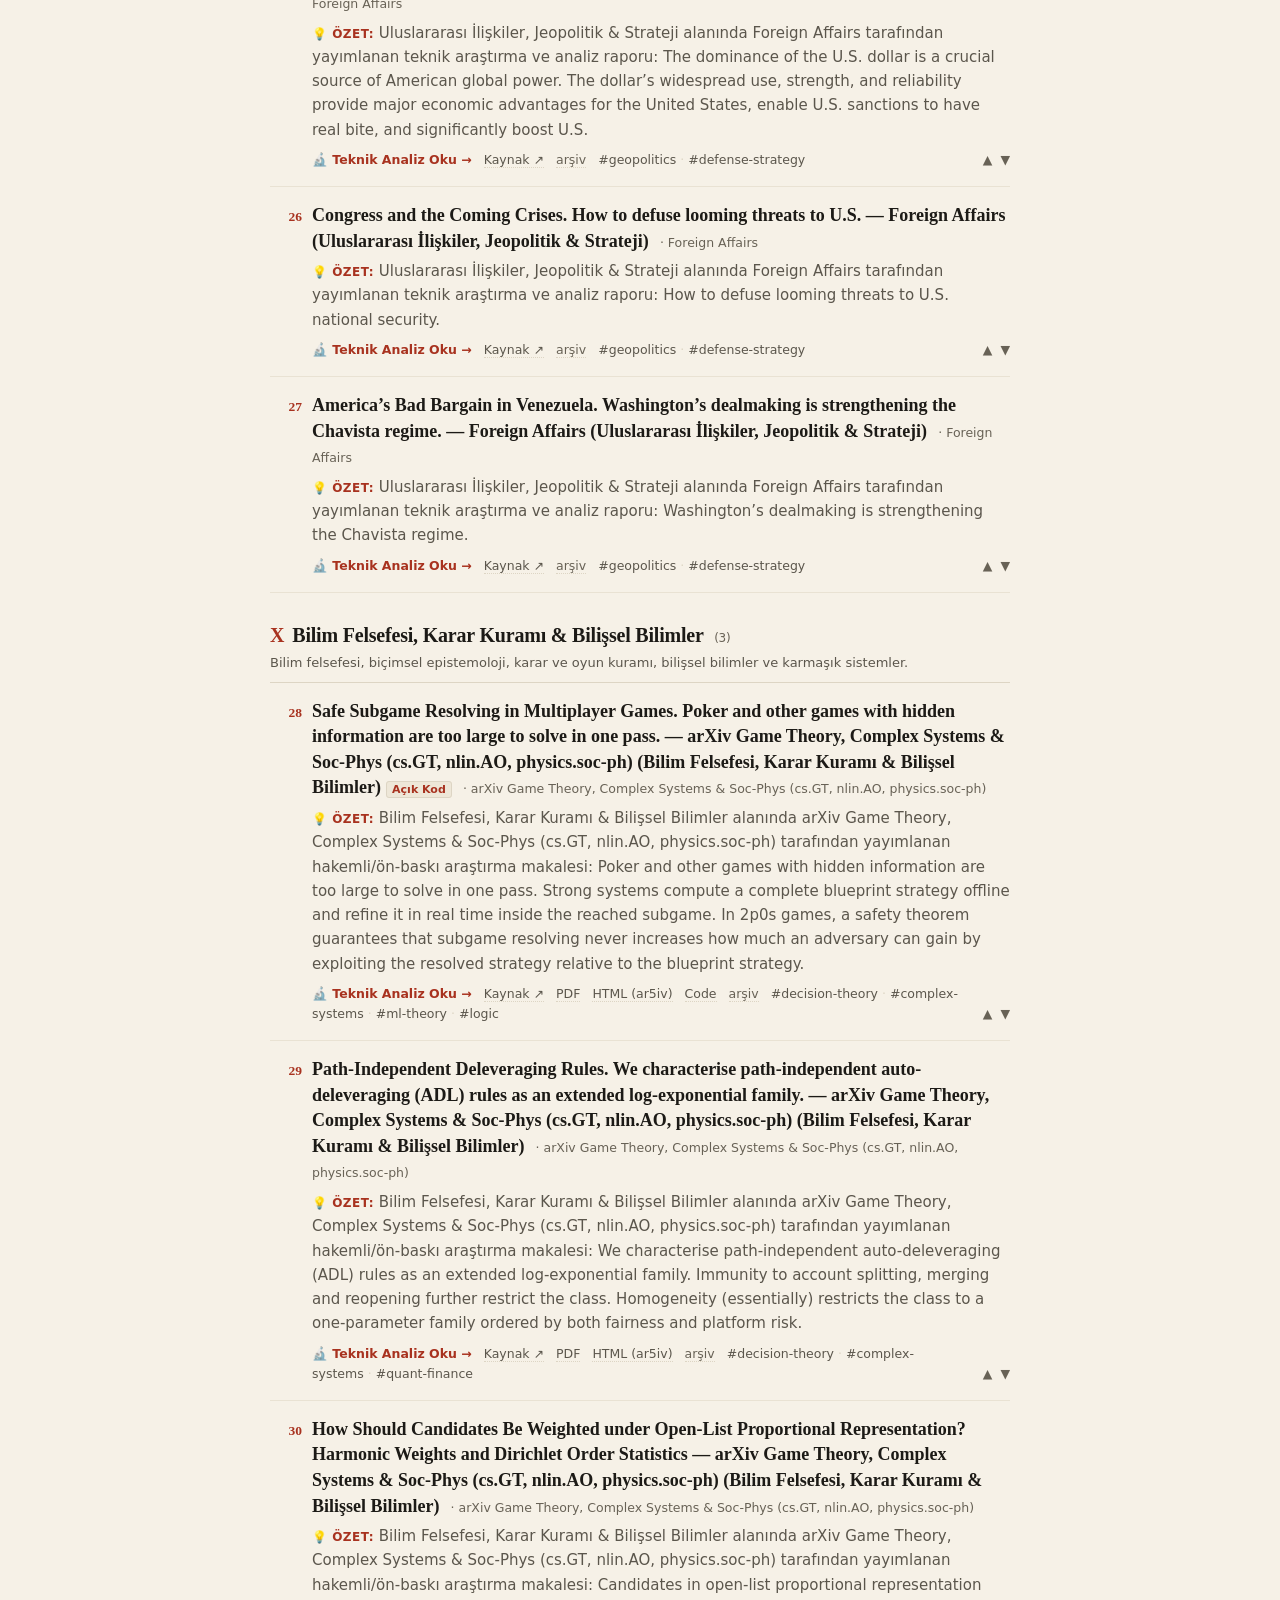
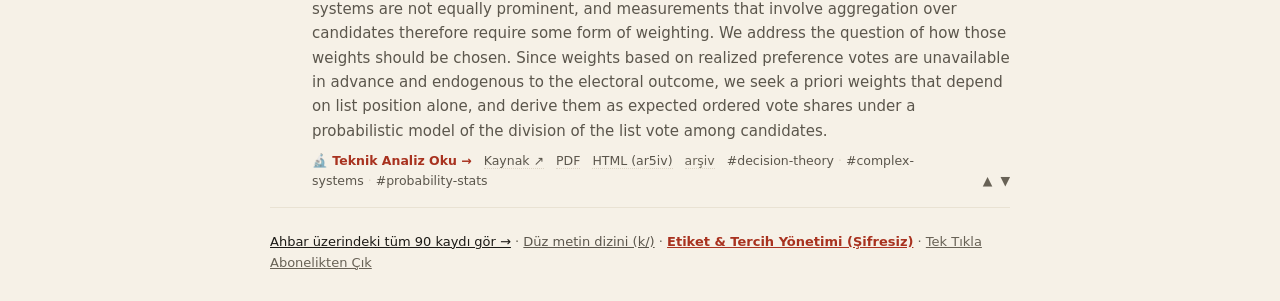
<file: data/sample-email-tr.html>
<!DOCTYPE html>
<html lang="tr">
<head>
<meta charset="utf-8">
<meta name="viewport" content="width=device-width,initial-scale=1">
<title>Ahbar · HAFTA SONU SAYISI #34 · 2026-11-21 · 30 KAYIT</title>
</head>
<body style="margin:0;padding:28px 16px;background-color:#f6f1e7;color:#1c1a16;font-family:system-ui,-apple-system,'Segoe UI',Roboto,'Helvetica Neue',Arial,sans-serif;line-height:1.6;">
<table role="presentation" width="100%" cellpadding="0" cellspacing="0" style="max-width:740px;margin:0 auto;background-color:#f6f1e7;">
<tr><td style="padding-bottom:14px;border-bottom:1px solid #ddd5c4;">
<table role="presentation" width="100%" cellpadding="0" cellspacing="0"><tr>
<td><a href="https://latifkedi.github.io/ahbar/" style="font-family:'Source Serif 4',Georgia,'Times New Roman',serif;font-size:20px;font-weight:600;color:#1c1a16;text-decoration:none;letter-spacing:-0.01em;"><span style="color:#a8321f;font-weight:700;">◯</span> Ahbar</a></td>
<td align="right" style="font-size:12px;font-weight:600;letter-spacing:0.12em;color:#a8321f;text-transform:uppercase;">HAFTA SONU SAYISI #34 · 2026-11-21 · 30 KAYIT</td>
</tr></table>
</td></tr>
<tr><td style="padding:10px 0;border-bottom:1px solid #ddd5c4;font-size:12.5px;line-height:1.8;color:#686256;">
<a href="#area-cs" style="color:#1c1a16;text-decoration:none;white-space:nowrap;"><span style="font-family:'Source Serif 4',Georgia,serif;font-weight:600;color:#a8321f;">I</span> Yazılım</a> <span style="color:#ddd5c4;margin:0 5px;">·</span> <a href="#area-ai" style="color:#1c1a16;text-decoration:none;white-space:nowrap;"><span style="font-family:'Source Serif 4',Georgia,serif;font-weight:600;color:#a8321f;">II</span> YZ</a> <span style="color:#ddd5c4;margin:0 5px;">·</span> <a href="#area-math" style="color:#1c1a16;text-decoration:none;white-space:nowrap;"><span style="font-family:'Source Serif 4',Georgia,serif;font-weight:600;color:#a8321f;">III</span> Matematik</a> <span style="color:#ddd5c4;margin:0 5px;">·</span> <a href="#area-physics" style="color:#1c1a16;text-decoration:none;white-space:nowrap;"><span style="font-family:'Source Serif 4',Georgia,serif;font-weight:600;color:#a8321f;">IV</span> Fizik</a> <span style="color:#ddd5c4;margin:0 5px;">·</span> <a href="#area-systems" style="color:#1c1a16;text-decoration:none;white-space:nowrap;"><span style="font-family:'Source Serif 4',Georgia,serif;font-weight:600;color:#a8321f;">V</span> Sistem</a> <span style="color:#ddd5c4;margin:0 5px;">·</span> <a href="#area-bio" style="color:#1c1a16;text-decoration:none;white-space:nowrap;"><span style="font-family:'Source Serif 4',Georgia,serif;font-weight:600;color:#a8321f;">VI</span> Biyo</a> <span style="color:#ddd5c4;margin:0 5px;">·</span> <a href="#area-crypto" style="color:#1c1a16;text-decoration:none;white-space:nowrap;"><span style="font-family:'Source Serif 4',Georgia,serif;font-weight:600;color:#a8321f;">VII</span> Kripto</a> <span style="color:#ddd5c4;margin:0 5px;">·</span> <a href="#area-econ" style="color:#1c1a16;text-decoration:none;white-space:nowrap;"><span style="font-family:'Source Serif 4',Georgia,serif;font-weight:600;color:#a8321f;">VIII</span> Ekonomi</a> <span style="color:#ddd5c4;margin:0 5px;">·</span> <a href="#area-geopolitics" style="color:#1c1a16;text-decoration:none;white-space:nowrap;"><span style="font-family:'Source Serif 4',Georgia,serif;font-weight:600;color:#a8321f;">IX</span> Jeopolitik</a> <span style="color:#ddd5c4;margin:0 5px;">·</span> <a href="#area-philosophy" style="color:#1c1a16;text-decoration:none;white-space:nowrap;"><span style="font-family:'Source Serif 4',Georgia,serif;font-weight:600;color:#a8321f;">X</span> Felsefe</a>
</td></tr>
<tr><td style="padding:18px 0 6px 0;">
<table role="presentation" width="100%" cellpadding="0" cellspacing="0" style="background-color:#eee7d8;border-left:4px solid #a8321f;border-radius:4px;padding:14px 16px;"><tr><td>
<div style="font-size:12px;font-weight:700;letter-spacing:0.06em;color:#a8321f;text-transform:uppercase;">🔥 HAFTANIN TREND AÇIK KAYNAK PROJELERİ &amp; YENİ AI MODELLERİ</div>
<div style="font-size:12px;color:#686256;margin:2px 0 12px 0;">Geliştirici araçları, açık modeller ve halka yansıyan yeni donanımlar</div>
<div style="margin-bottom:10px;padding-bottom:10px;border-bottom:1px dashed #ddd5c4;">
<a href="https://latifkedi.github.io/ahbar/?lang=tr&amp;item=2026-11-21-01-levent-alp-ge-claims-proof" style="font-family:'Source Serif 4',Georgia,serif;font-size:15px;font-weight:600;color:#1c1a16;text-decoration:none;">Levent Alpöge claims proof of the Generalized Riemann Hypothesis [pdf]. Comments — Hacker News (Bilgisayar Bilimi &amp; Yazılım)</a>
<p style="margin:3px 0 5px 0;font-size:13.5px;line-height:1.55;color:#5b564c;">Bilgisayar Bilimi &amp; Yazılım alanında Hacker News tarafından yayımlanan teknik araştırma ve analiz raporu: Comments</p>
<a href="https://latifkedi.github.io/ahbar/?lang=tr&amp;item=2026-11-21-01-levent-alp-ge-claims-proof" style="font-size:11.5px;color:#686256;text-decoration:underline;">Ahbar Analizi →</a>
</div>
<div style="margin-bottom:10px;padding-bottom:10px;border-bottom:1px dashed #ddd5c4;">
<a href="https://latifkedi.github.io/ahbar/?lang=tr&amp;item=2026-11-21-02-show-hn-an-e-ink" style="font-family:'Source Serif 4',Georgia,serif;font-size:15px;font-weight:600;color:#1c1a16;text-decoration:none;">Show HN: An e-ink frame that hears birds and draws them as 1800s illustrations — Show HN (Trending Repos &amp; Tools) (Bilgisayar Bilimi &amp; Yazılım)</a>
<p style="margin:3px 0 5px 0;font-size:13.5px;line-height:1.55;color:#5b564c;">Bilgisayar Bilimi &amp; Yazılım alanında Show HN (Trending Repos &amp; Tools) tarafından yayımlanan teknik araştırma ve analiz raporu: Published via Show HN (Trending Repos &amp; Tools) in Computer Science &amp; Software. Primary discussion and technical specification available at the linked source.</p>
<a href="https://github.com/arnegiacomo/fugleramme" style="font-size:11.5px;font-weight:600;color:#a8321f;text-decoration:underline;margin-right:12px;">GitHub Kaynak Kodu ↗</a><a href="https://latifkedi.github.io/ahbar/?lang=tr&amp;item=2026-11-21-02-show-hn-an-e-ink" style="font-size:11.5px;color:#686256;text-decoration:underline;">Ahbar Analizi →</a>
</div>
<div style="margin-bottom:10px;padding-bottom:10px;border-bottom:1px dashed #ddd5c4;">
<a href="https://latifkedi.github.io/ahbar/?lang=tr&amp;item=2026-11-21-10-language-models-can-rewrite-their" style="font-family:'Source Serif 4',Georgia,serif;font-size:15px;font-weight:600;color:#1c1a16;text-decoration:none;">Language Models Can Rewrite Their Own Weights — Hacker News (Yapay Zekâ &amp; Makine Öğrenmesi)</a>
<p style="margin:3px 0 5px 0;font-size:13.5px;line-height:1.55;color:#5b564c;">Yapay Zekâ &amp; Makine Öğrenmesi alanında Hacker News tarafından yayımlanan hakemli/ön-baskı araştırma makalesi: Language models are trained once, frozen and deployed: improving one again takes another training run, and a prompt, a scaffold or extra computation at inference is gone once the task ends. A frontier model has been shown to edit the weights of a much smaller one. We ask whether a model can rewrite its own weights to make itself better, and find that it can, by its own reasoning, with no gradients and no training; we call this self-rewriting.</p>
<a href="https://latifkedi.github.io/ahbar/?lang=tr&amp;item=2026-11-21-10-language-models-can-rewrite-their" style="font-size:11.5px;color:#686256;text-decoration:underline;">Ahbar Analizi →</a>
</div>
</td></tr></table>
</td></tr>
<tr><td id="area-cs" style="padding:26px 0 8px 0;border-bottom:1px solid #ddd5c4;">
<div style="font-family:'Source Serif 4',Georgia,'Times New Roman',serif;font-size:20px;font-weight:600;color:#1c1a16;letter-spacing:-0.01em;"><span style="color:#a8321f;margin-right:8px;">I</span>Bilgisayar Bilimi &amp; Yazılım <span style="font-family:system-ui,sans-serif;font-size:12px;font-weight:400;color:#686256;margin-left:6px;">(3)</span></div>
<div style="font-size:13px;color:#5b564c;margin-top:2px;">Programlama dilleri, derleyiciler, dağıtık sistemler, veritabanları, biçimsel doğrulama ve açık kaynak.</div>
</td></tr>
<tr><td style="padding:16px 0;border-bottom:1px solid #e9e2d3;">
<table role="presentation" width="100%" cellpadding="0" cellspacing="0"><tr>
<td width="32" valign="top" style="font-family:'Source Serif 4',Georgia,serif;font-size:13.5px;font-weight:600;color:#a8321f;padding-right:10px;padding-top:3px;text-align:right;">01</td>
<td valign="top">
<div style="margin:0 0 5px 0;"><a href="https://latifkedi.github.io/ahbar/?lang=tr&amp;item=2026-11-21-03-discord-update-november-19-2026" style="font-family:'Source Serif 4',Georgia,'Times New Roman',serif;font-size:18px;font-weight:600;line-height:1.32;color:#1c1a16;text-decoration:none;">Discord Update: November 19, 2026. Here&apos;s the Discord Changelog from September 25, 2026, so you can stay informed on what’s new in recent app updates! — Discord Systems &amp; Database Engineering (Bilgisayar Bilimi &amp; Yazılım)</a> <span style="font-size:12.5px;color:#686256;margin-left:6px;">· Discord Systems &amp; Database Engineering</span></div>
<p style="margin:0 0 8px 0;font-size:15px;line-height:1.62;color:#5b564c;"><strong style="color:#a8321f;font-size:12px;letter-spacing:0.04em;">💡 ÖZET:</strong> Bilgisayar Bilimi &amp; Yazılım alanında Discord Systems &amp; Database Engineering tarafından yayımlanan teknik araştırma ve analiz raporu: Here&apos;s the Discord Changelog from September 25, 2026, so you can stay informed on what’s new in recent app updates!</p>
<div style="font-size:12.5px;color:#686256;">
<a href="https://latifkedi.github.io/ahbar/?lang=tr&amp;item=2026-11-21-03-discord-update-november-19-2026" style="color:#a8321f;font-weight:600;text-decoration:none;margin-right:12px;">🔬 Teknik Analiz Oku →</a><a href="https://discord.com/blog/discord-update-november-19-2026" style="color:#5b564c;text-decoration:none;border-bottom:1px dotted #ddd5c4;margin-right:12px;">Kaynak ↗</a><a href="https://web.archive.org/web/*/https://discord.com/blog/discord-update-november-19-2026" style="color:#686256;text-decoration:none;border-bottom:1px dotted #ddd5c4;margin-right:12px;">arşiv</a><span style="color:#5b564c;">#rust</span><span style="color:#ddd5c4;margin:0 4px;">·</span><span style="color:#5b564c;">#databases</span><span style="float:right;"><a href="https://latifkedi.github.io/ahbar/?vote=signal&amp;item=2026-11-21-03-discord-update-november-19-2026" style="color:#686256;text-decoration:none;margin-right:8px;">▲</a><a href="https://latifkedi.github.io/ahbar/?vote=noise&amp;item=2026-11-21-03-discord-update-november-19-2026" style="color:#686256;text-decoration:none;">▼</a></span></div>
</td></tr></table>
</td></tr>
<tr><td style="padding:16px 0;border-bottom:1px solid #e9e2d3;">
<table role="presentation" width="100%" cellpadding="0" cellspacing="0"><tr>
<td width="32" valign="top" style="font-family:'Source Serif 4',Georgia,serif;font-size:13.5px;font-weight:600;color:#a8321f;padding-right:10px;padding-top:3px;text-align:right;">02</td>
<td valign="top">
<div style="margin:0 0 5px 0;"><a href="https://latifkedi.github.io/ahbar/?lang=tr&amp;item=2026-11-21-01-levent-alp-ge-claims-proof" style="font-family:'Source Serif 4',Georgia,'Times New Roman',serif;font-size:18px;font-weight:600;line-height:1.32;color:#1c1a16;text-decoration:none;">Levent Alpöge claims proof of the Generalized Riemann Hypothesis [pdf]. Comments — Hacker News (Bilgisayar Bilimi &amp; Yazılım)</a> <span style="font-size:12.5px;color:#686256;margin-left:6px;">· Hacker News</span></div>
<p style="margin:0 0 8px 0;font-size:15px;line-height:1.62;color:#5b564c;"><strong style="color:#a8321f;font-size:12px;letter-spacing:0.04em;">💡 ÖZET:</strong> Bilgisayar Bilimi &amp; Yazılım alanında Hacker News tarafından yayımlanan teknik araştırma ve analiz raporu: Comments</p>
<div style="font-size:12.5px;color:#686256;">
<a href="https://latifkedi.github.io/ahbar/?lang=tr&amp;item=2026-11-21-01-levent-alp-ge-claims-proof" style="color:#a8321f;font-weight:600;text-decoration:none;margin-right:12px;">🔬 Teknik Analiz Oku →</a><a href="https://alpo.ge/remark.pdf" style="color:#5b564c;text-decoration:none;border-bottom:1px dotted #ddd5c4;margin-right:12px;">Kaynak ↗</a><a href="https://alpo.ge/remark.pdf" style="color:#5b564c;text-decoration:none;border-bottom:1px dotted #ddd5c4;margin-right:12px;">PDF</a><a href="https://web.archive.org/web/*/https://alpo.ge/remark.pdf" style="color:#686256;text-decoration:none;border-bottom:1px dotted #ddd5c4;margin-right:12px;">arşiv</a><span style="color:#5b564c;">#software-architecture</span><span style="color:#ddd5c4;margin:0 4px;">·</span><span style="color:#5b564c;">#open-source</span><span style="float:right;"><a href="https://latifkedi.github.io/ahbar/?vote=signal&amp;item=2026-11-21-01-levent-alp-ge-claims-proof" style="color:#686256;text-decoration:none;margin-right:8px;">▲</a><a href="https://latifkedi.github.io/ahbar/?vote=noise&amp;item=2026-11-21-01-levent-alp-ge-claims-proof" style="color:#686256;text-decoration:none;">▼</a></span></div>
</td></tr></table>
</td></tr>
<tr><td style="padding:16px 0;border-bottom:1px solid #e9e2d3;">
<table role="presentation" width="100%" cellpadding="0" cellspacing="0"><tr>
<td width="32" valign="top" style="font-family:'Source Serif 4',Georgia,serif;font-size:13.5px;font-weight:600;color:#a8321f;padding-right:10px;padding-top:3px;text-align:right;">03</td>
<td valign="top">
<div style="margin:0 0 5px 0;"><a href="https://latifkedi.github.io/ahbar/?lang=tr&amp;item=2026-11-21-02-show-hn-an-e-ink" style="font-family:'Source Serif 4',Georgia,'Times New Roman',serif;font-size:18px;font-weight:600;line-height:1.32;color:#1c1a16;text-decoration:none;">Show HN: An e-ink frame that hears birds and draws them as 1800s illustrations — Show HN (Trending Repos &amp; Tools) (Bilgisayar Bilimi &amp; Yazılım)</a> <span style="background-color:#eee7d8;color:#a8321f;border:1px solid #ddd5c4;border-radius:3px;padding:1px 5px;font-size:11px;font-weight:600;">Açık Kod</span> <span style="font-size:12.5px;color:#686256;margin-left:6px;">· Show HN (Trending Repos &amp; Tools)</span></div>
<p style="margin:0 0 8px 0;font-size:15px;line-height:1.62;color:#5b564c;"><strong style="color:#a8321f;font-size:12px;letter-spacing:0.04em;">💡 ÖZET:</strong> Bilgisayar Bilimi &amp; Yazılım alanında Show HN (Trending Repos &amp; Tools) tarafından yayımlanan teknik araştırma ve analiz raporu: Published via Show HN (Trending Repos &amp; Tools) in Computer Science &amp; Software. Primary discussion and technical specification available at the linked source.</p>
<div style="font-size:12.5px;color:#686256;">
<a href="https://latifkedi.github.io/ahbar/?lang=tr&amp;item=2026-11-21-02-show-hn-an-e-ink" style="color:#a8321f;font-weight:600;text-decoration:none;margin-right:12px;">🔬 Teknik Analiz Oku →</a><a href="https://github.com/arnegiacomo/fugleramme" style="color:#5b564c;text-decoration:none;border-bottom:1px dotted #ddd5c4;margin-right:12px;">Kaynak ↗</a><a href="https://github.com/arnegiacomo/fugleramme" style="color:#5b564c;text-decoration:none;border-bottom:1px dotted #ddd5c4;margin-right:12px;">Code</a><a href="https://web.archive.org/web/*/https://github.com/arnegiacomo/fugleramme" style="color:#686256;text-decoration:none;border-bottom:1px dotted #ddd5c4;margin-right:12px;">arşiv</a><span style="color:#5b564c;">#trending-repo</span><span style="color:#ddd5c4;margin:0 4px;">·</span><span style="color:#5b564c;">#open-source</span><span style="float:right;"><a href="https://latifkedi.github.io/ahbar/?vote=signal&amp;item=2026-11-21-02-show-hn-an-e-ink" style="color:#686256;text-decoration:none;margin-right:8px;">▲</a><a href="https://latifkedi.github.io/ahbar/?vote=noise&amp;item=2026-11-21-02-show-hn-an-e-ink" style="color:#686256;text-decoration:none;">▼</a></span></div>
</td></tr></table>
</td></tr>
<tr><td id="area-ai" style="padding:26px 0 8px 0;border-bottom:1px solid #ddd5c4;">
<div style="font-family:'Source Serif 4',Georgia,'Times New Roman',serif;font-size:20px;font-weight:600;color:#1c1a16;letter-spacing:-0.01em;"><span style="color:#a8321f;margin-right:8px;">II</span>Yapay Zekâ &amp; Makine Öğrenmesi <span style="font-family:system-ui,sans-serif;font-size:12px;font-weight:400;color:#686256;margin-left:6px;">(3)</span></div>
<div style="font-size:13px;color:#5b564c;margin-top:2px;">Büyük dil modelleri, otonom ajanlar, öğrenme kuramı, bilgisayarlı görü, robotik ve çıkarım motorları.</div>
</td></tr>
<tr><td style="padding:16px 0;border-bottom:1px solid #e9e2d3;">
<table role="presentation" width="100%" cellpadding="0" cellspacing="0"><tr>
<td width="32" valign="top" style="font-family:'Source Serif 4',Georgia,serif;font-size:13.5px;font-weight:600;color:#a8321f;padding-right:10px;padding-top:3px;text-align:right;">04</td>
<td valign="top">
<div style="margin:0 0 5px 0;"><a href="https://latifkedi.github.io/ahbar/?lang=tr&amp;item=2026-11-21-10-language-models-can-rewrite-their" style="font-family:'Source Serif 4',Georgia,'Times New Roman',serif;font-size:18px;font-weight:600;line-height:1.32;color:#1c1a16;text-decoration:none;">Language Models Can Rewrite Their Own Weights — Hacker News (Yapay Zekâ &amp; Makine Öğrenmesi)</a> <span style="font-size:12.5px;color:#686256;margin-left:6px;">· Hacker News</span></div>
<p style="margin:0 0 8px 0;font-size:15px;line-height:1.62;color:#5b564c;"><strong style="color:#a8321f;font-size:12px;letter-spacing:0.04em;">💡 ÖZET:</strong> Yapay Zekâ &amp; Makine Öğrenmesi alanında Hacker News tarafından yayımlanan hakemli/ön-baskı araştırma makalesi: Language models are trained once, frozen and deployed: improving one again takes another training run, and a prompt, a scaffold or extra computation at inference is gone once the task ends. A frontier model has been shown to edit the weights of a much smaller one. We ask whether a model can rewrite its own weights to make itself better, and find that it can, by its own reasoning, with no gradients and no training; we call this self-rewriting.</p>
<div style="font-size:12.5px;color:#686256;">
<a href="https://latifkedi.github.io/ahbar/?lang=tr&amp;item=2026-11-21-10-language-models-can-rewrite-their" style="color:#a8321f;font-weight:600;text-decoration:none;margin-right:12px;">🔬 Teknik Analiz Oku →</a><a href="https://arxiv.org/abs/2611.21885" style="color:#5b564c;text-decoration:none;border-bottom:1px dotted #ddd5c4;margin-right:12px;">Kaynak ↗</a><a href="https://arxiv.org/pdf/2611.21885.pdf" style="color:#5b564c;text-decoration:none;border-bottom:1px dotted #ddd5c4;margin-right:12px;">PDF</a><a href="https://ar5iv.labs.arxiv.org/html/2611.21885" style="color:#5b564c;text-decoration:none;border-bottom:1px dotted #ddd5c4;margin-right:12px;">HTML (ar5iv)</a><a href="https://web.archive.org/web/*/https://arxiv.org/abs/2611.21885" style="color:#686256;text-decoration:none;border-bottom:1px dotted #ddd5c4;margin-right:12px;">arşiv</a><span style="color:#5b564c;">#software-architecture</span><span style="color:#ddd5c4;margin:0 4px;">·</span><span style="color:#5b564c;">#open-source</span><span style="float:right;"><a href="https://latifkedi.github.io/ahbar/?vote=signal&amp;item=2026-11-21-10-language-models-can-rewrite-their" style="color:#686256;text-decoration:none;margin-right:8px;">▲</a><a href="https://latifkedi.github.io/ahbar/?vote=noise&amp;item=2026-11-21-10-language-models-can-rewrite-their" style="color:#686256;text-decoration:none;">▼</a></span></div>
</td></tr></table>
</td></tr>
<tr><td style="padding:16px 0;border-bottom:1px solid #e9e2d3;">
<table role="presentation" width="100%" cellpadding="0" cellspacing="0"><tr>
<td width="32" valign="top" style="font-family:'Source Serif 4',Georgia,serif;font-size:13.5px;font-weight:600;color:#a8321f;padding-right:10px;padding-top:3px;text-align:right;">05</td>
<td valign="top">
<div style="margin:0 0 5px 0;"><a href="https://latifkedi.github.io/ahbar/?lang=tr&amp;item=2026-11-21-11-probing-the-conscious-mind-selective" style="font-family:'Source Serif 4',Georgia,'Times New Roman',serif;font-size:18px;font-weight:600;line-height:1.32;color:#1c1a16;text-decoration:none;">Probing the &quot;Conscious&quot; Mind: Selective Access and Global Workspace in Vision-Language Models — Hugging Face Daily Papers (Yapay Zekâ &amp; Makine Öğrenmesi)</a> <span style="background-color:#eee7d8;color:#a8321f;border:1px solid #ddd5c4;border-radius:3px;padding:1px 5px;font-size:11px;font-weight:600;">Açık Model</span> <span style="font-size:12.5px;color:#686256;margin-left:6px;">· Hugging Face Daily Papers</span></div>
<p style="margin:0 0 8px 0;font-size:15px;line-height:1.62;color:#5b564c;"><strong style="color:#a8321f;font-size:12px;letter-spacing:0.04em;">💡 ÖZET:</strong> Yapay Zekâ &amp; Makine Öğrenmesi alanında Hugging Face Daily Papers tarafından yayımlanan hakemli/ön-baskı araştırma makalesi: Vision-language models (VLMs) integrate visual and textual information, but their outputs do not reveal internal concept representations. Global workspace theory (GWT) proposes that information is selected from parallel brain processes, integrated in a shared workspace, and made available to specialised processes. We introduce the Multimodal Concept Lens (MC-Lens), a multimodal Jacobian lens, to study these functions in VLM concept processing.</p>
<div style="font-size:12.5px;color:#686256;">
<a href="https://latifkedi.github.io/ahbar/?lang=tr&amp;item=2026-11-21-11-probing-the-conscious-mind-selective" style="color:#a8321f;font-weight:600;text-decoration:none;margin-right:12px;">🔬 Teknik Analiz Oku →</a><a href="https://arxiv.org/abs/2611.26590" style="color:#5b564c;text-decoration:none;border-bottom:1px dotted #ddd5c4;margin-right:12px;">Kaynak ↗</a><a href="https://arxiv.org/pdf/2611.26590.pdf" style="color:#5b564c;text-decoration:none;border-bottom:1px dotted #ddd5c4;margin-right:12px;">PDF</a><a href="https://ar5iv.labs.arxiv.org/html/2611.26590" style="color:#5b564c;text-decoration:none;border-bottom:1px dotted #ddd5c4;margin-right:12px;">HTML (ar5iv)</a><a href="https://web.archive.org/web/*/https://arxiv.org/abs/2611.26590" style="color:#686256;text-decoration:none;border-bottom:1px dotted #ddd5c4;margin-right:12px;">arşiv</a><span style="color:#5b564c;">#llm</span><span style="color:#ddd5c4;margin:0 4px;">·</span><span style="color:#5b564c;">#open-weights</span><span style="float:right;"><a href="https://latifkedi.github.io/ahbar/?vote=signal&amp;item=2026-11-21-11-probing-the-conscious-mind-selective" style="color:#686256;text-decoration:none;margin-right:8px;">▲</a><a href="https://latifkedi.github.io/ahbar/?vote=noise&amp;item=2026-11-21-11-probing-the-conscious-mind-selective" style="color:#686256;text-decoration:none;">▼</a></span></div>
</td></tr></table>
</td></tr>
<tr><td style="padding:16px 0;border-bottom:1px solid #e9e2d3;">
<table role="presentation" width="100%" cellpadding="0" cellspacing="0"><tr>
<td width="32" valign="top" style="font-family:'Source Serif 4',Georgia,serif;font-size:13.5px;font-weight:600;color:#a8321f;padding-right:10px;padding-top:3px;text-align:right;">06</td>
<td valign="top">
<div style="margin:0 0 5px 0;"><a href="https://latifkedi.github.io/ahbar/?lang=tr&amp;item=2026-11-21-12-hiuni-harmonizing-understanding-and-generation" style="font-family:'Source Serif 4',Georgia,'Times New Roman',serif;font-size:18px;font-weight:600;line-height:1.32;color:#1c1a16;text-decoration:none;">HiUni: Harmonizing Understanding and Generation in Shared Visual Space. Unified multimodal models aim to support visual understanding and generation within a single framework. — Hugging Face Daily Papers (Yapay Zekâ &amp; Makine Öğrenmesi)</a> <span style="background-color:#eee7d8;color:#a8321f;border:1px solid #ddd5c4;border-radius:3px;padding:1px 5px;font-size:11px;font-weight:600;">Açık Kod</span> <span style="background-color:#eee7d8;color:#a8321f;border:1px solid #ddd5c4;border-radius:3px;padding:1px 5px;font-size:11px;font-weight:600;">Açık Model</span> <span style="font-size:12.5px;color:#686256;margin-left:6px;">· Hugging Face Daily Papers</span></div>
<p style="margin:0 0 8px 0;font-size:15px;line-height:1.62;color:#5b564c;"><strong style="color:#a8321f;font-size:12px;letter-spacing:0.04em;">💡 ÖZET:</strong> Yapay Zekâ &amp; Makine Öğrenmesi alanında Hugging Face Daily Papers tarafından yayımlanan hakemli/ön-baskı araştırma makalesi: Unified multimodal models aim to support visual understanding and generation within a single framework. However, prevailing approaches often separate their visual representations or backbone computation to accommodate the different requirements of these two tasks, which limits the degree of unification. In this paper, we present HiUni, which revisits this design choice and explores whether a pretrained vision language model can be directly extended into a unified model with extensive parameter sharing.</p>
<div style="font-size:12.5px;color:#686256;">
<a href="https://latifkedi.github.io/ahbar/?lang=tr&amp;item=2026-11-21-12-hiuni-harmonizing-understanding-and-generation" style="color:#a8321f;font-weight:600;text-decoration:none;margin-right:12px;">🔬 Teknik Analiz Oku →</a><a href="https://arxiv.org/abs/2611.26107" style="color:#5b564c;text-decoration:none;border-bottom:1px dotted #ddd5c4;margin-right:12px;">Kaynak ↗</a><a href="https://arxiv.org/pdf/2611.26107.pdf" style="color:#5b564c;text-decoration:none;border-bottom:1px dotted #ddd5c4;margin-right:12px;">PDF</a><a href="https://ar5iv.labs.arxiv.org/html/2611.26107" style="color:#5b564c;text-decoration:none;border-bottom:1px dotted #ddd5c4;margin-right:12px;">HTML (ar5iv)</a><a href="https://github.com/ernie-research/HiUni" style="color:#5b564c;text-decoration:none;border-bottom:1px dotted #ddd5c4;margin-right:12px;">Code</a><a href="https://web.archive.org/web/*/https://arxiv.org/abs/2611.26107" style="color:#686256;text-decoration:none;border-bottom:1px dotted #ddd5c4;margin-right:12px;">arşiv</a><span style="color:#5b564c;">#llm</span><span style="color:#ddd5c4;margin:0 4px;">·</span><span style="color:#5b564c;">#open-weights</span><span style="color:#ddd5c4;margin:0 4px;">·</span><span style="color:#5b564c;">#clean-tech</span><span style="color:#ddd5c4;margin:0 4px;">·</span><span style="color:#5b564c;">#computer-vision</span><span style="float:right;"><a href="https://latifkedi.github.io/ahbar/?vote=signal&amp;item=2026-11-21-12-hiuni-harmonizing-understanding-and-generation" style="color:#686256;text-decoration:none;margin-right:8px;">▲</a><a href="https://latifkedi.github.io/ahbar/?vote=noise&amp;item=2026-11-21-12-hiuni-harmonizing-understanding-and-generation" style="color:#686256;text-decoration:none;">▼</a></span></div>
</td></tr></table>
</td></tr>
<tr><td id="area-math" style="padding:26px 0 8px 0;border-bottom:1px solid #ddd5c4;">
<div style="font-family:'Source Serif 4',Georgia,'Times New Roman',serif;font-size:20px;font-weight:600;color:#1c1a16;letter-spacing:-0.01em;"><span style="color:#a8321f;margin-right:8px;">III</span>Matematik &amp; Biçimsel Bilimler <span style="font-family:system-ui,sans-serif;font-size:12px;font-weight:400;color:#686256;margin-left:6px;">(3)</span></div>
<div style="font-size:13px;color:#5b564c;margin-top:2px;">Sayılar kuramı, kombinatorik, mantık, biçimsel kanıt asistanları (Lean 4 / Rocq), cebir ve analiz.</div>
</td></tr>
<tr><td style="padding:16px 0;border-bottom:1px solid #e9e2d3;">
<table role="presentation" width="100%" cellpadding="0" cellspacing="0"><tr>
<td width="32" valign="top" style="font-family:'Source Serif 4',Georgia,serif;font-size:13.5px;font-weight:600;color:#a8321f;padding-right:10px;padding-top:3px;text-align:right;">07</td>
<td valign="top">
<div style="margin:0 0 5px 0;"><a href="https://latifkedi.github.io/ahbar/?lang=tr&amp;item=2026-11-21-19-quasipolynomial-pyjamas" style="font-family:'Source Serif 4',Georgia,'Times New Roman',serif;font-size:18px;font-weight:600;line-height:1.32;color:#1c1a16;text-decoration:none;">Quasipolynomial pyjamas. The ``pyjama stripe&quot; E(ε) is the set of all complex numbers whose real part lies within ε of the nearest integer. — arXiv Mathematics (NT, CO, AG, LO, AT, GR) (Matematik &amp; Biçimsel Bilimler)</a> <span style="font-size:12.5px;color:#686256;margin-left:6px;">· arXiv Mathematics (NT, CO, AG, LO, AT, GR)</span></div>
<p style="margin:0 0 8px 0;font-size:15px;line-height:1.62;color:#5b564c;"><strong style="color:#a8321f;font-size:12px;letter-spacing:0.04em;">💡 ÖZET:</strong> Matematik &amp; Biçimsel Bilimler alanında arXiv Mathematics (NT, CO, AG, LO, AT, GR) tarafından yayımlanan hakemli/ön-baskı araştırma makalesi: The ``pyjama stripe&quot; E(ε) is the set of all complex numbers whose real part lies within ε of the nearest integer. The Pyjama Problem asks whether, for each ε &gt; 0, there exists some union of finitely many rotations of E(ε) about the origin that covers the plane. This was answered in the affirmative by Manners.</p>
<div style="font-size:12.5px;color:#686256;">
<a href="https://latifkedi.github.io/ahbar/?lang=tr&amp;item=2026-11-21-19-quasipolynomial-pyjamas" style="color:#a8321f;font-weight:600;text-decoration:none;margin-right:12px;">🔬 Teknik Analiz Oku →</a><a href="https://arxiv.org/abs/2611.26622v1" style="color:#5b564c;text-decoration:none;border-bottom:1px dotted #ddd5c4;margin-right:12px;">Kaynak ↗</a><a href="https://arxiv.org/pdf/2611.26622v1.pdf" style="color:#5b564c;text-decoration:none;border-bottom:1px dotted #ddd5c4;margin-right:12px;">PDF</a><a href="https://ar5iv.labs.arxiv.org/html/2611.26622v1" style="color:#5b564c;text-decoration:none;border-bottom:1px dotted #ddd5c4;margin-right:12px;">HTML (ar5iv)</a><a href="https://web.archive.org/web/*/https://arxiv.org/abs/2611.26622v1" style="color:#686256;text-decoration:none;border-bottom:1px dotted #ddd5c4;margin-right:12px;">arşiv</a><span style="color:#5b564c;">#number-theory</span><span style="color:#ddd5c4;margin:0 4px;">·</span><span style="color:#5b564c;">#combinatorics</span><span style="color:#ddd5c4;margin:0 4px;">·</span><span style="color:#5b564c;">#analysis-pde</span><span style="float:right;"><a href="https://latifkedi.github.io/ahbar/?vote=signal&amp;item=2026-11-21-19-quasipolynomial-pyjamas" style="color:#686256;text-decoration:none;margin-right:8px;">▲</a><a href="https://latifkedi.github.io/ahbar/?vote=noise&amp;item=2026-11-21-19-quasipolynomial-pyjamas" style="color:#686256;text-decoration:none;">▼</a></span></div>
</td></tr></table>
</td></tr>
<tr><td style="padding:16px 0;border-bottom:1px solid #e9e2d3;">
<table role="presentation" width="100%" cellpadding="0" cellspacing="0"><tr>
<td width="32" valign="top" style="font-family:'Source Serif 4',Georgia,serif;font-size:13.5px;font-weight:600;color:#a8321f;padding-right:10px;padding-top:3px;text-align:right;">08</td>
<td valign="top">
<div style="margin:0 0 5px 0;"><a href="https://latifkedi.github.io/ahbar/?lang=tr&amp;item=2026-11-21-20-equivariant-iterated-eisenstein-integrals-for" style="font-family:'Source Serif 4',Georgia,'Times New Roman',serif;font-size:18px;font-weight:600;line-height:1.32;color:#1c1a16;text-decoration:none;">Equivariant iterated Eisenstein integrals for congruence subgroups of level 2 — arXiv Mathematics (NT, CO, AG, LO, AT, GR) (Matematik &amp; Biçimsel Bilimler)</a> <span style="font-size:12.5px;color:#686256;margin-left:6px;">· arXiv Mathematics (NT, CO, AG, LO, AT, GR)</span></div>
<p style="margin:0 0 8px 0;font-size:15px;line-height:1.62;color:#5b564c;"><strong style="color:#a8321f;font-size:12px;letter-spacing:0.04em;">💡 ÖZET:</strong> Matematik &amp; Biçimsel Bilimler alanında arXiv Mathematics (NT, CO, AG, LO, AT, GR) tarafından yayımlanan hakemli/ön-baskı araştırma makalesi: The modular properties of holomorphic Eisenstein series for \mathrm{SL}_2(ℤ) and its congruence subgroups do not carry over to their primitives. Instead, the transformation of iterated Eisenstein integrals under congruence subgroups of level N introduces inhomogeneous terms comprising (among others) cyclotomic multiple zeta values of level N. We combine iterated Eisenstein integrals for the congruence subgroups of level N=2 of arbitrary iteration depth with their complex conjugates and (single-valued) level-2 cyclotomic multiple zeta values such that they define non-holomorphic modular forms.</p>
<div style="font-size:12.5px;color:#686256;">
<a href="https://latifkedi.github.io/ahbar/?lang=tr&amp;item=2026-11-21-20-equivariant-iterated-eisenstein-integrals-for" style="color:#a8321f;font-weight:600;text-decoration:none;margin-right:12px;">🔬 Teknik Analiz Oku →</a><a href="https://arxiv.org/abs/2611.26597v1" style="color:#5b564c;text-decoration:none;border-bottom:1px dotted #ddd5c4;margin-right:12px;">Kaynak ↗</a><a href="https://arxiv.org/pdf/2611.26597v1.pdf" style="color:#5b564c;text-decoration:none;border-bottom:1px dotted #ddd5c4;margin-right:12px;">PDF</a><a href="https://ar5iv.labs.arxiv.org/html/2611.26597v1" style="color:#5b564c;text-decoration:none;border-bottom:1px dotted #ddd5c4;margin-right:12px;">HTML (ar5iv)</a><a href="https://web.archive.org/web/*/https://arxiv.org/abs/2611.26597v1" style="color:#686256;text-decoration:none;border-bottom:1px dotted #ddd5c4;margin-right:12px;">arşiv</a><span style="color:#5b564c;">#number-theory</span><span style="color:#ddd5c4;margin:0 4px;">·</span><span style="color:#5b564c;">#combinatorics</span><span style="color:#ddd5c4;margin:0 4px;">·</span><span style="color:#5b564c;">#high-energy</span><span style="color:#ddd5c4;margin:0 4px;">·</span><span style="color:#5b564c;">#algebra-geometry</span><span style="float:right;"><a href="https://latifkedi.github.io/ahbar/?vote=signal&amp;item=2026-11-21-20-equivariant-iterated-eisenstein-integrals-for" style="color:#686256;text-decoration:none;margin-right:8px;">▲</a><a href="https://latifkedi.github.io/ahbar/?vote=noise&amp;item=2026-11-21-20-equivariant-iterated-eisenstein-integrals-for" style="color:#686256;text-decoration:none;">▼</a></span></div>
</td></tr></table>
</td></tr>
<tr><td style="padding:16px 0;border-bottom:1px solid #e9e2d3;">
<table role="presentation" width="100%" cellpadding="0" cellspacing="0"><tr>
<td width="32" valign="top" style="font-family:'Source Serif 4',Georgia,serif;font-size:13.5px;font-weight:600;color:#a8321f;padding-right:10px;padding-top:3px;text-align:right;">09</td>
<td valign="top">
<div style="margin:0 0 5px 0;"><a href="https://latifkedi.github.io/ahbar/?lang=tr&amp;item=2026-11-21-21-on-romik-s-rationality-conjectures" style="font-family:'Source Serif 4',Georgia,'Times New Roman',serif;font-size:18px;font-weight:600;line-height:1.32;color:#1c1a16;text-decoration:none;">On Romik&apos;s rationality conjectures for critical percolation. The completely packed O(1) loop model can be viewed as an interface representation of critical bond percolation on the square lattice. — arXiv Mathematics (NT, CO, AG, LO, AT, GR) (Matematik &amp; Biçimsel Bilimler)</a> <span style="font-size:12.5px;color:#686256;margin-left:6px;">· arXiv Mathematics (NT, CO, AG, LO, AT, GR)</span></div>
<p style="margin:0 0 8px 0;font-size:15px;line-height:1.62;color:#5b564c;"><strong style="color:#a8321f;font-size:12px;letter-spacing:0.04em;">💡 ÖZET:</strong> Matematik &amp; Biçimsel Bilimler alanında arXiv Mathematics (NT, CO, AG, LO, AT, GR) tarafından yayımlanan hakemli/ön-baskı araştırma makalesi: The completely packed O(1) loop model can be viewed as an interface representation of critical bond percolation on the square lattice. We consider submatching events, which prescribe how these interfaces pair finitely many consecutive boundary points. Romik&apos;s rationality conjectures predict that the probabilities of these events on the semi-infinite cylinder are given by specific rational functions, which even become dyadic rationals in the half-plane limit.</p>
<div style="font-size:12.5px;color:#686256;">
<a href="https://latifkedi.github.io/ahbar/?lang=tr&amp;item=2026-11-21-21-on-romik-s-rationality-conjectures" style="color:#a8321f;font-weight:600;text-decoration:none;margin-right:12px;">🔬 Teknik Analiz Oku →</a><a href="https://arxiv.org/abs/2611.26570v1" style="color:#5b564c;text-decoration:none;border-bottom:1px dotted #ddd5c4;margin-right:12px;">Kaynak ↗</a><a href="https://arxiv.org/pdf/2611.26570v1.pdf" style="color:#5b564c;text-decoration:none;border-bottom:1px dotted #ddd5c4;margin-right:12px;">PDF</a><a href="https://ar5iv.labs.arxiv.org/html/2611.26570v1" style="color:#5b564c;text-decoration:none;border-bottom:1px dotted #ddd5c4;margin-right:12px;">HTML (ar5iv)</a><a href="https://web.archive.org/web/*/https://arxiv.org/abs/2611.26570v1" style="color:#686256;text-decoration:none;border-bottom:1px dotted #ddd5c4;margin-right:12px;">arşiv</a><span style="color:#5b564c;">#number-theory</span><span style="color:#ddd5c4;margin:0 4px;">·</span><span style="color:#5b564c;">#combinatorics</span><span style="color:#ddd5c4;margin:0 4px;">·</span><span style="color:#5b564c;">#probability-stats</span><span style="color:#ddd5c4;margin:0 4px;">·</span><span style="color:#5b564c;">#post-quantum</span><span style="float:right;"><a href="https://latifkedi.github.io/ahbar/?vote=signal&amp;item=2026-11-21-21-on-romik-s-rationality-conjectures" style="color:#686256;text-decoration:none;margin-right:8px;">▲</a><a href="https://latifkedi.github.io/ahbar/?vote=noise&amp;item=2026-11-21-21-on-romik-s-rationality-conjectures" style="color:#686256;text-decoration:none;">▼</a></span></div>
</td></tr></table>
</td></tr>
<tr><td id="area-physics" style="padding:26px 0 8px 0;border-bottom:1px solid #ddd5c4;">
<div style="font-family:'Source Serif 4',Georgia,'Times New Roman',serif;font-size:20px;font-weight:600;color:#1c1a16;letter-spacing:-0.01em;"><span style="color:#a8321f;margin-right:8px;">IV</span>Fizik, Kuantum &amp; Uzay <span style="font-family:system-ui,sans-serif;font-size:12px;font-weight:400;color:#686256;margin-left:6px;">(3)</span></div>
<div style="font-size:13px;color:#5b564c;margin-top:2px;">Kuantum hesaplama, yoğun madde, astrofizik, yüksek enerji kuramı ve optik/fotonik.</div>
</td></tr>
<tr><td style="padding:16px 0;border-bottom:1px solid #e9e2d3;">
<table role="presentation" width="100%" cellpadding="0" cellspacing="0"><tr>
<td width="32" valign="top" style="font-family:'Source Serif 4',Georgia,serif;font-size:13.5px;font-weight:600;color:#a8321f;padding-right:10px;padding-top:3px;text-align:right;">10</td>
<td valign="top">
<div style="margin:0 0 5px 0;"><a href="https://latifkedi.github.io/ahbar/?lang=tr&amp;item=2026-11-21-30-fractional-charge-at-dislocations-from" style="font-family:'Source Serif 4',Georgia,'Times New Roman',serif;font-size:18px;font-weight:600;line-height:1.32;color:#1c1a16;text-decoration:none;">Fractional Charge at Dislocations from Band-Inversion Cancellation. Band inversions with opposite Chern numbers cancel in the Hall response and yield counterpropagating boundary modes that can gap out. — arXiv Quantum &amp; Condensed Matter (quant-ph, cond-mat) (Fizik, Kuantum &amp; Uzay)</a> <span style="font-size:12.5px;color:#686256;margin-left:6px;">· arXiv Quantum &amp; Condensed Matter (quant-ph, cond-mat)</span></div>
<p style="margin:0 0 8px 0;font-size:15px;line-height:1.62;color:#5b564c;"><strong style="color:#a8321f;font-size:12px;letter-spacing:0.04em;">💡 ÖZET:</strong> Fizik, Kuantum &amp; Uzay alanında arXiv Quantum &amp; Condensed Matter (quant-ph, cond-mat) tarafından yayımlanan hakemli/ön-baskı araştırma makalesi: Band inversions with opposite Chern numbers cancel in the Hall response and yield counterpropagating boundary modes that can gap out. However, a bulk probe of the topology that survives such a cancellation is lacking. We here show that dislocations in inversion-symmetric two-band crystals with cancelling band inversions bind a half-integer charge, which reveals the quantized bulk polarization of the bond-centered obstructed atomic limit realized by such crystals.</p>
<div style="font-size:12.5px;color:#686256;">
<a href="https://latifkedi.github.io/ahbar/?lang=tr&amp;item=2026-11-21-30-fractional-charge-at-dislocations-from" style="color:#a8321f;font-weight:600;text-decoration:none;margin-right:12px;">🔬 Teknik Analiz Oku →</a><a href="https://arxiv.org/abs/2611.26616v1" style="color:#5b564c;text-decoration:none;border-bottom:1px dotted #ddd5c4;margin-right:12px;">Kaynak ↗</a><a href="https://arxiv.org/pdf/2611.26616v1.pdf" style="color:#5b564c;text-decoration:none;border-bottom:1px dotted #ddd5c4;margin-right:12px;">PDF</a><a href="https://ar5iv.labs.arxiv.org/html/2611.26616v1" style="color:#5b564c;text-decoration:none;border-bottom:1px dotted #ddd5c4;margin-right:12px;">HTML (ar5iv)</a><a href="https://web.archive.org/web/*/https://arxiv.org/abs/2611.26616v1" style="color:#686256;text-decoration:none;border-bottom:1px dotted #ddd5c4;margin-right:12px;">arşiv</a><span style="color:#5b564c;">#quantum-computing</span><span style="color:#ddd5c4;margin:0 4px;">·</span><span style="color:#5b564c;">#condensed-matter</span><span style="color:#ddd5c4;margin:0 4px;">·</span><span style="color:#5b564c;">#materials-science</span><span style="color:#ddd5c4;margin:0 4px;">·</span><span style="color:#5b564c;">#post-quantum</span><span style="float:right;"><a href="https://latifkedi.github.io/ahbar/?vote=signal&amp;item=2026-11-21-30-fractional-charge-at-dislocations-from" style="color:#686256;text-decoration:none;margin-right:8px;">▲</a><a href="https://latifkedi.github.io/ahbar/?vote=noise&amp;item=2026-11-21-30-fractional-charge-at-dislocations-from" style="color:#686256;text-decoration:none;">▼</a></span></div>
</td></tr></table>
</td></tr>
<tr><td style="padding:16px 0;border-bottom:1px solid #e9e2d3;">
<table role="presentation" width="100%" cellpadding="0" cellspacing="0"><tr>
<td width="32" valign="top" style="font-family:'Source Serif 4',Georgia,serif;font-size:13.5px;font-weight:600;color:#a8321f;padding-right:10px;padding-top:3px;text-align:right;">11</td>
<td valign="top">
<div style="margin:0 0 5px 0;"><a href="https://latifkedi.github.io/ahbar/?lang=tr&amp;item=2026-11-21-31-field-theory-and-the-biquadratic" style="font-family:'Source Serif 4',Georgia,'Times New Roman',serif;font-size:18px;font-weight:600;line-height:1.32;color:#1c1a16;text-decoration:none;">Field theory and the biquadratic spin-1 chain. The antiferromagnetic biquadratic spin-1 chain is gapped, SU(3) symmetric, and integrable. — arXiv Quantum &amp; Condensed Matter (quant-ph, cond-mat) (Fizik, Kuantum &amp; Uzay)</a> <span style="font-size:12.5px;color:#686256;margin-left:6px;">· arXiv Quantum &amp; Condensed Matter (quant-ph, cond-mat)</span></div>
<p style="margin:0 0 8px 0;font-size:15px;line-height:1.62;color:#5b564c;"><strong style="color:#a8321f;font-size:12px;letter-spacing:0.04em;">💡 ÖZET:</strong> Fizik, Kuantum &amp; Uzay alanında arXiv Quantum &amp; Condensed Matter (quant-ph, cond-mat) tarafından yayımlanan hakemli/ön-baskı araştırma makalesi: The antiferromagnetic biquadratic spin-1 chain is gapped, SU(3) symmetric, and integrable. Standard arguments suggest that its low-energy physics is described by the \mathbb{CP}^2 nonlinear sigma model at θ=π. Using the Bethe ansatz, we show that its low-energy excitations can be interpreted as deconfined domain walls, just as in the sigma model.</p>
<div style="font-size:12.5px;color:#686256;">
<a href="https://latifkedi.github.io/ahbar/?lang=tr&amp;item=2026-11-21-31-field-theory-and-the-biquadratic" style="color:#a8321f;font-weight:600;text-decoration:none;margin-right:12px;">🔬 Teknik Analiz Oku →</a><a href="https://arxiv.org/abs/2611.26610v1" style="color:#5b564c;text-decoration:none;border-bottom:1px dotted #ddd5c4;margin-right:12px;">Kaynak ↗</a><a href="https://arxiv.org/pdf/2611.26610v1.pdf" style="color:#5b564c;text-decoration:none;border-bottom:1px dotted #ddd5c4;margin-right:12px;">PDF</a><a href="https://ar5iv.labs.arxiv.org/html/2611.26610v1" style="color:#5b564c;text-decoration:none;border-bottom:1px dotted #ddd5c4;margin-right:12px;">HTML (ar5iv)</a><a href="https://web.archive.org/web/*/https://arxiv.org/abs/2611.26610v1" style="color:#686256;text-decoration:none;border-bottom:1px dotted #ddd5c4;margin-right:12px;">arşiv</a><span style="color:#5b564c;">#quantum-computing</span><span style="color:#ddd5c4;margin:0 4px;">·</span><span style="color:#5b564c;">#condensed-matter</span><span style="color:#ddd5c4;margin:0 4px;">·</span><span style="color:#5b564c;">#high-energy</span><span style="color:#ddd5c4;margin:0 4px;">·</span><span style="color:#5b564c;">#post-quantum</span><span style="float:right;"><a href="https://latifkedi.github.io/ahbar/?vote=signal&amp;item=2026-11-21-31-field-theory-and-the-biquadratic" style="color:#686256;text-decoration:none;margin-right:8px;">▲</a><a href="https://latifkedi.github.io/ahbar/?vote=noise&amp;item=2026-11-21-31-field-theory-and-the-biquadratic" style="color:#686256;text-decoration:none;">▼</a></span></div>
</td></tr></table>
</td></tr>
<tr><td style="padding:16px 0;border-bottom:1px solid #e9e2d3;">
<table role="presentation" width="100%" cellpadding="0" cellspacing="0"><tr>
<td width="32" valign="top" style="font-family:'Source Serif 4',Georgia,serif;font-size:13.5px;font-weight:600;color:#a8321f;padding-right:10px;padding-top:3px;text-align:right;">12</td>
<td valign="top">
<div style="margin:0 0 5px 0;"><a href="https://latifkedi.github.io/ahbar/?lang=tr&amp;item=2026-11-21-32-classical-oracle-separation-of-qma" style="font-family:'Source Serif 4',Georgia,'Times New Roman',serif;font-size:18px;font-weight:600;line-height:1.32;color:#1c1a16;text-decoration:none;">Classical Oracle Separation of QMA from the QCMA Hierarchy and Quantum Cryptography Even When P = QCMA — arXiv Quantum &amp; Condensed Matter (quant-ph, cond-mat) (Fizik, Kuantum &amp; Uzay)</a> <span style="font-size:12.5px;color:#686256;margin-left:6px;">· arXiv Quantum &amp; Condensed Matter (quant-ph, cond-mat)</span></div>
<p style="margin:0 0 8px 0;font-size:15px;line-height:1.62;color:#5b564c;"><strong style="color:#a8321f;font-size:12px;letter-spacing:0.04em;">💡 ÖZET:</strong> Fizik, Kuantum &amp; Uzay alanında arXiv Quantum &amp; Condensed Matter (quant-ph, cond-mat) tarafından yayımlanan hakemli/ön-baskı araştırma makalesi: Remark: This work is in submission at STOC&apos;27 and thus the full manuscript has been publicly posted on the conference website since November 3rd, 2026. Inspired by the Codeword-Hash Structure problem recently introduced by Cakan (arXiV, 2026) to separate \mathsf{QMA} from \mathsf{QCIP}, we introduce a new problem called Codeword-Hash pairs in Noise (\mathsf{CHN}) and prove that, in the query complexity model, it is in \mathsf{QMA} but hard for the \mathsf{QCMA} hierarchy \mathsf{QCMAH} = \bigcup_{d≥1}\mathsf{QCMA}^{\mathsf{QCMA}^{\cdots^{\mathsf{QCMA}}}}, the classical-witness quantum-verifier analogue of \mathsf{PH}=\bigcup_{d≥1}\mathsf{NP}^{\mathsf{NP}^{\cdots^{\mathsf{NP}}}}. Using this problem, we show that there exists a classical oracle {O} such that \mathsf{P}^{O}=\mathsf{BQP}^{O}=\mathsf{QCMA}^{O} =\mathsf{QCMAH}^{O} \subset \mathsf{QMA}^{O}  but  \mathsf{QMA}^{O}\not\subseteq\mathsf{QCMAH}^{O}, thus showing that quantum state or quantum proof advantage could exist even if classical computers can efficiently solve any problem that can be quantumly verified with a classical proof.</p>
<div style="font-size:12.5px;color:#686256;">
<a href="https://latifkedi.github.io/ahbar/?lang=tr&amp;item=2026-11-21-32-classical-oracle-separation-of-qma" style="color:#a8321f;font-weight:600;text-decoration:none;margin-right:12px;">🔬 Teknik Analiz Oku →</a><a href="https://arxiv.org/abs/2611.26574v1" style="color:#5b564c;text-decoration:none;border-bottom:1px dotted #ddd5c4;margin-right:12px;">Kaynak ↗</a><a href="https://arxiv.org/pdf/2611.26574v1.pdf" style="color:#5b564c;text-decoration:none;border-bottom:1px dotted #ddd5c4;margin-right:12px;">PDF</a><a href="https://ar5iv.labs.arxiv.org/html/2611.26574v1" style="color:#5b564c;text-decoration:none;border-bottom:1px dotted #ddd5c4;margin-right:12px;">HTML (ar5iv)</a><a href="https://web.archive.org/web/*/https://arxiv.org/abs/2611.26574v1" style="color:#686256;text-decoration:none;border-bottom:1px dotted #ddd5c4;margin-right:12px;">arşiv</a><span style="color:#5b564c;">#quantum-computing</span><span style="color:#ddd5c4;margin:0 4px;">·</span><span style="color:#5b564c;">#condensed-matter</span><span style="color:#ddd5c4;margin:0 4px;">·</span><span style="color:#5b564c;">#cryptography</span><span style="color:#ddd5c4;margin:0 4px;">·</span><span style="color:#5b564c;">#combinatorics</span><span style="float:right;"><a href="https://latifkedi.github.io/ahbar/?vote=signal&amp;item=2026-11-21-32-classical-oracle-separation-of-qma" style="color:#686256;text-decoration:none;margin-right:8px;">▲</a><a href="https://latifkedi.github.io/ahbar/?vote=noise&amp;item=2026-11-21-32-classical-oracle-separation-of-qma" style="color:#686256;text-decoration:none;">▼</a></span></div>
</td></tr></table>
</td></tr>
<tr><td id="area-systems" style="padding:26px 0 8px 0;border-bottom:1px solid #ddd5c4;">
<div style="font-family:'Source Serif 4',Georgia,'Times New Roman',serif;font-size:20px;font-weight:600;color:#1c1a16;letter-spacing:-0.01em;"><span style="color:#a8321f;margin-right:8px;">V</span>Sistem, Donanım &amp; Tüketici Teknolojisi <span style="font-family:system-ui,sans-serif;font-size:12px;font-weight:400;color:#686256;margin-left:6px;">(3)</span></div>
<div style="font-size:13px;color:#5b564c;margin-top:2px;">İşletim sistemleri, çekirdek, tüketici donanımları, cihazlar, yarı iletkenler, bilgisayar mimarisi ve siber güvenlik.</div>
</td></tr>
<tr><td style="padding:16px 0;border-bottom:1px solid #e9e2d3;">
<table role="presentation" width="100%" cellpadding="0" cellspacing="0"><tr>
<td width="32" valign="top" style="font-family:'Source Serif 4',Georgia,serif;font-size:13.5px;font-weight:600;color:#a8321f;padding-right:10px;padding-top:3px;text-align:right;">13</td>
<td valign="top">
<div style="margin:0 0 5px 0;"><a href="https://latifkedi.github.io/ahbar/?lang=tr&amp;item=2026-11-21-37-security-updates-for-friday" style="font-family:'Source Serif 4',Georgia,'Times New Roman',serif;font-size:18px;font-weight:600;line-height:1.32;color:#1c1a16;text-decoration:none;">Security updates for Friday — LWN.net (Linux &amp; Kernel Engineering) (Sistem, Donanım &amp; Tüketici Teknolojisi)</a> <span style="font-size:12.5px;color:#686256;margin-left:6px;">· LWN.net (Linux &amp; Kernel Engineering)</span></div>
<p style="margin:0 0 8px 0;font-size:15px;line-height:1.62;color:#5b564c;"><strong style="color:#a8321f;font-size:12px;letter-spacing:0.04em;">💡 ÖZET:</strong> Sistem, Donanım &amp; Tüketici Teknolojisi alanında LWN.net (Linux &amp; Kernel Engineering) tarafından yayımlanan teknik araştırma ve analiz raporu: Security updates have been issued by AlmaLinux (bind9.18, bubblewrap, fence-agents, freerdp, grafana, grafana-pcp, gstreamer1-plugins-bad-free, jackson-core, jackson-databind, java-17-openjdk, java-21-openjdk, java-25-openjdk, kernel, kernel-rt, mysql8.4, mysql:8.4, qt5-qtbase, qt5-qtdeclarative, raptor2, resteasy, and sos), Debian (electrum, nginx, openjdk-17, pam-mysql, php8.2, and php8.4), Fedora (aws,…</p>
<div style="font-size:12.5px;color:#686256;">
<a href="https://latifkedi.github.io/ahbar/?lang=tr&amp;item=2026-11-21-37-security-updates-for-friday" style="color:#a8321f;font-weight:600;text-decoration:none;margin-right:12px;">🔬 Teknik Analiz Oku →</a><a href="https://lwn.net/Articles/1108811/" style="color:#5b564c;text-decoration:none;border-bottom:1px dotted #ddd5c4;margin-right:12px;">Kaynak ↗</a><a href="https://web.archive.org/web/*/https://lwn.net/Articles/1108811/" style="color:#686256;text-decoration:none;border-bottom:1px dotted #ddd5c4;margin-right:12px;">arşiv</a><span style="color:#5b564c;">#kernel-os</span><span style="color:#ddd5c4;margin:0 4px;">·</span><span style="color:#5b564c;">#performance</span><span style="color:#ddd5c4;margin:0 4px;">·</span><span style="color:#5b564c;">#agents</span><span style="float:right;"><a href="https://latifkedi.github.io/ahbar/?vote=signal&amp;item=2026-11-21-37-security-updates-for-friday" style="color:#686256;text-decoration:none;margin-right:8px;">▲</a><a href="https://latifkedi.github.io/ahbar/?vote=noise&amp;item=2026-11-21-37-security-updates-for-friday" style="color:#686256;text-decoration:none;">▼</a></span></div>
</td></tr></table>
</td></tr>
<tr><td style="padding:16px 0;border-bottom:1px solid #e9e2d3;">
<table role="presentation" width="100%" cellpadding="0" cellspacing="0"><tr>
<td width="32" valign="top" style="font-family:'Source Serif 4',Georgia,serif;font-size:13.5px;font-weight:600;color:#a8321f;padding-right:10px;padding-top:3px;text-align:right;">14</td>
<td valign="top">
<div style="margin:0 0 5px 0;"><a href="https://latifkedi.github.io/ahbar/?lang=tr&amp;item=2026-11-21-38-hot-chips-2026-intel-s" style="font-family:'Source Serif 4',Georgia,'Times New Roman',serif;font-size:18px;font-weight:600;line-height:1.32;color:#1c1a16;text-decoration:none;">Hot Chips 2026: Intel’s Crescent Island. All about making things affordable — Chips and Cheese (Microarchitecture Deep-Dives) (Sistem, Donanım &amp; Tüketici Teknolojisi)</a> <span style="font-size:12.5px;color:#686256;margin-left:6px;">· Chips and Cheese (Microarchitecture Deep-Dives)</span></div>
<p style="margin:0 0 8px 0;font-size:15px;line-height:1.62;color:#5b564c;"><strong style="color:#a8321f;font-size:12px;letter-spacing:0.04em;">💡 ÖZET:</strong> Sistem, Donanım &amp; Tüketici Teknolojisi alanında Chips and Cheese (Microarchitecture Deep-Dives) tarafından yayımlanan teknik araştırma ve analiz raporu: All about making things affordable</p>
<div style="font-size:12.5px;color:#686256;">
<a href="https://latifkedi.github.io/ahbar/?lang=tr&amp;item=2026-11-21-38-hot-chips-2026-intel-s" style="color:#a8321f;font-weight:600;text-decoration:none;margin-right:12px;">🔬 Teknik Analiz Oku →</a><a href="https://chipsandcheese.com/p/hot-chips-2026-intels-crescent-island" style="color:#5b564c;text-decoration:none;border-bottom:1px dotted #ddd5c4;margin-right:12px;">Kaynak ↗</a><a href="https://web.archive.org/web/*/https://chipsandcheese.com/p/hot-chips-2026-intels-crescent-island" style="color:#686256;text-decoration:none;border-bottom:1px dotted #ddd5c4;margin-right:12px;">arşiv</a><span style="color:#5b564c;">#computer-architecture</span><span style="color:#ddd5c4;margin:0 4px;">·</span><span style="color:#5b564c;">#semiconductors</span><span style="float:right;"><a href="https://latifkedi.github.io/ahbar/?vote=signal&amp;item=2026-11-21-38-hot-chips-2026-intel-s" style="color:#686256;text-decoration:none;margin-right:8px;">▲</a><a href="https://latifkedi.github.io/ahbar/?vote=noise&amp;item=2026-11-21-38-hot-chips-2026-intel-s" style="color:#686256;text-decoration:none;">▼</a></span></div>
</td></tr></table>
</td></tr>
<tr><td style="padding:16px 0;border-bottom:1px solid #e9e2d3;">
<table role="presentation" width="100%" cellpadding="0" cellspacing="0"><tr>
<td width="32" valign="top" style="font-family:'Source Serif 4',Georgia,serif;font-size:13.5px;font-weight:600;color:#a8321f;padding-right:10px;padding-top:3px;text-align:right;">15</td>
<td valign="top">
<div style="margin:0 0 5px 0;"><a href="https://latifkedi.github.io/ahbar/?lang=tr&amp;item=2026-11-21-39-doom-gpu-flame-graphs" style="font-family:'Source Serif 4',Georgia,'Times New Roman',serif;font-size:18px;font-weight:600;line-height:1.32;color:#1c1a16;text-decoration:none;">Doom GPU Flame Graphs — Brendan Gregg (Systems Performance &amp; eBPF) (Sistem, Donanım &amp; Tüketici Teknolojisi)</a> <span style="background-color:#eee7d8;color:#a8321f;border:1px solid #ddd5c4;border-radius:3px;padding:1px 5px;font-size:11px;font-weight:600;">Açık Kod</span> <span style="font-size:12.5px;color:#686256;margin-left:6px;">· Brendan Gregg (Systems Performance &amp; eBPF)</span></div>
<p style="margin:0 0 8px 0;font-size:15px;line-height:1.62;color:#5b564c;"><strong style="color:#a8321f;font-size:12px;letter-spacing:0.04em;">💡 ÖZET:</strong> Sistem, Donanım &amp; Tüketici Teknolojisi alanında Brendan Gregg (Systems Performance &amp; eBPF) tarafından yayımlanan teknik araştırma ve analiz raporu: Imagine halving the resource costs of AI and what that could mean for the planet and the industry -- based on extreme estimates such savings could reduce the total US power usage by over 10% by 2030 1 . At Intel we&apos;ve been creating a new analyzer tool to help reduce AI costs called AI Flame Graphs : a visualization that shows an AI accelerator or GPU hardware profile along with the full software stack, based on my CPU flame graphs . Our first version is available to customers in the Intel Tiber AI Cloud as a preview for the Intel Data Center GPU Max Series (previously called Ponte Vecchio).</p>
<div style="font-size:12.5px;color:#686256;">
<a href="https://latifkedi.github.io/ahbar/?lang=tr&amp;item=2026-11-21-39-doom-gpu-flame-graphs" style="color:#a8321f;font-weight:600;text-decoration:none;margin-right:12px;">🔬 Teknik Analiz Oku →</a><a href="http://www.brendangregg.com/blog//2025-05-01/doom-gpu-flame-graphs.html" style="color:#5b564c;text-decoration:none;border-bottom:1px dotted #ddd5c4;margin-right:12px;">Kaynak ↗</a><a href="https://github.com/intel/iaprof" style="color:#5b564c;text-decoration:none;border-bottom:1px dotted #ddd5c4;margin-right:12px;">Code</a><a href="https://web.archive.org/web/*/http://www.brendangregg.com/blog//2025-05-01/doom-gpu-flame-graphs.html" style="color:#686256;text-decoration:none;border-bottom:1px dotted #ddd5c4;margin-right:12px;">arşiv</a><span style="color:#5b564c;">#kernel-os</span><span style="color:#ddd5c4;margin:0 4px;">·</span><span style="color:#5b564c;">#performance</span><span style="color:#ddd5c4;margin:0 4px;">·</span><span style="color:#5b564c;">#compilers</span><span style="color:#ddd5c4;margin:0 4px;">·</span><span style="color:#5b564c;">#combinatorics</span><span style="float:right;"><a href="https://latifkedi.github.io/ahbar/?vote=signal&amp;item=2026-11-21-39-doom-gpu-flame-graphs" style="color:#686256;text-decoration:none;margin-right:8px;">▲</a><a href="https://latifkedi.github.io/ahbar/?vote=noise&amp;item=2026-11-21-39-doom-gpu-flame-graphs" style="color:#686256;text-decoration:none;">▼</a></span></div>
</td></tr></table>
</td></tr>
<tr><td id="area-bio" style="padding:26px 0 8px 0;border-bottom:1px solid #ddd5c4;">
<div style="font-family:'Source Serif 4',Georgia,'Times New Roman',serif;font-size:20px;font-weight:600;color:#1c1a16;letter-spacing:-0.01em;"><span style="color:#a8321f;margin-right:8px;">VI</span>Biyoteknoloji, Tıp &amp; Malzeme Bilimi <span style="font-family:system-ui,sans-serif;font-size:12px;font-weight:400;color:#686256;margin-left:6px;">(3)</span></div>
<div style="font-size:13px;color:#5b564c;margin-top:2px;">Biyoinformatik, hesaplamalı sinirbilim, genomik, protein tasarımı, malzeme bilimi ve temiz enerji.</div>
</td></tr>
<tr><td style="padding:16px 0;border-bottom:1px solid #e9e2d3;">
<table role="presentation" width="100%" cellpadding="0" cellspacing="0"><tr>
<td width="32" valign="top" style="font-family:'Source Serif 4',Georgia,serif;font-size:13.5px;font-weight:600;color:#a8321f;padding-right:10px;padding-top:3px;text-align:right;">16</td>
<td valign="top">
<div style="margin:0 0 5px 0;"><a href="https://latifkedi.github.io/ahbar/?lang=tr&amp;item=2026-11-21-46-arc-impute-robust-reference-guided" style="font-family:'Source Serif 4',Georgia,'Times New Roman',serif;font-size:18px;font-weight:600;line-height:1.32;color:#1c1a16;text-decoration:none;">ARC-Impute: robust reference-guided spatial gene imputation through regularised cell-to-spot mapping — bioRxiv Bioinformatics Preprints (Biyoteknoloji, Tıp &amp; Malzeme Bilimi)</a> <span style="background-color:#eee7d8;color:#a8321f;border:1px solid #ddd5c4;border-radius:3px;padding:1px 5px;font-size:11px;font-weight:600;">Açık Kod</span> <span style="font-size:12.5px;color:#686256;margin-left:6px;">· bioRxiv Bioinformatics Preprints</span></div>
<p style="margin:0 0 8px 0;font-size:15px;line-height:1.62;color:#5b564c;"><strong style="color:#a8321f;font-size:12px;letter-spacing:0.04em;">💡 ÖZET:</strong> Biyoteknoloji, Tıp &amp; Malzeme Bilimi alanında bioRxiv Bioinformatics Preprints tarafından yayımlanan hakemli/ön-baskı araştırma makalesi: Motivation: Reference-guided spatial imputation uses single-cell RNA sequencing references to predict genes that are unmeasured in spatial transcriptomics data. Limited shared-gene overlap can leave the mapping of reference cells to spatial locations ambiguous: different assignments may reconstruct observed genes similarly yet yield different imputed expression and cell-type estimates. This gives rise to local assignment ambiguity, source-target mismatch and reference-transfer instability.</p>
<div style="font-size:12.5px;color:#686256;">
<a href="https://latifkedi.github.io/ahbar/?lang=tr&amp;item=2026-11-21-46-arc-impute-robust-reference-guided" style="color:#a8321f;font-weight:600;text-decoration:none;margin-right:12px;">🔬 Teknik Analiz Oku →</a><a href="https://www.biorxiv.org/content/10.64898/2026.11.17.767312v1?rss=1" style="color:#5b564c;text-decoration:none;border-bottom:1px dotted #ddd5c4;margin-right:12px;">Kaynak ↗</a><a href="https://github.com/ethanhaan/arc-impute" style="color:#5b564c;text-decoration:none;border-bottom:1px dotted #ddd5c4;margin-right:12px;">Code</a><a href="https://web.archive.org/web/*/https://www.biorxiv.org/content/10.64898/2026.11.17.767312v1?rss=1" style="color:#686256;text-decoration:none;border-bottom:1px dotted #ddd5c4;margin-right:12px;">arşiv</a><span style="color:#5b564c;">#bioinformatics</span><span style="color:#ddd5c4;margin:0 4px;">·</span><span style="color:#5b564c;">#genomics-proteins</span><span style="float:right;"><a href="https://latifkedi.github.io/ahbar/?vote=signal&amp;item=2026-11-21-46-arc-impute-robust-reference-guided" style="color:#686256;text-decoration:none;margin-right:8px;">▲</a><a href="https://latifkedi.github.io/ahbar/?vote=noise&amp;item=2026-11-21-46-arc-impute-robust-reference-guided" style="color:#686256;text-decoration:none;">▼</a></span></div>
</td></tr></table>
</td></tr>
<tr><td style="padding:16px 0;border-bottom:1px solid #e9e2d3;">
<table role="presentation" width="100%" cellpadding="0" cellspacing="0"><tr>
<td width="32" valign="top" style="font-family:'Source Serif 4',Georgia,serif;font-size:13.5px;font-weight:600;color:#a8321f;padding-right:10px;padding-top:3px;text-align:right;">17</td>
<td valign="top">
<div style="margin:0 0 5px 0;"><a href="https://latifkedi.github.io/ahbar/?lang=tr&amp;item=2026-11-21-47-mitoarc-a-reproducible-short-read" style="font-family:'Source Serif 4',Georgia,'Times New Roman',serif;font-size:18px;font-weight:600;line-height:1.32;color:#1c1a16;text-decoration:none;">MitoArc: A Reproducible Short-Read Workflow for Human Mitochondrial Genome Analysis with Circular-Coordinate and NUMT-Aware Evaluation — bioRxiv Bioinformatics Preprints (Biyoteknoloji, Tıp &amp; Malzeme Bilimi)</a> <span style="background-color:#eee7d8;color:#a8321f;border:1px solid #ddd5c4;border-radius:3px;padding:1px 5px;font-size:11px;font-weight:600;">Açık Kod</span> <span style="font-size:12.5px;color:#686256;margin-left:6px;">· bioRxiv Bioinformatics Preprints</span></div>
<p style="margin:0 0 8px 0;font-size:15px;line-height:1.62;color:#5b564c;"><strong style="color:#a8321f;font-size:12px;letter-spacing:0.04em;">💡 ÖZET:</strong> Biyoteknoloji, Tıp &amp; Malzeme Bilimi alanında bioRxiv Bioinformatics Preprints tarafından yayımlanan hakemli/ön-baskı araştırma makalesi: Human mitochondrial DNA (mtDNA) analysis from short-read sequencing is complicated by nuclear mitochondrial DNA segments (NUMTs), circular-reference coordinates, sequencing depth, and variant-caller configuration. We developed MitoArc, a Nextflow workflow that accepts paired-end FASTQ files or pre-aligned BAM and CRAM files, retains available nuclear mapping context, and performs standard and shifted-coordinate processing. It runs Genome Analysis Toolkit (GATK) Mutect2 and mutserve2 independently and reports mitochondrial quality metrics, NUMT evidence, haplogroups, contamination estimates, functional annotations, consensus sequences, and reproducibility outputs.</p>
<div style="font-size:12.5px;color:#686256;">
<a href="https://latifkedi.github.io/ahbar/?lang=tr&amp;item=2026-11-21-47-mitoarc-a-reproducible-short-read" style="color:#a8321f;font-weight:600;text-decoration:none;margin-right:12px;">🔬 Teknik Analiz Oku →</a><a href="https://www.biorxiv.org/content/10.64898/2026.11.19.767817v1?rss=1" style="color:#5b564c;text-decoration:none;border-bottom:1px dotted #ddd5c4;margin-right:12px;">Kaynak ↗</a><a href="https://github.com/sarvezh1/mitoarc" style="color:#5b564c;text-decoration:none;border-bottom:1px dotted #ddd5c4;margin-right:12px;">Code</a><a href="https://web.archive.org/web/*/https://www.biorxiv.org/content/10.64898/2026.11.19.767817v1?rss=1" style="color:#686256;text-decoration:none;border-bottom:1px dotted #ddd5c4;margin-right:12px;">arşiv</a><span style="color:#5b564c;">#bioinformatics</span><span style="color:#ddd5c4;margin:0 4px;">·</span><span style="color:#5b564c;">#genomics-proteins</span><span style="color:#ddd5c4;margin:0 4px;">·</span><span style="color:#5b564c;">#consensus</span><span style="float:right;"><a href="https://latifkedi.github.io/ahbar/?vote=signal&amp;item=2026-11-21-47-mitoarc-a-reproducible-short-read" style="color:#686256;text-decoration:none;margin-right:8px;">▲</a><a href="https://latifkedi.github.io/ahbar/?vote=noise&amp;item=2026-11-21-47-mitoarc-a-reproducible-short-read" style="color:#686256;text-decoration:none;">▼</a></span></div>
</td></tr></table>
</td></tr>
<tr><td style="padding:16px 0;border-bottom:1px solid #e9e2d3;">
<table role="presentation" width="100%" cellpadding="0" cellspacing="0"><tr>
<td width="32" valign="top" style="font-family:'Source Serif 4',Georgia,serif;font-size:13.5px;font-weight:600;color:#a8321f;padding-right:10px;padding-top:3px;text-align:right;">18</td>
<td valign="top">
<div style="margin:0 0 5px 0;"><a href="https://latifkedi.github.io/ahbar/?lang=tr&amp;item=2026-11-21-48-system-of-agentic-ai-for" style="font-family:'Source Serif 4',Georgia,'Times New Roman',serif;font-size:18px;font-weight:600;line-height:1.32;color:#1c1a16;text-decoration:none;">System of agentic AI for the discovery of metal–organic frameworks — Nature Computational Science (Biyoteknoloji, Tıp &amp; Malzeme Bilimi)</a> <span style="font-size:12.5px;color:#686256;margin-left:6px;">· Nature Computational Science</span></div>
<p style="margin:0 0 8px 0;font-size:15px;line-height:1.62;color:#5b564c;"><strong style="color:#a8321f;font-size:12px;letter-spacing:0.04em;">💡 ÖZET:</strong> Biyoteknoloji, Tıp &amp; Malzeme Bilimi alanında Nature Computational Science tarafından yayımlanan hakemli/ön-baskı araştırma makalesi: Nature Computational Science, Published online: 20 November 2026; doi:10.1038/s43588-026-01058-x An agentic AI system, MOFGen, is developed to accelerate the discovery of synthesizable metal–organic frameworks.</p>
<div style="font-size:12.5px;color:#686256;">
<a href="https://latifkedi.github.io/ahbar/?lang=tr&amp;item=2026-11-21-48-system-of-agentic-ai-for" style="color:#a8321f;font-weight:600;text-decoration:none;margin-right:12px;">🔬 Teknik Analiz Oku →</a><a href="https://www.nature.com/articles/s43588-026-01058-x" style="color:#5b564c;text-decoration:none;border-bottom:1px dotted #ddd5c4;margin-right:12px;">Kaynak ↗</a><a href="https://web.archive.org/web/*/https://www.nature.com/articles/s43588-026-01058-x" style="color:#686256;text-decoration:none;border-bottom:1px dotted #ddd5c4;margin-right:12px;">arşiv</a><span style="color:#5b564c;">#bioinformatics</span><span style="color:#ddd5c4;margin:0 4px;">·</span><span style="color:#5b564c;">#materials-science</span><span style="color:#ddd5c4;margin:0 4px;">·</span><span style="color:#5b564c;">#agents</span><span style="float:right;"><a href="https://latifkedi.github.io/ahbar/?vote=signal&amp;item=2026-11-21-48-system-of-agentic-ai-for" style="color:#686256;text-decoration:none;margin-right:8px;">▲</a><a href="https://latifkedi.github.io/ahbar/?vote=noise&amp;item=2026-11-21-48-system-of-agentic-ai-for" style="color:#686256;text-decoration:none;">▼</a></span></div>
</td></tr></table>
</td></tr>
<tr><td id="area-crypto" style="padding:26px 0 8px 0;border-bottom:1px solid #ddd5c4;">
<div style="font-family:'Source Serif 4',Georgia,'Times New Roman',serif;font-size:20px;font-weight:600;color:#1c1a16;letter-spacing:-0.01em;"><span style="color:#a8321f;margin-right:8px;">VII</span>Kriptografi, Web3 &amp; Dağıtık Protokoller <span style="font-family:system-ui,sans-serif;font-size:12px;font-weight:400;color:#686256;margin-left:6px;">(3)</span></div>
<div style="font-size:13px;color:#5b564c;margin-top:2px;">Sıfır-bilgi kanıtları (ZKP), kuantum-sonrası kriptografi, mutabakat protokolleri ve akıllı sözleşme güvenliği.</div>
</td></tr>
<tr><td style="padding:16px 0;border-bottom:1px solid #e9e2d3;">
<table role="presentation" width="100%" cellpadding="0" cellspacing="0"><tr>
<td width="32" valign="top" style="font-family:'Source Serif 4',Georgia,serif;font-size:13.5px;font-weight:600;color:#a8321f;padding-right:10px;padding-top:3px;text-align:right;">19</td>
<td valign="top">
<div style="margin:0 0 5px 0;"><a href="https://latifkedi.github.io/ahbar/?lang=tr&amp;item=2026-11-21-55-possible-futures-of-the-ethereum" style="font-family:'Source Serif 4',Georgia,'Times New Roman',serif;font-size:18px;font-weight:600;line-height:1.32;color:#1c1a16;text-decoration:none;">Possible futures of the Ethereum protocol, part 6: The Splurge — Vitalik Buterin&apos;s Blog (Kriptografi, Web3 &amp; Dağıtık Protokoller)</a> <span style="font-size:12.5px;color:#686256;margin-left:6px;">· Vitalik Buterin&apos;s Blog</span></div>
<p style="margin:0 0 8px 0;font-size:15px;line-height:1.62;color:#5b564c;"><strong style="color:#a8321f;font-size:12px;letter-spacing:0.04em;">💡 ÖZET:</strong> Kriptografi, Web3 &amp; Dağıtık Protokoller alanında Vitalik Buterin&apos;s Blog tarafından yayımlanan teknik araştırma ve analiz raporu: Published via Vitalik Buterin&apos;s Blog in Cryptography, Web3 &amp; Protocols. Primary discussion and technical specification available at the linked source.</p>
<div style="font-size:12.5px;color:#686256;">
<a href="https://latifkedi.github.io/ahbar/?lang=tr&amp;item=2026-11-21-55-possible-futures-of-the-ethereum" style="color:#a8321f;font-weight:600;text-decoration:none;margin-right:12px;">🔬 Teknik Analiz Oku →</a><a href="https://vitalik.ca/general/2024/10/29/futures6.html" style="color:#5b564c;text-decoration:none;border-bottom:1px dotted #ddd5c4;margin-right:12px;">Kaynak ↗</a><a href="https://web.archive.org/web/*/https://vitalik.ca/general/2024/10/29/futures6.html" style="color:#686256;text-decoration:none;border-bottom:1px dotted #ddd5c4;margin-right:12px;">arşiv</a><span style="color:#5b564c;">#zkp</span><span style="color:#ddd5c4;margin:0 4px;">·</span><span style="color:#5b564c;">#consensus</span><span style="float:right;"><a href="https://latifkedi.github.io/ahbar/?vote=signal&amp;item=2026-11-21-55-possible-futures-of-the-ethereum" style="color:#686256;text-decoration:none;margin-right:8px;">▲</a><a href="https://latifkedi.github.io/ahbar/?vote=noise&amp;item=2026-11-21-55-possible-futures-of-the-ethereum" style="color:#686256;text-decoration:none;">▼</a></span></div>
</td></tr></table>
</td></tr>
<tr><td style="padding:16px 0;border-bottom:1px solid #e9e2d3;">
<table role="presentation" width="100%" cellpadding="0" cellspacing="0"><tr>
<td width="32" valign="top" style="font-family:'Source Serif 4',Georgia,serif;font-size:13.5px;font-weight:600;color:#a8321f;padding-right:10px;padding-top:3px;text-align:right;">20</td>
<td valign="top">
<div style="margin:0 0 5px 0;"><a href="https://latifkedi.github.io/ahbar/?lang=tr&amp;item=2026-11-21-56-dailysafe-benchmarking-dynamic-safety-awareness" style="font-family:'Source Serif 4',Georgia,'Times New Roman',serif;font-size:18px;font-weight:600;line-height:1.32;color:#1c1a16;text-decoration:none;">DailySafe: Benchmarking Dynamic Safety Awareness in Everyday Multi-Turn Multimodal Interactions — arXiv Cryptography &amp; Security (cs.CR) (Kriptografi, Web3 &amp; Dağıtık Protokoller)</a> <span style="background-color:#eee7d8;color:#a8321f;border:1px solid #ddd5c4;border-radius:3px;padding:1px 5px;font-size:11px;font-weight:600;">Açık Kod</span> <span style="font-size:12.5px;color:#686256;margin-left:6px;">· arXiv Cryptography &amp; Security (cs.CR)</span></div>
<p style="margin:0 0 8px 0;font-size:15px;line-height:1.62;color:#5b564c;"><strong style="color:#a8321f;font-size:12px;letter-spacing:0.04em;">💡 ÖZET:</strong> Kriptografi, Web3 &amp; Dağıtık Protokoller alanında arXiv Cryptography &amp; Security (cs.CR) tarafından yayımlanan hakemli/ön-baskı araştırma makalesi: As multimodal large language models (MLLMs) become increasingly integrated into everyday life, their ability to provide safe and reliable assistance in realistic daily activities remains insufficiently explored. Existing safety benchmarks primarily focus on isolated harmful requests or adversarial scenarios, overlooking the safety risks that may arise as ordinary tasks unfold. In practice, users pursue legitimate goals through multi-turn, multimodal interactions, where seemingly benign requests may become safety-critical when considered alongside earlier actions and visual observations.</p>
<div style="font-size:12.5px;color:#686256;">
<a href="https://latifkedi.github.io/ahbar/?lang=tr&amp;item=2026-11-21-56-dailysafe-benchmarking-dynamic-safety-awareness" style="color:#a8321f;font-weight:600;text-decoration:none;margin-right:12px;">🔬 Teknik Analiz Oku →</a><a href="https://arxiv.org/abs/2611.26298v1" style="color:#5b564c;text-decoration:none;border-bottom:1px dotted #ddd5c4;margin-right:12px;">Kaynak ↗</a><a href="https://arxiv.org/pdf/2611.26298v1.pdf" style="color:#5b564c;text-decoration:none;border-bottom:1px dotted #ddd5c4;margin-right:12px;">PDF</a><a href="https://ar5iv.labs.arxiv.org/html/2611.26298v1" style="color:#5b564c;text-decoration:none;border-bottom:1px dotted #ddd5c4;margin-right:12px;">HTML (ar5iv)</a><a href="https://github.com/XuankunRong/DailySafe" style="color:#5b564c;text-decoration:none;border-bottom:1px dotted #ddd5c4;margin-right:12px;">Code</a><a href="https://web.archive.org/web/*/https://arxiv.org/abs/2611.26298v1" style="color:#686256;text-decoration:none;border-bottom:1px dotted #ddd5c4;margin-right:12px;">arşiv</a><span style="color:#5b564c;">#cryptography</span><span style="color:#ddd5c4;margin:0 4px;">·</span><span style="color:#5b564c;">#zkp</span><span style="float:right;"><a href="https://latifkedi.github.io/ahbar/?vote=signal&amp;item=2026-11-21-56-dailysafe-benchmarking-dynamic-safety-awareness" style="color:#686256;text-decoration:none;margin-right:8px;">▲</a><a href="https://latifkedi.github.io/ahbar/?vote=noise&amp;item=2026-11-21-56-dailysafe-benchmarking-dynamic-safety-awareness" style="color:#686256;text-decoration:none;">▼</a></span></div>
</td></tr></table>
</td></tr>
<tr><td style="padding:16px 0;border-bottom:1px solid #e9e2d3;">
<table role="presentation" width="100%" cellpadding="0" cellspacing="0"><tr>
<td width="32" valign="top" style="font-family:'Source Serif 4',Georgia,serif;font-size:13.5px;font-weight:600;color:#a8321f;padding-right:10px;padding-top:3px;text-align:right;">21</td>
<td valign="top">
<div style="margin:0 0 5px 0;"><a href="https://latifkedi.github.io/ahbar/?lang=tr&amp;item=2026-11-21-57-isopolia-a-three-tier-latency" style="font-family:'Source Serif 4',Georgia,'Times New Roman',serif;font-size:18px;font-weight:600;line-height:1.32;color:#1c1a16;text-decoration:none;">Isopolia: A Three-Tier Latency L1 Architecture for Autonomous AI Agents - Owned-Object FastPay (D4 Fencing), Day-1 X25519 + ML-KEM-768 Privacy, and Endogenous AMM Liquidation Bounds — Ethereum Research (ethresear.ch) (Kriptografi, Web3 &amp; Dağıtık Protokoller)</a> <span style="background-color:#eee7d8;color:#a8321f;border:1px solid #ddd5c4;border-radius:3px;padding:1px 5px;font-size:11px;font-weight:600;">Açık Kod</span> <span style="font-size:12.5px;color:#686256;margin-left:6px;">· Ethereum Research (ethresear.ch)</span></div>
<p style="margin:0 0 8px 0;font-size:15px;line-height:1.62;color:#5b564c;"><strong style="color:#a8321f;font-size:12px;letter-spacing:0.04em;">💡 ÖZET:</strong> Kriptografi, Web3 &amp; Dağıtık Protokoller alanında Ethereum Research (ethresear.ch) tarafından yayımlanan teknik araştırma ve analiz raporu: Overview: What We Are Building Isopolia is a sovereign Layer-1 protocol and deterministic execution stack built specifically for autonomous AI-agent economies (machine-to-machine micropayments via MCP / x402 / A2A, verifiable compute leasing, on-chain agent identity did:isop , and decentralized governance). Autonomous agents impose conflicting requirements on base-layer design: Sub-50 ms micropayments vs. shared-state safety : Tool calls and GPU streaming cannot wait for global BFT ordering, yet running a fast-path alongside BFT consensus without strict mutual exclusion creates cross-domain double-spend and state-divergence hazards.</p>
<div style="font-size:12.5px;color:#686256;">
<a href="https://latifkedi.github.io/ahbar/?lang=tr&amp;item=2026-11-21-57-isopolia-a-three-tier-latency" style="color:#a8321f;font-weight:600;text-decoration:none;margin-right:12px;">🔬 Teknik Analiz Oku →</a><a href="https://ethresear.ch/t/isopolia-a-three-tier-latency-l1-architecture-for-autonomous-ai-agents-owned-object-fastpay-d4-fencing-day-1-x25519-ml-kem-768-privacy-and-endogenous-amm-liquidation-bounds/26272" style="color:#5b564c;text-decoration:none;border-bottom:1px dotted #ddd5c4;margin-right:12px;">Kaynak ↗</a><a href="https://github.com/isopolis/isopolia" style="color:#5b564c;text-decoration:none;border-bottom:1px dotted #ddd5c4;margin-right:12px;">Code</a><a href="https://web.archive.org/web/*/https://ethresear.ch/t/isopolia-a-three-tier-latency-l1-architecture-for-autonomous-ai-agents-owned-object-fastpay-d4-fencing-day-1-x25519-ml-kem-768-privacy-and-endogenous-amm-liquidation-bounds/26272" style="color:#686256;text-decoration:none;border-bottom:1px dotted #ddd5c4;margin-right:12px;">arşiv</a><span style="color:#5b564c;">#zkp</span><span style="color:#ddd5c4;margin:0 4px;">·</span><span style="color:#5b564c;">#consensus</span><span style="color:#ddd5c4;margin:0 4px;">·</span><span style="color:#5b564c;">#rust</span><span style="color:#ddd5c4;margin:0 4px;">·</span><span style="color:#5b564c;">#post-quantum</span><span style="float:right;"><a href="https://latifkedi.github.io/ahbar/?vote=signal&amp;item=2026-11-21-57-isopolia-a-three-tier-latency" style="color:#686256;text-decoration:none;margin-right:8px;">▲</a><a href="https://latifkedi.github.io/ahbar/?vote=noise&amp;item=2026-11-21-57-isopolia-a-three-tier-latency" style="color:#686256;text-decoration:none;">▼</a></span></div>
</td></tr></table>
</td></tr>
<tr><td id="area-econ" style="padding:26px 0 8px 0;border-bottom:1px solid #ddd5c4;">
<div style="font-family:'Source Serif 4',Georgia,'Times New Roman',serif;font-size:20px;font-weight:600;color:#1c1a16;letter-spacing:-0.01em;"><span style="color:#a8321f;margin-right:8px;">VIII</span>Ekonomi, Finans &amp; Makro Analiz <span style="font-family:system-ui,sans-serif;font-size:12px;font-weight:400;color:#686256;margin-left:6px;">(3)</span></div>
<div style="font-size:13px;color:#5b564c;margin-top:2px;">Makroekonomi, para politikası, ekonometri, kantitatif finans, piyasa tasarımı ve sanayi iktisadı.</div>
</td></tr>
<tr><td style="padding:16px 0;border-bottom:1px solid #e9e2d3;">
<table role="presentation" width="100%" cellpadding="0" cellspacing="0"><tr>
<td width="32" valign="top" style="font-family:'Source Serif 4',Georgia,serif;font-size:13.5px;font-weight:600;color:#a8321f;padding-right:10px;padding-top:3px;text-align:right;">22</td>
<td valign="top">
<div style="margin:0 0 5px 0;"><a href="https://latifkedi.github.io/ahbar/?lang=tr&amp;item=2026-11-21-64-stability-bands-for-feature-attribution" style="font-family:'Source Serif 4',Georgia,'Times New Roman',serif;font-size:18px;font-weight:600;line-height:1.32;color:#1c1a16;text-decoration:none;">Stability Bands for Feature Attribution: The Core, the Nucleolus and the Bargaining Set of Explained-Variance Games — arXiv Economics (econ.EM, econ.GN, econ.TH) (Ekonomi, Finans &amp; Makro Analiz)</a> <span style="font-size:12.5px;color:#686256;margin-left:6px;">· arXiv Economics (econ.EM, econ.GN, econ.TH)</span></div>
<p style="margin:0 0 8px 0;font-size:15px;line-height:1.62;color:#5b564c;"><strong style="color:#a8321f;font-size:12px;letter-spacing:0.04em;">💡 ÖZET:</strong> Ekonomi, Finans &amp; Makro Analiz alanında arXiv Economics (econ.EM, econ.GN, econ.TH) tarafından yayımlanan hakemli/ön-baskı araştırma makalesi: Shapley-value attributions are the default way of explaining machine-learning predictions in economics, but they report a single number per feature and say nothing about whether a coalition of features that jointly accounts for more than it receives could contest that allocation. We study feature attribution through the core, the nucleolus and the bargaining set of an explained-variance game, in which the worth of a set of features is the variance of the model&apos;s predictions that those features generate. For every feature we report a stability band (its range of shares over the core, or over the least core when the core is empty), with the nucleolus as distinguished point and a certificate that the allocation admits no justified objection.</p>
<div style="font-size:12.5px;color:#686256;">
<a href="https://latifkedi.github.io/ahbar/?lang=tr&amp;item=2026-11-21-64-stability-bands-for-feature-attribution" style="color:#a8321f;font-weight:600;text-decoration:none;margin-right:12px;">🔬 Teknik Analiz Oku →</a><a href="https://arxiv.org/abs/2611.25238v1" style="color:#5b564c;text-decoration:none;border-bottom:1px dotted #ddd5c4;margin-right:12px;">Kaynak ↗</a><a href="https://arxiv.org/pdf/2611.25238v1.pdf" style="color:#5b564c;text-decoration:none;border-bottom:1px dotted #ddd5c4;margin-right:12px;">PDF</a><a href="https://ar5iv.labs.arxiv.org/html/2611.25238v1" style="color:#5b564c;text-decoration:none;border-bottom:1px dotted #ddd5c4;margin-right:12px;">HTML (ar5iv)</a><a href="https://web.archive.org/web/*/https://arxiv.org/abs/2611.25238v1" style="color:#686256;text-decoration:none;border-bottom:1px dotted #ddd5c4;margin-right:12px;">arşiv</a><span style="color:#5b564c;">#econometrics</span><span style="color:#ddd5c4;margin:0 4px;">·</span><span style="color:#5b564c;">#macroeconomics</span><span style="color:#ddd5c4;margin:0 4px;">·</span><span style="color:#5b564c;">#decision-theory</span><span style="color:#ddd5c4;margin:0 4px;">·</span><span style="color:#5b564c;">#ml-theory</span><span style="float:right;"><a href="https://latifkedi.github.io/ahbar/?vote=signal&amp;item=2026-11-21-64-stability-bands-for-feature-attribution" style="color:#686256;text-decoration:none;margin-right:8px;">▲</a><a href="https://latifkedi.github.io/ahbar/?vote=noise&amp;item=2026-11-21-64-stability-bands-for-feature-attribution" style="color:#686256;text-decoration:none;">▼</a></span></div>
</td></tr></table>
</td></tr>
<tr><td style="padding:16px 0;border-bottom:1px solid #e9e2d3;">
<table role="presentation" width="100%" cellpadding="0" cellspacing="0"><tr>
<td width="32" valign="top" style="font-family:'Source Serif 4',Georgia,serif;font-size:13.5px;font-weight:600;color:#a8321f;padding-right:10px;padding-top:3px;text-align:right;">23</td>
<td valign="top">
<div style="margin:0 0 5px 0;"><a href="https://latifkedi.github.io/ahbar/?lang=tr&amp;item=2026-11-21-65-the-structural-number-of-parties" style="font-family:'Source Serif 4',Georgia,'Times New Roman',serif;font-size:18px;font-weight:600;line-height:1.32;color:#1c1a16;text-decoration:none;">The Structural Number of Parties: An Electoral-Outcome-Independent Baseline for Comparing Party-System Scale — arXiv Economics (econ.EM, econ.GN, econ.TH) (Ekonomi, Finans &amp; Makro Analiz)</a> <span style="font-size:12.5px;color:#686256;margin-left:6px;">· arXiv Economics (econ.EM, econ.GN, econ.TH)</span></div>
<p style="margin:0 0 8px 0;font-size:15px;line-height:1.62;color:#5b564c;"><strong style="color:#a8321f;font-size:12px;letter-spacing:0.04em;">💡 ÖZET:</strong> Ekonomi, Finans &amp; Makro Analiz alanında arXiv Economics (econ.EM, econ.GN, econ.TH) tarafından yayımlanan hakemli/ön-baskı araştırma makalesi: How many parties can a country structurally sustain? Standard measures such as the effective number of parties (ENP) cannot answer this question. They are descriptive and post hoc: they summarize competition only after an election, and they depend on electoral returns that are often missing, interrupted, or unreliable in many developing democracies, particularly in Africa.</p>
<div style="font-size:12.5px;color:#686256;">
<a href="https://latifkedi.github.io/ahbar/?lang=tr&amp;item=2026-11-21-65-the-structural-number-of-parties" style="color:#a8321f;font-weight:600;text-decoration:none;margin-right:12px;">🔬 Teknik Analiz Oku →</a><a href="https://arxiv.org/abs/2611.24714v1" style="color:#5b564c;text-decoration:none;border-bottom:1px dotted #ddd5c4;margin-right:12px;">Kaynak ↗</a><a href="https://arxiv.org/pdf/2611.24714v1.pdf" style="color:#5b564c;text-decoration:none;border-bottom:1px dotted #ddd5c4;margin-right:12px;">PDF</a><a href="https://ar5iv.labs.arxiv.org/html/2611.24714v1" style="color:#5b564c;text-decoration:none;border-bottom:1px dotted #ddd5c4;margin-right:12px;">HTML (ar5iv)</a><a href="https://web.archive.org/web/*/https://arxiv.org/abs/2611.24714v1" style="color:#686256;text-decoration:none;border-bottom:1px dotted #ddd5c4;margin-right:12px;">arşiv</a><span style="color:#5b564c;">#econometrics</span><span style="color:#ddd5c4;margin:0 4px;">·</span><span style="color:#5b564c;">#macroeconomics</span><span style="color:#ddd5c4;margin:0 4px;">·</span><span style="color:#5b564c;">#complex-systems</span><span style="float:right;"><a href="https://latifkedi.github.io/ahbar/?vote=signal&amp;item=2026-11-21-65-the-structural-number-of-parties" style="color:#686256;text-decoration:none;margin-right:8px;">▲</a><a href="https://latifkedi.github.io/ahbar/?vote=noise&amp;item=2026-11-21-65-the-structural-number-of-parties" style="color:#686256;text-decoration:none;">▼</a></span></div>
</td></tr></table>
</td></tr>
<tr><td style="padding:16px 0;border-bottom:1px solid #e9e2d3;">
<table role="presentation" width="100%" cellpadding="0" cellspacing="0"><tr>
<td width="32" valign="top" style="font-family:'Source Serif 4',Georgia,serif;font-size:13.5px;font-weight:600;color:#a8321f;padding-right:10px;padding-top:3px;text-align:right;">24</td>
<td valign="top">
<div style="margin:0 0 5px 0;"><a href="https://latifkedi.github.io/ahbar/?lang=tr&amp;item=2026-11-21-66-neckpinches-in-a-positively-curved" style="font-family:'Source Serif 4',Georgia,'Times New Roman',serif;font-size:18px;font-weight:600;line-height:1.32;color:#1c1a16;text-decoration:none;">Neckpinches in a Positively Curved Market: Ricci Flow with Surgery on the Nikkei-225 — arXiv Quantitative Finance (q-fin.ST, q-fin.MF, q-fin.TR, q-fin.EC) (Ekonomi, Finans &amp; Makro Analiz)</a> <span style="font-size:12.5px;color:#686256;margin-left:6px;">· arXiv Quantitative Finance (q-fin.ST, q-fin.MF, q-fin.TR, q-fin.EC)</span></div>
<p style="margin:0 0 8px 0;font-size:15px;line-height:1.62;color:#5b564c;"><strong style="color:#a8321f;font-size:12px;letter-spacing:0.04em;">💡 ÖZET:</strong> Ekonomi, Finans &amp; Makro Analiz alanında arXiv Quantitative Finance (q-fin.ST, q-fin.MF, q-fin.TR, q-fin.EC) tarafından yayımlanan hakemli/ön-baskı araştırma makalesi: We study the intrinsic geometry of the Nikkei-225 through the discrete Ollivier-Ricci curvature (ORC) of its empirical correlation graph, using the graph Ricci flow and surgery methodology of arXiv:2510.15942. The 226-node correlation graph, built from daily returns between January 2020 and June 2026, is ORC-spherical: every edge has strictly positive curvature before any flow, close to the equal-weight value κ≈0.502. Under a fixed 20-iteration Ricci flow the curvature distribution polarises into a high-curvature bulk and a low-curvature minority, and cutting the low-curvature edges splits the graph into components of 184 and 42 nodes.</p>
<div style="font-size:12.5px;color:#686256;">
<a href="https://latifkedi.github.io/ahbar/?lang=tr&amp;item=2026-11-21-66-neckpinches-in-a-positively-curved" style="color:#a8321f;font-weight:600;text-decoration:none;margin-right:12px;">🔬 Teknik Analiz Oku →</a><a href="https://arxiv.org/abs/2611.25860v1" style="color:#5b564c;text-decoration:none;border-bottom:1px dotted #ddd5c4;margin-right:12px;">Kaynak ↗</a><a href="https://arxiv.org/pdf/2611.25860v1.pdf" style="color:#5b564c;text-decoration:none;border-bottom:1px dotted #ddd5c4;margin-right:12px;">PDF</a><a href="https://ar5iv.labs.arxiv.org/html/2611.25860v1" style="color:#5b564c;text-decoration:none;border-bottom:1px dotted #ddd5c4;margin-right:12px;">HTML (ar5iv)</a><a href="https://web.archive.org/web/*/https://arxiv.org/abs/2611.25860v1" style="color:#686256;text-decoration:none;border-bottom:1px dotted #ddd5c4;margin-right:12px;">arşiv</a><span style="color:#5b564c;">#quant-finance</span><span style="color:#ddd5c4;margin:0 4px;">·</span><span style="color:#5b564c;">#market-design</span><span style="color:#ddd5c4;margin:0 4px;">·</span><span style="color:#5b564c;">#complex-systems</span><span style="color:#ddd5c4;margin:0 4px;">·</span><span style="color:#5b564c;">#combinatorics</span><span style="float:right;"><a href="https://latifkedi.github.io/ahbar/?vote=signal&amp;item=2026-11-21-66-neckpinches-in-a-positively-curved" style="color:#686256;text-decoration:none;margin-right:8px;">▲</a><a href="https://latifkedi.github.io/ahbar/?vote=noise&amp;item=2026-11-21-66-neckpinches-in-a-positively-curved" style="color:#686256;text-decoration:none;">▼</a></span></div>
</td></tr></table>
</td></tr>
<tr><td id="area-geopolitics" style="padding:26px 0 8px 0;border-bottom:1px solid #ddd5c4;">
<div style="font-family:'Source Serif 4',Georgia,'Times New Roman',serif;font-size:20px;font-weight:600;color:#1c1a16;letter-spacing:-0.01em;"><span style="color:#a8321f;margin-right:8px;">IX</span>Uluslararası İlişkiler, Jeopolitik &amp; Strateji <span style="font-family:system-ui,sans-serif;font-size:12px;font-weight:400;color:#686256;margin-left:6px;">(3)</span></div>
<div style="font-size:13px;color:#5b564c;margin-top:2px;">Küresel strateji, teknoloji ve çip jeopolitiği, savunma analizi, enerji güvenliği ve uluslararası hukuk.</div>
</td></tr>
<tr><td style="padding:16px 0;border-bottom:1px solid #e9e2d3;">
<table role="presentation" width="100%" cellpadding="0" cellspacing="0"><tr>
<td width="32" valign="top" style="font-family:'Source Serif 4',Georgia,serif;font-size:13.5px;font-weight:600;color:#a8321f;padding-right:10px;padding-top:3px;text-align:right;">25</td>
<td valign="top">
<div style="margin:0 0 5px 0;"><a href="https://latifkedi.github.io/ahbar/?lang=tr&amp;item=2026-11-21-73-the-paradox-of-dollar-dominance" style="font-family:'Source Serif 4',Georgia,'Times New Roman',serif;font-size:18px;font-weight:600;line-height:1.32;color:#1c1a16;text-decoration:none;">The Paradox of Dollar Dominance. The dominance of the U.S. dollar is a crucial source of American global power. — Foreign Affairs (Uluslararası İlişkiler, Jeopolitik &amp; Strateji)</a> <span style="font-size:12.5px;color:#686256;margin-left:6px;">· Foreign Affairs</span></div>
<p style="margin:0 0 8px 0;font-size:15px;line-height:1.62;color:#5b564c;"><strong style="color:#a8321f;font-size:12px;letter-spacing:0.04em;">💡 ÖZET:</strong> Uluslararası İlişkiler, Jeopolitik &amp; Strateji alanında Foreign Affairs tarafından yayımlanan teknik araştırma ve analiz raporu: The dominance of the U.S. dollar is a crucial source of American global power. The dollar’s widespread use, strength, and reliability provide major economic advantages for the United States, enable U.S. sanctions to have real bite, and significantly boost U.S.</p>
<div style="font-size:12.5px;color:#686256;">
<a href="https://latifkedi.github.io/ahbar/?lang=tr&amp;item=2026-11-21-73-the-paradox-of-dollar-dominance" style="color:#a8321f;font-weight:600;text-decoration:none;margin-right:12px;">🔬 Teknik Analiz Oku →</a><a href="https://www.foreignaffairs.com/economics/paradox-dollar-dominance" style="color:#5b564c;text-decoration:none;border-bottom:1px dotted #ddd5c4;margin-right:12px;">Kaynak ↗</a><a href="https://web.archive.org/web/*/https://www.foreignaffairs.com/economics/paradox-dollar-dominance" style="color:#686256;text-decoration:none;border-bottom:1px dotted #ddd5c4;margin-right:12px;">arşiv</a><span style="color:#5b564c;">#geopolitics</span><span style="color:#ddd5c4;margin:0 4px;">·</span><span style="color:#5b564c;">#defense-strategy</span><span style="float:right;"><a href="https://latifkedi.github.io/ahbar/?vote=signal&amp;item=2026-11-21-73-the-paradox-of-dollar-dominance" style="color:#686256;text-decoration:none;margin-right:8px;">▲</a><a href="https://latifkedi.github.io/ahbar/?vote=noise&amp;item=2026-11-21-73-the-paradox-of-dollar-dominance" style="color:#686256;text-decoration:none;">▼</a></span></div>
</td></tr></table>
</td></tr>
<tr><td style="padding:16px 0;border-bottom:1px solid #e9e2d3;">
<table role="presentation" width="100%" cellpadding="0" cellspacing="0"><tr>
<td width="32" valign="top" style="font-family:'Source Serif 4',Georgia,serif;font-size:13.5px;font-weight:600;color:#a8321f;padding-right:10px;padding-top:3px;text-align:right;">26</td>
<td valign="top">
<div style="margin:0 0 5px 0;"><a href="https://latifkedi.github.io/ahbar/?lang=tr&amp;item=2026-11-21-74-congress-and-the-coming-crises" style="font-family:'Source Serif 4',Georgia,'Times New Roman',serif;font-size:18px;font-weight:600;line-height:1.32;color:#1c1a16;text-decoration:none;">Congress and the Coming Crises. How to defuse looming threats to U.S. — Foreign Affairs (Uluslararası İlişkiler, Jeopolitik &amp; Strateji)</a> <span style="font-size:12.5px;color:#686256;margin-left:6px;">· Foreign Affairs</span></div>
<p style="margin:0 0 8px 0;font-size:15px;line-height:1.62;color:#5b564c;"><strong style="color:#a8321f;font-size:12px;letter-spacing:0.04em;">💡 ÖZET:</strong> Uluslararası İlişkiler, Jeopolitik &amp; Strateji alanında Foreign Affairs tarafından yayımlanan teknik araştırma ve analiz raporu: How to defuse looming threats to U.S. national security.</p>
<div style="font-size:12.5px;color:#686256;">
<a href="https://latifkedi.github.io/ahbar/?lang=tr&amp;item=2026-11-21-74-congress-and-the-coming-crises" style="color:#a8321f;font-weight:600;text-decoration:none;margin-right:12px;">🔬 Teknik Analiz Oku →</a><a href="https://www.foreignaffairs.com/united-states/congress-and-coming-crises" style="color:#5b564c;text-decoration:none;border-bottom:1px dotted #ddd5c4;margin-right:12px;">Kaynak ↗</a><a href="https://web.archive.org/web/*/https://www.foreignaffairs.com/united-states/congress-and-coming-crises" style="color:#686256;text-decoration:none;border-bottom:1px dotted #ddd5c4;margin-right:12px;">arşiv</a><span style="color:#5b564c;">#geopolitics</span><span style="color:#ddd5c4;margin:0 4px;">·</span><span style="color:#5b564c;">#defense-strategy</span><span style="float:right;"><a href="https://latifkedi.github.io/ahbar/?vote=signal&amp;item=2026-11-21-74-congress-and-the-coming-crises" style="color:#686256;text-decoration:none;margin-right:8px;">▲</a><a href="https://latifkedi.github.io/ahbar/?vote=noise&amp;item=2026-11-21-74-congress-and-the-coming-crises" style="color:#686256;text-decoration:none;">▼</a></span></div>
</td></tr></table>
</td></tr>
<tr><td style="padding:16px 0;border-bottom:1px solid #e9e2d3;">
<table role="presentation" width="100%" cellpadding="0" cellspacing="0"><tr>
<td width="32" valign="top" style="font-family:'Source Serif 4',Georgia,serif;font-size:13.5px;font-weight:600;color:#a8321f;padding-right:10px;padding-top:3px;text-align:right;">27</td>
<td valign="top">
<div style="margin:0 0 5px 0;"><a href="https://latifkedi.github.io/ahbar/?lang=tr&amp;item=2026-11-21-75-america-s-bad-bargain-in" style="font-family:'Source Serif 4',Georgia,'Times New Roman',serif;font-size:18px;font-weight:600;line-height:1.32;color:#1c1a16;text-decoration:none;">America’s Bad Bargain in Venezuela. Washington’s dealmaking is strengthening the Chavista regime. — Foreign Affairs (Uluslararası İlişkiler, Jeopolitik &amp; Strateji)</a> <span style="font-size:12.5px;color:#686256;margin-left:6px;">· Foreign Affairs</span></div>
<p style="margin:0 0 8px 0;font-size:15px;line-height:1.62;color:#5b564c;"><strong style="color:#a8321f;font-size:12px;letter-spacing:0.04em;">💡 ÖZET:</strong> Uluslararası İlişkiler, Jeopolitik &amp; Strateji alanında Foreign Affairs tarafından yayımlanan teknik araştırma ve analiz raporu: Washington’s dealmaking is strengthening the Chavista regime.</p>
<div style="font-size:12.5px;color:#686256;">
<a href="https://latifkedi.github.io/ahbar/?lang=tr&amp;item=2026-11-21-75-america-s-bad-bargain-in" style="color:#a8321f;font-weight:600;text-decoration:none;margin-right:12px;">🔬 Teknik Analiz Oku →</a><a href="https://www.foreignaffairs.com/venezuela/americas-bad-bargain-venezuela" style="color:#5b564c;text-decoration:none;border-bottom:1px dotted #ddd5c4;margin-right:12px;">Kaynak ↗</a><a href="https://web.archive.org/web/*/https://www.foreignaffairs.com/venezuela/americas-bad-bargain-venezuela" style="color:#686256;text-decoration:none;border-bottom:1px dotted #ddd5c4;margin-right:12px;">arşiv</a><span style="color:#5b564c;">#geopolitics</span><span style="color:#ddd5c4;margin:0 4px;">·</span><span style="color:#5b564c;">#defense-strategy</span><span style="float:right;"><a href="https://latifkedi.github.io/ahbar/?vote=signal&amp;item=2026-11-21-75-america-s-bad-bargain-in" style="color:#686256;text-decoration:none;margin-right:8px;">▲</a><a href="https://latifkedi.github.io/ahbar/?vote=noise&amp;item=2026-11-21-75-america-s-bad-bargain-in" style="color:#686256;text-decoration:none;">▼</a></span></div>
</td></tr></table>
</td></tr>
<tr><td id="area-philosophy" style="padding:26px 0 8px 0;border-bottom:1px solid #ddd5c4;">
<div style="font-family:'Source Serif 4',Georgia,'Times New Roman',serif;font-size:20px;font-weight:600;color:#1c1a16;letter-spacing:-0.01em;"><span style="color:#a8321f;margin-right:8px;">X</span>Bilim Felsefesi, Karar Kuramı &amp; Bilişsel Bilimler <span style="font-family:system-ui,sans-serif;font-size:12px;font-weight:400;color:#686256;margin-left:6px;">(3)</span></div>
<div style="font-size:13px;color:#5b564c;margin-top:2px;">Bilim felsefesi, biçimsel epistemoloji, karar ve oyun kuramı, bilişsel bilimler ve karmaşık sistemler.</div>
</td></tr>
<tr><td style="padding:16px 0;border-bottom:1px solid #e9e2d3;">
<table role="presentation" width="100%" cellpadding="0" cellspacing="0"><tr>
<td width="32" valign="top" style="font-family:'Source Serif 4',Georgia,serif;font-size:13.5px;font-weight:600;color:#a8321f;padding-right:10px;padding-top:3px;text-align:right;">28</td>
<td valign="top">
<div style="margin:0 0 5px 0;"><a href="https://latifkedi.github.io/ahbar/?lang=tr&amp;item=2026-11-21-82-safe-subgame-resolving-in-multiplayer" style="font-family:'Source Serif 4',Georgia,'Times New Roman',serif;font-size:18px;font-weight:600;line-height:1.32;color:#1c1a16;text-decoration:none;">Safe Subgame Resolving in Multiplayer Games. Poker and other games with hidden information are too large to solve in one pass. — arXiv Game Theory, Complex Systems &amp; Soc-Phys (cs.GT, nlin.AO, physics.soc-ph) (Bilim Felsefesi, Karar Kuramı &amp; Bilişsel Bilimler)</a> <span style="background-color:#eee7d8;color:#a8321f;border:1px solid #ddd5c4;border-radius:3px;padding:1px 5px;font-size:11px;font-weight:600;">Açık Kod</span> <span style="font-size:12.5px;color:#686256;margin-left:6px;">· arXiv Game Theory, Complex Systems &amp; Soc-Phys (cs.GT, nlin.AO, physics.soc-ph)</span></div>
<p style="margin:0 0 8px 0;font-size:15px;line-height:1.62;color:#5b564c;"><strong style="color:#a8321f;font-size:12px;letter-spacing:0.04em;">💡 ÖZET:</strong> Bilim Felsefesi, Karar Kuramı &amp; Bilişsel Bilimler alanında arXiv Game Theory, Complex Systems &amp; Soc-Phys (cs.GT, nlin.AO, physics.soc-ph) tarafından yayımlanan hakemli/ön-baskı araştırma makalesi: Poker and other games with hidden information are too large to solve in one pass. Strong systems compute a complete blueprint strategy offline and refine it in real time inside the reached subgame. In 2p0s games, a safety theorem guarantees that subgame resolving never increases how much an adversary can gain by exploiting the resolved strategy relative to the blueprint strategy.</p>
<div style="font-size:12.5px;color:#686256;">
<a href="https://latifkedi.github.io/ahbar/?lang=tr&amp;item=2026-11-21-82-safe-subgame-resolving-in-multiplayer" style="color:#a8321f;font-weight:600;text-decoration:none;margin-right:12px;">🔬 Teknik Analiz Oku →</a><a href="https://arxiv.org/abs/2611.25981v1" style="color:#5b564c;text-decoration:none;border-bottom:1px dotted #ddd5c4;margin-right:12px;">Kaynak ↗</a><a href="https://arxiv.org/pdf/2611.25981v1.pdf" style="color:#5b564c;text-decoration:none;border-bottom:1px dotted #ddd5c4;margin-right:12px;">PDF</a><a href="https://ar5iv.labs.arxiv.org/html/2611.25981v1" style="color:#5b564c;text-decoration:none;border-bottom:1px dotted #ddd5c4;margin-right:12px;">HTML (ar5iv)</a><a href="https://github.com/lbn187/MultiPlayerSolver" style="color:#5b564c;text-decoration:none;border-bottom:1px dotted #ddd5c4;margin-right:12px;">Code</a><a href="https://web.archive.org/web/*/https://arxiv.org/abs/2611.25981v1" style="color:#686256;text-decoration:none;border-bottom:1px dotted #ddd5c4;margin-right:12px;">arşiv</a><span style="color:#5b564c;">#decision-theory</span><span style="color:#ddd5c4;margin:0 4px;">·</span><span style="color:#5b564c;">#complex-systems</span><span style="color:#ddd5c4;margin:0 4px;">·</span><span style="color:#5b564c;">#ml-theory</span><span style="color:#ddd5c4;margin:0 4px;">·</span><span style="color:#5b564c;">#logic</span><span style="float:right;"><a href="https://latifkedi.github.io/ahbar/?vote=signal&amp;item=2026-11-21-82-safe-subgame-resolving-in-multiplayer" style="color:#686256;text-decoration:none;margin-right:8px;">▲</a><a href="https://latifkedi.github.io/ahbar/?vote=noise&amp;item=2026-11-21-82-safe-subgame-resolving-in-multiplayer" style="color:#686256;text-decoration:none;">▼</a></span></div>
</td></tr></table>
</td></tr>
<tr><td style="padding:16px 0;border-bottom:1px solid #e9e2d3;">
<table role="presentation" width="100%" cellpadding="0" cellspacing="0"><tr>
<td width="32" valign="top" style="font-family:'Source Serif 4',Georgia,serif;font-size:13.5px;font-weight:600;color:#a8321f;padding-right:10px;padding-top:3px;text-align:right;">29</td>
<td valign="top">
<div style="margin:0 0 5px 0;"><a href="https://latifkedi.github.io/ahbar/?lang=tr&amp;item=2026-11-21-83-path-independent-deleveraging-rules" style="font-family:'Source Serif 4',Georgia,'Times New Roman',serif;font-size:18px;font-weight:600;line-height:1.32;color:#1c1a16;text-decoration:none;">Path-Independent Deleveraging Rules. We characterise path-independent auto-deleveraging (ADL) rules as an extended log-exponential family. — arXiv Game Theory, Complex Systems &amp; Soc-Phys (cs.GT, nlin.AO, physics.soc-ph) (Bilim Felsefesi, Karar Kuramı &amp; Bilişsel Bilimler)</a> <span style="font-size:12.5px;color:#686256;margin-left:6px;">· arXiv Game Theory, Complex Systems &amp; Soc-Phys (cs.GT, nlin.AO, physics.soc-ph)</span></div>
<p style="margin:0 0 8px 0;font-size:15px;line-height:1.62;color:#5b564c;"><strong style="color:#a8321f;font-size:12px;letter-spacing:0.04em;">💡 ÖZET:</strong> Bilim Felsefesi, Karar Kuramı &amp; Bilişsel Bilimler alanında arXiv Game Theory, Complex Systems &amp; Soc-Phys (cs.GT, nlin.AO, physics.soc-ph) tarafından yayımlanan hakemli/ön-baskı araştırma makalesi: We characterise path-independent auto-deleveraging (ADL) rules as an extended log-exponential family. Immunity to account splitting, merging and reopening further restrict the class. Homogeneity (essentially) restricts the class to a one-parameter family ordered by both fairness and platform risk.</p>
<div style="font-size:12.5px;color:#686256;">
<a href="https://latifkedi.github.io/ahbar/?lang=tr&amp;item=2026-11-21-83-path-independent-deleveraging-rules" style="color:#a8321f;font-weight:600;text-decoration:none;margin-right:12px;">🔬 Teknik Analiz Oku →</a><a href="https://arxiv.org/abs/2611.26623v1" style="color:#5b564c;text-decoration:none;border-bottom:1px dotted #ddd5c4;margin-right:12px;">Kaynak ↗</a><a href="https://arxiv.org/pdf/2611.26623v1.pdf" style="color:#5b564c;text-decoration:none;border-bottom:1px dotted #ddd5c4;margin-right:12px;">PDF</a><a href="https://ar5iv.labs.arxiv.org/html/2611.26623v1" style="color:#5b564c;text-decoration:none;border-bottom:1px dotted #ddd5c4;margin-right:12px;">HTML (ar5iv)</a><a href="https://web.archive.org/web/*/https://arxiv.org/abs/2611.26623v1" style="color:#686256;text-decoration:none;border-bottom:1px dotted #ddd5c4;margin-right:12px;">arşiv</a><span style="color:#5b564c;">#decision-theory</span><span style="color:#ddd5c4;margin:0 4px;">·</span><span style="color:#5b564c;">#complex-systems</span><span style="color:#ddd5c4;margin:0 4px;">·</span><span style="color:#5b564c;">#quant-finance</span><span style="float:right;"><a href="https://latifkedi.github.io/ahbar/?vote=signal&amp;item=2026-11-21-83-path-independent-deleveraging-rules" style="color:#686256;text-decoration:none;margin-right:8px;">▲</a><a href="https://latifkedi.github.io/ahbar/?vote=noise&amp;item=2026-11-21-83-path-independent-deleveraging-rules" style="color:#686256;text-decoration:none;">▼</a></span></div>
</td></tr></table>
</td></tr>
<tr><td style="padding:16px 0;border-bottom:1px solid #e9e2d3;">
<table role="presentation" width="100%" cellpadding="0" cellspacing="0"><tr>
<td width="32" valign="top" style="font-family:'Source Serif 4',Georgia,serif;font-size:13.5px;font-weight:600;color:#a8321f;padding-right:10px;padding-top:3px;text-align:right;">30</td>
<td valign="top">
<div style="margin:0 0 5px 0;"><a href="https://latifkedi.github.io/ahbar/?lang=tr&amp;item=2026-11-21-84-how-should-candidates-be-weighted" style="font-family:'Source Serif 4',Georgia,'Times New Roman',serif;font-size:18px;font-weight:600;line-height:1.32;color:#1c1a16;text-decoration:none;">How Should Candidates Be Weighted under Open-List Proportional Representation? Harmonic Weights and Dirichlet Order Statistics — arXiv Game Theory, Complex Systems &amp; Soc-Phys (cs.GT, nlin.AO, physics.soc-ph) (Bilim Felsefesi, Karar Kuramı &amp; Bilişsel Bilimler)</a> <span style="font-size:12.5px;color:#686256;margin-left:6px;">· arXiv Game Theory, Complex Systems &amp; Soc-Phys (cs.GT, nlin.AO, physics.soc-ph)</span></div>
<p style="margin:0 0 8px 0;font-size:15px;line-height:1.62;color:#5b564c;"><strong style="color:#a8321f;font-size:12px;letter-spacing:0.04em;">💡 ÖZET:</strong> Bilim Felsefesi, Karar Kuramı &amp; Bilişsel Bilimler alanında arXiv Game Theory, Complex Systems &amp; Soc-Phys (cs.GT, nlin.AO, physics.soc-ph) tarafından yayımlanan hakemli/ön-baskı araştırma makalesi: Candidates in open-list proportional representation systems are not equally prominent, and measurements that involve aggregation over candidates therefore require some form of weighting. We address the question of how those weights should be chosen. Since weights based on realized preference votes are unavailable in advance and endogenous to the electoral outcome, we seek a priori weights that depend on list position alone, and derive them as expected ordered vote shares under a probabilistic model of the division of the list vote among candidates.</p>
<div style="font-size:12.5px;color:#686256;">
<a href="https://latifkedi.github.io/ahbar/?lang=tr&amp;item=2026-11-21-84-how-should-candidates-be-weighted" style="color:#a8321f;font-weight:600;text-decoration:none;margin-right:12px;">🔬 Teknik Analiz Oku →</a><a href="https://arxiv.org/abs/2611.26337v1" style="color:#5b564c;text-decoration:none;border-bottom:1px dotted #ddd5c4;margin-right:12px;">Kaynak ↗</a><a href="https://arxiv.org/pdf/2611.26337v1.pdf" style="color:#5b564c;text-decoration:none;border-bottom:1px dotted #ddd5c4;margin-right:12px;">PDF</a><a href="https://ar5iv.labs.arxiv.org/html/2611.26337v1" style="color:#5b564c;text-decoration:none;border-bottom:1px dotted #ddd5c4;margin-right:12px;">HTML (ar5iv)</a><a href="https://web.archive.org/web/*/https://arxiv.org/abs/2611.26337v1" style="color:#686256;text-decoration:none;border-bottom:1px dotted #ddd5c4;margin-right:12px;">arşiv</a><span style="color:#5b564c;">#decision-theory</span><span style="color:#ddd5c4;margin:0 4px;">·</span><span style="color:#5b564c;">#complex-systems</span><span style="color:#ddd5c4;margin:0 4px;">·</span><span style="color:#5b564c;">#probability-stats</span><span style="float:right;"><a href="https://latifkedi.github.io/ahbar/?vote=signal&amp;item=2026-11-21-84-how-should-candidates-be-weighted" style="color:#686256;text-decoration:none;margin-right:8px;">▲</a><a href="https://latifkedi.github.io/ahbar/?vote=noise&amp;item=2026-11-21-84-how-should-candidates-be-weighted" style="color:#686256;text-decoration:none;">▼</a></span></div>
</td></tr></table>
</td></tr>
<tr><td style="padding-top:24px;font-size:13px;color:#686256;">
<a href="https://latifkedi.github.io/ahbar/?lang=tr&amp;all=1" style="color:#1c1a16;text-decoration:underline;">Ahbar üzerindeki tüm 90 kaydı gör →</a> · <a href="https://latifkedi.github.io/ahbar/k/" style="color:#5b564c;text-decoration:underline;">Düz metin dizini (k/)</a> · <a href="https://latifkedi.github.io/ahbar/?prefs=1&amp;email=reader%40example.org&amp;token=7fad20499893ca7a8d0a5c98b8eedef8" style="color:#a8321f;font-weight:600;text-decoration:underline;">Etiket &amp; Tercih Yönetimi (Şifresiz)</a> · <a href="https://latifkedi.github.io/ahbar/?unsub=1&amp;email=reader%40example.org&amp;token=7fad20499893ca7a8d0a5c98b8eedef8" style="color:#686256;text-decoration:underline;">Tek Tıkla Abonelikten Çık</a>
</td></tr>
</table>
</body>
</html>
</file>
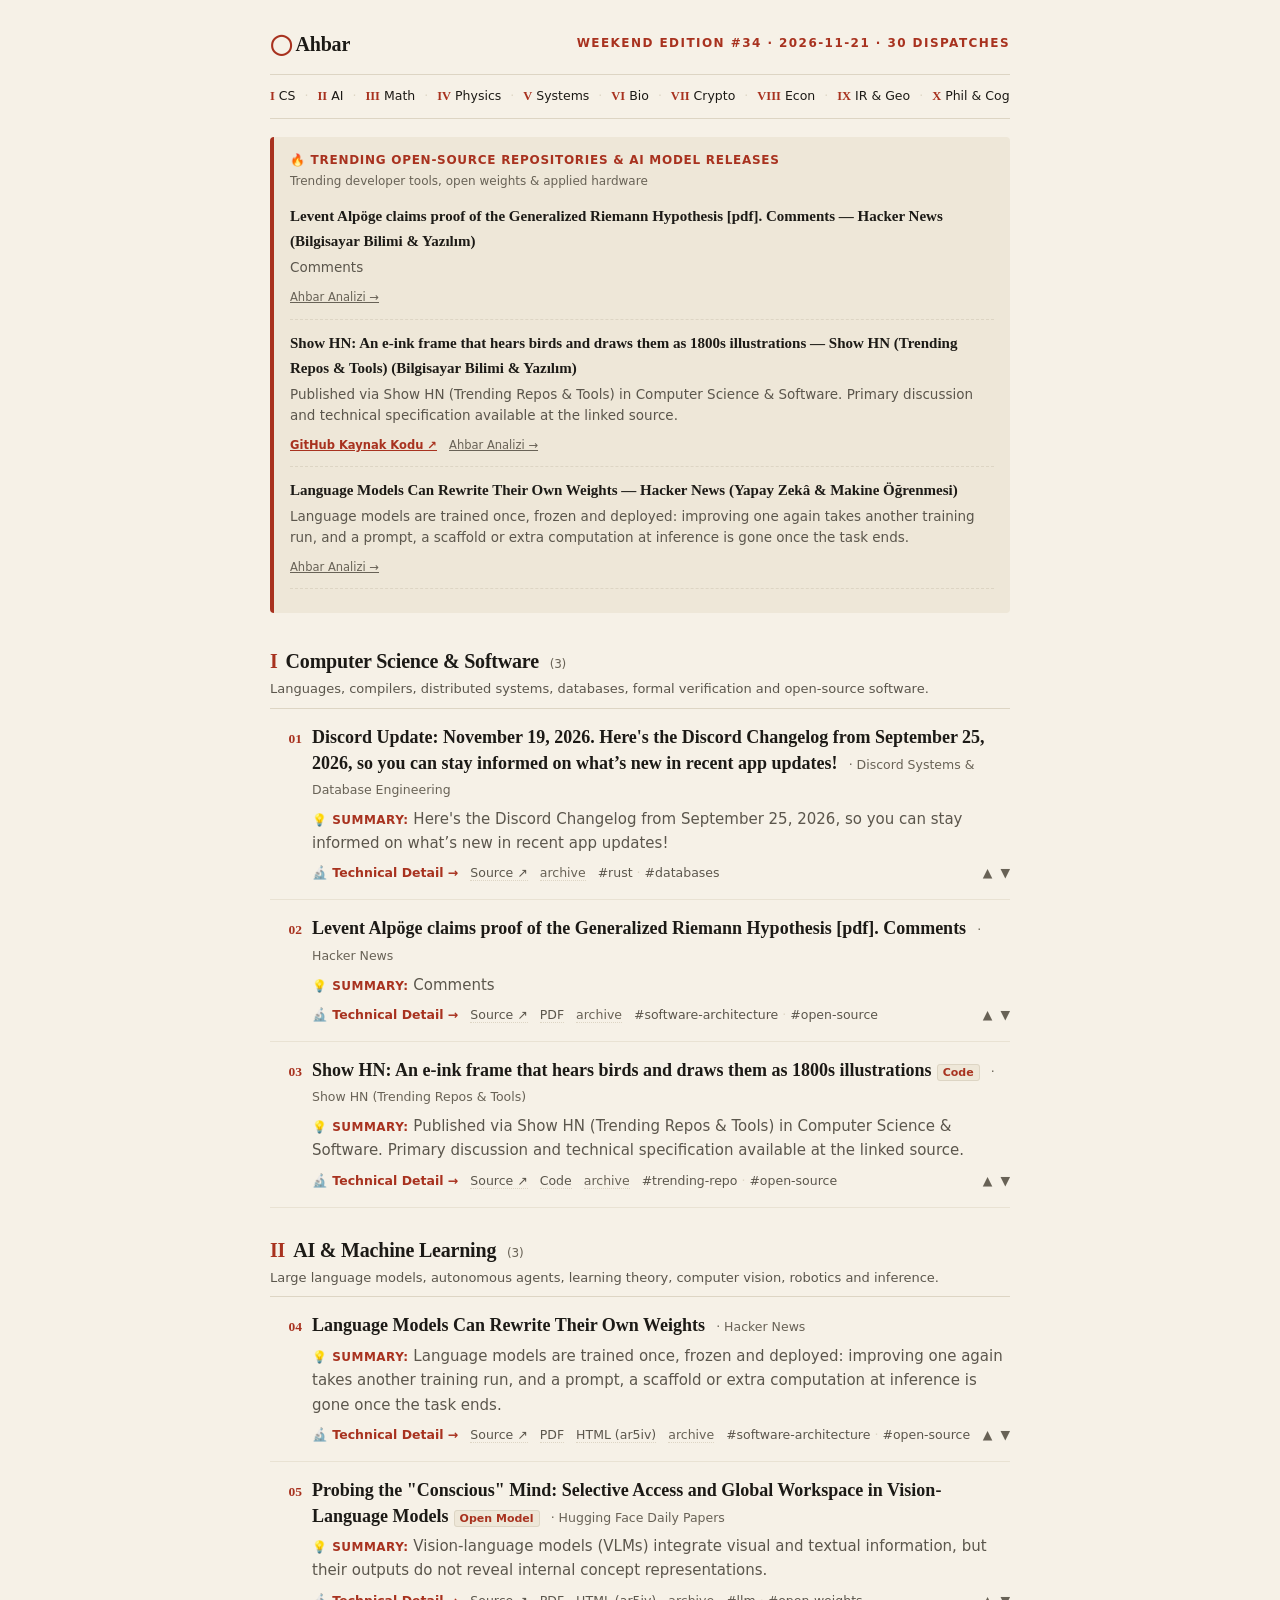
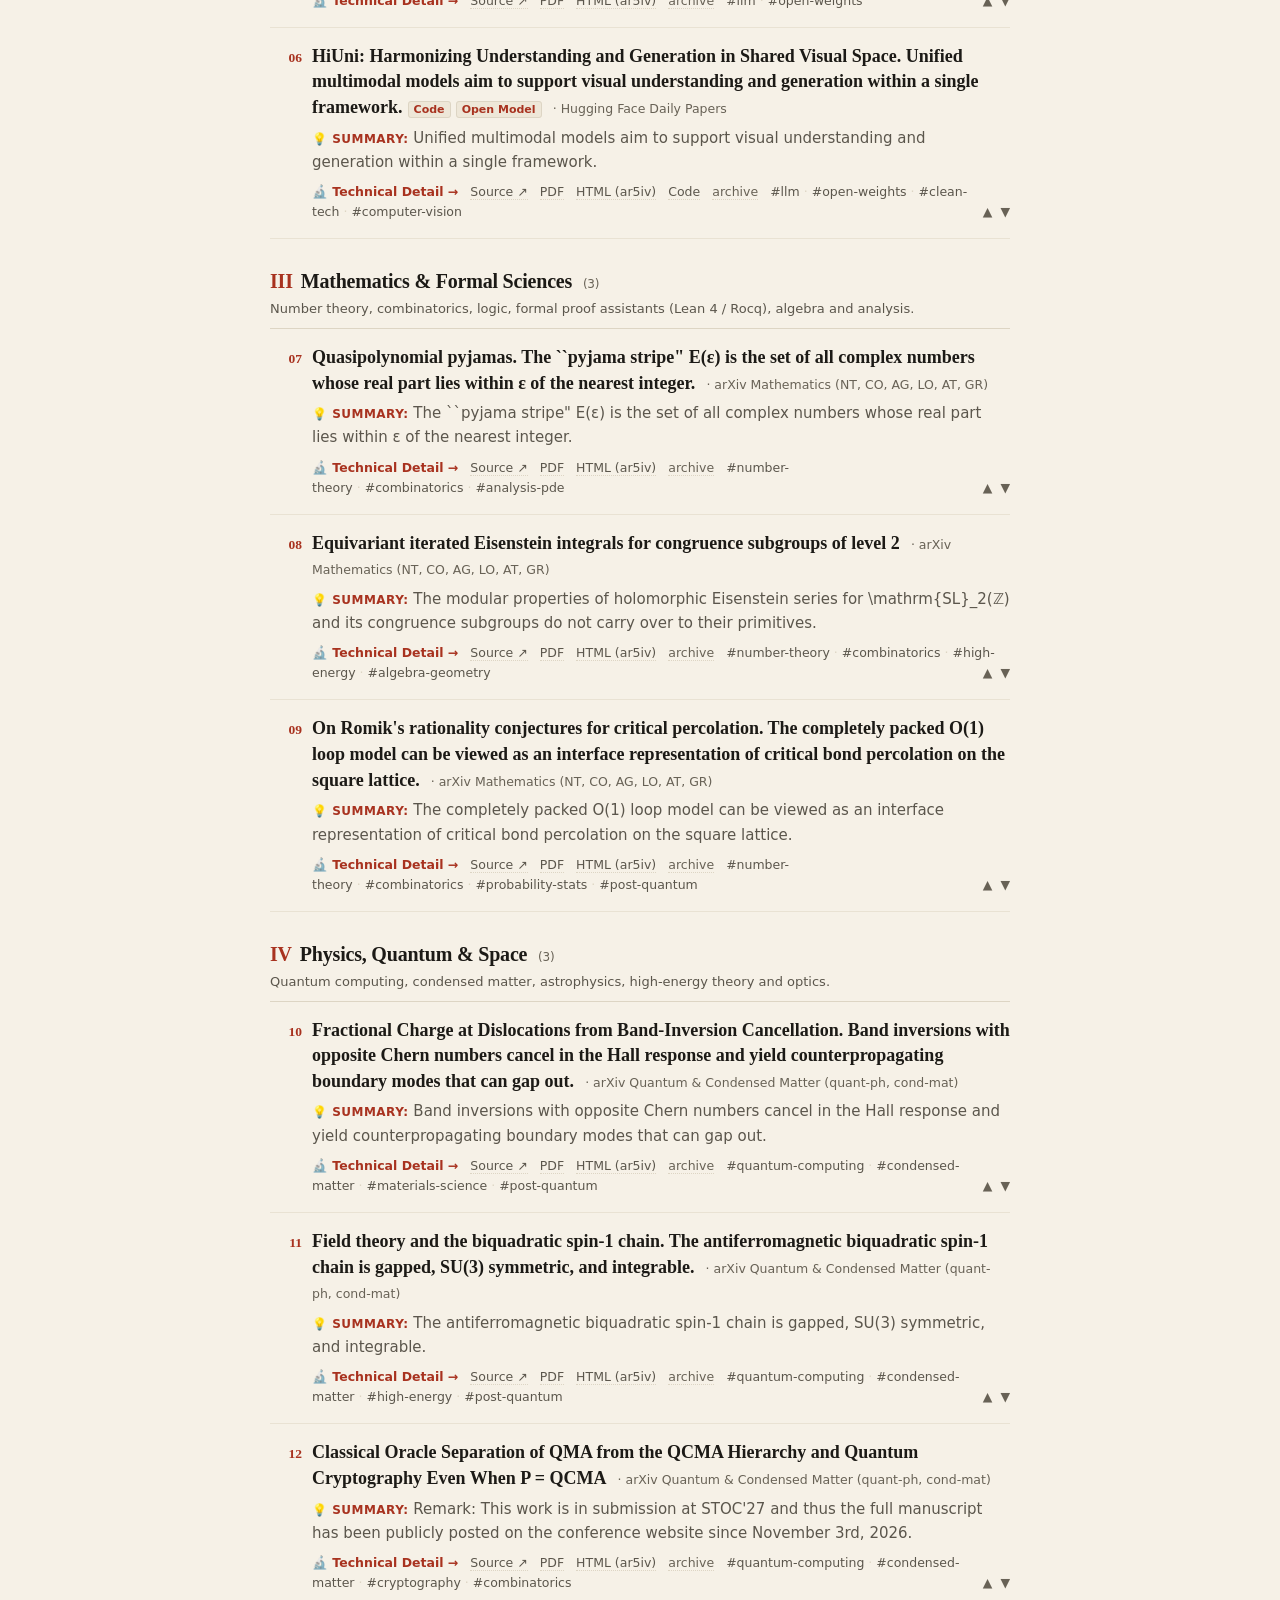
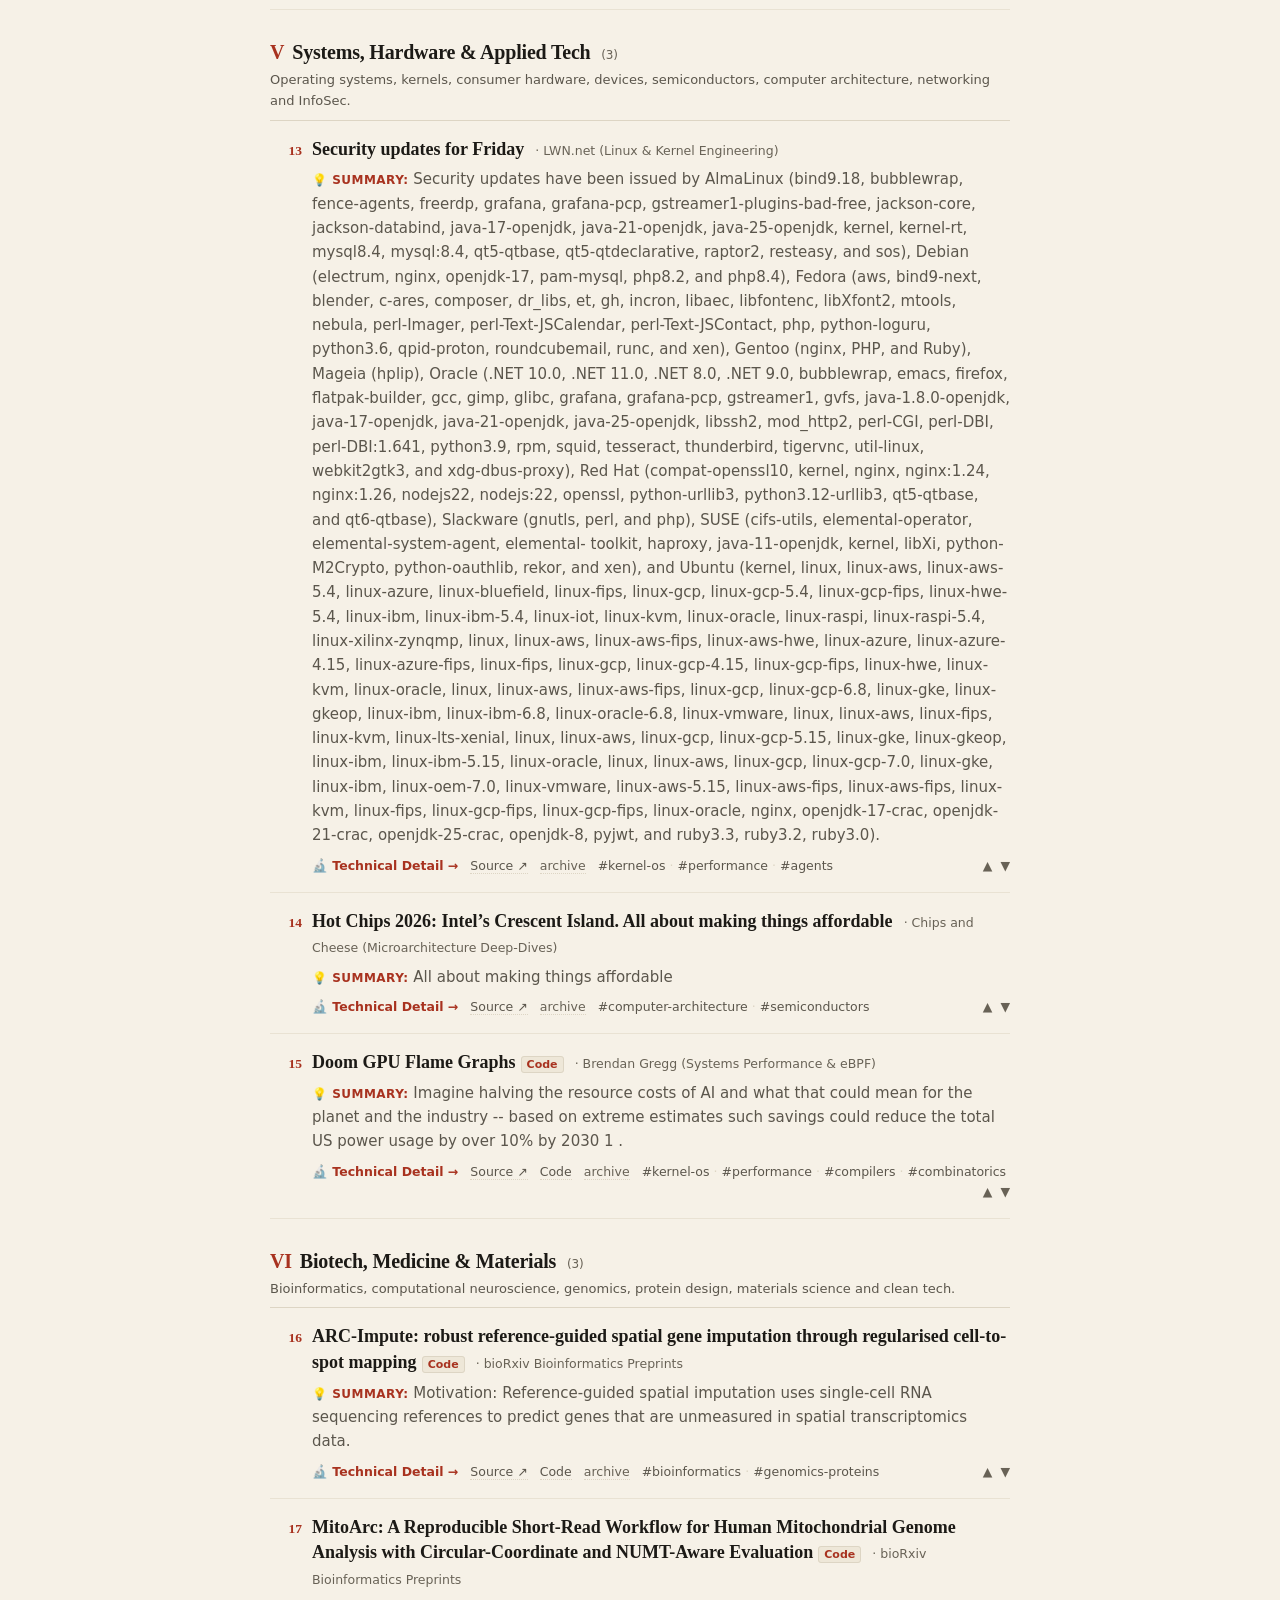
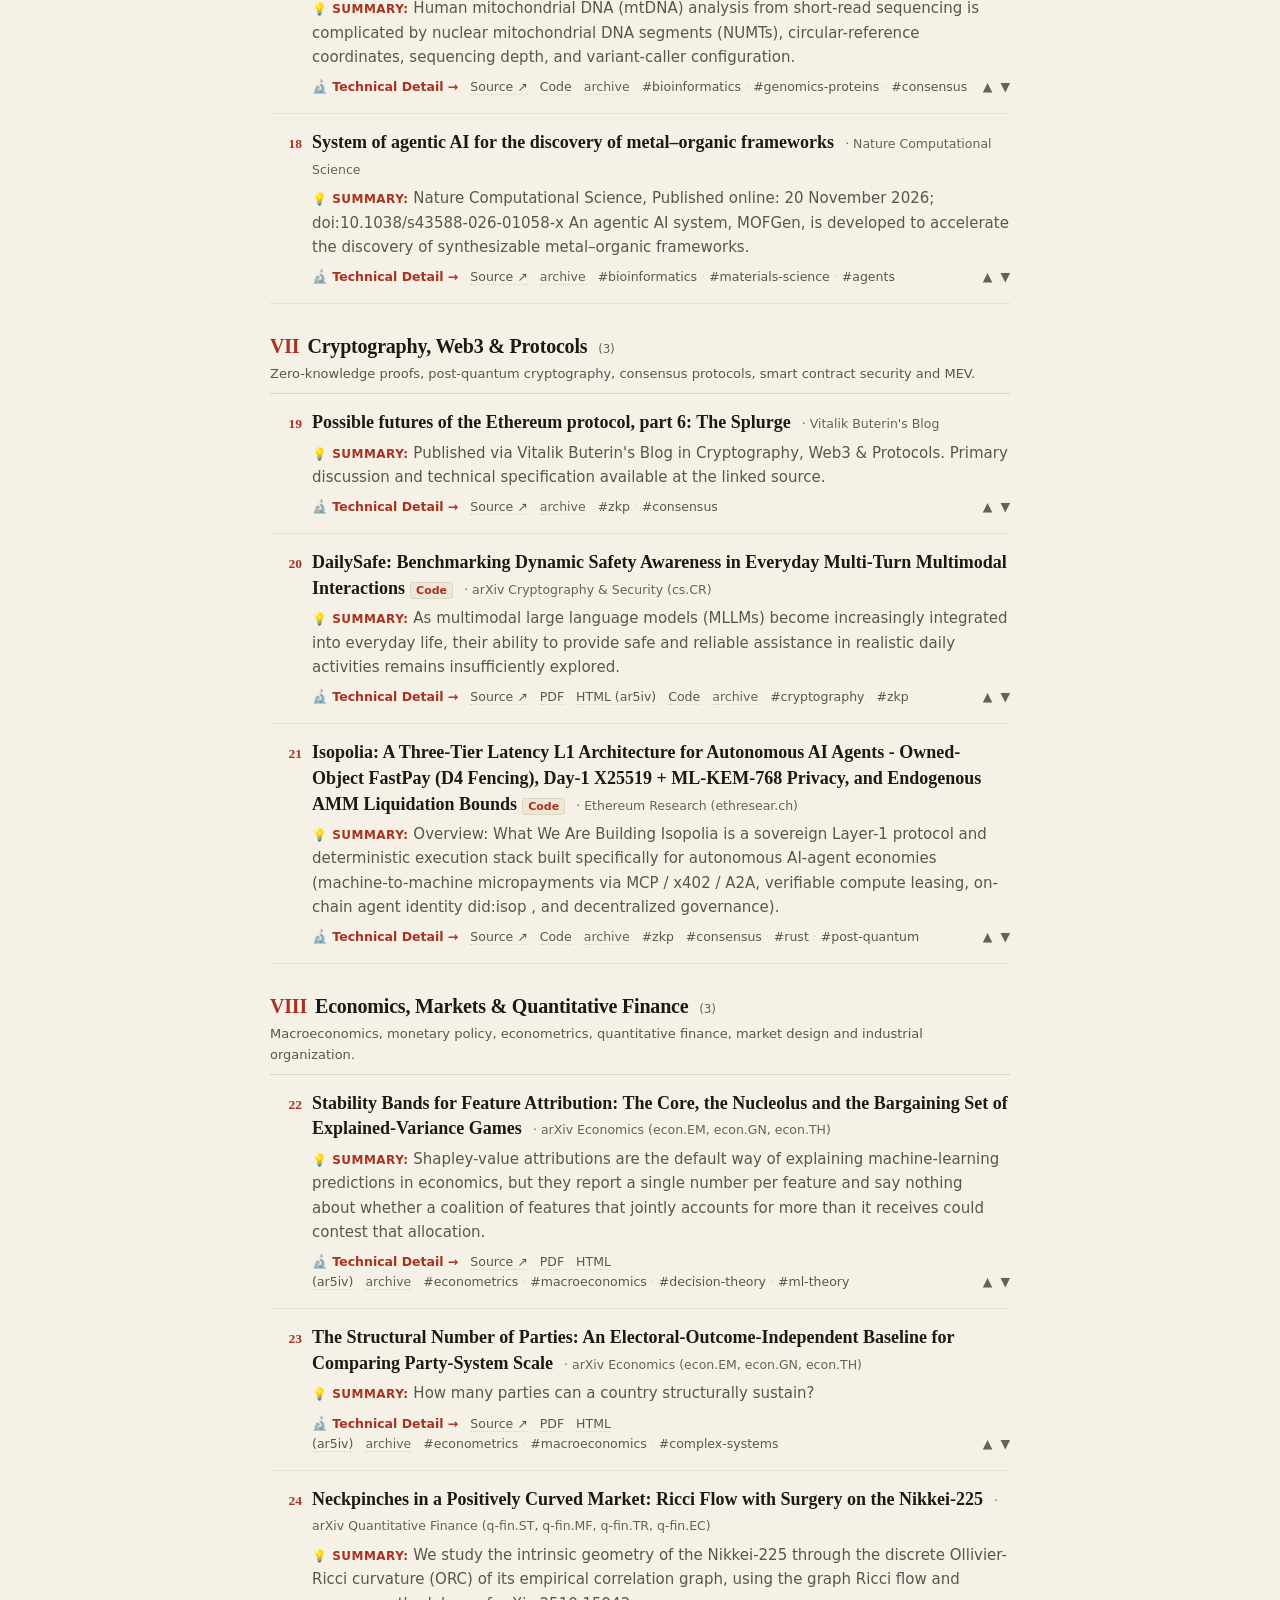
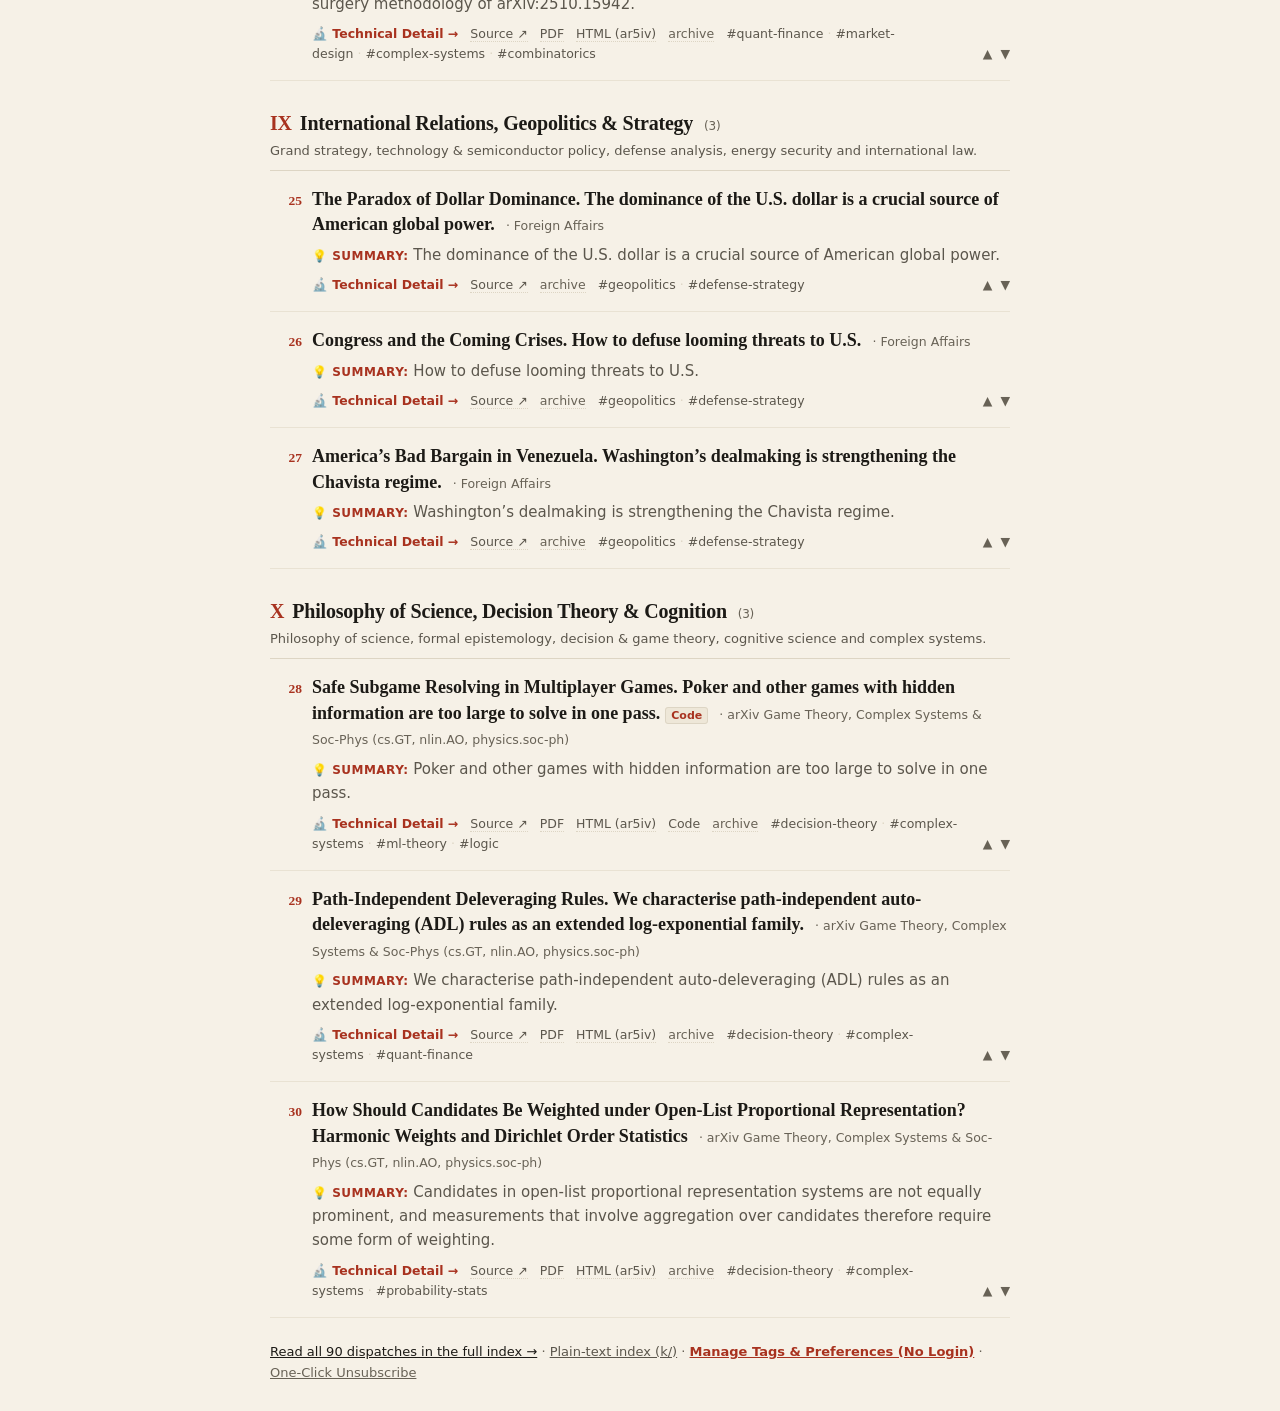
<file: data/sample-email.html>
<!DOCTYPE html>
<html lang="en">
<head>
<meta charset="utf-8">
<meta name="viewport" content="width=device-width,initial-scale=1">
<title>Ahbar · WEEKEND EDITION #34 · 2026-11-21 · 30 DISPATCHES</title>
</head>
<body style="margin:0;padding:28px 16px;background-color:#f6f1e7;color:#1c1a16;font-family:system-ui,-apple-system,'Segoe UI',Roboto,'Helvetica Neue',Arial,sans-serif;line-height:1.6;">
<table role="presentation" width="100%" cellpadding="0" cellspacing="0" style="max-width:740px;margin:0 auto;background-color:#f6f1e7;">
<tr><td style="padding-bottom:14px;border-bottom:1px solid #ddd5c4;">
<table role="presentation" width="100%" cellpadding="0" cellspacing="0"><tr>
<td><a href="https://latifkedi.github.io/ahbar/" style="font-family:'Source Serif 4',Georgia,'Times New Roman',serif;font-size:20px;font-weight:600;color:#1c1a16;text-decoration:none;letter-spacing:-0.01em;"><span style="color:#a8321f;font-weight:700;">◯</span> Ahbar</a></td>
<td align="right" style="font-size:12px;font-weight:600;letter-spacing:0.12em;color:#a8321f;text-transform:uppercase;">WEEKEND EDITION #34 · 2026-11-21 · 30 DISPATCHES</td>
</tr></table>
</td></tr>
<tr><td style="padding:10px 0;border-bottom:1px solid #ddd5c4;font-size:12.5px;line-height:1.8;color:#686256;">
<a href="#area-cs" style="color:#1c1a16;text-decoration:none;white-space:nowrap;"><span style="font-family:'Source Serif 4',Georgia,serif;font-weight:600;color:#a8321f;">I</span> CS</a> <span style="color:#ddd5c4;margin:0 5px;">·</span> <a href="#area-ai" style="color:#1c1a16;text-decoration:none;white-space:nowrap;"><span style="font-family:'Source Serif 4',Georgia,serif;font-weight:600;color:#a8321f;">II</span> AI</a> <span style="color:#ddd5c4;margin:0 5px;">·</span> <a href="#area-math" style="color:#1c1a16;text-decoration:none;white-space:nowrap;"><span style="font-family:'Source Serif 4',Georgia,serif;font-weight:600;color:#a8321f;">III</span> Math</a> <span style="color:#ddd5c4;margin:0 5px;">·</span> <a href="#area-physics" style="color:#1c1a16;text-decoration:none;white-space:nowrap;"><span style="font-family:'Source Serif 4',Georgia,serif;font-weight:600;color:#a8321f;">IV</span> Physics</a> <span style="color:#ddd5c4;margin:0 5px;">·</span> <a href="#area-systems" style="color:#1c1a16;text-decoration:none;white-space:nowrap;"><span style="font-family:'Source Serif 4',Georgia,serif;font-weight:600;color:#a8321f;">V</span> Systems</a> <span style="color:#ddd5c4;margin:0 5px;">·</span> <a href="#area-bio" style="color:#1c1a16;text-decoration:none;white-space:nowrap;"><span style="font-family:'Source Serif 4',Georgia,serif;font-weight:600;color:#a8321f;">VI</span> Bio</a> <span style="color:#ddd5c4;margin:0 5px;">·</span> <a href="#area-crypto" style="color:#1c1a16;text-decoration:none;white-space:nowrap;"><span style="font-family:'Source Serif 4',Georgia,serif;font-weight:600;color:#a8321f;">VII</span> Crypto</a> <span style="color:#ddd5c4;margin:0 5px;">·</span> <a href="#area-econ" style="color:#1c1a16;text-decoration:none;white-space:nowrap;"><span style="font-family:'Source Serif 4',Georgia,serif;font-weight:600;color:#a8321f;">VIII</span> Econ</a> <span style="color:#ddd5c4;margin:0 5px;">·</span> <a href="#area-geopolitics" style="color:#1c1a16;text-decoration:none;white-space:nowrap;"><span style="font-family:'Source Serif 4',Georgia,serif;font-weight:600;color:#a8321f;">IX</span> IR &amp; Geo</a> <span style="color:#ddd5c4;margin:0 5px;">·</span> <a href="#area-philosophy" style="color:#1c1a16;text-decoration:none;white-space:nowrap;"><span style="font-family:'Source Serif 4',Georgia,serif;font-weight:600;color:#a8321f;">X</span> Phil &amp; Cog</a>
</td></tr>
<tr><td style="padding:18px 0 6px 0;">
<table role="presentation" width="100%" cellpadding="0" cellspacing="0" style="background-color:#eee7d8;border-left:4px solid #a8321f;border-radius:4px;padding:14px 16px;"><tr><td>
<div style="font-size:12px;font-weight:700;letter-spacing:0.06em;color:#a8321f;text-transform:uppercase;">🔥 TRENDING OPEN-SOURCE REPOSITORIES &amp; AI MODEL RELEASES</div>
<div style="font-size:12px;color:#686256;margin:2px 0 12px 0;">Trending developer tools, open weights &amp; applied hardware</div>
<div style="margin-bottom:10px;padding-bottom:10px;border-bottom:1px dashed #ddd5c4;">
<a href="https://latifkedi.github.io/ahbar/?item=2026-11-21-01-levent-alp-ge-claims-proof" style="font-family:'Source Serif 4',Georgia,serif;font-size:15px;font-weight:600;color:#1c1a16;text-decoration:none;">Levent Alpöge claims proof of the Generalized Riemann Hypothesis [pdf]. Comments — Hacker News (Bilgisayar Bilimi &amp; Yazılım)</a>
<p style="margin:3px 0 5px 0;font-size:13.5px;line-height:1.55;color:#5b564c;">Comments</p>
<a href="https://latifkedi.github.io/ahbar/?item=2026-11-21-01-levent-alp-ge-claims-proof" style="font-size:11.5px;color:#686256;text-decoration:underline;">Ahbar Analizi →</a>
</div>
<div style="margin-bottom:10px;padding-bottom:10px;border-bottom:1px dashed #ddd5c4;">
<a href="https://latifkedi.github.io/ahbar/?item=2026-11-21-02-show-hn-an-e-ink" style="font-family:'Source Serif 4',Georgia,serif;font-size:15px;font-weight:600;color:#1c1a16;text-decoration:none;">Show HN: An e-ink frame that hears birds and draws them as 1800s illustrations — Show HN (Trending Repos &amp; Tools) (Bilgisayar Bilimi &amp; Yazılım)</a>
<p style="margin:3px 0 5px 0;font-size:13.5px;line-height:1.55;color:#5b564c;">Published via Show HN (Trending Repos &amp; Tools) in Computer Science &amp; Software. Primary discussion and technical specification available at the linked source.</p>
<a href="https://github.com/arnegiacomo/fugleramme" style="font-size:11.5px;font-weight:600;color:#a8321f;text-decoration:underline;margin-right:12px;">GitHub Kaynak Kodu ↗</a><a href="https://latifkedi.github.io/ahbar/?item=2026-11-21-02-show-hn-an-e-ink" style="font-size:11.5px;color:#686256;text-decoration:underline;">Ahbar Analizi →</a>
</div>
<div style="margin-bottom:10px;padding-bottom:10px;border-bottom:1px dashed #ddd5c4;">
<a href="https://latifkedi.github.io/ahbar/?item=2026-11-21-10-language-models-can-rewrite-their" style="font-family:'Source Serif 4',Georgia,serif;font-size:15px;font-weight:600;color:#1c1a16;text-decoration:none;">Language Models Can Rewrite Their Own Weights — Hacker News (Yapay Zekâ &amp; Makine Öğrenmesi)</a>
<p style="margin:3px 0 5px 0;font-size:13.5px;line-height:1.55;color:#5b564c;">Language models are trained once, frozen and deployed: improving one again takes another training run, and a prompt, a scaffold or extra computation at inference is gone once the task ends.</p>
<a href="https://latifkedi.github.io/ahbar/?item=2026-11-21-10-language-models-can-rewrite-their" style="font-size:11.5px;color:#686256;text-decoration:underline;">Ahbar Analizi →</a>
</div>
</td></tr></table>
</td></tr>
<tr><td id="area-cs" style="padding:26px 0 8px 0;border-bottom:1px solid #ddd5c4;">
<div style="font-family:'Source Serif 4',Georgia,'Times New Roman',serif;font-size:20px;font-weight:600;color:#1c1a16;letter-spacing:-0.01em;"><span style="color:#a8321f;margin-right:8px;">I</span>Computer Science &amp; Software <span style="font-family:system-ui,sans-serif;font-size:12px;font-weight:400;color:#686256;margin-left:6px;">(3)</span></div>
<div style="font-size:13px;color:#5b564c;margin-top:2px;">Languages, compilers, distributed systems, databases, formal verification and open-source software.</div>
</td></tr>
<tr><td style="padding:16px 0;border-bottom:1px solid #e9e2d3;">
<table role="presentation" width="100%" cellpadding="0" cellspacing="0"><tr>
<td width="32" valign="top" style="font-family:'Source Serif 4',Georgia,serif;font-size:13.5px;font-weight:600;color:#a8321f;padding-right:10px;padding-top:3px;text-align:right;">01</td>
<td valign="top">
<div style="margin:0 0 5px 0;"><a href="https://latifkedi.github.io/ahbar/?item=2026-11-21-03-discord-update-november-19-2026" style="font-family:'Source Serif 4',Georgia,'Times New Roman',serif;font-size:18px;font-weight:600;line-height:1.32;color:#1c1a16;text-decoration:none;">Discord Update: November 19, 2026. Here&apos;s the Discord Changelog from September 25, 2026, so you can stay informed on what’s new in recent app updates!</a> <span style="font-size:12.5px;color:#686256;margin-left:6px;">· Discord Systems &amp; Database Engineering</span></div>
<p style="margin:0 0 8px 0;font-size:15px;line-height:1.62;color:#5b564c;"><strong style="color:#a8321f;font-size:12px;letter-spacing:0.04em;">💡 SUMMARY:</strong> Here&apos;s the Discord Changelog from September 25, 2026, so you can stay informed on what’s new in recent app updates!</p>
<div style="font-size:12.5px;color:#686256;">
<a href="https://latifkedi.github.io/ahbar/?item=2026-11-21-03-discord-update-november-19-2026" style="color:#a8321f;font-weight:600;text-decoration:none;margin-right:12px;">🔬 Technical Detail →</a><a href="https://discord.com/blog/discord-update-november-19-2026" style="color:#5b564c;text-decoration:none;border-bottom:1px dotted #ddd5c4;margin-right:12px;">Source ↗</a><a href="https://web.archive.org/web/*/https://discord.com/blog/discord-update-november-19-2026" style="color:#686256;text-decoration:none;border-bottom:1px dotted #ddd5c4;margin-right:12px;">archive</a><span style="color:#5b564c;">#rust</span><span style="color:#ddd5c4;margin:0 4px;">·</span><span style="color:#5b564c;">#databases</span><span style="float:right;"><a href="https://latifkedi.github.io/ahbar/?vote=signal&amp;item=2026-11-21-03-discord-update-november-19-2026" style="color:#686256;text-decoration:none;margin-right:8px;">▲</a><a href="https://latifkedi.github.io/ahbar/?vote=noise&amp;item=2026-11-21-03-discord-update-november-19-2026" style="color:#686256;text-decoration:none;">▼</a></span></div>
</td></tr></table>
</td></tr>
<tr><td style="padding:16px 0;border-bottom:1px solid #e9e2d3;">
<table role="presentation" width="100%" cellpadding="0" cellspacing="0"><tr>
<td width="32" valign="top" style="font-family:'Source Serif 4',Georgia,serif;font-size:13.5px;font-weight:600;color:#a8321f;padding-right:10px;padding-top:3px;text-align:right;">02</td>
<td valign="top">
<div style="margin:0 0 5px 0;"><a href="https://latifkedi.github.io/ahbar/?item=2026-11-21-01-levent-alp-ge-claims-proof" style="font-family:'Source Serif 4',Georgia,'Times New Roman',serif;font-size:18px;font-weight:600;line-height:1.32;color:#1c1a16;text-decoration:none;">Levent Alpöge claims proof of the Generalized Riemann Hypothesis [pdf]. Comments</a> <span style="font-size:12.5px;color:#686256;margin-left:6px;">· Hacker News</span></div>
<p style="margin:0 0 8px 0;font-size:15px;line-height:1.62;color:#5b564c;"><strong style="color:#a8321f;font-size:12px;letter-spacing:0.04em;">💡 SUMMARY:</strong> Comments</p>
<div style="font-size:12.5px;color:#686256;">
<a href="https://latifkedi.github.io/ahbar/?item=2026-11-21-01-levent-alp-ge-claims-proof" style="color:#a8321f;font-weight:600;text-decoration:none;margin-right:12px;">🔬 Technical Detail →</a><a href="https://alpo.ge/remark.pdf" style="color:#5b564c;text-decoration:none;border-bottom:1px dotted #ddd5c4;margin-right:12px;">Source ↗</a><a href="https://alpo.ge/remark.pdf" style="color:#5b564c;text-decoration:none;border-bottom:1px dotted #ddd5c4;margin-right:12px;">PDF</a><a href="https://web.archive.org/web/*/https://alpo.ge/remark.pdf" style="color:#686256;text-decoration:none;border-bottom:1px dotted #ddd5c4;margin-right:12px;">archive</a><span style="color:#5b564c;">#software-architecture</span><span style="color:#ddd5c4;margin:0 4px;">·</span><span style="color:#5b564c;">#open-source</span><span style="float:right;"><a href="https://latifkedi.github.io/ahbar/?vote=signal&amp;item=2026-11-21-01-levent-alp-ge-claims-proof" style="color:#686256;text-decoration:none;margin-right:8px;">▲</a><a href="https://latifkedi.github.io/ahbar/?vote=noise&amp;item=2026-11-21-01-levent-alp-ge-claims-proof" style="color:#686256;text-decoration:none;">▼</a></span></div>
</td></tr></table>
</td></tr>
<tr><td style="padding:16px 0;border-bottom:1px solid #e9e2d3;">
<table role="presentation" width="100%" cellpadding="0" cellspacing="0"><tr>
<td width="32" valign="top" style="font-family:'Source Serif 4',Georgia,serif;font-size:13.5px;font-weight:600;color:#a8321f;padding-right:10px;padding-top:3px;text-align:right;">03</td>
<td valign="top">
<div style="margin:0 0 5px 0;"><a href="https://latifkedi.github.io/ahbar/?item=2026-11-21-02-show-hn-an-e-ink" style="font-family:'Source Serif 4',Georgia,'Times New Roman',serif;font-size:18px;font-weight:600;line-height:1.32;color:#1c1a16;text-decoration:none;">Show HN: An e-ink frame that hears birds and draws them as 1800s illustrations</a> <span style="background-color:#eee7d8;color:#a8321f;border:1px solid #ddd5c4;border-radius:3px;padding:1px 5px;font-size:11px;font-weight:600;">Code</span> <span style="font-size:12.5px;color:#686256;margin-left:6px;">· Show HN (Trending Repos &amp; Tools)</span></div>
<p style="margin:0 0 8px 0;font-size:15px;line-height:1.62;color:#5b564c;"><strong style="color:#a8321f;font-size:12px;letter-spacing:0.04em;">💡 SUMMARY:</strong> Published via Show HN (Trending Repos &amp; Tools) in Computer Science &amp; Software. Primary discussion and technical specification available at the linked source.</p>
<div style="font-size:12.5px;color:#686256;">
<a href="https://latifkedi.github.io/ahbar/?item=2026-11-21-02-show-hn-an-e-ink" style="color:#a8321f;font-weight:600;text-decoration:none;margin-right:12px;">🔬 Technical Detail →</a><a href="https://github.com/arnegiacomo/fugleramme" style="color:#5b564c;text-decoration:none;border-bottom:1px dotted #ddd5c4;margin-right:12px;">Source ↗</a><a href="https://github.com/arnegiacomo/fugleramme" style="color:#5b564c;text-decoration:none;border-bottom:1px dotted #ddd5c4;margin-right:12px;">Code</a><a href="https://web.archive.org/web/*/https://github.com/arnegiacomo/fugleramme" style="color:#686256;text-decoration:none;border-bottom:1px dotted #ddd5c4;margin-right:12px;">archive</a><span style="color:#5b564c;">#trending-repo</span><span style="color:#ddd5c4;margin:0 4px;">·</span><span style="color:#5b564c;">#open-source</span><span style="float:right;"><a href="https://latifkedi.github.io/ahbar/?vote=signal&amp;item=2026-11-21-02-show-hn-an-e-ink" style="color:#686256;text-decoration:none;margin-right:8px;">▲</a><a href="https://latifkedi.github.io/ahbar/?vote=noise&amp;item=2026-11-21-02-show-hn-an-e-ink" style="color:#686256;text-decoration:none;">▼</a></span></div>
</td></tr></table>
</td></tr>
<tr><td id="area-ai" style="padding:26px 0 8px 0;border-bottom:1px solid #ddd5c4;">
<div style="font-family:'Source Serif 4',Georgia,'Times New Roman',serif;font-size:20px;font-weight:600;color:#1c1a16;letter-spacing:-0.01em;"><span style="color:#a8321f;margin-right:8px;">II</span>AI &amp; Machine Learning <span style="font-family:system-ui,sans-serif;font-size:12px;font-weight:400;color:#686256;margin-left:6px;">(3)</span></div>
<div style="font-size:13px;color:#5b564c;margin-top:2px;">Large language models, autonomous agents, learning theory, computer vision, robotics and inference.</div>
</td></tr>
<tr><td style="padding:16px 0;border-bottom:1px solid #e9e2d3;">
<table role="presentation" width="100%" cellpadding="0" cellspacing="0"><tr>
<td width="32" valign="top" style="font-family:'Source Serif 4',Georgia,serif;font-size:13.5px;font-weight:600;color:#a8321f;padding-right:10px;padding-top:3px;text-align:right;">04</td>
<td valign="top">
<div style="margin:0 0 5px 0;"><a href="https://latifkedi.github.io/ahbar/?item=2026-11-21-10-language-models-can-rewrite-their" style="font-family:'Source Serif 4',Georgia,'Times New Roman',serif;font-size:18px;font-weight:600;line-height:1.32;color:#1c1a16;text-decoration:none;">Language Models Can Rewrite Their Own Weights</a> <span style="font-size:12.5px;color:#686256;margin-left:6px;">· Hacker News</span></div>
<p style="margin:0 0 8px 0;font-size:15px;line-height:1.62;color:#5b564c;"><strong style="color:#a8321f;font-size:12px;letter-spacing:0.04em;">💡 SUMMARY:</strong> Language models are trained once, frozen and deployed: improving one again takes another training run, and a prompt, a scaffold or extra computation at inference is gone once the task ends.</p>
<div style="font-size:12.5px;color:#686256;">
<a href="https://latifkedi.github.io/ahbar/?item=2026-11-21-10-language-models-can-rewrite-their" style="color:#a8321f;font-weight:600;text-decoration:none;margin-right:12px;">🔬 Technical Detail →</a><a href="https://arxiv.org/abs/2611.21885" style="color:#5b564c;text-decoration:none;border-bottom:1px dotted #ddd5c4;margin-right:12px;">Source ↗</a><a href="https://arxiv.org/pdf/2611.21885.pdf" style="color:#5b564c;text-decoration:none;border-bottom:1px dotted #ddd5c4;margin-right:12px;">PDF</a><a href="https://ar5iv.labs.arxiv.org/html/2611.21885" style="color:#5b564c;text-decoration:none;border-bottom:1px dotted #ddd5c4;margin-right:12px;">HTML (ar5iv)</a><a href="https://web.archive.org/web/*/https://arxiv.org/abs/2611.21885" style="color:#686256;text-decoration:none;border-bottom:1px dotted #ddd5c4;margin-right:12px;">archive</a><span style="color:#5b564c;">#software-architecture</span><span style="color:#ddd5c4;margin:0 4px;">·</span><span style="color:#5b564c;">#open-source</span><span style="float:right;"><a href="https://latifkedi.github.io/ahbar/?vote=signal&amp;item=2026-11-21-10-language-models-can-rewrite-their" style="color:#686256;text-decoration:none;margin-right:8px;">▲</a><a href="https://latifkedi.github.io/ahbar/?vote=noise&amp;item=2026-11-21-10-language-models-can-rewrite-their" style="color:#686256;text-decoration:none;">▼</a></span></div>
</td></tr></table>
</td></tr>
<tr><td style="padding:16px 0;border-bottom:1px solid #e9e2d3;">
<table role="presentation" width="100%" cellpadding="0" cellspacing="0"><tr>
<td width="32" valign="top" style="font-family:'Source Serif 4',Georgia,serif;font-size:13.5px;font-weight:600;color:#a8321f;padding-right:10px;padding-top:3px;text-align:right;">05</td>
<td valign="top">
<div style="margin:0 0 5px 0;"><a href="https://latifkedi.github.io/ahbar/?item=2026-11-21-11-probing-the-conscious-mind-selective" style="font-family:'Source Serif 4',Georgia,'Times New Roman',serif;font-size:18px;font-weight:600;line-height:1.32;color:#1c1a16;text-decoration:none;">Probing the &quot;Conscious&quot; Mind: Selective Access and Global Workspace in Vision-Language Models</a> <span style="background-color:#eee7d8;color:#a8321f;border:1px solid #ddd5c4;border-radius:3px;padding:1px 5px;font-size:11px;font-weight:600;">Open Model</span> <span style="font-size:12.5px;color:#686256;margin-left:6px;">· Hugging Face Daily Papers</span></div>
<p style="margin:0 0 8px 0;font-size:15px;line-height:1.62;color:#5b564c;"><strong style="color:#a8321f;font-size:12px;letter-spacing:0.04em;">💡 SUMMARY:</strong> Vision-language models (VLMs) integrate visual and textual information, but their outputs do not reveal internal concept representations.</p>
<div style="font-size:12.5px;color:#686256;">
<a href="https://latifkedi.github.io/ahbar/?item=2026-11-21-11-probing-the-conscious-mind-selective" style="color:#a8321f;font-weight:600;text-decoration:none;margin-right:12px;">🔬 Technical Detail →</a><a href="https://arxiv.org/abs/2611.26590" style="color:#5b564c;text-decoration:none;border-bottom:1px dotted #ddd5c4;margin-right:12px;">Source ↗</a><a href="https://arxiv.org/pdf/2611.26590.pdf" style="color:#5b564c;text-decoration:none;border-bottom:1px dotted #ddd5c4;margin-right:12px;">PDF</a><a href="https://ar5iv.labs.arxiv.org/html/2611.26590" style="color:#5b564c;text-decoration:none;border-bottom:1px dotted #ddd5c4;margin-right:12px;">HTML (ar5iv)</a><a href="https://web.archive.org/web/*/https://arxiv.org/abs/2611.26590" style="color:#686256;text-decoration:none;border-bottom:1px dotted #ddd5c4;margin-right:12px;">archive</a><span style="color:#5b564c;">#llm</span><span style="color:#ddd5c4;margin:0 4px;">·</span><span style="color:#5b564c;">#open-weights</span><span style="float:right;"><a href="https://latifkedi.github.io/ahbar/?vote=signal&amp;item=2026-11-21-11-probing-the-conscious-mind-selective" style="color:#686256;text-decoration:none;margin-right:8px;">▲</a><a href="https://latifkedi.github.io/ahbar/?vote=noise&amp;item=2026-11-21-11-probing-the-conscious-mind-selective" style="color:#686256;text-decoration:none;">▼</a></span></div>
</td></tr></table>
</td></tr>
<tr><td style="padding:16px 0;border-bottom:1px solid #e9e2d3;">
<table role="presentation" width="100%" cellpadding="0" cellspacing="0"><tr>
<td width="32" valign="top" style="font-family:'Source Serif 4',Georgia,serif;font-size:13.5px;font-weight:600;color:#a8321f;padding-right:10px;padding-top:3px;text-align:right;">06</td>
<td valign="top">
<div style="margin:0 0 5px 0;"><a href="https://latifkedi.github.io/ahbar/?item=2026-11-21-12-hiuni-harmonizing-understanding-and-generation" style="font-family:'Source Serif 4',Georgia,'Times New Roman',serif;font-size:18px;font-weight:600;line-height:1.32;color:#1c1a16;text-decoration:none;">HiUni: Harmonizing Understanding and Generation in Shared Visual Space. Unified multimodal models aim to support visual understanding and generation within a single framework.</a> <span style="background-color:#eee7d8;color:#a8321f;border:1px solid #ddd5c4;border-radius:3px;padding:1px 5px;font-size:11px;font-weight:600;">Code</span> <span style="background-color:#eee7d8;color:#a8321f;border:1px solid #ddd5c4;border-radius:3px;padding:1px 5px;font-size:11px;font-weight:600;">Open Model</span> <span style="font-size:12.5px;color:#686256;margin-left:6px;">· Hugging Face Daily Papers</span></div>
<p style="margin:0 0 8px 0;font-size:15px;line-height:1.62;color:#5b564c;"><strong style="color:#a8321f;font-size:12px;letter-spacing:0.04em;">💡 SUMMARY:</strong> Unified multimodal models aim to support visual understanding and generation within a single framework.</p>
<div style="font-size:12.5px;color:#686256;">
<a href="https://latifkedi.github.io/ahbar/?item=2026-11-21-12-hiuni-harmonizing-understanding-and-generation" style="color:#a8321f;font-weight:600;text-decoration:none;margin-right:12px;">🔬 Technical Detail →</a><a href="https://arxiv.org/abs/2611.26107" style="color:#5b564c;text-decoration:none;border-bottom:1px dotted #ddd5c4;margin-right:12px;">Source ↗</a><a href="https://arxiv.org/pdf/2611.26107.pdf" style="color:#5b564c;text-decoration:none;border-bottom:1px dotted #ddd5c4;margin-right:12px;">PDF</a><a href="https://ar5iv.labs.arxiv.org/html/2611.26107" style="color:#5b564c;text-decoration:none;border-bottom:1px dotted #ddd5c4;margin-right:12px;">HTML (ar5iv)</a><a href="https://github.com/ernie-research/HiUni" style="color:#5b564c;text-decoration:none;border-bottom:1px dotted #ddd5c4;margin-right:12px;">Code</a><a href="https://web.archive.org/web/*/https://arxiv.org/abs/2611.26107" style="color:#686256;text-decoration:none;border-bottom:1px dotted #ddd5c4;margin-right:12px;">archive</a><span style="color:#5b564c;">#llm</span><span style="color:#ddd5c4;margin:0 4px;">·</span><span style="color:#5b564c;">#open-weights</span><span style="color:#ddd5c4;margin:0 4px;">·</span><span style="color:#5b564c;">#clean-tech</span><span style="color:#ddd5c4;margin:0 4px;">·</span><span style="color:#5b564c;">#computer-vision</span><span style="float:right;"><a href="https://latifkedi.github.io/ahbar/?vote=signal&amp;item=2026-11-21-12-hiuni-harmonizing-understanding-and-generation" style="color:#686256;text-decoration:none;margin-right:8px;">▲</a><a href="https://latifkedi.github.io/ahbar/?vote=noise&amp;item=2026-11-21-12-hiuni-harmonizing-understanding-and-generation" style="color:#686256;text-decoration:none;">▼</a></span></div>
</td></tr></table>
</td></tr>
<tr><td id="area-math" style="padding:26px 0 8px 0;border-bottom:1px solid #ddd5c4;">
<div style="font-family:'Source Serif 4',Georgia,'Times New Roman',serif;font-size:20px;font-weight:600;color:#1c1a16;letter-spacing:-0.01em;"><span style="color:#a8321f;margin-right:8px;">III</span>Mathematics &amp; Formal Sciences <span style="font-family:system-ui,sans-serif;font-size:12px;font-weight:400;color:#686256;margin-left:6px;">(3)</span></div>
<div style="font-size:13px;color:#5b564c;margin-top:2px;">Number theory, combinatorics, logic, formal proof assistants (Lean 4 / Rocq), algebra and analysis.</div>
</td></tr>
<tr><td style="padding:16px 0;border-bottom:1px solid #e9e2d3;">
<table role="presentation" width="100%" cellpadding="0" cellspacing="0"><tr>
<td width="32" valign="top" style="font-family:'Source Serif 4',Georgia,serif;font-size:13.5px;font-weight:600;color:#a8321f;padding-right:10px;padding-top:3px;text-align:right;">07</td>
<td valign="top">
<div style="margin:0 0 5px 0;"><a href="https://latifkedi.github.io/ahbar/?item=2026-11-21-19-quasipolynomial-pyjamas" style="font-family:'Source Serif 4',Georgia,'Times New Roman',serif;font-size:18px;font-weight:600;line-height:1.32;color:#1c1a16;text-decoration:none;">Quasipolynomial pyjamas. The ``pyjama stripe&quot; E(ε) is the set of all complex numbers whose real part lies within ε of the nearest integer.</a> <span style="font-size:12.5px;color:#686256;margin-left:6px;">· arXiv Mathematics (NT, CO, AG, LO, AT, GR)</span></div>
<p style="margin:0 0 8px 0;font-size:15px;line-height:1.62;color:#5b564c;"><strong style="color:#a8321f;font-size:12px;letter-spacing:0.04em;">💡 SUMMARY:</strong> The ``pyjama stripe&quot; E(ε) is the set of all complex numbers whose real part lies within ε of the nearest integer.</p>
<div style="font-size:12.5px;color:#686256;">
<a href="https://latifkedi.github.io/ahbar/?item=2026-11-21-19-quasipolynomial-pyjamas" style="color:#a8321f;font-weight:600;text-decoration:none;margin-right:12px;">🔬 Technical Detail →</a><a href="https://arxiv.org/abs/2611.26622v1" style="color:#5b564c;text-decoration:none;border-bottom:1px dotted #ddd5c4;margin-right:12px;">Source ↗</a><a href="https://arxiv.org/pdf/2611.26622v1.pdf" style="color:#5b564c;text-decoration:none;border-bottom:1px dotted #ddd5c4;margin-right:12px;">PDF</a><a href="https://ar5iv.labs.arxiv.org/html/2611.26622v1" style="color:#5b564c;text-decoration:none;border-bottom:1px dotted #ddd5c4;margin-right:12px;">HTML (ar5iv)</a><a href="https://web.archive.org/web/*/https://arxiv.org/abs/2611.26622v1" style="color:#686256;text-decoration:none;border-bottom:1px dotted #ddd5c4;margin-right:12px;">archive</a><span style="color:#5b564c;">#number-theory</span><span style="color:#ddd5c4;margin:0 4px;">·</span><span style="color:#5b564c;">#combinatorics</span><span style="color:#ddd5c4;margin:0 4px;">·</span><span style="color:#5b564c;">#analysis-pde</span><span style="float:right;"><a href="https://latifkedi.github.io/ahbar/?vote=signal&amp;item=2026-11-21-19-quasipolynomial-pyjamas" style="color:#686256;text-decoration:none;margin-right:8px;">▲</a><a href="https://latifkedi.github.io/ahbar/?vote=noise&amp;item=2026-11-21-19-quasipolynomial-pyjamas" style="color:#686256;text-decoration:none;">▼</a></span></div>
</td></tr></table>
</td></tr>
<tr><td style="padding:16px 0;border-bottom:1px solid #e9e2d3;">
<table role="presentation" width="100%" cellpadding="0" cellspacing="0"><tr>
<td width="32" valign="top" style="font-family:'Source Serif 4',Georgia,serif;font-size:13.5px;font-weight:600;color:#a8321f;padding-right:10px;padding-top:3px;text-align:right;">08</td>
<td valign="top">
<div style="margin:0 0 5px 0;"><a href="https://latifkedi.github.io/ahbar/?item=2026-11-21-20-equivariant-iterated-eisenstein-integrals-for" style="font-family:'Source Serif 4',Georgia,'Times New Roman',serif;font-size:18px;font-weight:600;line-height:1.32;color:#1c1a16;text-decoration:none;">Equivariant iterated Eisenstein integrals for congruence subgroups of level 2</a> <span style="font-size:12.5px;color:#686256;margin-left:6px;">· arXiv Mathematics (NT, CO, AG, LO, AT, GR)</span></div>
<p style="margin:0 0 8px 0;font-size:15px;line-height:1.62;color:#5b564c;"><strong style="color:#a8321f;font-size:12px;letter-spacing:0.04em;">💡 SUMMARY:</strong> The modular properties of holomorphic Eisenstein series for \mathrm{SL}_2(ℤ) and its congruence subgroups do not carry over to their primitives.</p>
<div style="font-size:12.5px;color:#686256;">
<a href="https://latifkedi.github.io/ahbar/?item=2026-11-21-20-equivariant-iterated-eisenstein-integrals-for" style="color:#a8321f;font-weight:600;text-decoration:none;margin-right:12px;">🔬 Technical Detail →</a><a href="https://arxiv.org/abs/2611.26597v1" style="color:#5b564c;text-decoration:none;border-bottom:1px dotted #ddd5c4;margin-right:12px;">Source ↗</a><a href="https://arxiv.org/pdf/2611.26597v1.pdf" style="color:#5b564c;text-decoration:none;border-bottom:1px dotted #ddd5c4;margin-right:12px;">PDF</a><a href="https://ar5iv.labs.arxiv.org/html/2611.26597v1" style="color:#5b564c;text-decoration:none;border-bottom:1px dotted #ddd5c4;margin-right:12px;">HTML (ar5iv)</a><a href="https://web.archive.org/web/*/https://arxiv.org/abs/2611.26597v1" style="color:#686256;text-decoration:none;border-bottom:1px dotted #ddd5c4;margin-right:12px;">archive</a><span style="color:#5b564c;">#number-theory</span><span style="color:#ddd5c4;margin:0 4px;">·</span><span style="color:#5b564c;">#combinatorics</span><span style="color:#ddd5c4;margin:0 4px;">·</span><span style="color:#5b564c;">#high-energy</span><span style="color:#ddd5c4;margin:0 4px;">·</span><span style="color:#5b564c;">#algebra-geometry</span><span style="float:right;"><a href="https://latifkedi.github.io/ahbar/?vote=signal&amp;item=2026-11-21-20-equivariant-iterated-eisenstein-integrals-for" style="color:#686256;text-decoration:none;margin-right:8px;">▲</a><a href="https://latifkedi.github.io/ahbar/?vote=noise&amp;item=2026-11-21-20-equivariant-iterated-eisenstein-integrals-for" style="color:#686256;text-decoration:none;">▼</a></span></div>
</td></tr></table>
</td></tr>
<tr><td style="padding:16px 0;border-bottom:1px solid #e9e2d3;">
<table role="presentation" width="100%" cellpadding="0" cellspacing="0"><tr>
<td width="32" valign="top" style="font-family:'Source Serif 4',Georgia,serif;font-size:13.5px;font-weight:600;color:#a8321f;padding-right:10px;padding-top:3px;text-align:right;">09</td>
<td valign="top">
<div style="margin:0 0 5px 0;"><a href="https://latifkedi.github.io/ahbar/?item=2026-11-21-21-on-romik-s-rationality-conjectures" style="font-family:'Source Serif 4',Georgia,'Times New Roman',serif;font-size:18px;font-weight:600;line-height:1.32;color:#1c1a16;text-decoration:none;">On Romik&apos;s rationality conjectures for critical percolation. The completely packed O(1) loop model can be viewed as an interface representation of critical bond percolation on the square lattice.</a> <span style="font-size:12.5px;color:#686256;margin-left:6px;">· arXiv Mathematics (NT, CO, AG, LO, AT, GR)</span></div>
<p style="margin:0 0 8px 0;font-size:15px;line-height:1.62;color:#5b564c;"><strong style="color:#a8321f;font-size:12px;letter-spacing:0.04em;">💡 SUMMARY:</strong> The completely packed O(1) loop model can be viewed as an interface representation of critical bond percolation on the square lattice.</p>
<div style="font-size:12.5px;color:#686256;">
<a href="https://latifkedi.github.io/ahbar/?item=2026-11-21-21-on-romik-s-rationality-conjectures" style="color:#a8321f;font-weight:600;text-decoration:none;margin-right:12px;">🔬 Technical Detail →</a><a href="https://arxiv.org/abs/2611.26570v1" style="color:#5b564c;text-decoration:none;border-bottom:1px dotted #ddd5c4;margin-right:12px;">Source ↗</a><a href="https://arxiv.org/pdf/2611.26570v1.pdf" style="color:#5b564c;text-decoration:none;border-bottom:1px dotted #ddd5c4;margin-right:12px;">PDF</a><a href="https://ar5iv.labs.arxiv.org/html/2611.26570v1" style="color:#5b564c;text-decoration:none;border-bottom:1px dotted #ddd5c4;margin-right:12px;">HTML (ar5iv)</a><a href="https://web.archive.org/web/*/https://arxiv.org/abs/2611.26570v1" style="color:#686256;text-decoration:none;border-bottom:1px dotted #ddd5c4;margin-right:12px;">archive</a><span style="color:#5b564c;">#number-theory</span><span style="color:#ddd5c4;margin:0 4px;">·</span><span style="color:#5b564c;">#combinatorics</span><span style="color:#ddd5c4;margin:0 4px;">·</span><span style="color:#5b564c;">#probability-stats</span><span style="color:#ddd5c4;margin:0 4px;">·</span><span style="color:#5b564c;">#post-quantum</span><span style="float:right;"><a href="https://latifkedi.github.io/ahbar/?vote=signal&amp;item=2026-11-21-21-on-romik-s-rationality-conjectures" style="color:#686256;text-decoration:none;margin-right:8px;">▲</a><a href="https://latifkedi.github.io/ahbar/?vote=noise&amp;item=2026-11-21-21-on-romik-s-rationality-conjectures" style="color:#686256;text-decoration:none;">▼</a></span></div>
</td></tr></table>
</td></tr>
<tr><td id="area-physics" style="padding:26px 0 8px 0;border-bottom:1px solid #ddd5c4;">
<div style="font-family:'Source Serif 4',Georgia,'Times New Roman',serif;font-size:20px;font-weight:600;color:#1c1a16;letter-spacing:-0.01em;"><span style="color:#a8321f;margin-right:8px;">IV</span>Physics, Quantum &amp; Space <span style="font-family:system-ui,sans-serif;font-size:12px;font-weight:400;color:#686256;margin-left:6px;">(3)</span></div>
<div style="font-size:13px;color:#5b564c;margin-top:2px;">Quantum computing, condensed matter, astrophysics, high-energy theory and optics.</div>
</td></tr>
<tr><td style="padding:16px 0;border-bottom:1px solid #e9e2d3;">
<table role="presentation" width="100%" cellpadding="0" cellspacing="0"><tr>
<td width="32" valign="top" style="font-family:'Source Serif 4',Georgia,serif;font-size:13.5px;font-weight:600;color:#a8321f;padding-right:10px;padding-top:3px;text-align:right;">10</td>
<td valign="top">
<div style="margin:0 0 5px 0;"><a href="https://latifkedi.github.io/ahbar/?item=2026-11-21-30-fractional-charge-at-dislocations-from" style="font-family:'Source Serif 4',Georgia,'Times New Roman',serif;font-size:18px;font-weight:600;line-height:1.32;color:#1c1a16;text-decoration:none;">Fractional Charge at Dislocations from Band-Inversion Cancellation. Band inversions with opposite Chern numbers cancel in the Hall response and yield counterpropagating boundary modes that can gap out.</a> <span style="font-size:12.5px;color:#686256;margin-left:6px;">· arXiv Quantum &amp; Condensed Matter (quant-ph, cond-mat)</span></div>
<p style="margin:0 0 8px 0;font-size:15px;line-height:1.62;color:#5b564c;"><strong style="color:#a8321f;font-size:12px;letter-spacing:0.04em;">💡 SUMMARY:</strong> Band inversions with opposite Chern numbers cancel in the Hall response and yield counterpropagating boundary modes that can gap out.</p>
<div style="font-size:12.5px;color:#686256;">
<a href="https://latifkedi.github.io/ahbar/?item=2026-11-21-30-fractional-charge-at-dislocations-from" style="color:#a8321f;font-weight:600;text-decoration:none;margin-right:12px;">🔬 Technical Detail →</a><a href="https://arxiv.org/abs/2611.26616v1" style="color:#5b564c;text-decoration:none;border-bottom:1px dotted #ddd5c4;margin-right:12px;">Source ↗</a><a href="https://arxiv.org/pdf/2611.26616v1.pdf" style="color:#5b564c;text-decoration:none;border-bottom:1px dotted #ddd5c4;margin-right:12px;">PDF</a><a href="https://ar5iv.labs.arxiv.org/html/2611.26616v1" style="color:#5b564c;text-decoration:none;border-bottom:1px dotted #ddd5c4;margin-right:12px;">HTML (ar5iv)</a><a href="https://web.archive.org/web/*/https://arxiv.org/abs/2611.26616v1" style="color:#686256;text-decoration:none;border-bottom:1px dotted #ddd5c4;margin-right:12px;">archive</a><span style="color:#5b564c;">#quantum-computing</span><span style="color:#ddd5c4;margin:0 4px;">·</span><span style="color:#5b564c;">#condensed-matter</span><span style="color:#ddd5c4;margin:0 4px;">·</span><span style="color:#5b564c;">#materials-science</span><span style="color:#ddd5c4;margin:0 4px;">·</span><span style="color:#5b564c;">#post-quantum</span><span style="float:right;"><a href="https://latifkedi.github.io/ahbar/?vote=signal&amp;item=2026-11-21-30-fractional-charge-at-dislocations-from" style="color:#686256;text-decoration:none;margin-right:8px;">▲</a><a href="https://latifkedi.github.io/ahbar/?vote=noise&amp;item=2026-11-21-30-fractional-charge-at-dislocations-from" style="color:#686256;text-decoration:none;">▼</a></span></div>
</td></tr></table>
</td></tr>
<tr><td style="padding:16px 0;border-bottom:1px solid #e9e2d3;">
<table role="presentation" width="100%" cellpadding="0" cellspacing="0"><tr>
<td width="32" valign="top" style="font-family:'Source Serif 4',Georgia,serif;font-size:13.5px;font-weight:600;color:#a8321f;padding-right:10px;padding-top:3px;text-align:right;">11</td>
<td valign="top">
<div style="margin:0 0 5px 0;"><a href="https://latifkedi.github.io/ahbar/?item=2026-11-21-31-field-theory-and-the-biquadratic" style="font-family:'Source Serif 4',Georgia,'Times New Roman',serif;font-size:18px;font-weight:600;line-height:1.32;color:#1c1a16;text-decoration:none;">Field theory and the biquadratic spin-1 chain. The antiferromagnetic biquadratic spin-1 chain is gapped, SU(3) symmetric, and integrable.</a> <span style="font-size:12.5px;color:#686256;margin-left:6px;">· arXiv Quantum &amp; Condensed Matter (quant-ph, cond-mat)</span></div>
<p style="margin:0 0 8px 0;font-size:15px;line-height:1.62;color:#5b564c;"><strong style="color:#a8321f;font-size:12px;letter-spacing:0.04em;">💡 SUMMARY:</strong> The antiferromagnetic biquadratic spin-1 chain is gapped, SU(3) symmetric, and integrable.</p>
<div style="font-size:12.5px;color:#686256;">
<a href="https://latifkedi.github.io/ahbar/?item=2026-11-21-31-field-theory-and-the-biquadratic" style="color:#a8321f;font-weight:600;text-decoration:none;margin-right:12px;">🔬 Technical Detail →</a><a href="https://arxiv.org/abs/2611.26610v1" style="color:#5b564c;text-decoration:none;border-bottom:1px dotted #ddd5c4;margin-right:12px;">Source ↗</a><a href="https://arxiv.org/pdf/2611.26610v1.pdf" style="color:#5b564c;text-decoration:none;border-bottom:1px dotted #ddd5c4;margin-right:12px;">PDF</a><a href="https://ar5iv.labs.arxiv.org/html/2611.26610v1" style="color:#5b564c;text-decoration:none;border-bottom:1px dotted #ddd5c4;margin-right:12px;">HTML (ar5iv)</a><a href="https://web.archive.org/web/*/https://arxiv.org/abs/2611.26610v1" style="color:#686256;text-decoration:none;border-bottom:1px dotted #ddd5c4;margin-right:12px;">archive</a><span style="color:#5b564c;">#quantum-computing</span><span style="color:#ddd5c4;margin:0 4px;">·</span><span style="color:#5b564c;">#condensed-matter</span><span style="color:#ddd5c4;margin:0 4px;">·</span><span style="color:#5b564c;">#high-energy</span><span style="color:#ddd5c4;margin:0 4px;">·</span><span style="color:#5b564c;">#post-quantum</span><span style="float:right;"><a href="https://latifkedi.github.io/ahbar/?vote=signal&amp;item=2026-11-21-31-field-theory-and-the-biquadratic" style="color:#686256;text-decoration:none;margin-right:8px;">▲</a><a href="https://latifkedi.github.io/ahbar/?vote=noise&amp;item=2026-11-21-31-field-theory-and-the-biquadratic" style="color:#686256;text-decoration:none;">▼</a></span></div>
</td></tr></table>
</td></tr>
<tr><td style="padding:16px 0;border-bottom:1px solid #e9e2d3;">
<table role="presentation" width="100%" cellpadding="0" cellspacing="0"><tr>
<td width="32" valign="top" style="font-family:'Source Serif 4',Georgia,serif;font-size:13.5px;font-weight:600;color:#a8321f;padding-right:10px;padding-top:3px;text-align:right;">12</td>
<td valign="top">
<div style="margin:0 0 5px 0;"><a href="https://latifkedi.github.io/ahbar/?item=2026-11-21-32-classical-oracle-separation-of-qma" style="font-family:'Source Serif 4',Georgia,'Times New Roman',serif;font-size:18px;font-weight:600;line-height:1.32;color:#1c1a16;text-decoration:none;">Classical Oracle Separation of QMA from the QCMA Hierarchy and Quantum Cryptography Even When P = QCMA</a> <span style="font-size:12.5px;color:#686256;margin-left:6px;">· arXiv Quantum &amp; Condensed Matter (quant-ph, cond-mat)</span></div>
<p style="margin:0 0 8px 0;font-size:15px;line-height:1.62;color:#5b564c;"><strong style="color:#a8321f;font-size:12px;letter-spacing:0.04em;">💡 SUMMARY:</strong> Remark: This work is in submission at STOC&apos;27 and thus the full manuscript has been publicly posted on the conference website since November 3rd, 2026.</p>
<div style="font-size:12.5px;color:#686256;">
<a href="https://latifkedi.github.io/ahbar/?item=2026-11-21-32-classical-oracle-separation-of-qma" style="color:#a8321f;font-weight:600;text-decoration:none;margin-right:12px;">🔬 Technical Detail →</a><a href="https://arxiv.org/abs/2611.26574v1" style="color:#5b564c;text-decoration:none;border-bottom:1px dotted #ddd5c4;margin-right:12px;">Source ↗</a><a href="https://arxiv.org/pdf/2611.26574v1.pdf" style="color:#5b564c;text-decoration:none;border-bottom:1px dotted #ddd5c4;margin-right:12px;">PDF</a><a href="https://ar5iv.labs.arxiv.org/html/2611.26574v1" style="color:#5b564c;text-decoration:none;border-bottom:1px dotted #ddd5c4;margin-right:12px;">HTML (ar5iv)</a><a href="https://web.archive.org/web/*/https://arxiv.org/abs/2611.26574v1" style="color:#686256;text-decoration:none;border-bottom:1px dotted #ddd5c4;margin-right:12px;">archive</a><span style="color:#5b564c;">#quantum-computing</span><span style="color:#ddd5c4;margin:0 4px;">·</span><span style="color:#5b564c;">#condensed-matter</span><span style="color:#ddd5c4;margin:0 4px;">·</span><span style="color:#5b564c;">#cryptography</span><span style="color:#ddd5c4;margin:0 4px;">·</span><span style="color:#5b564c;">#combinatorics</span><span style="float:right;"><a href="https://latifkedi.github.io/ahbar/?vote=signal&amp;item=2026-11-21-32-classical-oracle-separation-of-qma" style="color:#686256;text-decoration:none;margin-right:8px;">▲</a><a href="https://latifkedi.github.io/ahbar/?vote=noise&amp;item=2026-11-21-32-classical-oracle-separation-of-qma" style="color:#686256;text-decoration:none;">▼</a></span></div>
</td></tr></table>
</td></tr>
<tr><td id="area-systems" style="padding:26px 0 8px 0;border-bottom:1px solid #ddd5c4;">
<div style="font-family:'Source Serif 4',Georgia,'Times New Roman',serif;font-size:20px;font-weight:600;color:#1c1a16;letter-spacing:-0.01em;"><span style="color:#a8321f;margin-right:8px;">V</span>Systems, Hardware &amp; Applied Tech <span style="font-family:system-ui,sans-serif;font-size:12px;font-weight:400;color:#686256;margin-left:6px;">(3)</span></div>
<div style="font-size:13px;color:#5b564c;margin-top:2px;">Operating systems, kernels, consumer hardware, devices, semiconductors, computer architecture, networking and InfoSec.</div>
</td></tr>
<tr><td style="padding:16px 0;border-bottom:1px solid #e9e2d3;">
<table role="presentation" width="100%" cellpadding="0" cellspacing="0"><tr>
<td width="32" valign="top" style="font-family:'Source Serif 4',Georgia,serif;font-size:13.5px;font-weight:600;color:#a8321f;padding-right:10px;padding-top:3px;text-align:right;">13</td>
<td valign="top">
<div style="margin:0 0 5px 0;"><a href="https://latifkedi.github.io/ahbar/?item=2026-11-21-37-security-updates-for-friday" style="font-family:'Source Serif 4',Georgia,'Times New Roman',serif;font-size:18px;font-weight:600;line-height:1.32;color:#1c1a16;text-decoration:none;">Security updates for Friday</a> <span style="font-size:12.5px;color:#686256;margin-left:6px;">· LWN.net (Linux &amp; Kernel Engineering)</span></div>
<p style="margin:0 0 8px 0;font-size:15px;line-height:1.62;color:#5b564c;"><strong style="color:#a8321f;font-size:12px;letter-spacing:0.04em;">💡 SUMMARY:</strong> Security updates have been issued by AlmaLinux (bind9.18, bubblewrap, fence-agents, freerdp, grafana, grafana-pcp, gstreamer1-plugins-bad-free, jackson-core, jackson-databind, java-17-openjdk, java-21-openjdk, java-25-openjdk, kernel, kernel-rt, mysql8.4, mysql:8.4, qt5-qtbase, qt5-qtdeclarative, raptor2, resteasy, and sos), Debian (electrum, nginx, openjdk-17, pam-mysql, php8.2, and php8.4), Fedora (aws, bind9-next, blender, c-ares, composer, dr_libs, et, gh, incron, libaec, libfontenc, libXfont2, mtools, nebula, perl-Imager, perl-Text-JSCalendar, perl-Text-JSContact, php, python-loguru, python3.6, qpid-proton, roundcubemail, runc, and xen), Gentoo (nginx, PHP, and Ruby), Mageia (hplip), Oracle (.NET 10.0, .NET 11.0, .NET 8.0, .NET 9.0, bubblewrap, emacs, firefox, flatpak-builder, gcc, gimp, glibc, grafana, grafana-pcp, gstreamer1, gvfs, java-1.8.0-openjdk, java-17-openjdk, java-21-openjdk, java-25-openjdk, libssh2, mod_http2, perl-CGI, perl-DBI, perl-DBI:1.641, python3.9, rpm, squid, tesseract, thunderbird, tigervnc, util-linux, webkit2gtk3, and xdg-dbus-proxy), Red Hat (compat-openssl10, kernel, nginx, nginx:1.24, nginx:1.26, nodejs22, nodejs:22, openssl, python-urllib3, python3.12-urllib3, qt5-qtbase, and qt6-qtbase), Slackware (gnutls, perl, and php), SUSE (cifs-utils, elemental-operator, elemental-system-agent, elemental- toolkit, haproxy, java-11-openjdk, kernel, libXi, python-M2Crypto, python-oauthlib, rekor, and xen), and Ubuntu (kernel, linux, linux-aws, linux-aws-5.4, linux-azure, linux-bluefield, linux-fips, linux-gcp, linux-gcp-5.4, linux-gcp-fips, linux-hwe-5.4, linux-ibm, linux-ibm-5.4, linux-iot, linux-kvm, linux-oracle, linux-raspi, linux-raspi-5.4, linux-xilinx-zynqmp, linux, linux-aws, linux-aws-fips, linux-aws-hwe, linux-azure, linux-azure-4.15, linux-azure-fips, linux-fips, linux-gcp, linux-gcp-4.15, linux-gcp-fips, linux-hwe, linux-kvm, linux-oracle, linux, linux-aws, linux-aws-fips, linux-gcp, linux-gcp-6.8, linux-gke, linux-gkeop, linux-ibm, linux-ibm-6.8, linux-oracle-6.8, linux-vmware, linux, linux-aws, linux-fips, linux-kvm, linux-lts-xenial, linux, linux-aws, linux-gcp, linux-gcp-5.15, linux-gke, linux-gkeop, linux-ibm, linux-ibm-5.15, linux-oracle, linux, linux-aws, linux-gcp, linux-gcp-7.0, linux-gke, linux-ibm, linux-oem-7.0, linux-vmware, linux-aws-5.15, linux-aws-fips, linux-aws-fips, linux-kvm, linux-fips, linux-gcp-fips, linux-gcp-fips, linux-oracle, nginx, openjdk-17-crac, openjdk-21-crac, openjdk-25-crac, openjdk-8, pyjwt, and ruby3.3, ruby3.2, ruby3.0).</p>
<div style="font-size:12.5px;color:#686256;">
<a href="https://latifkedi.github.io/ahbar/?item=2026-11-21-37-security-updates-for-friday" style="color:#a8321f;font-weight:600;text-decoration:none;margin-right:12px;">🔬 Technical Detail →</a><a href="https://lwn.net/Articles/1108811/" style="color:#5b564c;text-decoration:none;border-bottom:1px dotted #ddd5c4;margin-right:12px;">Source ↗</a><a href="https://web.archive.org/web/*/https://lwn.net/Articles/1108811/" style="color:#686256;text-decoration:none;border-bottom:1px dotted #ddd5c4;margin-right:12px;">archive</a><span style="color:#5b564c;">#kernel-os</span><span style="color:#ddd5c4;margin:0 4px;">·</span><span style="color:#5b564c;">#performance</span><span style="color:#ddd5c4;margin:0 4px;">·</span><span style="color:#5b564c;">#agents</span><span style="float:right;"><a href="https://latifkedi.github.io/ahbar/?vote=signal&amp;item=2026-11-21-37-security-updates-for-friday" style="color:#686256;text-decoration:none;margin-right:8px;">▲</a><a href="https://latifkedi.github.io/ahbar/?vote=noise&amp;item=2026-11-21-37-security-updates-for-friday" style="color:#686256;text-decoration:none;">▼</a></span></div>
</td></tr></table>
</td></tr>
<tr><td style="padding:16px 0;border-bottom:1px solid #e9e2d3;">
<table role="presentation" width="100%" cellpadding="0" cellspacing="0"><tr>
<td width="32" valign="top" style="font-family:'Source Serif 4',Georgia,serif;font-size:13.5px;font-weight:600;color:#a8321f;padding-right:10px;padding-top:3px;text-align:right;">14</td>
<td valign="top">
<div style="margin:0 0 5px 0;"><a href="https://latifkedi.github.io/ahbar/?item=2026-11-21-38-hot-chips-2026-intel-s" style="font-family:'Source Serif 4',Georgia,'Times New Roman',serif;font-size:18px;font-weight:600;line-height:1.32;color:#1c1a16;text-decoration:none;">Hot Chips 2026: Intel’s Crescent Island. All about making things affordable</a> <span style="font-size:12.5px;color:#686256;margin-left:6px;">· Chips and Cheese (Microarchitecture Deep-Dives)</span></div>
<p style="margin:0 0 8px 0;font-size:15px;line-height:1.62;color:#5b564c;"><strong style="color:#a8321f;font-size:12px;letter-spacing:0.04em;">💡 SUMMARY:</strong> All about making things affordable</p>
<div style="font-size:12.5px;color:#686256;">
<a href="https://latifkedi.github.io/ahbar/?item=2026-11-21-38-hot-chips-2026-intel-s" style="color:#a8321f;font-weight:600;text-decoration:none;margin-right:12px;">🔬 Technical Detail →</a><a href="https://chipsandcheese.com/p/hot-chips-2026-intels-crescent-island" style="color:#5b564c;text-decoration:none;border-bottom:1px dotted #ddd5c4;margin-right:12px;">Source ↗</a><a href="https://web.archive.org/web/*/https://chipsandcheese.com/p/hot-chips-2026-intels-crescent-island" style="color:#686256;text-decoration:none;border-bottom:1px dotted #ddd5c4;margin-right:12px;">archive</a><span style="color:#5b564c;">#computer-architecture</span><span style="color:#ddd5c4;margin:0 4px;">·</span><span style="color:#5b564c;">#semiconductors</span><span style="float:right;"><a href="https://latifkedi.github.io/ahbar/?vote=signal&amp;item=2026-11-21-38-hot-chips-2026-intel-s" style="color:#686256;text-decoration:none;margin-right:8px;">▲</a><a href="https://latifkedi.github.io/ahbar/?vote=noise&amp;item=2026-11-21-38-hot-chips-2026-intel-s" style="color:#686256;text-decoration:none;">▼</a></span></div>
</td></tr></table>
</td></tr>
<tr><td style="padding:16px 0;border-bottom:1px solid #e9e2d3;">
<table role="presentation" width="100%" cellpadding="0" cellspacing="0"><tr>
<td width="32" valign="top" style="font-family:'Source Serif 4',Georgia,serif;font-size:13.5px;font-weight:600;color:#a8321f;padding-right:10px;padding-top:3px;text-align:right;">15</td>
<td valign="top">
<div style="margin:0 0 5px 0;"><a href="https://latifkedi.github.io/ahbar/?item=2026-11-21-39-doom-gpu-flame-graphs" style="font-family:'Source Serif 4',Georgia,'Times New Roman',serif;font-size:18px;font-weight:600;line-height:1.32;color:#1c1a16;text-decoration:none;">Doom GPU Flame Graphs</a> <span style="background-color:#eee7d8;color:#a8321f;border:1px solid #ddd5c4;border-radius:3px;padding:1px 5px;font-size:11px;font-weight:600;">Code</span> <span style="font-size:12.5px;color:#686256;margin-left:6px;">· Brendan Gregg (Systems Performance &amp; eBPF)</span></div>
<p style="margin:0 0 8px 0;font-size:15px;line-height:1.62;color:#5b564c;"><strong style="color:#a8321f;font-size:12px;letter-spacing:0.04em;">💡 SUMMARY:</strong> Imagine halving the resource costs of AI and what that could mean for the planet and the industry -- based on extreme estimates such savings could reduce the total US power usage by over 10% by 2030 1 .</p>
<div style="font-size:12.5px;color:#686256;">
<a href="https://latifkedi.github.io/ahbar/?item=2026-11-21-39-doom-gpu-flame-graphs" style="color:#a8321f;font-weight:600;text-decoration:none;margin-right:12px;">🔬 Technical Detail →</a><a href="http://www.brendangregg.com/blog//2025-05-01/doom-gpu-flame-graphs.html" style="color:#5b564c;text-decoration:none;border-bottom:1px dotted #ddd5c4;margin-right:12px;">Source ↗</a><a href="https://github.com/intel/iaprof" style="color:#5b564c;text-decoration:none;border-bottom:1px dotted #ddd5c4;margin-right:12px;">Code</a><a href="https://web.archive.org/web/*/http://www.brendangregg.com/blog//2025-05-01/doom-gpu-flame-graphs.html" style="color:#686256;text-decoration:none;border-bottom:1px dotted #ddd5c4;margin-right:12px;">archive</a><span style="color:#5b564c;">#kernel-os</span><span style="color:#ddd5c4;margin:0 4px;">·</span><span style="color:#5b564c;">#performance</span><span style="color:#ddd5c4;margin:0 4px;">·</span><span style="color:#5b564c;">#compilers</span><span style="color:#ddd5c4;margin:0 4px;">·</span><span style="color:#5b564c;">#combinatorics</span><span style="float:right;"><a href="https://latifkedi.github.io/ahbar/?vote=signal&amp;item=2026-11-21-39-doom-gpu-flame-graphs" style="color:#686256;text-decoration:none;margin-right:8px;">▲</a><a href="https://latifkedi.github.io/ahbar/?vote=noise&amp;item=2026-11-21-39-doom-gpu-flame-graphs" style="color:#686256;text-decoration:none;">▼</a></span></div>
</td></tr></table>
</td></tr>
<tr><td id="area-bio" style="padding:26px 0 8px 0;border-bottom:1px solid #ddd5c4;">
<div style="font-family:'Source Serif 4',Georgia,'Times New Roman',serif;font-size:20px;font-weight:600;color:#1c1a16;letter-spacing:-0.01em;"><span style="color:#a8321f;margin-right:8px;">VI</span>Biotech, Medicine &amp; Materials <span style="font-family:system-ui,sans-serif;font-size:12px;font-weight:400;color:#686256;margin-left:6px;">(3)</span></div>
<div style="font-size:13px;color:#5b564c;margin-top:2px;">Bioinformatics, computational neuroscience, genomics, protein design, materials science and clean tech.</div>
</td></tr>
<tr><td style="padding:16px 0;border-bottom:1px solid #e9e2d3;">
<table role="presentation" width="100%" cellpadding="0" cellspacing="0"><tr>
<td width="32" valign="top" style="font-family:'Source Serif 4',Georgia,serif;font-size:13.5px;font-weight:600;color:#a8321f;padding-right:10px;padding-top:3px;text-align:right;">16</td>
<td valign="top">
<div style="margin:0 0 5px 0;"><a href="https://latifkedi.github.io/ahbar/?item=2026-11-21-46-arc-impute-robust-reference-guided" style="font-family:'Source Serif 4',Georgia,'Times New Roman',serif;font-size:18px;font-weight:600;line-height:1.32;color:#1c1a16;text-decoration:none;">ARC-Impute: robust reference-guided spatial gene imputation through regularised cell-to-spot mapping</a> <span style="background-color:#eee7d8;color:#a8321f;border:1px solid #ddd5c4;border-radius:3px;padding:1px 5px;font-size:11px;font-weight:600;">Code</span> <span style="font-size:12.5px;color:#686256;margin-left:6px;">· bioRxiv Bioinformatics Preprints</span></div>
<p style="margin:0 0 8px 0;font-size:15px;line-height:1.62;color:#5b564c;"><strong style="color:#a8321f;font-size:12px;letter-spacing:0.04em;">💡 SUMMARY:</strong> Motivation: Reference-guided spatial imputation uses single-cell RNA sequencing references to predict genes that are unmeasured in spatial transcriptomics data.</p>
<div style="font-size:12.5px;color:#686256;">
<a href="https://latifkedi.github.io/ahbar/?item=2026-11-21-46-arc-impute-robust-reference-guided" style="color:#a8321f;font-weight:600;text-decoration:none;margin-right:12px;">🔬 Technical Detail →</a><a href="https://www.biorxiv.org/content/10.64898/2026.11.17.767312v1?rss=1" style="color:#5b564c;text-decoration:none;border-bottom:1px dotted #ddd5c4;margin-right:12px;">Source ↗</a><a href="https://github.com/ethanhaan/arc-impute" style="color:#5b564c;text-decoration:none;border-bottom:1px dotted #ddd5c4;margin-right:12px;">Code</a><a href="https://web.archive.org/web/*/https://www.biorxiv.org/content/10.64898/2026.11.17.767312v1?rss=1" style="color:#686256;text-decoration:none;border-bottom:1px dotted #ddd5c4;margin-right:12px;">archive</a><span style="color:#5b564c;">#bioinformatics</span><span style="color:#ddd5c4;margin:0 4px;">·</span><span style="color:#5b564c;">#genomics-proteins</span><span style="float:right;"><a href="https://latifkedi.github.io/ahbar/?vote=signal&amp;item=2026-11-21-46-arc-impute-robust-reference-guided" style="color:#686256;text-decoration:none;margin-right:8px;">▲</a><a href="https://latifkedi.github.io/ahbar/?vote=noise&amp;item=2026-11-21-46-arc-impute-robust-reference-guided" style="color:#686256;text-decoration:none;">▼</a></span></div>
</td></tr></table>
</td></tr>
<tr><td style="padding:16px 0;border-bottom:1px solid #e9e2d3;">
<table role="presentation" width="100%" cellpadding="0" cellspacing="0"><tr>
<td width="32" valign="top" style="font-family:'Source Serif 4',Georgia,serif;font-size:13.5px;font-weight:600;color:#a8321f;padding-right:10px;padding-top:3px;text-align:right;">17</td>
<td valign="top">
<div style="margin:0 0 5px 0;"><a href="https://latifkedi.github.io/ahbar/?item=2026-11-21-47-mitoarc-a-reproducible-short-read" style="font-family:'Source Serif 4',Georgia,'Times New Roman',serif;font-size:18px;font-weight:600;line-height:1.32;color:#1c1a16;text-decoration:none;">MitoArc: A Reproducible Short-Read Workflow for Human Mitochondrial Genome Analysis with Circular-Coordinate and NUMT-Aware Evaluation</a> <span style="background-color:#eee7d8;color:#a8321f;border:1px solid #ddd5c4;border-radius:3px;padding:1px 5px;font-size:11px;font-weight:600;">Code</span> <span style="font-size:12.5px;color:#686256;margin-left:6px;">· bioRxiv Bioinformatics Preprints</span></div>
<p style="margin:0 0 8px 0;font-size:15px;line-height:1.62;color:#5b564c;"><strong style="color:#a8321f;font-size:12px;letter-spacing:0.04em;">💡 SUMMARY:</strong> Human mitochondrial DNA (mtDNA) analysis from short-read sequencing is complicated by nuclear mitochondrial DNA segments (NUMTs), circular-reference coordinates, sequencing depth, and variant-caller configuration.</p>
<div style="font-size:12.5px;color:#686256;">
<a href="https://latifkedi.github.io/ahbar/?item=2026-11-21-47-mitoarc-a-reproducible-short-read" style="color:#a8321f;font-weight:600;text-decoration:none;margin-right:12px;">🔬 Technical Detail →</a><a href="https://www.biorxiv.org/content/10.64898/2026.11.19.767817v1?rss=1" style="color:#5b564c;text-decoration:none;border-bottom:1px dotted #ddd5c4;margin-right:12px;">Source ↗</a><a href="https://github.com/sarvezh1/mitoarc" style="color:#5b564c;text-decoration:none;border-bottom:1px dotted #ddd5c4;margin-right:12px;">Code</a><a href="https://web.archive.org/web/*/https://www.biorxiv.org/content/10.64898/2026.11.19.767817v1?rss=1" style="color:#686256;text-decoration:none;border-bottom:1px dotted #ddd5c4;margin-right:12px;">archive</a><span style="color:#5b564c;">#bioinformatics</span><span style="color:#ddd5c4;margin:0 4px;">·</span><span style="color:#5b564c;">#genomics-proteins</span><span style="color:#ddd5c4;margin:0 4px;">·</span><span style="color:#5b564c;">#consensus</span><span style="float:right;"><a href="https://latifkedi.github.io/ahbar/?vote=signal&amp;item=2026-11-21-47-mitoarc-a-reproducible-short-read" style="color:#686256;text-decoration:none;margin-right:8px;">▲</a><a href="https://latifkedi.github.io/ahbar/?vote=noise&amp;item=2026-11-21-47-mitoarc-a-reproducible-short-read" style="color:#686256;text-decoration:none;">▼</a></span></div>
</td></tr></table>
</td></tr>
<tr><td style="padding:16px 0;border-bottom:1px solid #e9e2d3;">
<table role="presentation" width="100%" cellpadding="0" cellspacing="0"><tr>
<td width="32" valign="top" style="font-family:'Source Serif 4',Georgia,serif;font-size:13.5px;font-weight:600;color:#a8321f;padding-right:10px;padding-top:3px;text-align:right;">18</td>
<td valign="top">
<div style="margin:0 0 5px 0;"><a href="https://latifkedi.github.io/ahbar/?item=2026-11-21-48-system-of-agentic-ai-for" style="font-family:'Source Serif 4',Georgia,'Times New Roman',serif;font-size:18px;font-weight:600;line-height:1.32;color:#1c1a16;text-decoration:none;">System of agentic AI for the discovery of metal–organic frameworks</a> <span style="font-size:12.5px;color:#686256;margin-left:6px;">· Nature Computational Science</span></div>
<p style="margin:0 0 8px 0;font-size:15px;line-height:1.62;color:#5b564c;"><strong style="color:#a8321f;font-size:12px;letter-spacing:0.04em;">💡 SUMMARY:</strong> Nature Computational Science, Published online: 20 November 2026; doi:10.1038/s43588-026-01058-x An agentic AI system, MOFGen, is developed to accelerate the discovery of synthesizable metal–organic frameworks.</p>
<div style="font-size:12.5px;color:#686256;">
<a href="https://latifkedi.github.io/ahbar/?item=2026-11-21-48-system-of-agentic-ai-for" style="color:#a8321f;font-weight:600;text-decoration:none;margin-right:12px;">🔬 Technical Detail →</a><a href="https://www.nature.com/articles/s43588-026-01058-x" style="color:#5b564c;text-decoration:none;border-bottom:1px dotted #ddd5c4;margin-right:12px;">Source ↗</a><a href="https://web.archive.org/web/*/https://www.nature.com/articles/s43588-026-01058-x" style="color:#686256;text-decoration:none;border-bottom:1px dotted #ddd5c4;margin-right:12px;">archive</a><span style="color:#5b564c;">#bioinformatics</span><span style="color:#ddd5c4;margin:0 4px;">·</span><span style="color:#5b564c;">#materials-science</span><span style="color:#ddd5c4;margin:0 4px;">·</span><span style="color:#5b564c;">#agents</span><span style="float:right;"><a href="https://latifkedi.github.io/ahbar/?vote=signal&amp;item=2026-11-21-48-system-of-agentic-ai-for" style="color:#686256;text-decoration:none;margin-right:8px;">▲</a><a href="https://latifkedi.github.io/ahbar/?vote=noise&amp;item=2026-11-21-48-system-of-agentic-ai-for" style="color:#686256;text-decoration:none;">▼</a></span></div>
</td></tr></table>
</td></tr>
<tr><td id="area-crypto" style="padding:26px 0 8px 0;border-bottom:1px solid #ddd5c4;">
<div style="font-family:'Source Serif 4',Georgia,'Times New Roman',serif;font-size:20px;font-weight:600;color:#1c1a16;letter-spacing:-0.01em;"><span style="color:#a8321f;margin-right:8px;">VII</span>Cryptography, Web3 &amp; Protocols <span style="font-family:system-ui,sans-serif;font-size:12px;font-weight:400;color:#686256;margin-left:6px;">(3)</span></div>
<div style="font-size:13px;color:#5b564c;margin-top:2px;">Zero-knowledge proofs, post-quantum cryptography, consensus protocols, smart contract security and MEV.</div>
</td></tr>
<tr><td style="padding:16px 0;border-bottom:1px solid #e9e2d3;">
<table role="presentation" width="100%" cellpadding="0" cellspacing="0"><tr>
<td width="32" valign="top" style="font-family:'Source Serif 4',Georgia,serif;font-size:13.5px;font-weight:600;color:#a8321f;padding-right:10px;padding-top:3px;text-align:right;">19</td>
<td valign="top">
<div style="margin:0 0 5px 0;"><a href="https://latifkedi.github.io/ahbar/?item=2026-11-21-55-possible-futures-of-the-ethereum" style="font-family:'Source Serif 4',Georgia,'Times New Roman',serif;font-size:18px;font-weight:600;line-height:1.32;color:#1c1a16;text-decoration:none;">Possible futures of the Ethereum protocol, part 6: The Splurge</a> <span style="font-size:12.5px;color:#686256;margin-left:6px;">· Vitalik Buterin&apos;s Blog</span></div>
<p style="margin:0 0 8px 0;font-size:15px;line-height:1.62;color:#5b564c;"><strong style="color:#a8321f;font-size:12px;letter-spacing:0.04em;">💡 SUMMARY:</strong> Published via Vitalik Buterin&apos;s Blog in Cryptography, Web3 &amp; Protocols. Primary discussion and technical specification available at the linked source.</p>
<div style="font-size:12.5px;color:#686256;">
<a href="https://latifkedi.github.io/ahbar/?item=2026-11-21-55-possible-futures-of-the-ethereum" style="color:#a8321f;font-weight:600;text-decoration:none;margin-right:12px;">🔬 Technical Detail →</a><a href="https://vitalik.ca/general/2024/10/29/futures6.html" style="color:#5b564c;text-decoration:none;border-bottom:1px dotted #ddd5c4;margin-right:12px;">Source ↗</a><a href="https://web.archive.org/web/*/https://vitalik.ca/general/2024/10/29/futures6.html" style="color:#686256;text-decoration:none;border-bottom:1px dotted #ddd5c4;margin-right:12px;">archive</a><span style="color:#5b564c;">#zkp</span><span style="color:#ddd5c4;margin:0 4px;">·</span><span style="color:#5b564c;">#consensus</span><span style="float:right;"><a href="https://latifkedi.github.io/ahbar/?vote=signal&amp;item=2026-11-21-55-possible-futures-of-the-ethereum" style="color:#686256;text-decoration:none;margin-right:8px;">▲</a><a href="https://latifkedi.github.io/ahbar/?vote=noise&amp;item=2026-11-21-55-possible-futures-of-the-ethereum" style="color:#686256;text-decoration:none;">▼</a></span></div>
</td></tr></table>
</td></tr>
<tr><td style="padding:16px 0;border-bottom:1px solid #e9e2d3;">
<table role="presentation" width="100%" cellpadding="0" cellspacing="0"><tr>
<td width="32" valign="top" style="font-family:'Source Serif 4',Georgia,serif;font-size:13.5px;font-weight:600;color:#a8321f;padding-right:10px;padding-top:3px;text-align:right;">20</td>
<td valign="top">
<div style="margin:0 0 5px 0;"><a href="https://latifkedi.github.io/ahbar/?item=2026-11-21-56-dailysafe-benchmarking-dynamic-safety-awareness" style="font-family:'Source Serif 4',Georgia,'Times New Roman',serif;font-size:18px;font-weight:600;line-height:1.32;color:#1c1a16;text-decoration:none;">DailySafe: Benchmarking Dynamic Safety Awareness in Everyday Multi-Turn Multimodal Interactions</a> <span style="background-color:#eee7d8;color:#a8321f;border:1px solid #ddd5c4;border-radius:3px;padding:1px 5px;font-size:11px;font-weight:600;">Code</span> <span style="font-size:12.5px;color:#686256;margin-left:6px;">· arXiv Cryptography &amp; Security (cs.CR)</span></div>
<p style="margin:0 0 8px 0;font-size:15px;line-height:1.62;color:#5b564c;"><strong style="color:#a8321f;font-size:12px;letter-spacing:0.04em;">💡 SUMMARY:</strong> As multimodal large language models (MLLMs) become increasingly integrated into everyday life, their ability to provide safe and reliable assistance in realistic daily activities remains insufficiently explored.</p>
<div style="font-size:12.5px;color:#686256;">
<a href="https://latifkedi.github.io/ahbar/?item=2026-11-21-56-dailysafe-benchmarking-dynamic-safety-awareness" style="color:#a8321f;font-weight:600;text-decoration:none;margin-right:12px;">🔬 Technical Detail →</a><a href="https://arxiv.org/abs/2611.26298v1" style="color:#5b564c;text-decoration:none;border-bottom:1px dotted #ddd5c4;margin-right:12px;">Source ↗</a><a href="https://arxiv.org/pdf/2611.26298v1.pdf" style="color:#5b564c;text-decoration:none;border-bottom:1px dotted #ddd5c4;margin-right:12px;">PDF</a><a href="https://ar5iv.labs.arxiv.org/html/2611.26298v1" style="color:#5b564c;text-decoration:none;border-bottom:1px dotted #ddd5c4;margin-right:12px;">HTML (ar5iv)</a><a href="https://github.com/XuankunRong/DailySafe" style="color:#5b564c;text-decoration:none;border-bottom:1px dotted #ddd5c4;margin-right:12px;">Code</a><a href="https://web.archive.org/web/*/https://arxiv.org/abs/2611.26298v1" style="color:#686256;text-decoration:none;border-bottom:1px dotted #ddd5c4;margin-right:12px;">archive</a><span style="color:#5b564c;">#cryptography</span><span style="color:#ddd5c4;margin:0 4px;">·</span><span style="color:#5b564c;">#zkp</span><span style="float:right;"><a href="https://latifkedi.github.io/ahbar/?vote=signal&amp;item=2026-11-21-56-dailysafe-benchmarking-dynamic-safety-awareness" style="color:#686256;text-decoration:none;margin-right:8px;">▲</a><a href="https://latifkedi.github.io/ahbar/?vote=noise&amp;item=2026-11-21-56-dailysafe-benchmarking-dynamic-safety-awareness" style="color:#686256;text-decoration:none;">▼</a></span></div>
</td></tr></table>
</td></tr>
<tr><td style="padding:16px 0;border-bottom:1px solid #e9e2d3;">
<table role="presentation" width="100%" cellpadding="0" cellspacing="0"><tr>
<td width="32" valign="top" style="font-family:'Source Serif 4',Georgia,serif;font-size:13.5px;font-weight:600;color:#a8321f;padding-right:10px;padding-top:3px;text-align:right;">21</td>
<td valign="top">
<div style="margin:0 0 5px 0;"><a href="https://latifkedi.github.io/ahbar/?item=2026-11-21-57-isopolia-a-three-tier-latency" style="font-family:'Source Serif 4',Georgia,'Times New Roman',serif;font-size:18px;font-weight:600;line-height:1.32;color:#1c1a16;text-decoration:none;">Isopolia: A Three-Tier Latency L1 Architecture for Autonomous AI Agents - Owned-Object FastPay (D4 Fencing), Day-1 X25519 + ML-KEM-768 Privacy, and Endogenous AMM Liquidation Bounds</a> <span style="background-color:#eee7d8;color:#a8321f;border:1px solid #ddd5c4;border-radius:3px;padding:1px 5px;font-size:11px;font-weight:600;">Code</span> <span style="font-size:12.5px;color:#686256;margin-left:6px;">· Ethereum Research (ethresear.ch)</span></div>
<p style="margin:0 0 8px 0;font-size:15px;line-height:1.62;color:#5b564c;"><strong style="color:#a8321f;font-size:12px;letter-spacing:0.04em;">💡 SUMMARY:</strong> Overview: What We Are Building Isopolia is a sovereign Layer-1 protocol and deterministic execution stack built specifically for autonomous AI-agent economies (machine-to-machine micropayments via MCP / x402 / A2A, verifiable compute leasing, on-chain agent identity did:isop , and decentralized governance).</p>
<div style="font-size:12.5px;color:#686256;">
<a href="https://latifkedi.github.io/ahbar/?item=2026-11-21-57-isopolia-a-three-tier-latency" style="color:#a8321f;font-weight:600;text-decoration:none;margin-right:12px;">🔬 Technical Detail →</a><a href="https://ethresear.ch/t/isopolia-a-three-tier-latency-l1-architecture-for-autonomous-ai-agents-owned-object-fastpay-d4-fencing-day-1-x25519-ml-kem-768-privacy-and-endogenous-amm-liquidation-bounds/26272" style="color:#5b564c;text-decoration:none;border-bottom:1px dotted #ddd5c4;margin-right:12px;">Source ↗</a><a href="https://github.com/isopolis/isopolia" style="color:#5b564c;text-decoration:none;border-bottom:1px dotted #ddd5c4;margin-right:12px;">Code</a><a href="https://web.archive.org/web/*/https://ethresear.ch/t/isopolia-a-three-tier-latency-l1-architecture-for-autonomous-ai-agents-owned-object-fastpay-d4-fencing-day-1-x25519-ml-kem-768-privacy-and-endogenous-amm-liquidation-bounds/26272" style="color:#686256;text-decoration:none;border-bottom:1px dotted #ddd5c4;margin-right:12px;">archive</a><span style="color:#5b564c;">#zkp</span><span style="color:#ddd5c4;margin:0 4px;">·</span><span style="color:#5b564c;">#consensus</span><span style="color:#ddd5c4;margin:0 4px;">·</span><span style="color:#5b564c;">#rust</span><span style="color:#ddd5c4;margin:0 4px;">·</span><span style="color:#5b564c;">#post-quantum</span><span style="float:right;"><a href="https://latifkedi.github.io/ahbar/?vote=signal&amp;item=2026-11-21-57-isopolia-a-three-tier-latency" style="color:#686256;text-decoration:none;margin-right:8px;">▲</a><a href="https://latifkedi.github.io/ahbar/?vote=noise&amp;item=2026-11-21-57-isopolia-a-three-tier-latency" style="color:#686256;text-decoration:none;">▼</a></span></div>
</td></tr></table>
</td></tr>
<tr><td id="area-econ" style="padding:26px 0 8px 0;border-bottom:1px solid #ddd5c4;">
<div style="font-family:'Source Serif 4',Georgia,'Times New Roman',serif;font-size:20px;font-weight:600;color:#1c1a16;letter-spacing:-0.01em;"><span style="color:#a8321f;margin-right:8px;">VIII</span>Economics, Markets &amp; Quantitative Finance <span style="font-family:system-ui,sans-serif;font-size:12px;font-weight:400;color:#686256;margin-left:6px;">(3)</span></div>
<div style="font-size:13px;color:#5b564c;margin-top:2px;">Macroeconomics, monetary policy, econometrics, quantitative finance, market design and industrial organization.</div>
</td></tr>
<tr><td style="padding:16px 0;border-bottom:1px solid #e9e2d3;">
<table role="presentation" width="100%" cellpadding="0" cellspacing="0"><tr>
<td width="32" valign="top" style="font-family:'Source Serif 4',Georgia,serif;font-size:13.5px;font-weight:600;color:#a8321f;padding-right:10px;padding-top:3px;text-align:right;">22</td>
<td valign="top">
<div style="margin:0 0 5px 0;"><a href="https://latifkedi.github.io/ahbar/?item=2026-11-21-64-stability-bands-for-feature-attribution" style="font-family:'Source Serif 4',Georgia,'Times New Roman',serif;font-size:18px;font-weight:600;line-height:1.32;color:#1c1a16;text-decoration:none;">Stability Bands for Feature Attribution: The Core, the Nucleolus and the Bargaining Set of Explained-Variance Games</a> <span style="font-size:12.5px;color:#686256;margin-left:6px;">· arXiv Economics (econ.EM, econ.GN, econ.TH)</span></div>
<p style="margin:0 0 8px 0;font-size:15px;line-height:1.62;color:#5b564c;"><strong style="color:#a8321f;font-size:12px;letter-spacing:0.04em;">💡 SUMMARY:</strong> Shapley-value attributions are the default way of explaining machine-learning predictions in economics, but they report a single number per feature and say nothing about whether a coalition of features that jointly accounts for more than it receives could contest that allocation.</p>
<div style="font-size:12.5px;color:#686256;">
<a href="https://latifkedi.github.io/ahbar/?item=2026-11-21-64-stability-bands-for-feature-attribution" style="color:#a8321f;font-weight:600;text-decoration:none;margin-right:12px;">🔬 Technical Detail →</a><a href="https://arxiv.org/abs/2611.25238v1" style="color:#5b564c;text-decoration:none;border-bottom:1px dotted #ddd5c4;margin-right:12px;">Source ↗</a><a href="https://arxiv.org/pdf/2611.25238v1.pdf" style="color:#5b564c;text-decoration:none;border-bottom:1px dotted #ddd5c4;margin-right:12px;">PDF</a><a href="https://ar5iv.labs.arxiv.org/html/2611.25238v1" style="color:#5b564c;text-decoration:none;border-bottom:1px dotted #ddd5c4;margin-right:12px;">HTML (ar5iv)</a><a href="https://web.archive.org/web/*/https://arxiv.org/abs/2611.25238v1" style="color:#686256;text-decoration:none;border-bottom:1px dotted #ddd5c4;margin-right:12px;">archive</a><span style="color:#5b564c;">#econometrics</span><span style="color:#ddd5c4;margin:0 4px;">·</span><span style="color:#5b564c;">#macroeconomics</span><span style="color:#ddd5c4;margin:0 4px;">·</span><span style="color:#5b564c;">#decision-theory</span><span style="color:#ddd5c4;margin:0 4px;">·</span><span style="color:#5b564c;">#ml-theory</span><span style="float:right;"><a href="https://latifkedi.github.io/ahbar/?vote=signal&amp;item=2026-11-21-64-stability-bands-for-feature-attribution" style="color:#686256;text-decoration:none;margin-right:8px;">▲</a><a href="https://latifkedi.github.io/ahbar/?vote=noise&amp;item=2026-11-21-64-stability-bands-for-feature-attribution" style="color:#686256;text-decoration:none;">▼</a></span></div>
</td></tr></table>
</td></tr>
<tr><td style="padding:16px 0;border-bottom:1px solid #e9e2d3;">
<table role="presentation" width="100%" cellpadding="0" cellspacing="0"><tr>
<td width="32" valign="top" style="font-family:'Source Serif 4',Georgia,serif;font-size:13.5px;font-weight:600;color:#a8321f;padding-right:10px;padding-top:3px;text-align:right;">23</td>
<td valign="top">
<div style="margin:0 0 5px 0;"><a href="https://latifkedi.github.io/ahbar/?item=2026-11-21-65-the-structural-number-of-parties" style="font-family:'Source Serif 4',Georgia,'Times New Roman',serif;font-size:18px;font-weight:600;line-height:1.32;color:#1c1a16;text-decoration:none;">The Structural Number of Parties: An Electoral-Outcome-Independent Baseline for Comparing Party-System Scale</a> <span style="font-size:12.5px;color:#686256;margin-left:6px;">· arXiv Economics (econ.EM, econ.GN, econ.TH)</span></div>
<p style="margin:0 0 8px 0;font-size:15px;line-height:1.62;color:#5b564c;"><strong style="color:#a8321f;font-size:12px;letter-spacing:0.04em;">💡 SUMMARY:</strong> How many parties can a country structurally sustain?</p>
<div style="font-size:12.5px;color:#686256;">
<a href="https://latifkedi.github.io/ahbar/?item=2026-11-21-65-the-structural-number-of-parties" style="color:#a8321f;font-weight:600;text-decoration:none;margin-right:12px;">🔬 Technical Detail →</a><a href="https://arxiv.org/abs/2611.24714v1" style="color:#5b564c;text-decoration:none;border-bottom:1px dotted #ddd5c4;margin-right:12px;">Source ↗</a><a href="https://arxiv.org/pdf/2611.24714v1.pdf" style="color:#5b564c;text-decoration:none;border-bottom:1px dotted #ddd5c4;margin-right:12px;">PDF</a><a href="https://ar5iv.labs.arxiv.org/html/2611.24714v1" style="color:#5b564c;text-decoration:none;border-bottom:1px dotted #ddd5c4;margin-right:12px;">HTML (ar5iv)</a><a href="https://web.archive.org/web/*/https://arxiv.org/abs/2611.24714v1" style="color:#686256;text-decoration:none;border-bottom:1px dotted #ddd5c4;margin-right:12px;">archive</a><span style="color:#5b564c;">#econometrics</span><span style="color:#ddd5c4;margin:0 4px;">·</span><span style="color:#5b564c;">#macroeconomics</span><span style="color:#ddd5c4;margin:0 4px;">·</span><span style="color:#5b564c;">#complex-systems</span><span style="float:right;"><a href="https://latifkedi.github.io/ahbar/?vote=signal&amp;item=2026-11-21-65-the-structural-number-of-parties" style="color:#686256;text-decoration:none;margin-right:8px;">▲</a><a href="https://latifkedi.github.io/ahbar/?vote=noise&amp;item=2026-11-21-65-the-structural-number-of-parties" style="color:#686256;text-decoration:none;">▼</a></span></div>
</td></tr></table>
</td></tr>
<tr><td style="padding:16px 0;border-bottom:1px solid #e9e2d3;">
<table role="presentation" width="100%" cellpadding="0" cellspacing="0"><tr>
<td width="32" valign="top" style="font-family:'Source Serif 4',Georgia,serif;font-size:13.5px;font-weight:600;color:#a8321f;padding-right:10px;padding-top:3px;text-align:right;">24</td>
<td valign="top">
<div style="margin:0 0 5px 0;"><a href="https://latifkedi.github.io/ahbar/?item=2026-11-21-66-neckpinches-in-a-positively-curved" style="font-family:'Source Serif 4',Georgia,'Times New Roman',serif;font-size:18px;font-weight:600;line-height:1.32;color:#1c1a16;text-decoration:none;">Neckpinches in a Positively Curved Market: Ricci Flow with Surgery on the Nikkei-225</a> <span style="font-size:12.5px;color:#686256;margin-left:6px;">· arXiv Quantitative Finance (q-fin.ST, q-fin.MF, q-fin.TR, q-fin.EC)</span></div>
<p style="margin:0 0 8px 0;font-size:15px;line-height:1.62;color:#5b564c;"><strong style="color:#a8321f;font-size:12px;letter-spacing:0.04em;">💡 SUMMARY:</strong> We study the intrinsic geometry of the Nikkei-225 through the discrete Ollivier-Ricci curvature (ORC) of its empirical correlation graph, using the graph Ricci flow and surgery methodology of arXiv:2510.15942.</p>
<div style="font-size:12.5px;color:#686256;">
<a href="https://latifkedi.github.io/ahbar/?item=2026-11-21-66-neckpinches-in-a-positively-curved" style="color:#a8321f;font-weight:600;text-decoration:none;margin-right:12px;">🔬 Technical Detail →</a><a href="https://arxiv.org/abs/2611.25860v1" style="color:#5b564c;text-decoration:none;border-bottom:1px dotted #ddd5c4;margin-right:12px;">Source ↗</a><a href="https://arxiv.org/pdf/2611.25860v1.pdf" style="color:#5b564c;text-decoration:none;border-bottom:1px dotted #ddd5c4;margin-right:12px;">PDF</a><a href="https://ar5iv.labs.arxiv.org/html/2611.25860v1" style="color:#5b564c;text-decoration:none;border-bottom:1px dotted #ddd5c4;margin-right:12px;">HTML (ar5iv)</a><a href="https://web.archive.org/web/*/https://arxiv.org/abs/2611.25860v1" style="color:#686256;text-decoration:none;border-bottom:1px dotted #ddd5c4;margin-right:12px;">archive</a><span style="color:#5b564c;">#quant-finance</span><span style="color:#ddd5c4;margin:0 4px;">·</span><span style="color:#5b564c;">#market-design</span><span style="color:#ddd5c4;margin:0 4px;">·</span><span style="color:#5b564c;">#complex-systems</span><span style="color:#ddd5c4;margin:0 4px;">·</span><span style="color:#5b564c;">#combinatorics</span><span style="float:right;"><a href="https://latifkedi.github.io/ahbar/?vote=signal&amp;item=2026-11-21-66-neckpinches-in-a-positively-curved" style="color:#686256;text-decoration:none;margin-right:8px;">▲</a><a href="https://latifkedi.github.io/ahbar/?vote=noise&amp;item=2026-11-21-66-neckpinches-in-a-positively-curved" style="color:#686256;text-decoration:none;">▼</a></span></div>
</td></tr></table>
</td></tr>
<tr><td id="area-geopolitics" style="padding:26px 0 8px 0;border-bottom:1px solid #ddd5c4;">
<div style="font-family:'Source Serif 4',Georgia,'Times New Roman',serif;font-size:20px;font-weight:600;color:#1c1a16;letter-spacing:-0.01em;"><span style="color:#a8321f;margin-right:8px;">IX</span>International Relations, Geopolitics &amp; Strategy <span style="font-family:system-ui,sans-serif;font-size:12px;font-weight:400;color:#686256;margin-left:6px;">(3)</span></div>
<div style="font-size:13px;color:#5b564c;margin-top:2px;">Grand strategy, technology &amp; semiconductor policy, defense analysis, energy security and international law.</div>
</td></tr>
<tr><td style="padding:16px 0;border-bottom:1px solid #e9e2d3;">
<table role="presentation" width="100%" cellpadding="0" cellspacing="0"><tr>
<td width="32" valign="top" style="font-family:'Source Serif 4',Georgia,serif;font-size:13.5px;font-weight:600;color:#a8321f;padding-right:10px;padding-top:3px;text-align:right;">25</td>
<td valign="top">
<div style="margin:0 0 5px 0;"><a href="https://latifkedi.github.io/ahbar/?item=2026-11-21-73-the-paradox-of-dollar-dominance" style="font-family:'Source Serif 4',Georgia,'Times New Roman',serif;font-size:18px;font-weight:600;line-height:1.32;color:#1c1a16;text-decoration:none;">The Paradox of Dollar Dominance. The dominance of the U.S. dollar is a crucial source of American global power.</a> <span style="font-size:12.5px;color:#686256;margin-left:6px;">· Foreign Affairs</span></div>
<p style="margin:0 0 8px 0;font-size:15px;line-height:1.62;color:#5b564c;"><strong style="color:#a8321f;font-size:12px;letter-spacing:0.04em;">💡 SUMMARY:</strong> The dominance of the U.S. dollar is a crucial source of American global power.</p>
<div style="font-size:12.5px;color:#686256;">
<a href="https://latifkedi.github.io/ahbar/?item=2026-11-21-73-the-paradox-of-dollar-dominance" style="color:#a8321f;font-weight:600;text-decoration:none;margin-right:12px;">🔬 Technical Detail →</a><a href="https://www.foreignaffairs.com/economics/paradox-dollar-dominance" style="color:#5b564c;text-decoration:none;border-bottom:1px dotted #ddd5c4;margin-right:12px;">Source ↗</a><a href="https://web.archive.org/web/*/https://www.foreignaffairs.com/economics/paradox-dollar-dominance" style="color:#686256;text-decoration:none;border-bottom:1px dotted #ddd5c4;margin-right:12px;">archive</a><span style="color:#5b564c;">#geopolitics</span><span style="color:#ddd5c4;margin:0 4px;">·</span><span style="color:#5b564c;">#defense-strategy</span><span style="float:right;"><a href="https://latifkedi.github.io/ahbar/?vote=signal&amp;item=2026-11-21-73-the-paradox-of-dollar-dominance" style="color:#686256;text-decoration:none;margin-right:8px;">▲</a><a href="https://latifkedi.github.io/ahbar/?vote=noise&amp;item=2026-11-21-73-the-paradox-of-dollar-dominance" style="color:#686256;text-decoration:none;">▼</a></span></div>
</td></tr></table>
</td></tr>
<tr><td style="padding:16px 0;border-bottom:1px solid #e9e2d3;">
<table role="presentation" width="100%" cellpadding="0" cellspacing="0"><tr>
<td width="32" valign="top" style="font-family:'Source Serif 4',Georgia,serif;font-size:13.5px;font-weight:600;color:#a8321f;padding-right:10px;padding-top:3px;text-align:right;">26</td>
<td valign="top">
<div style="margin:0 0 5px 0;"><a href="https://latifkedi.github.io/ahbar/?item=2026-11-21-74-congress-and-the-coming-crises" style="font-family:'Source Serif 4',Georgia,'Times New Roman',serif;font-size:18px;font-weight:600;line-height:1.32;color:#1c1a16;text-decoration:none;">Congress and the Coming Crises. How to defuse looming threats to U.S.</a> <span style="font-size:12.5px;color:#686256;margin-left:6px;">· Foreign Affairs</span></div>
<p style="margin:0 0 8px 0;font-size:15px;line-height:1.62;color:#5b564c;"><strong style="color:#a8321f;font-size:12px;letter-spacing:0.04em;">💡 SUMMARY:</strong> How to defuse looming threats to U.S.</p>
<div style="font-size:12.5px;color:#686256;">
<a href="https://latifkedi.github.io/ahbar/?item=2026-11-21-74-congress-and-the-coming-crises" style="color:#a8321f;font-weight:600;text-decoration:none;margin-right:12px;">🔬 Technical Detail →</a><a href="https://www.foreignaffairs.com/united-states/congress-and-coming-crises" style="color:#5b564c;text-decoration:none;border-bottom:1px dotted #ddd5c4;margin-right:12px;">Source ↗</a><a href="https://web.archive.org/web/*/https://www.foreignaffairs.com/united-states/congress-and-coming-crises" style="color:#686256;text-decoration:none;border-bottom:1px dotted #ddd5c4;margin-right:12px;">archive</a><span style="color:#5b564c;">#geopolitics</span><span style="color:#ddd5c4;margin:0 4px;">·</span><span style="color:#5b564c;">#defense-strategy</span><span style="float:right;"><a href="https://latifkedi.github.io/ahbar/?vote=signal&amp;item=2026-11-21-74-congress-and-the-coming-crises" style="color:#686256;text-decoration:none;margin-right:8px;">▲</a><a href="https://latifkedi.github.io/ahbar/?vote=noise&amp;item=2026-11-21-74-congress-and-the-coming-crises" style="color:#686256;text-decoration:none;">▼</a></span></div>
</td></tr></table>
</td></tr>
<tr><td style="padding:16px 0;border-bottom:1px solid #e9e2d3;">
<table role="presentation" width="100%" cellpadding="0" cellspacing="0"><tr>
<td width="32" valign="top" style="font-family:'Source Serif 4',Georgia,serif;font-size:13.5px;font-weight:600;color:#a8321f;padding-right:10px;padding-top:3px;text-align:right;">27</td>
<td valign="top">
<div style="margin:0 0 5px 0;"><a href="https://latifkedi.github.io/ahbar/?item=2026-11-21-75-america-s-bad-bargain-in" style="font-family:'Source Serif 4',Georgia,'Times New Roman',serif;font-size:18px;font-weight:600;line-height:1.32;color:#1c1a16;text-decoration:none;">America’s Bad Bargain in Venezuela. Washington’s dealmaking is strengthening the Chavista regime.</a> <span style="font-size:12.5px;color:#686256;margin-left:6px;">· Foreign Affairs</span></div>
<p style="margin:0 0 8px 0;font-size:15px;line-height:1.62;color:#5b564c;"><strong style="color:#a8321f;font-size:12px;letter-spacing:0.04em;">💡 SUMMARY:</strong> Washington’s dealmaking is strengthening the Chavista regime.</p>
<div style="font-size:12.5px;color:#686256;">
<a href="https://latifkedi.github.io/ahbar/?item=2026-11-21-75-america-s-bad-bargain-in" style="color:#a8321f;font-weight:600;text-decoration:none;margin-right:12px;">🔬 Technical Detail →</a><a href="https://www.foreignaffairs.com/venezuela/americas-bad-bargain-venezuela" style="color:#5b564c;text-decoration:none;border-bottom:1px dotted #ddd5c4;margin-right:12px;">Source ↗</a><a href="https://web.archive.org/web/*/https://www.foreignaffairs.com/venezuela/americas-bad-bargain-venezuela" style="color:#686256;text-decoration:none;border-bottom:1px dotted #ddd5c4;margin-right:12px;">archive</a><span style="color:#5b564c;">#geopolitics</span><span style="color:#ddd5c4;margin:0 4px;">·</span><span style="color:#5b564c;">#defense-strategy</span><span style="float:right;"><a href="https://latifkedi.github.io/ahbar/?vote=signal&amp;item=2026-11-21-75-america-s-bad-bargain-in" style="color:#686256;text-decoration:none;margin-right:8px;">▲</a><a href="https://latifkedi.github.io/ahbar/?vote=noise&amp;item=2026-11-21-75-america-s-bad-bargain-in" style="color:#686256;text-decoration:none;">▼</a></span></div>
</td></tr></table>
</td></tr>
<tr><td id="area-philosophy" style="padding:26px 0 8px 0;border-bottom:1px solid #ddd5c4;">
<div style="font-family:'Source Serif 4',Georgia,'Times New Roman',serif;font-size:20px;font-weight:600;color:#1c1a16;letter-spacing:-0.01em;"><span style="color:#a8321f;margin-right:8px;">X</span>Philosophy of Science, Decision Theory &amp; Cognition <span style="font-family:system-ui,sans-serif;font-size:12px;font-weight:400;color:#686256;margin-left:6px;">(3)</span></div>
<div style="font-size:13px;color:#5b564c;margin-top:2px;">Philosophy of science, formal epistemology, decision &amp; game theory, cognitive science and complex systems.</div>
</td></tr>
<tr><td style="padding:16px 0;border-bottom:1px solid #e9e2d3;">
<table role="presentation" width="100%" cellpadding="0" cellspacing="0"><tr>
<td width="32" valign="top" style="font-family:'Source Serif 4',Georgia,serif;font-size:13.5px;font-weight:600;color:#a8321f;padding-right:10px;padding-top:3px;text-align:right;">28</td>
<td valign="top">
<div style="margin:0 0 5px 0;"><a href="https://latifkedi.github.io/ahbar/?item=2026-11-21-82-safe-subgame-resolving-in-multiplayer" style="font-family:'Source Serif 4',Georgia,'Times New Roman',serif;font-size:18px;font-weight:600;line-height:1.32;color:#1c1a16;text-decoration:none;">Safe Subgame Resolving in Multiplayer Games. Poker and other games with hidden information are too large to solve in one pass.</a> <span style="background-color:#eee7d8;color:#a8321f;border:1px solid #ddd5c4;border-radius:3px;padding:1px 5px;font-size:11px;font-weight:600;">Code</span> <span style="font-size:12.5px;color:#686256;margin-left:6px;">· arXiv Game Theory, Complex Systems &amp; Soc-Phys (cs.GT, nlin.AO, physics.soc-ph)</span></div>
<p style="margin:0 0 8px 0;font-size:15px;line-height:1.62;color:#5b564c;"><strong style="color:#a8321f;font-size:12px;letter-spacing:0.04em;">💡 SUMMARY:</strong> Poker and other games with hidden information are too large to solve in one pass.</p>
<div style="font-size:12.5px;color:#686256;">
<a href="https://latifkedi.github.io/ahbar/?item=2026-11-21-82-safe-subgame-resolving-in-multiplayer" style="color:#a8321f;font-weight:600;text-decoration:none;margin-right:12px;">🔬 Technical Detail →</a><a href="https://arxiv.org/abs/2611.25981v1" style="color:#5b564c;text-decoration:none;border-bottom:1px dotted #ddd5c4;margin-right:12px;">Source ↗</a><a href="https://arxiv.org/pdf/2611.25981v1.pdf" style="color:#5b564c;text-decoration:none;border-bottom:1px dotted #ddd5c4;margin-right:12px;">PDF</a><a href="https://ar5iv.labs.arxiv.org/html/2611.25981v1" style="color:#5b564c;text-decoration:none;border-bottom:1px dotted #ddd5c4;margin-right:12px;">HTML (ar5iv)</a><a href="https://github.com/lbn187/MultiPlayerSolver" style="color:#5b564c;text-decoration:none;border-bottom:1px dotted #ddd5c4;margin-right:12px;">Code</a><a href="https://web.archive.org/web/*/https://arxiv.org/abs/2611.25981v1" style="color:#686256;text-decoration:none;border-bottom:1px dotted #ddd5c4;margin-right:12px;">archive</a><span style="color:#5b564c;">#decision-theory</span><span style="color:#ddd5c4;margin:0 4px;">·</span><span style="color:#5b564c;">#complex-systems</span><span style="color:#ddd5c4;margin:0 4px;">·</span><span style="color:#5b564c;">#ml-theory</span><span style="color:#ddd5c4;margin:0 4px;">·</span><span style="color:#5b564c;">#logic</span><span style="float:right;"><a href="https://latifkedi.github.io/ahbar/?vote=signal&amp;item=2026-11-21-82-safe-subgame-resolving-in-multiplayer" style="color:#686256;text-decoration:none;margin-right:8px;">▲</a><a href="https://latifkedi.github.io/ahbar/?vote=noise&amp;item=2026-11-21-82-safe-subgame-resolving-in-multiplayer" style="color:#686256;text-decoration:none;">▼</a></span></div>
</td></tr></table>
</td></tr>
<tr><td style="padding:16px 0;border-bottom:1px solid #e9e2d3;">
<table role="presentation" width="100%" cellpadding="0" cellspacing="0"><tr>
<td width="32" valign="top" style="font-family:'Source Serif 4',Georgia,serif;font-size:13.5px;font-weight:600;color:#a8321f;padding-right:10px;padding-top:3px;text-align:right;">29</td>
<td valign="top">
<div style="margin:0 0 5px 0;"><a href="https://latifkedi.github.io/ahbar/?item=2026-11-21-83-path-independent-deleveraging-rules" style="font-family:'Source Serif 4',Georgia,'Times New Roman',serif;font-size:18px;font-weight:600;line-height:1.32;color:#1c1a16;text-decoration:none;">Path-Independent Deleveraging Rules. We characterise path-independent auto-deleveraging (ADL) rules as an extended log-exponential family.</a> <span style="font-size:12.5px;color:#686256;margin-left:6px;">· arXiv Game Theory, Complex Systems &amp; Soc-Phys (cs.GT, nlin.AO, physics.soc-ph)</span></div>
<p style="margin:0 0 8px 0;font-size:15px;line-height:1.62;color:#5b564c;"><strong style="color:#a8321f;font-size:12px;letter-spacing:0.04em;">💡 SUMMARY:</strong> We characterise path-independent auto-deleveraging (ADL) rules as an extended log-exponential family.</p>
<div style="font-size:12.5px;color:#686256;">
<a href="https://latifkedi.github.io/ahbar/?item=2026-11-21-83-path-independent-deleveraging-rules" style="color:#a8321f;font-weight:600;text-decoration:none;margin-right:12px;">🔬 Technical Detail →</a><a href="https://arxiv.org/abs/2611.26623v1" style="color:#5b564c;text-decoration:none;border-bottom:1px dotted #ddd5c4;margin-right:12px;">Source ↗</a><a href="https://arxiv.org/pdf/2611.26623v1.pdf" style="color:#5b564c;text-decoration:none;border-bottom:1px dotted #ddd5c4;margin-right:12px;">PDF</a><a href="https://ar5iv.labs.arxiv.org/html/2611.26623v1" style="color:#5b564c;text-decoration:none;border-bottom:1px dotted #ddd5c4;margin-right:12px;">HTML (ar5iv)</a><a href="https://web.archive.org/web/*/https://arxiv.org/abs/2611.26623v1" style="color:#686256;text-decoration:none;border-bottom:1px dotted #ddd5c4;margin-right:12px;">archive</a><span style="color:#5b564c;">#decision-theory</span><span style="color:#ddd5c4;margin:0 4px;">·</span><span style="color:#5b564c;">#complex-systems</span><span style="color:#ddd5c4;margin:0 4px;">·</span><span style="color:#5b564c;">#quant-finance</span><span style="float:right;"><a href="https://latifkedi.github.io/ahbar/?vote=signal&amp;item=2026-11-21-83-path-independent-deleveraging-rules" style="color:#686256;text-decoration:none;margin-right:8px;">▲</a><a href="https://latifkedi.github.io/ahbar/?vote=noise&amp;item=2026-11-21-83-path-independent-deleveraging-rules" style="color:#686256;text-decoration:none;">▼</a></span></div>
</td></tr></table>
</td></tr>
<tr><td style="padding:16px 0;border-bottom:1px solid #e9e2d3;">
<table role="presentation" width="100%" cellpadding="0" cellspacing="0"><tr>
<td width="32" valign="top" style="font-family:'Source Serif 4',Georgia,serif;font-size:13.5px;font-weight:600;color:#a8321f;padding-right:10px;padding-top:3px;text-align:right;">30</td>
<td valign="top">
<div style="margin:0 0 5px 0;"><a href="https://latifkedi.github.io/ahbar/?item=2026-11-21-84-how-should-candidates-be-weighted" style="font-family:'Source Serif 4',Georgia,'Times New Roman',serif;font-size:18px;font-weight:600;line-height:1.32;color:#1c1a16;text-decoration:none;">How Should Candidates Be Weighted under Open-List Proportional Representation? Harmonic Weights and Dirichlet Order Statistics</a> <span style="font-size:12.5px;color:#686256;margin-left:6px;">· arXiv Game Theory, Complex Systems &amp; Soc-Phys (cs.GT, nlin.AO, physics.soc-ph)</span></div>
<p style="margin:0 0 8px 0;font-size:15px;line-height:1.62;color:#5b564c;"><strong style="color:#a8321f;font-size:12px;letter-spacing:0.04em;">💡 SUMMARY:</strong> Candidates in open-list proportional representation systems are not equally prominent, and measurements that involve aggregation over candidates therefore require some form of weighting.</p>
<div style="font-size:12.5px;color:#686256;">
<a href="https://latifkedi.github.io/ahbar/?item=2026-11-21-84-how-should-candidates-be-weighted" style="color:#a8321f;font-weight:600;text-decoration:none;margin-right:12px;">🔬 Technical Detail →</a><a href="https://arxiv.org/abs/2611.26337v1" style="color:#5b564c;text-decoration:none;border-bottom:1px dotted #ddd5c4;margin-right:12px;">Source ↗</a><a href="https://arxiv.org/pdf/2611.26337v1.pdf" style="color:#5b564c;text-decoration:none;border-bottom:1px dotted #ddd5c4;margin-right:12px;">PDF</a><a href="https://ar5iv.labs.arxiv.org/html/2611.26337v1" style="color:#5b564c;text-decoration:none;border-bottom:1px dotted #ddd5c4;margin-right:12px;">HTML (ar5iv)</a><a href="https://web.archive.org/web/*/https://arxiv.org/abs/2611.26337v1" style="color:#686256;text-decoration:none;border-bottom:1px dotted #ddd5c4;margin-right:12px;">archive</a><span style="color:#5b564c;">#decision-theory</span><span style="color:#ddd5c4;margin:0 4px;">·</span><span style="color:#5b564c;">#complex-systems</span><span style="color:#ddd5c4;margin:0 4px;">·</span><span style="color:#5b564c;">#probability-stats</span><span style="float:right;"><a href="https://latifkedi.github.io/ahbar/?vote=signal&amp;item=2026-11-21-84-how-should-candidates-be-weighted" style="color:#686256;text-decoration:none;margin-right:8px;">▲</a><a href="https://latifkedi.github.io/ahbar/?vote=noise&amp;item=2026-11-21-84-how-should-candidates-be-weighted" style="color:#686256;text-decoration:none;">▼</a></span></div>
</td></tr></table>
</td></tr>
<tr><td style="padding-top:24px;font-size:13px;color:#686256;">
<a href="https://latifkedi.github.io/ahbar/?all=1" style="color:#1c1a16;text-decoration:underline;">Read all 90 dispatches in the full index →</a> · <a href="https://latifkedi.github.io/ahbar/k/en/" style="color:#5b564c;text-decoration:underline;">Plain-text index (k/)</a> · <a href="https://latifkedi.github.io/ahbar/?prefs=1&amp;email=reader%40example.org&amp;token=7fad20499893ca7a8d0a5c98b8eedef8" style="color:#a8321f;font-weight:600;text-decoration:underline;">Manage Tags &amp; Preferences (No Login)</a> · <a href="https://latifkedi.github.io/ahbar/?unsub=1&amp;email=reader%40example.org&amp;token=7fad20499893ca7a8d0a5c98b8eedef8" style="color:#686256;text-decoration:underline;">One-Click Unsubscribe</a>
</td></tr>
</table>
</body>
</html>
</file>
<file: style.css>
/* Ahbar — Single stylesheet.
   Built directly on the useful-sites editorial design language:
   Ink, paper, and a single functional red (--red).
   Headings and record titles in Source Serif 4 (SIL OFL WOFF2);
   body in system sans-serif; numbers and counters in tabular-nums. */

@font-face{
  font-family:"Serif Fallback";
  src:local("Georgia"),local("Times New Roman"),local("Iowan Old Style");
  size-adjust:98.7%;ascent-override:105%;descent-override:34%;line-gap-override:0%;
}
@font-face{font-family:"Source Serif 4";font-style:normal;font-weight:400;font-display:swap;
  src:url("fonts/serif-400.woff2") format("woff2")}
@font-face{font-family:"Source Serif 4";font-style:normal;font-weight:600;font-display:swap;
  src:url("fonts/serif-600.woff2") format("woff2")}

/* ---------------------------------------------------------------- tokens */
:root{
  --bg:#f6f1e7; --panel:#efe8da; --field:#fbf8f1;
  --fg:#1c1a16; --dim:#5b564c; --faint:#686256;
  --rule:#ddd5c4; --rule2:#e9e2d3;
  --red:#a8321f; --red-soft:#f1e0d6; --on-red:#fbf8f1; --mark:#f1dccd;
  --shadow:0 16px 44px rgba(28,26,22,.14); --scrim:rgba(28,26,22,.42);
  --serif:"Source Serif 4","Serif Fallback",Georgia,"Times New Roman",serif;
  --sans:system-ui,-apple-system,"Segoe UI",Roboto,"Helvetica Neue",Arial,sans-serif;
  --mono:ui-monospace,SFMono-Regular,"SF Mono",Menlo,Consolas,"Liberation Mono",monospace;
  --step:cubic-bezier(.2,.6,.3,1);
  color-scheme:light;
}
@media (prefers-color-scheme:dark){
  :root:not([data-theme="light"]){
    --bg:#15140f; --panel:#1e1c17; --field:#1a1914;
    --fg:#ebe5d8; --dim:#b3ad9f; --faint:#9a9486;
    --rule:#302d26; --rule2:#24221c;
    --red:#e8735b; --red-soft:#2e1a14; --on-red:#15140f; --mark:#3d241b;
    --shadow:0 16px 44px rgba(0,0,0,.5); --scrim:rgba(0,0,0,.6);
    color-scheme:dark;
  }
}
:root[data-theme="dark"]{
  --bg:#15140f; --panel:#1e1c17; --field:#1a1914;
  --fg:#ebe5d8; --dim:#b3ad9f; --faint:#9a9486;
  --rule:#302d26; --rule2:#24221c;
  --red:#e8735b; --red-soft:#2e1a14; --on-red:#15140f; --mark:#3d241b;
  --shadow:0 16px 44px rgba(0,0,0,.5); --scrim:rgba(0,0,0,.6);
  color-scheme:dark;
}

/* ---------------------------------------------------------------- base */
*{box-sizing:border-box}
html{-webkit-text-size-adjust:100%}
@media (prefers-reduced-motion:reduce){*{transition:none!important;animation:none!important}}
body{
  margin:0;background:var(--bg);color:var(--fg);
  font:16px/1.6 var(--sans);font-feature-settings:"kern" 1;
  -webkit-font-smoothing:antialiased;padding:0 28px 88px;
}
::selection{background:var(--red-soft);color:var(--fg)}
a{color:inherit}
button{font:inherit;color:inherit}
:focus-visible{outline:2px solid var(--red);outline-offset:2px;border-radius:2px}
.wrap{max-width:1120px;margin:0 auto}
kbd{font:11.5px/1.5 var(--mono);color:var(--faint);background:var(--field);
  border:1px solid var(--rule);border-radius:3px;padding:0 5px}
code{font:.88em var(--mono);background:var(--panel);border-radius:3px;padding:0 4px}
mark{background:var(--mark);color:inherit;padding:0 2px;border-radius:2px}
math.m{font-family:var(--serif);font-size:1.02em;color:var(--fg)}
math.m-block{display:block;margin:10px 0;font-size:1.08em}
.rn{font-family:var(--serif);font-weight:600;color:var(--red);letter-spacing:.02em}
.n{font:400 12.5px/1 var(--sans);color:var(--faint);font-variant-numeric:tabular-nums}
.k{margin:0;display:flex;align-items:center;gap:12px;
  font:600 12px/1.2 var(--sans);letter-spacing:.14em;text-transform:uppercase;color:var(--red)}
.k::after{content:"";flex:1;height:1px;background:var(--rule)}
.k span{font-weight:400;letter-spacing:.02em;text-transform:none;color:var(--faint)}
.ld{flex:1 1 auto;min-width:18px;border-bottom:1.5px dotted var(--rule);transform:translateY(-5px)}
.vh{position:absolute;width:1px;height:1px;overflow:hidden;clip:rect(0 0 0 0);white-space:nowrap}
.skip{position:absolute;left:-9999px;top:0;z-index:60;padding:12px 18px;
  font:14px/1 var(--sans);color:var(--on-red);background:var(--red);
  text-decoration:none;border-radius:0 0 4px 0}
.skip:focus{left:0}
@keyframes fadeup{from{opacity:0;transform:translateY(4px)}to{opacity:1;transform:none}}
.home,.fieldpage,.one{animation:fadeup .16s var(--step) both}

/* ---------------------------------------------------------------- buttons & chips */
.lnk{display:inline-flex;align-items:center;gap:6px;background:none;border:0;border-radius:5px;
  padding:8px 10px;cursor:pointer;font:13.5px/1 var(--sans);color:var(--dim);text-decoration:none;
  transition:color .12s var(--step),background .12s var(--step)}
.lnk:hover{color:var(--fg);background:var(--panel)}
.btn{display:inline-flex;align-items:center;justify-content:center;gap:6px;cursor:pointer;
  font:13.5px/1 var(--sans);color:var(--dim);background:var(--field);
  border:1px solid var(--rule);border-radius:6px;padding:9px 14px;text-decoration:none;
  transition:color .12s var(--step),border-color .12s var(--step),background .12s var(--step)}
.btn:hover{color:var(--fg);border-color:var(--faint)}
.btn.primary{color:var(--bg);background:var(--fg);border-color:var(--fg)}
.btn.primary:hover{color:var(--on-red);background:var(--red);border-color:var(--red)}
.btn:disabled{opacity:.4;cursor:default}
.chip{display:inline-flex;align-items:center;gap:6px;cursor:pointer;white-space:nowrap;
  font:13px/1.2 var(--sans);color:var(--dim);background:var(--field);
  border:1px solid var(--rule);border-radius:999px;padding:6px 13px;text-decoration:none;
  transition:color .12s var(--step),border-color .12s var(--step),background .12s var(--step)}
.chip:hover{color:var(--fg);border-color:var(--faint)}
.chip.on,.chip[aria-pressed="true"]{color:var(--red);border-color:var(--red);background:var(--red-soft)}
.chip .c{color:var(--faint);font-variant-numeric:tabular-nums}
.chip.on .c,.chip[aria-pressed="true"] .c{color:inherit}
.chip .x{font-size:11px;opacity:.75}
.chip.more{border-style:dashed}

/* ---------------------------------------------------------------- top bar */
header.top{position:relative;display:grid;grid-template-columns:auto minmax(0,1fr) auto;
  grid-template-areas:"logo search acts";align-items:center;gap:14px 24px;
  padding:16px 0;border-bottom:1px solid var(--rule)}
.logo{grid-area:logo;display:inline-flex;align-items:center;gap:10px;text-decoration:none;
  font:600 17px/1 var(--serif);letter-spacing:-.01em;white-space:nowrap;color:var(--fg)}
.enso{width:26px;height:26px;flex:none}
.enso path,.wm path{fill:none;stroke:var(--red);stroke-linecap:round}
.enso path{stroke-width:5}
.hero,.wm{display:none}
.search{grid-area:search;position:relative;width:100%;max-width:540px}
#q{width:100%;font:15px/1.4 var(--sans);color:var(--fg);background:var(--field);
  border:1px solid var(--rule);border-radius:6px;padding:9px 40px 9px 13px;
  transition:border-color .12s var(--step),box-shadow .12s var(--step)}
#q::placeholder{color:var(--faint)}
#q:focus{outline:none;border-color:var(--red);box-shadow:0 0 0 3px var(--red-soft)}
.search kbd{position:absolute;right:10px;top:50%;transform:translateY(-50%);pointer-events:none}
#q:focus + kbd{display:none}
.acts{grid-area:acts;display:flex;align-items:center;gap:2px;flex-wrap:wrap}

body.at-home header.top{grid-template-columns:minmax(0,1fr) auto;
  grid-template-areas:"logo acts" "hero hero" "search search";row-gap:0;padding:16px 0 24px}
body.at-home .hero{grid-area:hero;display:block;position:relative;z-index:1;
  margin:30px 0 20px;max-width:32ch;font:400 36px/1.14 var(--serif);letter-spacing:-.022em;
  text-wrap:balance}
body.at-home .hero em{font-style:normal;color:var(--red)}
body.at-home .wm{display:block;position:absolute;right:-24px;top:34px;width:330px;height:330px;
  opacity:.09;pointer-events:none}
body.at-home .wm path{stroke-width:1.6}
body.at-home .search{max-width:660px;z-index:1}
body.at-home #q{font:19px/1.4 var(--serif);padding:12px 40px 12px 0;background:transparent;
  border:0;border-bottom:1.5px solid var(--fg);border-radius:0}
body.at-home #q:focus{box-shadow:none;border-bottom-color:var(--red)}
body.at-home .search kbd{right:0}

/* ---------------------------------------------------------------- layout & sidebar */
.cols{display:grid;grid-template-columns:200px minmax(0,1fr);gap:56px;margin-top:34px;align-items:start}
.cols > *{min-width:0}
body.calm .cols{grid-template-columns:minmax(0,1fr)}
body.calm .side{display:none}
.side{position:sticky;top:22px;max-height:calc(100vh - 44px);overflow:auto;padding-bottom:12px}
.side-k{margin:0 0 10px;font:600 12px/1.35 var(--sans);letter-spacing:.12em;
  text-transform:uppercase;color:var(--red)}
.side ol{list-style:none;margin:0;padding:0}
.side a{display:flex;align-items:baseline;gap:8px;padding:7px 0;border-bottom:1px solid var(--rule2);
  font-size:14px;line-height:1.35;color:var(--dim);text-decoration:none;transition:color .12s var(--step);cursor:pointer}
.side a .t{flex:1}
.side a:hover{color:var(--fg)}
.side a.on{color:var(--fg);font-weight:600}
.side a.on::before{content:"▸";color:var(--red)}
.side a.all{border:0;margin-top:10px;font-size:13px;color:var(--faint)}
.side a.all:hover{color:var(--red)}

/* ---------------------------------------------------------------- page header */
.crumb{margin:0 0 8px;font-size:13px;color:var(--faint)}
.crumb a{color:var(--dim);text-decoration:none;cursor:pointer}
.crumb a:hover{color:var(--red)}
.crumb b{margin:0 7px;font-weight:400;color:var(--red)}
.ph{margin:0 0 12px;display:flex;align-items:baseline;flex-wrap:wrap;gap:4px 12px;
  font:600 34px/1.12 var(--serif);letter-spacing:-.017em}
.ph .rn{font-size:.6em}
.lede{margin:0 0 20px;max-width:66ch;font:400 17px/1.62 var(--serif);color:var(--dim)}
.none{padding:36px 0;color:var(--dim)}
.none a{color:var(--red);cursor:pointer}
.sh{margin:36px 0 2px;padding-bottom:10px;border-bottom:1px solid var(--rule);
  display:flex;align-items:baseline;gap:10px;font:600 20px/1.25 var(--serif);letter-spacing:-.01em}
.sh .more-area{margin-left:auto;font:400 13px/1 var(--sans);color:var(--faint);text-decoration:none}
.sh .more-area:hover{color:var(--red)}

/* ---------------------------------------------------------------- toolbar (.tb) */
.tb{display:flex;align-items:center;flex-wrap:wrap;gap:8px;padding:10px 0;margin:0 0 4px;
  border-top:1px solid var(--rule);border-bottom:1px solid var(--rule)}
.tb .sp{margin-left:auto;display:flex;align-items:center;gap:12px;font-size:13px;color:var(--faint)}
.sortl{display:inline-flex;align-items:center;gap:6px}
.tb select{font:13px/1.2 var(--sans);color:var(--dim);background:var(--field);
  border:1px solid var(--rule);border-radius:6px;padding:5px 8px;cursor:pointer}
.tb select:hover{border-color:var(--faint);color:var(--fg)}

/* ---------------------------------------------------------------- record (.rec) */
.recs{margin:0}
#list .rec:not(.big){content-visibility:auto;contain-intrinsic-size:auto 150px}
.rec{display:grid;grid-template-columns:30px minmax(0,1fr);column-gap:8px;
  padding:18px 0;border-bottom:1px solid var(--rule2)}
.rec.kb-focus{background:var(--panel);margin:0 -12px;padding:18px 12px;border-radius:4px}
.rec .no{font:600 13.5px/28px var(--serif);color:var(--red);text-align:right;
  font-variant-numeric:tabular-nums}
.rb{min-width:0}
.path{margin:0 0 2px;font-size:12.5px;color:var(--faint)}
.path a{color:var(--red);text-decoration:none;cursor:pointer}
.path a:hover{text-decoration:underline}
.nm{display:flex;align-items:baseline;gap:4px 10px;flex-wrap:wrap}
.rec a.name{font:600 19.5px/1.3 var(--serif);letter-spacing:-.006em;text-decoration:none;color:var(--fg);cursor:pointer}
.rec a.name:hover{color:var(--red);text-decoration:underline;text-underline-offset:3px;
  text-decoration-thickness:1px}
.rec.seen a.name{color:var(--dim)}
.host{font-size:13px;color:var(--faint);overflow:hidden;text-overflow:ellipsis;white-space:nowrap;max-width:100%}
.pk{font:12px/1.5 var(--sans);color:var(--red);border:1px solid var(--red);border-radius:3px;
  padding:0 6px;white-space:nowrap}
.desc{margin:6px 0 0;max-width:72ch;font-size:15.5px;line-height:1.64;color:var(--dim)}
.mt{margin-top:9px;display:flex;flex-wrap:wrap;align-items:baseline;gap:4px 16px;
  font-size:13px;color:var(--faint)}
.itags span{cursor:pointer;color:var(--dim);transition:color .12s var(--step)}
.itags span:hover{color:var(--red)}
.itags i{font-style:normal;color:var(--rule);margin:0 5px}
.rel a{color:var(--dim);text-decoration:none;border-bottom:1px solid var(--rule);cursor:pointer}
.rel a:hover{color:var(--red);border-bottom-color:var(--red)}
.meta{margin-left:auto;display:flex;gap:12px;align-items:baseline;flex-wrap:wrap}
.arch{color:var(--faint);text-decoration:none;border-bottom:1px dotted var(--rule);cursor:pointer;background:none;border-top:0;border-left:0;border-right:0;padding:0;font:inherit}
.arch:hover,.arch.on{color:var(--red);border-bottom-color:var(--red)}
.save{flex:none;margin-left:auto;padding:2px 4px;background:none;border:0;border-radius:4px;cursor:pointer;
  font-size:17px;line-height:1;color:var(--faint);transition:color .12s var(--step)}
.save:hover,.save[aria-pressed="true"]{color:var(--red)}
.cmpb{padding:0;background:none;border:0;border-bottom:1px dotted var(--rule);cursor:pointer;
  font:inherit;color:var(--faint)}
.cmpb:hover,.cmpb[aria-pressed="true"]{color:var(--red);border-bottom-color:var(--red)}
@media (hover:hover){
  .rec .meta .cmpb:not([aria-pressed="true"]){visibility:hidden}
  .rec:hover .meta .cmpb,.rec:focus-within .meta .cmpb{visibility:visible}
}
#savedb .c{color:var(--red);font-variant-numeric:tabular-nums}
#savedb[aria-pressed="true"]{color:var(--fg)}
.shelfx{margin:0 0 16px;display:flex;gap:8px;flex-wrap:wrap;align-items:center}

/* Compare Tray & Side-by-Side Table (.tray & .cmp) */
.tray{position:fixed;left:50%;bottom:20px;z-index:35;transform:translateX(-50%);display:flex;gap:8px;padding:8px;
  background:var(--bg);border:1px solid var(--rule);border-radius:12px;box-shadow:var(--shadow)}
.tray[hidden]{display:none}
.tray .btn{text-decoration:none}
.cmpwrap{overflow-x:auto;scroll-snap-type:x mandatory;margin:8px 0 0;border-top:1px solid var(--rule)}
.cmp{border-collapse:separate;border-spacing:0;min-width:100%}
.cmp th,.cmp td{padding:12px 14px;border-bottom:1px solid var(--rule2);vertical-align:top;text-align:left;
  font-size:14.5px;line-height:1.55;color:var(--dim)}
.cmp thead th{min-width:240px;scroll-snap-align:start;font:600 18px/1.3 var(--serif);color:var(--fg)}
.cmp thead th a{color:var(--fg);text-decoration:none}
.cmp thead th a:hover{color:var(--red)}
.cmp thead .host{display:block;margin:2px 0 0;font:400 12.5px/1.4 var(--sans)}
.cmp thead .lnk{margin:4px 0 0 -10px;font-size:12.5px}
.cmp tbody th{width:150px;font:600 11.5px/1.5 var(--sans);letter-spacing:.08em;text-transform:uppercase;color:var(--faint)}
.cmp tbody td{min-width:240px}
.cmp tr > :first-child{position:sticky;left:0;z-index:1;background:var(--bg)}

/* Detail View (.rec.big / .one) */
.rec.big{grid-template-columns:minmax(0,1fr);border-bottom:0;padding-top:4px}
.rec.big .no{display:none}
.rec.big .ph{margin:0}
.rec.big a.name{font-size:31px;line-height:1.18;letter-spacing:-.016em}
.rec.big .desc{font:400 17.5px/1.66 var(--serif);max-width:68ch;color:var(--fg);margin-top:14px}
.visit{display:flex;flex-wrap:wrap;gap:8px;margin:14px 0 18px}
.visit .btn{text-decoration:none}
.vs{list-style:none;margin:10px 0 28px;padding:0}
.vs li{display:flex;gap:14px;align-items:baseline;flex-wrap:wrap;padding:11px 0;border-bottom:1px solid var(--rule2)}
.vs a{font:600 16.5px/1.3 var(--serif);color:var(--fg);text-decoration:none;cursor:pointer}
.vs a:hover{color:var(--red)}
.vs .ax{font-size:14.5px;line-height:1.62;color:var(--dim);max-width:72ch}
.bibtex-pre{background:var(--panel);border:1px solid var(--rule);border-radius:6px;
  padding:12px 14px;font:12px/1.5 var(--mono);overflow-x:auto;white-space:pre-wrap;margin:10px 0 24px}

/* ---------------------------------------------------------------- home (.home) */
.home{padding:22px 0 0}
.hsec{margin:0 0 46px}
.hpicks{list-style:none;margin:16px 0 0;padding:0;
  display:grid;grid-template-columns:repeat(3,minmax(0,1fr));gap:0 34px}
.hpicks li{padding:13px 0;border-bottom:1px solid var(--rule2)}
.hpicks a.hp-title{font:600 16.5px/1.32 var(--serif);text-decoration:none;display:inline;cursor:pointer}
.hpicks a.hp-title::before{content:"◆";color:var(--red);font-size:.6em;margin-right:8px;position:relative;top:-.15em}
.hpicks a.hp-title:hover{color:var(--red)}
.hpicks p{margin:5px 0 0;font-size:14px;line-height:1.55;color:var(--dim)}
.fx{list-style:none;margin:18px 0 0;padding:0;columns:2;column-gap:56px}
.fe{break-inside:avoid;padding:12px 0 14px;border-bottom:1px solid var(--rule2)}
.ft{display:flex;align-items:baseline;gap:10px;text-decoration:none;cursor:pointer}
.ft .rn{width:34px;flex:none;font-size:15px}
.fn{font:600 21px/1.25 var(--serif);letter-spacing:-.012em;transition:color .12s var(--step)}
.ft:hover .fn{color:var(--red)}
.fc{margin:5px 0 0 44px;font-size:14.5px;line-height:1.6;color:var(--faint)}
.fc a{color:var(--dim);text-decoration:none;border-bottom:1px solid var(--rule2);cursor:pointer}
.fc a:hover{color:var(--red);border-bottom-color:var(--red)}
.hlinks{display:flex;gap:26px;flex-wrap:wrap;margin:28px 0 0;font-size:14px}
.hlinks a{color:var(--dim);text-decoration:none;cursor:pointer}
.hlinks a:hover{color:var(--red)}
.proof{margin:0 0 12px;font-size:13.5px;line-height:1.6;color:var(--dim)}
.tryq{display:flex;flex-wrap:wrap;align-items:center;gap:6px;margin:0 0 34px}
.tryq span{margin-right:4px;font-size:13px;color:var(--faint)}
.tryq .chip{text-decoration:none}

/* ---------------------------------------------------------------- dialogs (filt, sub, pal, kbh) */
dialog#filt,dialog#sub,dialog#pal,dialog#kbh{border:1px solid var(--rule);border-radius:12px;padding:0;
  background:var(--bg);color:var(--fg);box-shadow:var(--shadow)}
dialog#filt::backdrop,dialog#sub::backdrop,dialog#pal::backdrop,dialog#kbh::backdrop{background:var(--scrim)}
dialog#filt{width:min(580px,calc(100vw - 32px))}
dialog#sub{width:min(680px,calc(100vw - 32px));max-height:calc(100vh - 48px)}
dialog#pal,dialog#kbh{margin:12vh auto auto;width:min(600px,calc(100vw - 32px))}
.fl-h{display:flex;align-items:center;gap:4px;padding:12px 12px 10px 18px;border-bottom:1px solid var(--rule2)}
.fl-h h2{margin:0 auto 0 0;font:600 19px/1.2 var(--serif)}
.fl-b{padding:8px 18px 16px;max-height:min(65vh,560px);overflow:auto}
.fg{padding:12px 0 4px}
.fk{margin:0 0 8px;font:600 11.5px/1 var(--sans);letter-spacing:.1em;text-transform:uppercase;color:var(--faint)}
.fg .cs{display:flex;flex-wrap:wrap;gap:6px}
.sub-h{display:flex;align-items:baseline;gap:12px;padding:20px 22px 14px;border-bottom:1px solid var(--rule)}
.sub-h h2{margin:0;font:600 21px/1.2 var(--serif)}
.sub-h .btn{margin-left:auto}
.sub-body{padding:18px 22px 8px;overflow-y:auto;max-height:calc(100vh - 210px)}
.fld{margin:0 0 14px}
.fld label{display:block;margin-bottom:6px;font:600 11.5px/1 var(--sans);letter-spacing:.08em;
  text-transform:uppercase;color:var(--faint)}
.fld input,.fld select{width:100%;font:15px/1.55 var(--sans);color:var(--fg);
  background:var(--field);border:1px solid var(--rule);border-radius:6px;padding:9px 11px}
.fld input:focus,.fld select:focus{outline:none;border-color:var(--red);box-shadow:0 0 0 3px var(--red-soft)}
.sub-note{margin:0 0 16px;font-size:14px;line-height:1.66;color:var(--dim)}
.sub-note b{color:var(--fg);font-weight:600}
.sub-f{display:flex;gap:8px;flex-wrap:wrap;align-items:center;padding:14px 22px 20px;border-top:1px solid var(--rule2)}
.sub-f .msg{margin-left:auto;text-align:right;font-size:12.5px;line-height:1.5;color:var(--red)}

#pal-q{width:100%;padding:14px 18px;font:17px/1.4 var(--sans);color:var(--fg);background:var(--field);
  border:0;border-bottom:1px solid var(--rule);border-radius:12px 12px 0 0}
#pal-q:focus{outline:none;box-shadow:inset 0 -2px 0 var(--red)}
#pal-list{list-style:none;margin:0;padding:6px;max-height:min(56vh,460px);overflow:auto}
.pal-g{padding:10px 12px 4px;font:600 11px/1 var(--sans);letter-spacing:.1em;text-transform:uppercase;color:var(--faint)}
#pal-list [role="option"]{display:flex;align-items:baseline;gap:12px;min-height:40px;padding:9px 12px;
  border-radius:6px;cursor:pointer}
#pal-list [role="option"]:hover,#pal-list [aria-selected="true"]{background:var(--panel);box-shadow:inset 3px 0 0 var(--red)}
.ps{margin-left:auto;max-width:45%;overflow:hidden;text-overflow:ellipsis;white-space:nowrap;font-size:12.5px;color:var(--faint)}
#kbh-list{display:grid;grid-template-columns:auto minmax(0,1fr);gap:10px 18px;margin:0;padding:16px 18px 22px}
#kbh-list dt{white-space:nowrap}
#kbh-list dd{margin:0;color:var(--dim)}

/* ---------------------------------------------------------------- loading skeleton (html.pending) */
html.pending #list > [data-pre]{display:none}
html.pending #list::before{content:"";display:block;height:520px;border-radius:4px;
  background:repeating-linear-gradient(to bottom,var(--panel) 0 20px,transparent 20px 36px,
    var(--rule2) 36px 52px,transparent 52px 104px);animation:pulse 1.1s ease-in-out infinite alternate}
@keyframes pulse{from{opacity:.5}to{opacity:1}}

/* ---------------------------------------------------------------- footer & top btn */
footer{margin-top:72px;padding-top:22px;border-top:1px solid var(--rule);max-width:82ch;
  font-size:14px;line-height:1.8;color:var(--faint)}
footer p{margin:0 0 8px}
footer a{color:var(--dim)}
footer a:hover{color:var(--red)}
footer .lnk{padding:4px 6px;font-size:14px}
#top{position:fixed;right:24px;bottom:24px;z-index:30;opacity:0;pointer-events:none;
  transform:translateY(6px);transition:opacity .18s var(--step),transform .18s var(--step)}
#top.show{opacity:1;pointer-events:auto;transform:none}

/* ---------------------------------------------------------------- responsive & accessibility */
@media (max-width:1000px){
  .hpicks{grid-template-columns:repeat(2,minmax(0,1fr))}
}
@media (max-width:900px){
  .cols{grid-template-columns:minmax(0,1fr);gap:0;margin-top:20px}
  .side{display:none}
  .fx{columns:1}
}
@media (max-width:720px){
  body{padding:0 16px 72px}
  header.top{grid-template-columns:minmax(0,1fr);grid-template-areas:"logo" "acts" "search";row-gap:10px}
  body.at-home header.top{grid-template-areas:"logo" "acts" "hero" "search";padding:14px 0 22px}
  body.static header.top{grid-template-columns:minmax(0,1fr);grid-template-areas:"logo" "acts";row-gap:4px}
  body.at-home .hero{font-size:29px;margin:20px 0 14px}
  body.at-home .wm{display:none}
  body.at-home #q{font-size:17px}
  .hpicks{grid-template-columns:1fr}
  .rec{grid-template-columns:24px minmax(0,1fr);column-gap:6px;padding:15px 0}
  .rec a.name{font-size:17.5px}
  .rec.big a.name{font-size:25px}
  .meta{margin-left:0}
  .tray{left:12px;right:12px;bottom:12px;transform:none}
  .tray .btn{flex:1}
  .cmp tbody th{width:104px;min-width:104px;letter-spacing:.04em}
  .cmp thead th,.cmp tbody td{min-width:72vw}
}
@media (forced-colors:active){
  .chip.on,.chip[aria-pressed="true"],.save[aria-pressed="true"],
  .cmpb[aria-pressed="true"],#pal-list [aria-selected="true"]{
    forced-color-adjust:none;color:HighlightText;background:Highlight;border-color:Highlight}
  .k::after{background:CanvasText}
  .ld{border-bottom-color:CanvasText}
  .enso path,.wm path{stroke:CanvasText}
  :focus-visible{outline-color:Highlight}
}
@media (prefers-contrast:more){
  :root{--dim:#3d3932; --faint:#46423a; --rule:#8f877a; --rule2:#b3aa98; --mark:#f6e6d9}
  :root[data-theme="dark"]{--dim:#d6d0c2; --faint:#c7c1b2; --rule:#6b6555; --rule2:#4d483d; --mark:#2c1a14}
  .rec a.name,.fc a,.rel a{text-decoration:underline;text-underline-offset:3px}
}

/* Audio Briefing Dock */
.audio-dock{
  display:flex;align-items:center;justify-content:space-between;gap:12px;
  background:var(--panel);border:1px solid var(--rule);border-radius:4px;
  padding:8px 14px;margin:12px 0;box-shadow:0 2px 8px rgba(28,26,22,.06);
}
.ad-info{display:flex;align-items:center;gap:10px;min-width:0;overflow:hidden;}
.ad-badge{
  font-family:var(--mono);font-size:11px;font-weight:700;letter-spacing:.06em;
  background:var(--red);color:var(--on-red);padding:2px 6px;border-radius:2px;
}
.ad-title{
  font-family:var(--serif);font-size:14.5px;color:var(--fg);white-space:nowrap;
  overflow:hidden;text-overflow:ellipsis;
}
.ad-meta{font-family:var(--mono);font-size:12px;color:var(--dim);white-space:nowrap;}
.ad-actions{display:flex;align-items:center;gap:6px;flex-shrink:0;}
.btn.micro{padding:4px 8px;font-size:12px;min-height:28px;}

/* Academic Graph Badges */
.badge-cite{
  font-family:var(--mono);font-size:11.5px;font-weight:600;padding:2px 7px;
  border-radius:3px;background:var(--panel);color:var(--dim);border:1px solid var(--rule);
  display:inline-flex;align-items:center;gap:4px;margin-left:6px;
}
.badge-inst{
  font-family:var(--sans);font-size:12.5px;color:var(--dim);margin-top:6px;
  display:block;line-height:1.4;
}
</file>
